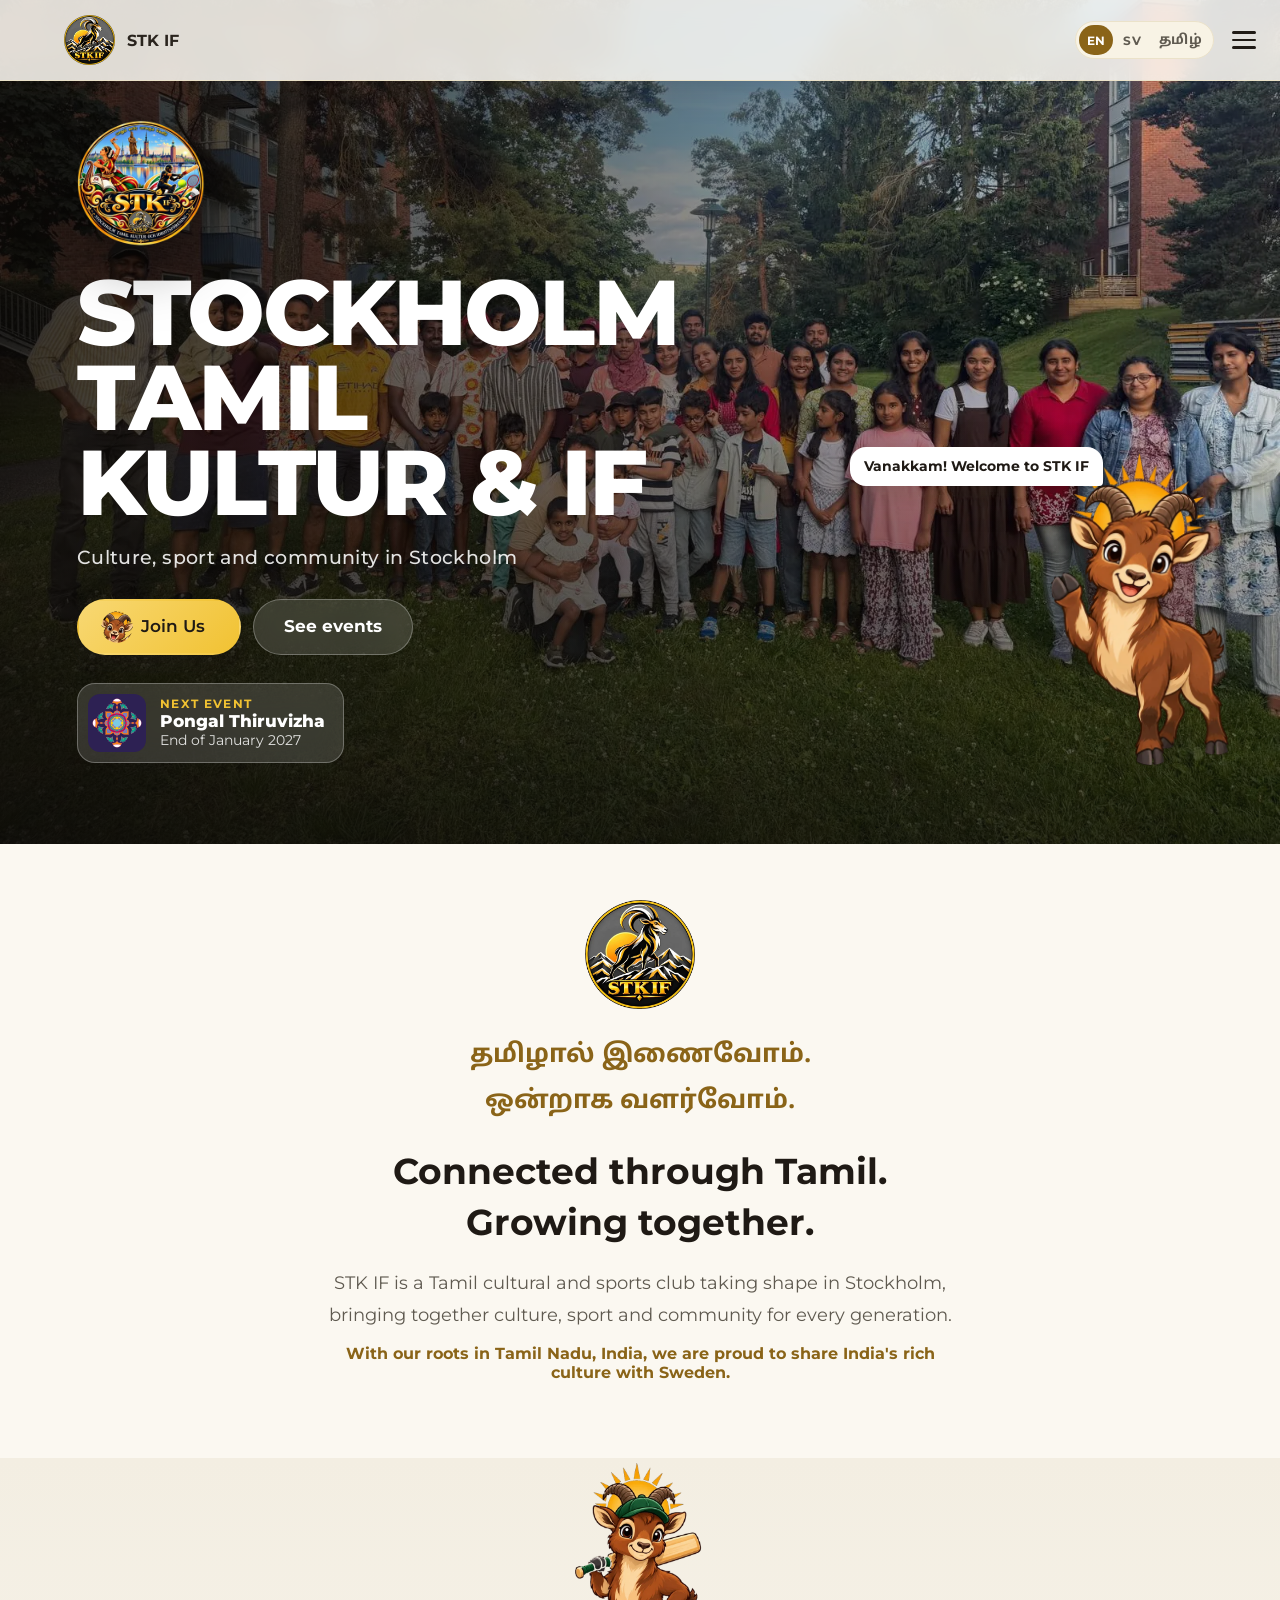
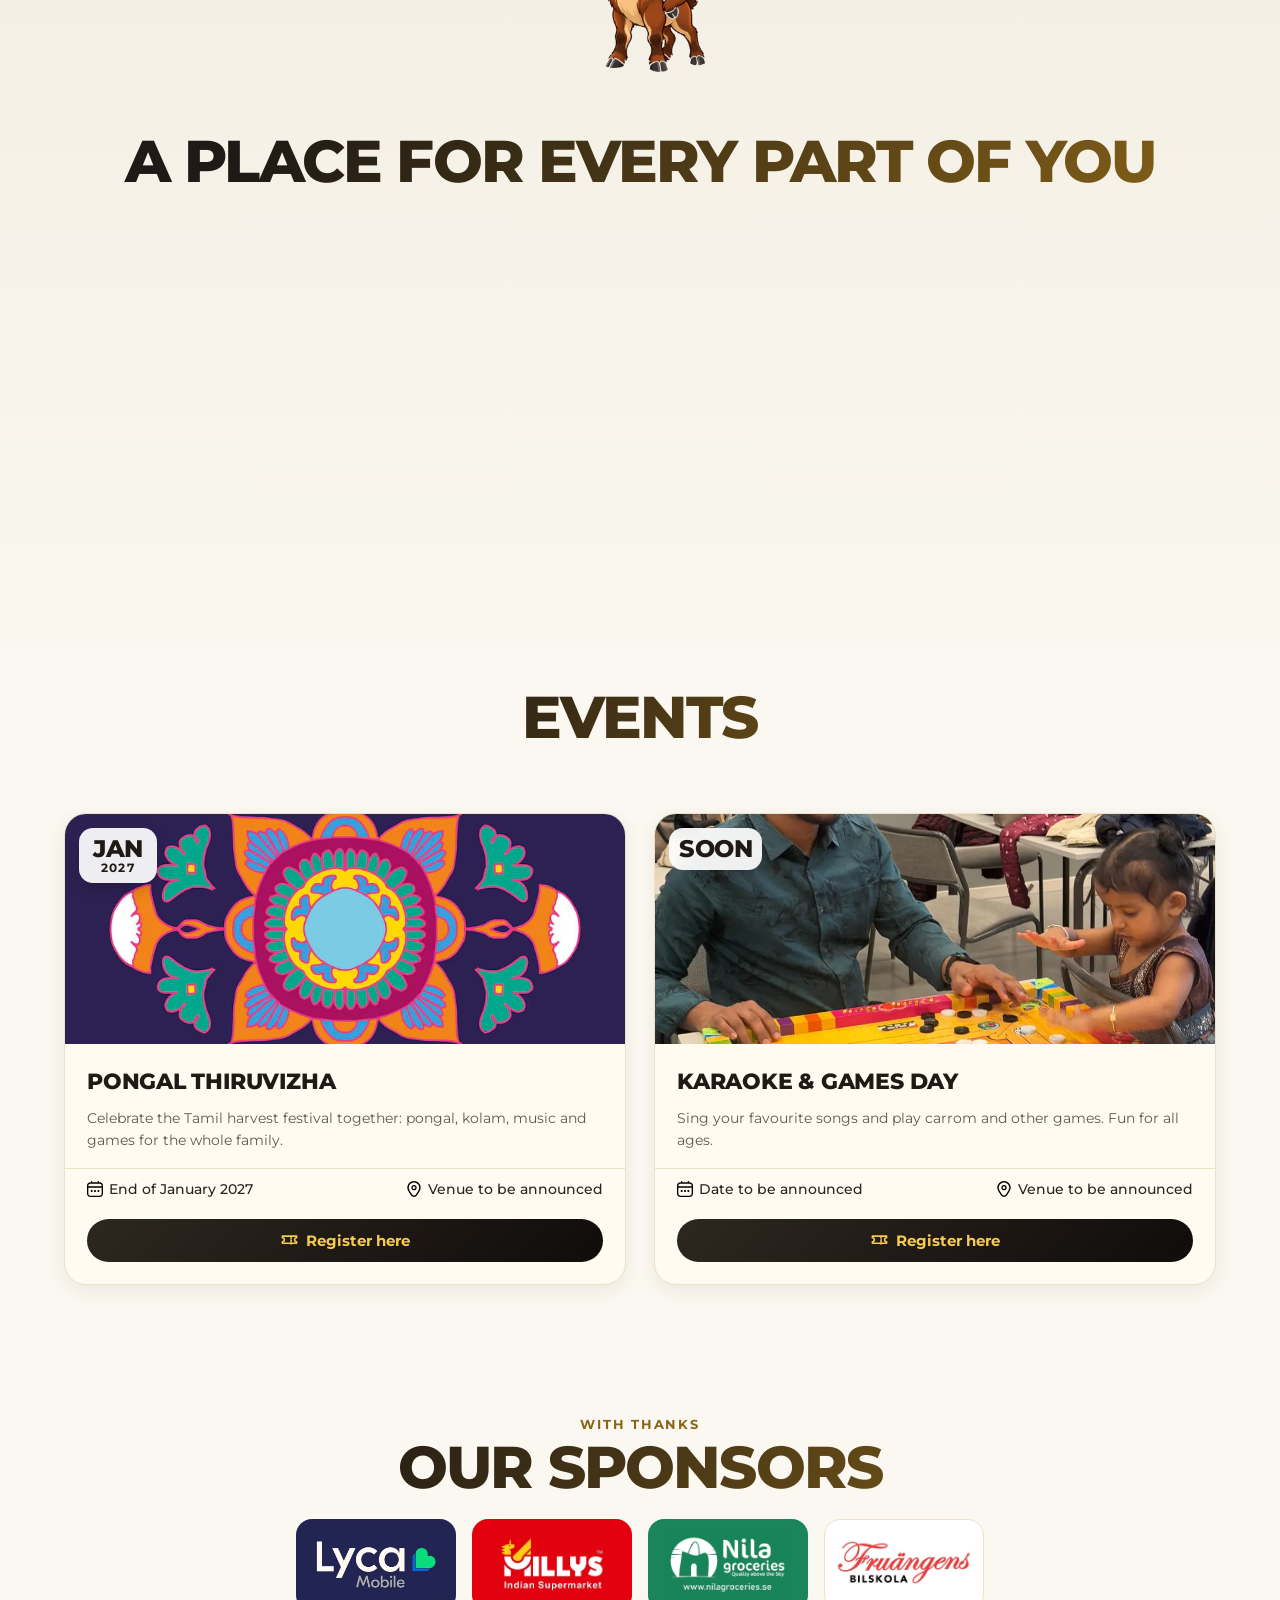
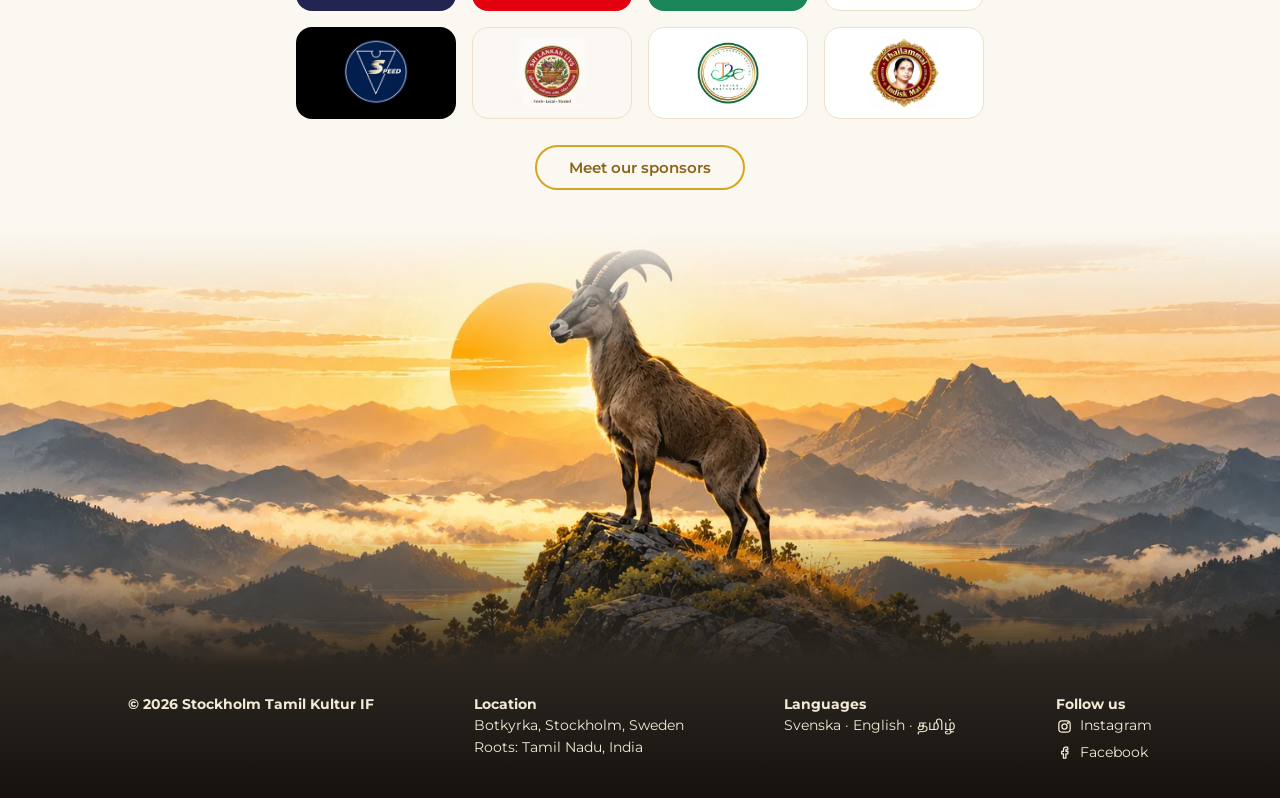
<file: index.html>
<!DOCTYPE html>
<html lang="en">
<head>
    <meta charset="UTF-8">
    <meta name="viewport" content="width=device-width, initial-scale=1.0">
    <title>Stockholm Tamil Kultur &amp; IF | Tamil community in Stockholm, Sweden</title>
    <meta name="description" content="Tamil cultural and sports club in Stockholm with roots in Tamil Nadu, India. Events, Tamil classes, cricket, carrom and family days for the Tamil community in Sweden. Everyone is welcome.">
    <meta property="og:type" content="website">
    <meta property="og:site_name" content="Stockholm Tamil Kultur IF">
    <meta property="og:title" content="Stockholm Tamil Kultur &amp; IF | Tamil community in Stockholm, Sweden">
    <meta property="og:description" content="Tamil cultural and sports club in Stockholm with roots in Tamil Nadu, India. Events, Tamil classes, cricket, carrom and family days for the Tamil community in Sweden. Everyone is welcome.">
    <link rel="canonical" href="https://www.stkif.se/">
    <meta property="og:url" content="https://www.stkif.se/">
    <meta property="og:image" content="https://www.stkif.se/images/og-image.jpg">
    <meta property="og:image:width" content="1200">
    <meta property="og:image:height" content="630">
    <meta name="twitter:card" content="summary_large_image">
    <script type="application/ld+json">
    {
        "@context": "https://schema.org",
        "@type": "SportsOrganization",
        "name": "Stockholm Tamil Kultur och Idrottsförening",
        "alternateName": ["Stockholm Tamil Kultur & IF", "STK IF"],
        "description": "Tamil cultural and sports club in Stockholm, Sweden, with roots in Tamil Nadu, India.",
        "url": "https://www.stkif.se/",
        "logo": "https://www.stkif.se/images/logo.webp",
        "image": "https://www.stkif.se/images/og-image.jpg",
        "address": { "@type": "PostalAddress", "addressLocality": "Botkyrka", "addressRegion": "Stockholm", "addressCountry": "SE" },
        "areaServed": ["Botkyrka", "Stockholm", "Sweden"],
        "knowsLanguage": ["ta", "sv", "en"],
        "sameAs": ["https://www.instagram.com/sskvibessweden", "https://www.facebook.com/StockholmSuperKings"]
    }
    </script>
    <link rel="stylesheet" href="css/shared-styles.css?v=20261110-4">
    <link rel="stylesheet" href="css/index-styles.css?v=20261110-4">
    <link rel="stylesheet" href="css/events-styles.css?v=20261110-4">
    <link rel="stylesheet" href="css/poster-styles.css?v=20261110-4">
    <link rel="icon" type="image/png" href="images/favicon.png">
    <link rel="stylesheet" href="css/modern.css?v=20261110-4">
    <link rel="stylesheet" href="css/theme.css?v=20261110-4" id="theme-css">
    <link rel="stylesheet" href="css/mascots.css?v=20261110-4">
    <link rel="stylesheet" href="css/refresh.css?v=20261110-4">
</head>
<body>

<!-- Event poster popup -->
<div id="poster-overlay"></div>

<!-- Header-->

    <header>
        <div id="logo">
            <a class="logo-link" href="index.html" aria-label="STK IF home page">
                <img src="images/logo.webp" alt="Stockholm Tamil Kultur IF Logo">
                <span class="site-name">STK IF</span>
            </a>
            <img id="hamburguer-buttom"src="images/hamburg.button.svg" alt="Hamburger menu button">

        </div>
        <ul>
            <li><a href="index.html">Home</a></li>
            <li>|</li>
            <li><a href="events.html">Events</a></li>
            <li>|</li>
            <li><a href="about.html">About</a></li>
            <li>|</li>
            <li><a href="gallery.html">Gallery</a></li>
            <li>|</li>
            <li><a href="learn-tamil.html">Learn Tamil</a></li>
            <li>|</li>
            <li><a href="members.html">Members</a></li>
            <li>|</li>
            <li><a href="sponsors.html">Sponsors</a></li>
            <li>|</li>
            <li><a href="joinus.html">Join Us</a></li>
        </ul>

    </header>

<!-- Hero Image-->
    <section id="hero">
        <div class="hero-slideshow" aria-hidden="true"></div>
        <div class="hero-container">
            <span class="hero-crest-wrap"><img class="hero-crest" src="images/hero-logo.webp" alt="Stockholm Tamil Kultur och Idrottsförening crest"></span>
            <h1 class="hero-title" data-no-translate>Stockholm Tamil Kultur &amp; IF</h1>
            <p class="hero-subtitle">Culture, sport and community in Stockholm</p>

            <div class="hero-buttons">
                <a class="button button-register" href="joinus.html">Join Us</a>
                <a class="button button-ghost" href="events.html">See events</a>
            </div>

            <a class="hero-next-event" href="events.html">
                <img src="images/culture.avif" alt="">
                <div class="hero-next-text">
                    <div class="hero-next-label">Next event</div>
                    <div class="hero-next-title">Pongal Thiruvizha</div>
                    <div class="hero-next-date">End of January 2027</div>
                </div>
            </a>
        </div>

        <!-- Mascot: the Nilgiri tahr says hello (pictures in the "mascots" folder) -->
        <div class="hero-mascot" data-mascot="home-hero">
            <span class="mascot-bubble">Vanakkam! Welcome to STK IF</span>
        </div>
    </section>
<!-- Main Content -->

  <main id="index">

    <!-- About -->

    <section id="about">

        <div class="about-introduction">
            <img id="logo-main-aboutsection" src="images/logo.webp" alt="Stockholm Tamil Kultur IF Logo">
            <h2 class="tamil-heading" lang="ta"> தமிழால் இணைவோம்.<br>ஒன்றாக வளர்வோம்.</h2>

            <h2 class="introduction-heading">Connected through Tamil.<br>Growing together.</h2>

            <p class="about-description">STK IF is a Tamil cultural and sports club taking shape in Stockholm, bringing together culture, sport and community for every generation.</p>
            <p class="about-roots">With our roots in Tamil Nadu, India, we are proud to share India's rich culture with Sweden.</p>
        </div>
    </section>

    <!-- Activities -->

    <section id="activities">

        <span class="activities-mascot" data-mascot="home-activities"></span>
        <h2 class="section-title">A place for every part of you</h2>

        <div class="activity-card-container">
            <div class="activity-card">
            <img src="images/culture.avif" alt="Culture" class="activity-card-image">
            <h2>Culture</h2>
            <p>Music, dance and Tamil language — for children, youth and adults.</p>
        </div>

        <div class="activity-card">
            <img src="images/sports.jpg" alt="Sports" class="activity-card-image">
            <h2>Sports</h2>
            <p>Cricket, badminton, basketball, and more — for children, youth and adults.</p>
        </div>

        <div class="activity-card">
            <img src="images/youth.avif" alt="Youth" class="activity-card-image">
            <h2>Youth</h2>
            <p>Learn, Create, and Share — for children, youth and adults.</p>
        </div>

        <div class="activity-card">
            <img src="images/family.avif" alt="Family" class="activity-card-image">
            <h2>Family</h2>
            <p>Outdoor days and celebrations across generations.</p>
        </div>

        <div class="activity-card">
            <img src="images/community.webp" alt="Community" class="activity-card-image">
            <h2>Community</h2>
            <p>Swedish–Tamil exchange for newcomers, volunteers and everyone.</p>
        </div>

    </section>

    <!-- Events -->

    <section id="events-header">
        <h2 id="events-h2" class="section-title">Events</h2>
    </section>

        <!-- Events Cards Grid -->
        <section id="events">
            <div class="div-all-event-cards">

                <!-- Card 1 -->
                <div class="event-card-container">
                    <span class="card-date" data-no-translate><b>JAN</b>2027</span>
                    <img class="event-card-image" src="images/culture.avif" alt="Pongal Thiruvizha">
                    <div class="card-txt-container">
                        <h2 class="card-title">PONGAL THIRUVIZHA</h2>
                        <p class="card-txt">Celebrate the Tamil harvest festival together: pongal, kolam, music and games for the whole family.</p>
                    </div>
                    <div class="card-time-hour-container">
                        <div class="card-svg-container">
                            <img class="card-calendar-svg" src="images/fi-rr-calendar.svg" alt="Calendar icon">
                            <p class="card-hour">End of January 2027</p>
                        </div>
                        <div class="card-svg-container">
                            <img class="card-place-svg" src="images/fi-rr-marker.svg" alt="Location icon">
                            <p class="card-place">Venue to be announced</p>
                        </div>
                    </div>
                    <a class="card-button" href="joinus.html">Register here</a>
                </div>

                <!-- Card 2 -->
                <div class="event-card-container">
                    <span class="card-date"><b>Soon</b></span>
                    <img class="event-card-image" src="images/carrom-3.webp" alt="Karaoke and Games Day">
                    <div class="card-txt-container">
                        <h2 class="card-title">KARAOKE &amp; GAMES DAY</h2>
                        <p class="card-txt">Sing your favourite songs and play carrom and other games. Fun for all ages.</p>
                    </div>
                    <div class="card-time-hour-container">
                        <div class="card-svg-container">
                            <img class="card-calendar-svg" src="images/fi-rr-calendar.svg" alt="Calendar icon">
                            <p class="card-hour">Date to be announced</p>
                        </div>
                        <div class="card-svg-container">
                            <img class="card-place-svg" src="images/fi-rr-marker.svg" alt="Location icon">
                            <p class="card-place">Venue to be announced</p>
                        </div>
                    </div>
                    <a class="card-button" href="joinus.html">Register here</a>
                </div>

            </div>
        </section>

    <!-- Sponsors: logos come from sponsors/sponsors-list.js (see sponsors/README.md) -->
    <section id="home-sponsors" aria-labelledby="home-sponsors-title">
        <p class="sponsor-kicker">With thanks</p>
        <h2 id="home-sponsors-title" class="section-title">Our sponsors</h2>
        <div class="sponsor-grid" id="home-sponsor-grid"></div>
        <a class="button button-secondary" href="sponsors.html">Meet our sponsors</a>
    </section>
</main>

    <footer id="footer-eventpage">
        <div id="footer-container">
            <ul id="footer-copyright">
                <li class="footer-heading">© 2026 Stockholm Tamil Kultur IF</li>
            </ul>

            <ul id="footer-info">
                <li class="footer-heading">Location</li>
                <li>Botkyrka, Stockholm, Sweden</li>
                <li>Roots: Tamil Nadu, India</li>
            </ul>


            <ul>
                <li class="footer-heading">Languages</li>
                <li><span lang="sv"></span>Svenska · English · <span lang="ta">தமிழ்</span></li>
            </ul>
            <ul id="footer-social">
                <li class="footer-heading">Follow us</li>
                <li><a href="https://www.instagram.com/sskvibessweden" target="_blank" rel="noopener" data-icon="instagram">Instagram</a></li>
                <li><a href="https://www.facebook.com/StockholmSuperKings" target="_blank" rel="noopener" data-icon="facebook">Facebook</a></li>
            </ul>
        </div>

    </footer>

    <script src="js/slideshow.js?v=20261110-4"></script>
    <script src="js/hero-intro.js?v=20261110-4"></script>
    <script src="js/poster.js?v=20261110-4"></script>
    <script src="lang/languages.js?v=20261110-4"></script>
    <script src="js/i18n.js?v=20261110-4"></script>
    <script src="js/analytics.js?v=20261110-4"></script>
    <script src="mascots/mascot-list.js?v=20261110-4"></script>
    <script src="sponsors/sponsors-list.js?v=20261110-4"></script>
    <script src="js/sponsors.js?v=20261110-4"></script>
    <script src="js/site.js?v=20261110-4"></script>
</body>
</html>
</file>
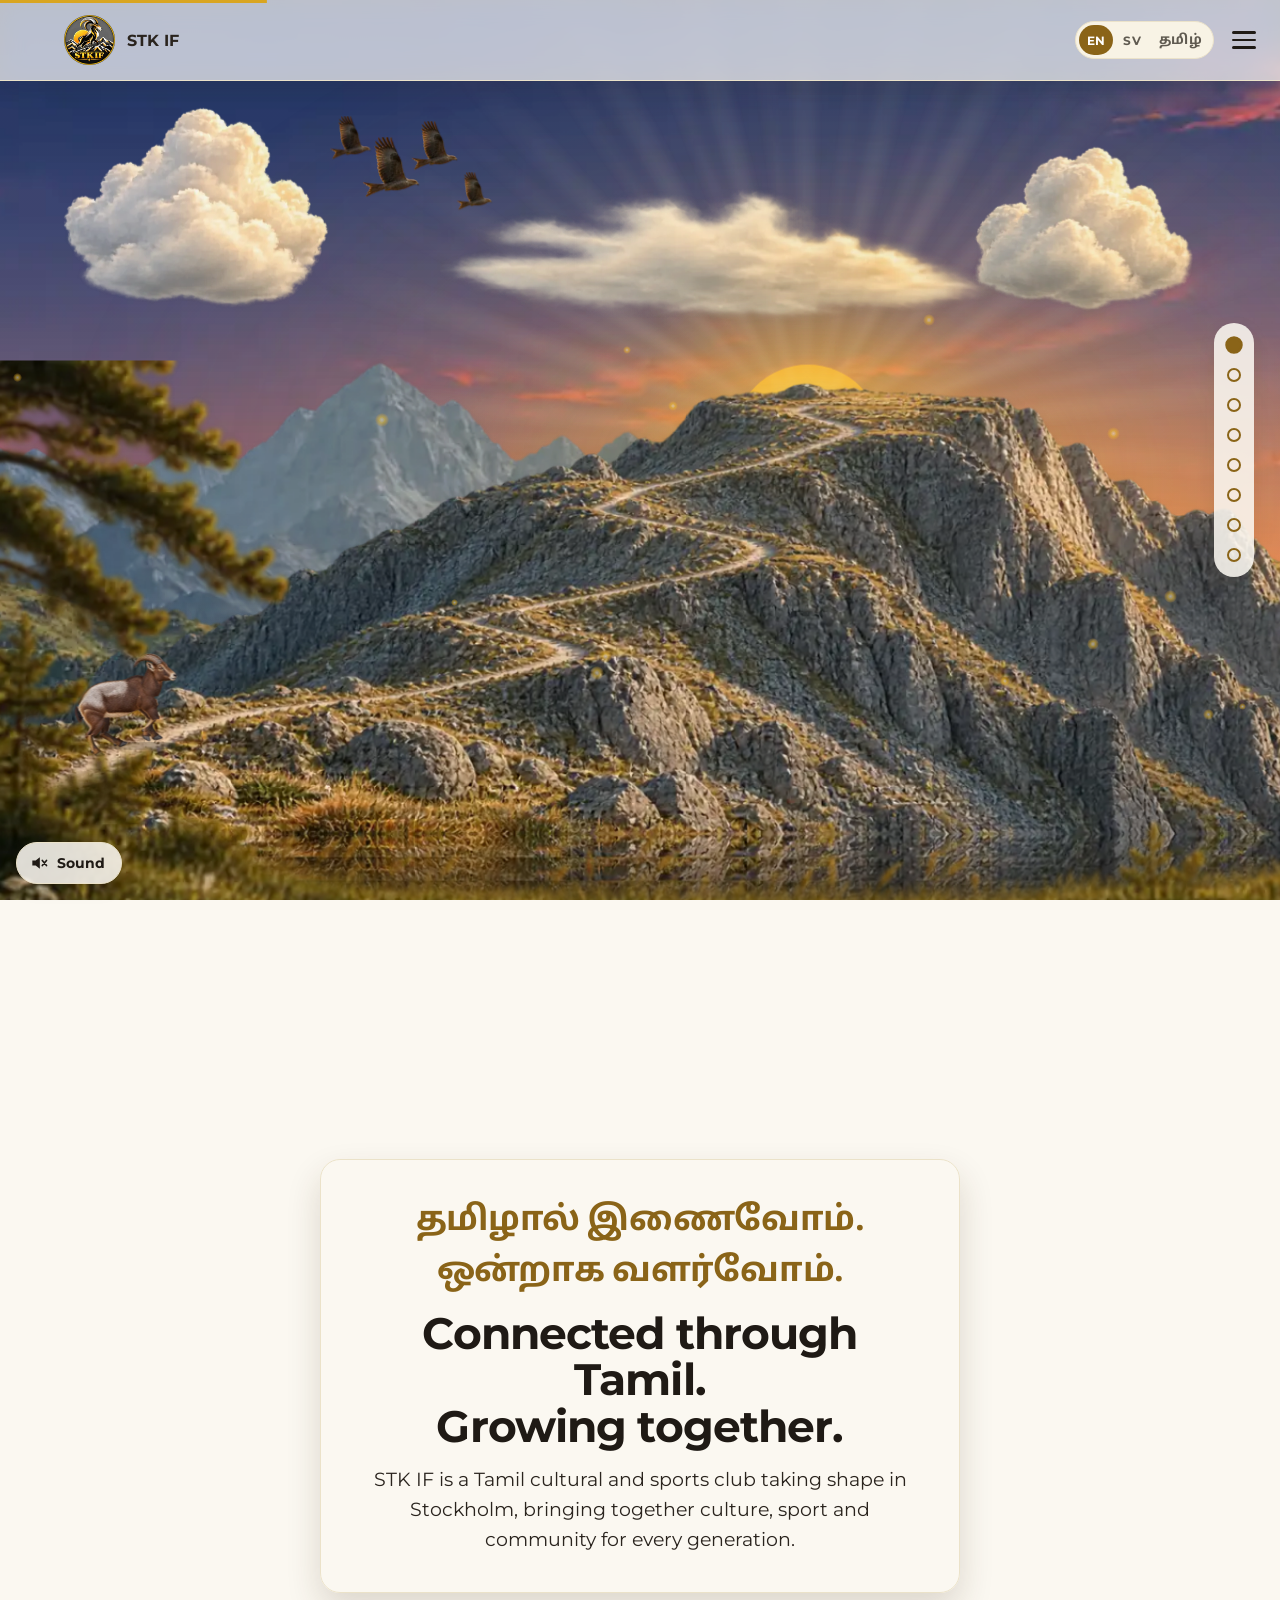
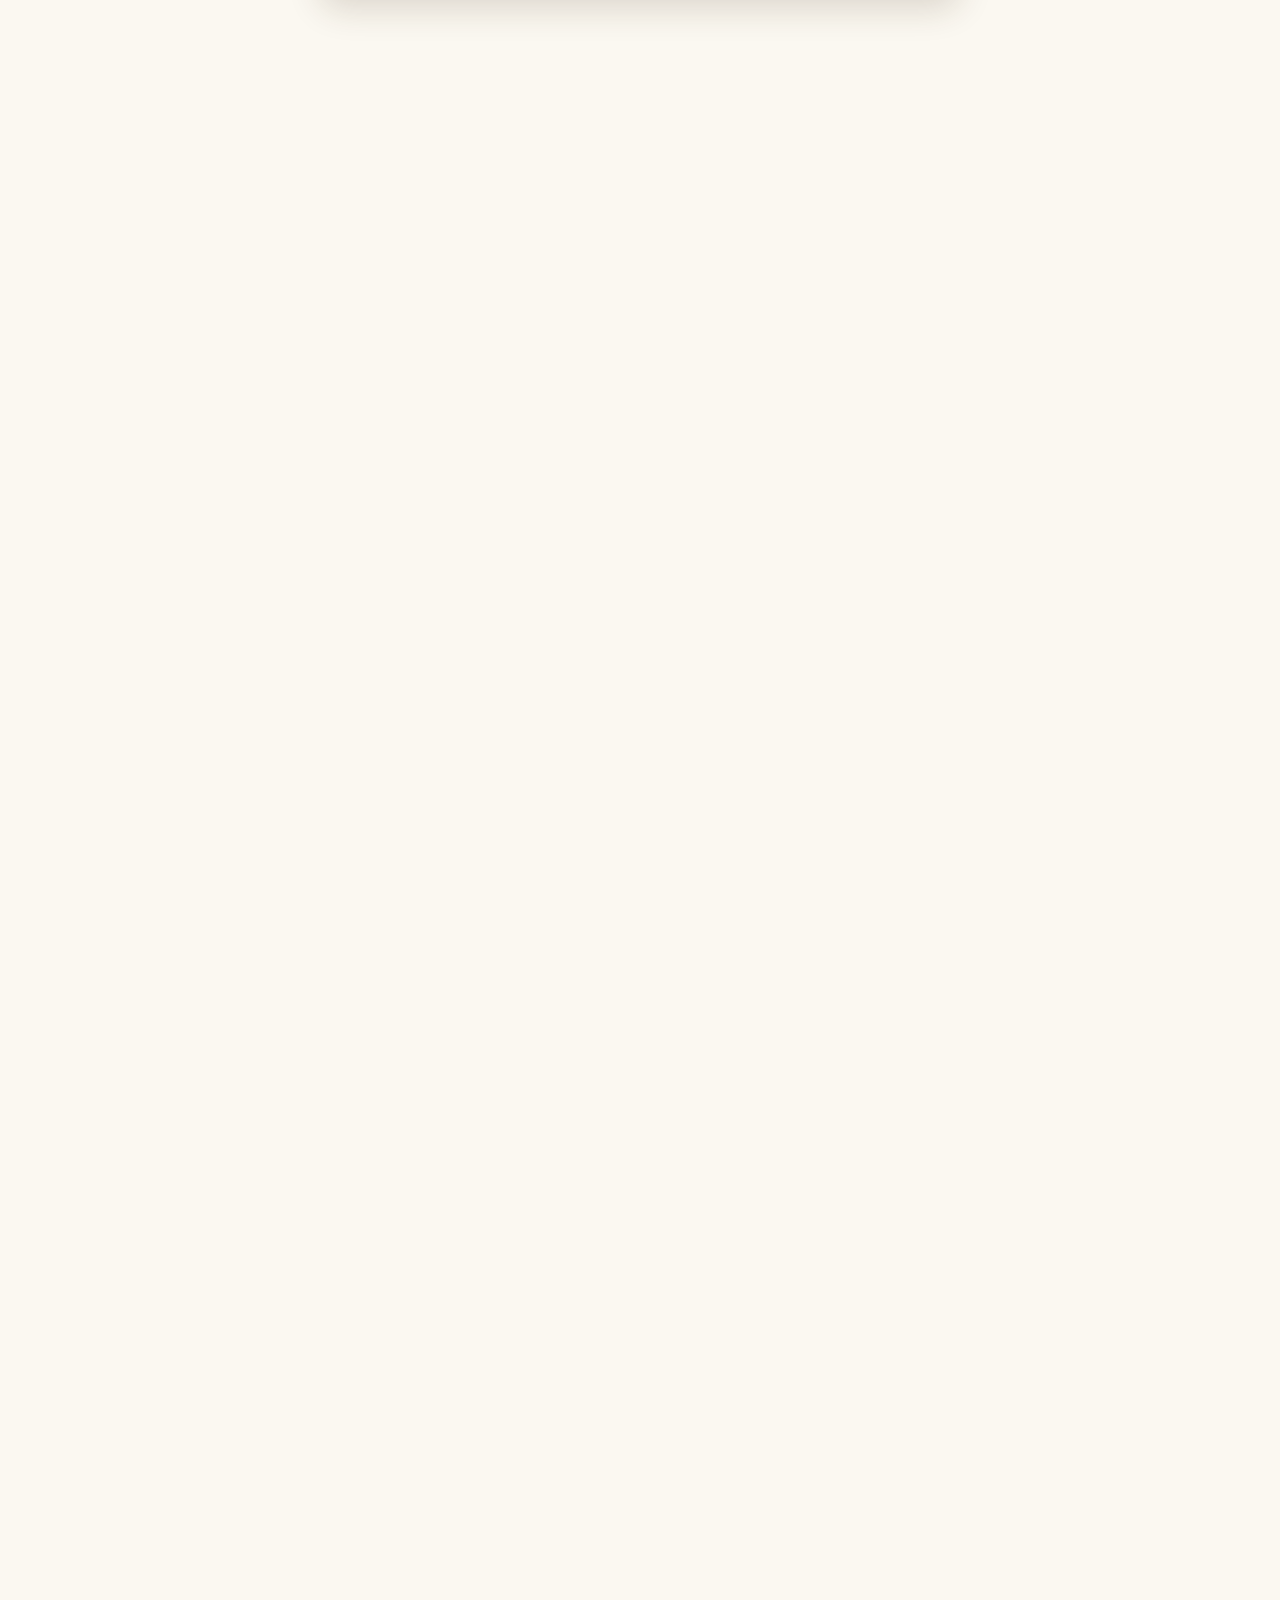
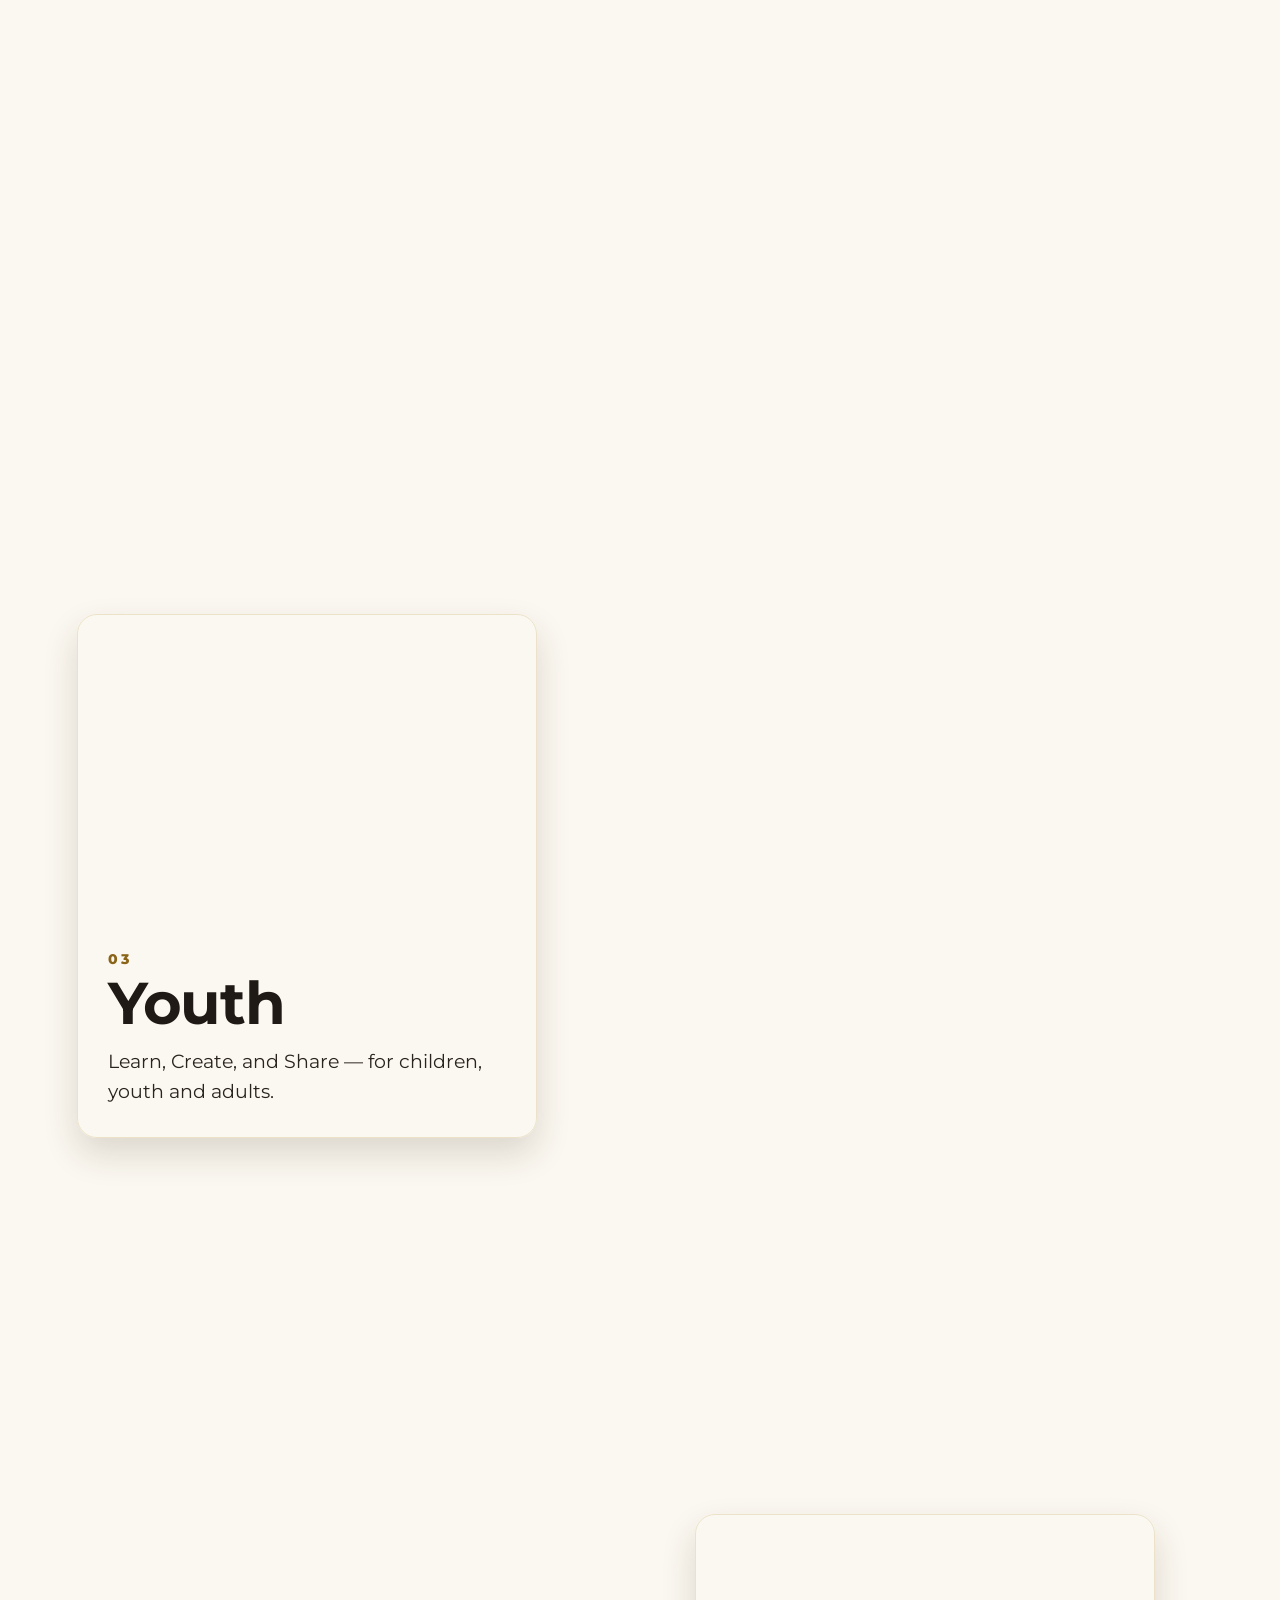
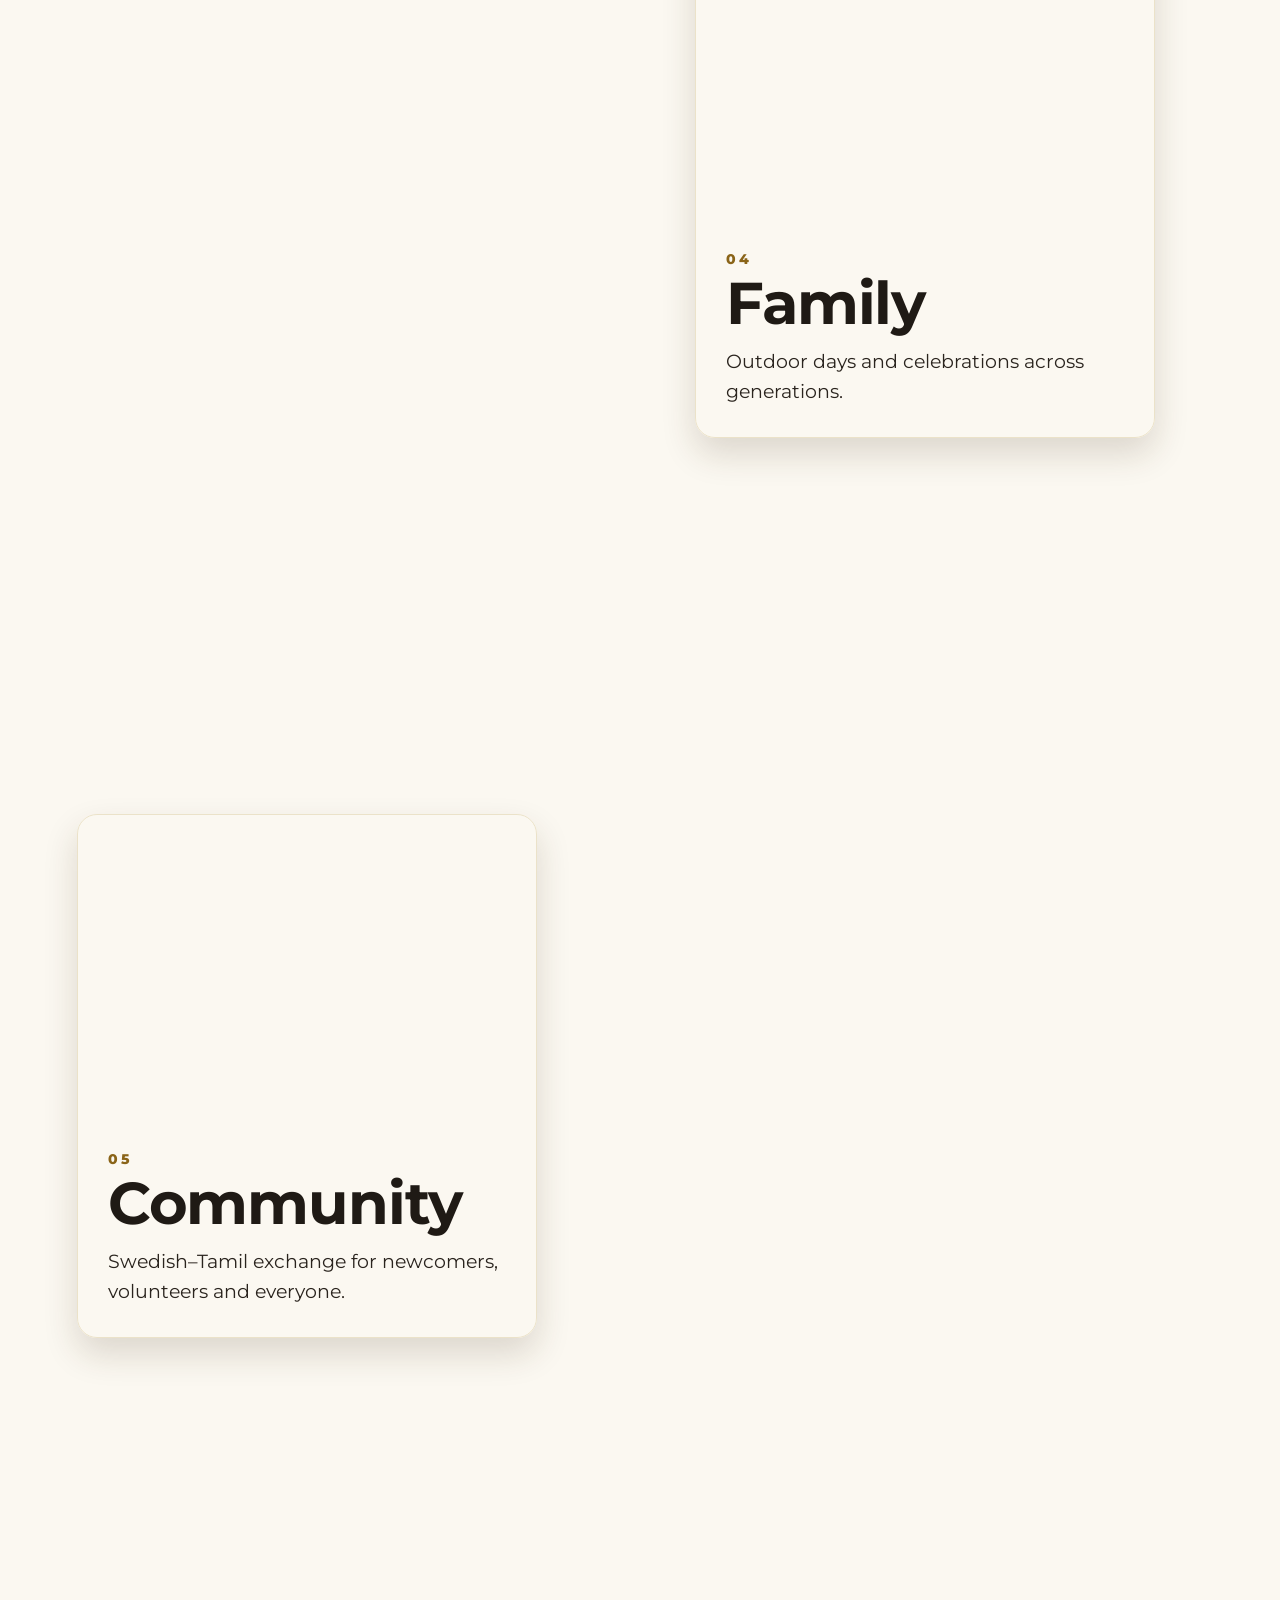
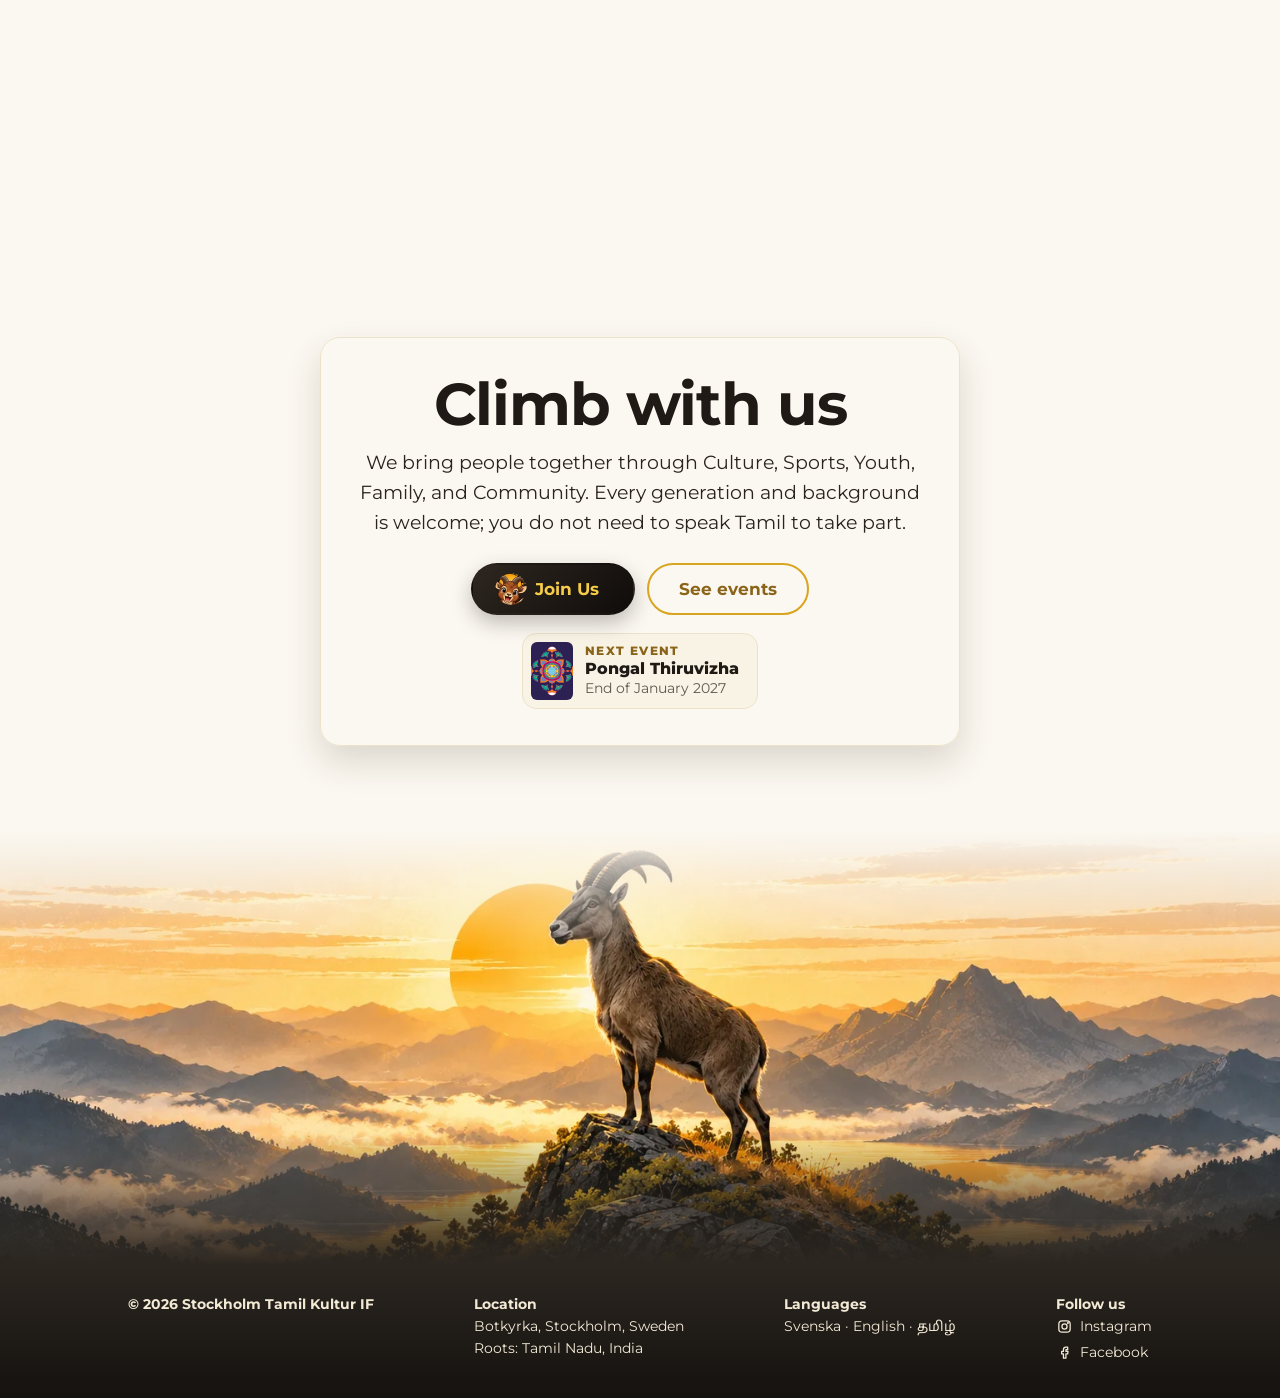
<file: climb/index.html>
<!DOCTYPE html>
<html lang="en">
<head>
    <meta charset="UTF-8">
    <meta name="viewport" content="width=device-width, initial-scale=1.0">
    <title>The Climb | Stockholm Tamil Kultur &amp; IF</title>
    <meta name="robots" content="noindex">
    <!-- Short address for The Climb: /climb/ forwards to experience.html -->
    <link rel="canonical" href="../experience.html">
    <meta http-equiv="refresh" content="0; url=../experience.html">
    <script>location.replace("../experience.html" + location.search + location.hash);</script>
</head>
<body>
    <p><a href="../experience.html">Go to The Climb</a></p>
</body>
</html>
</file>
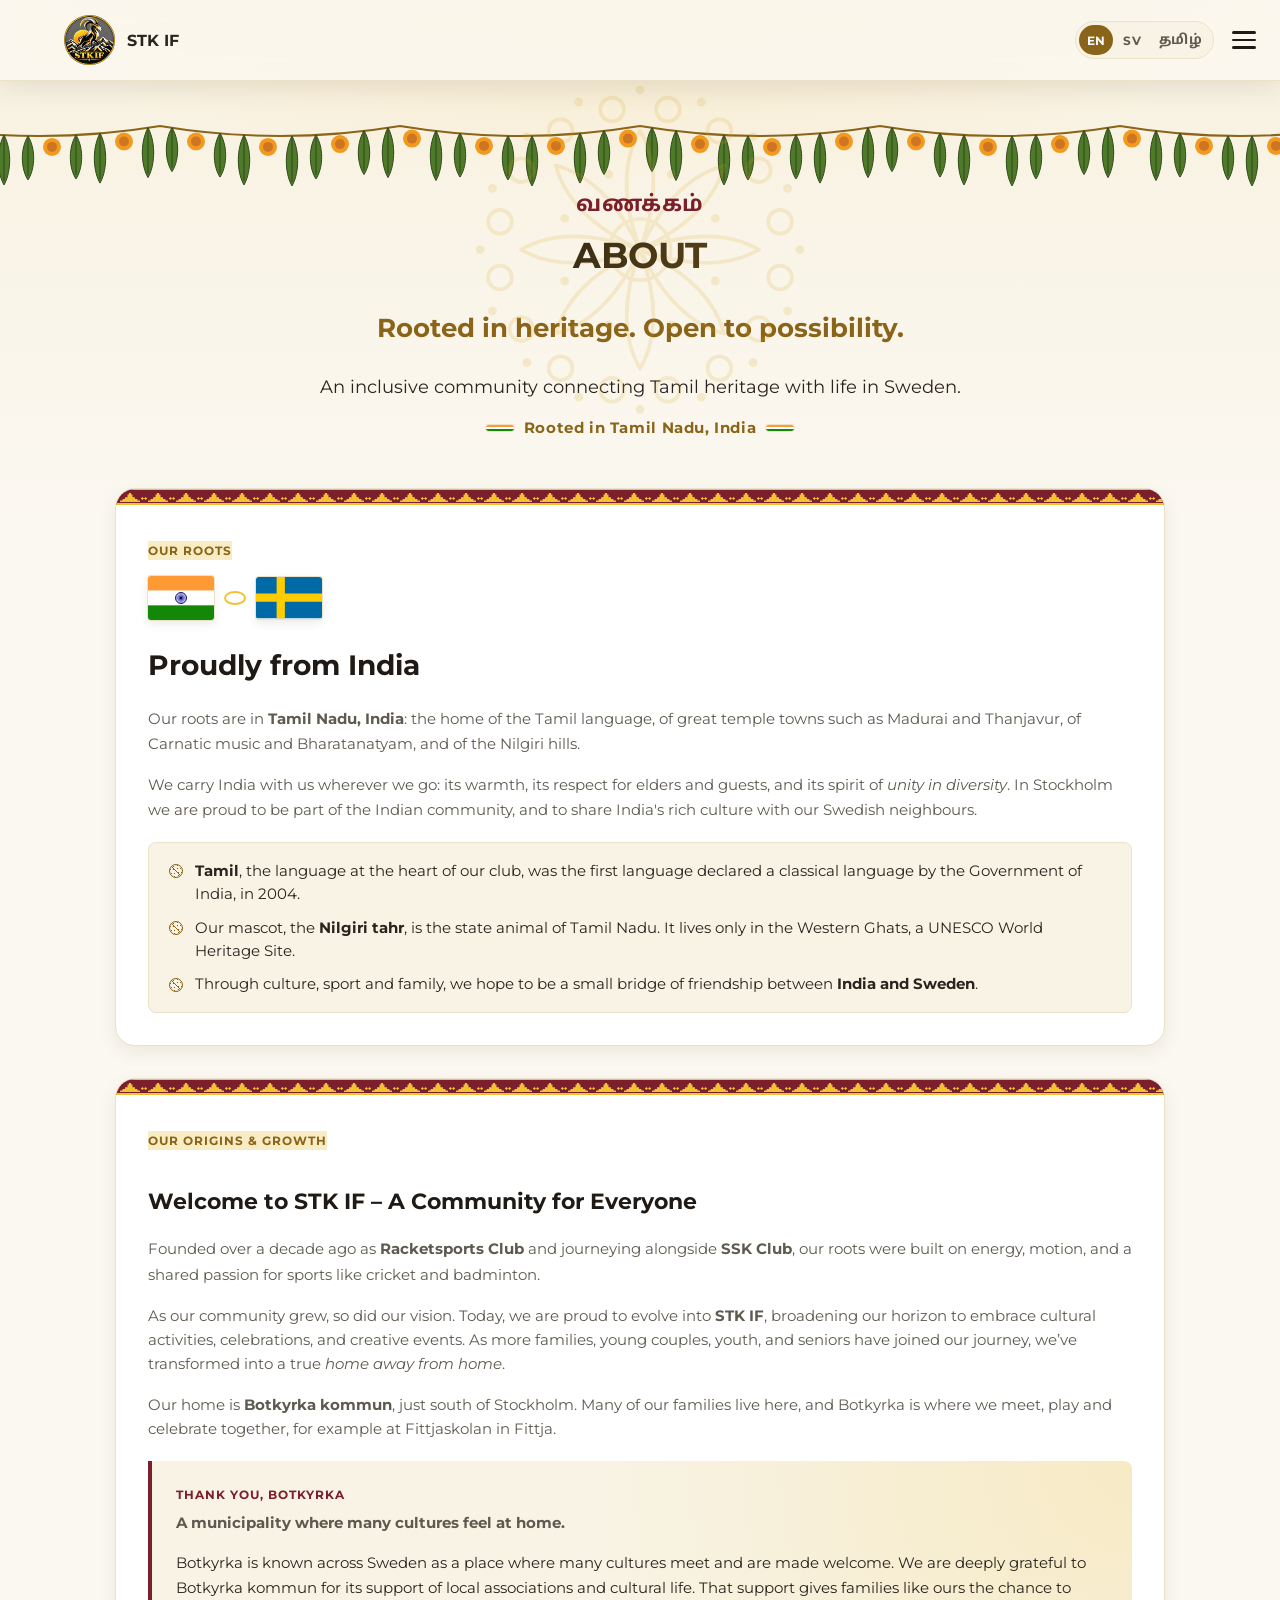
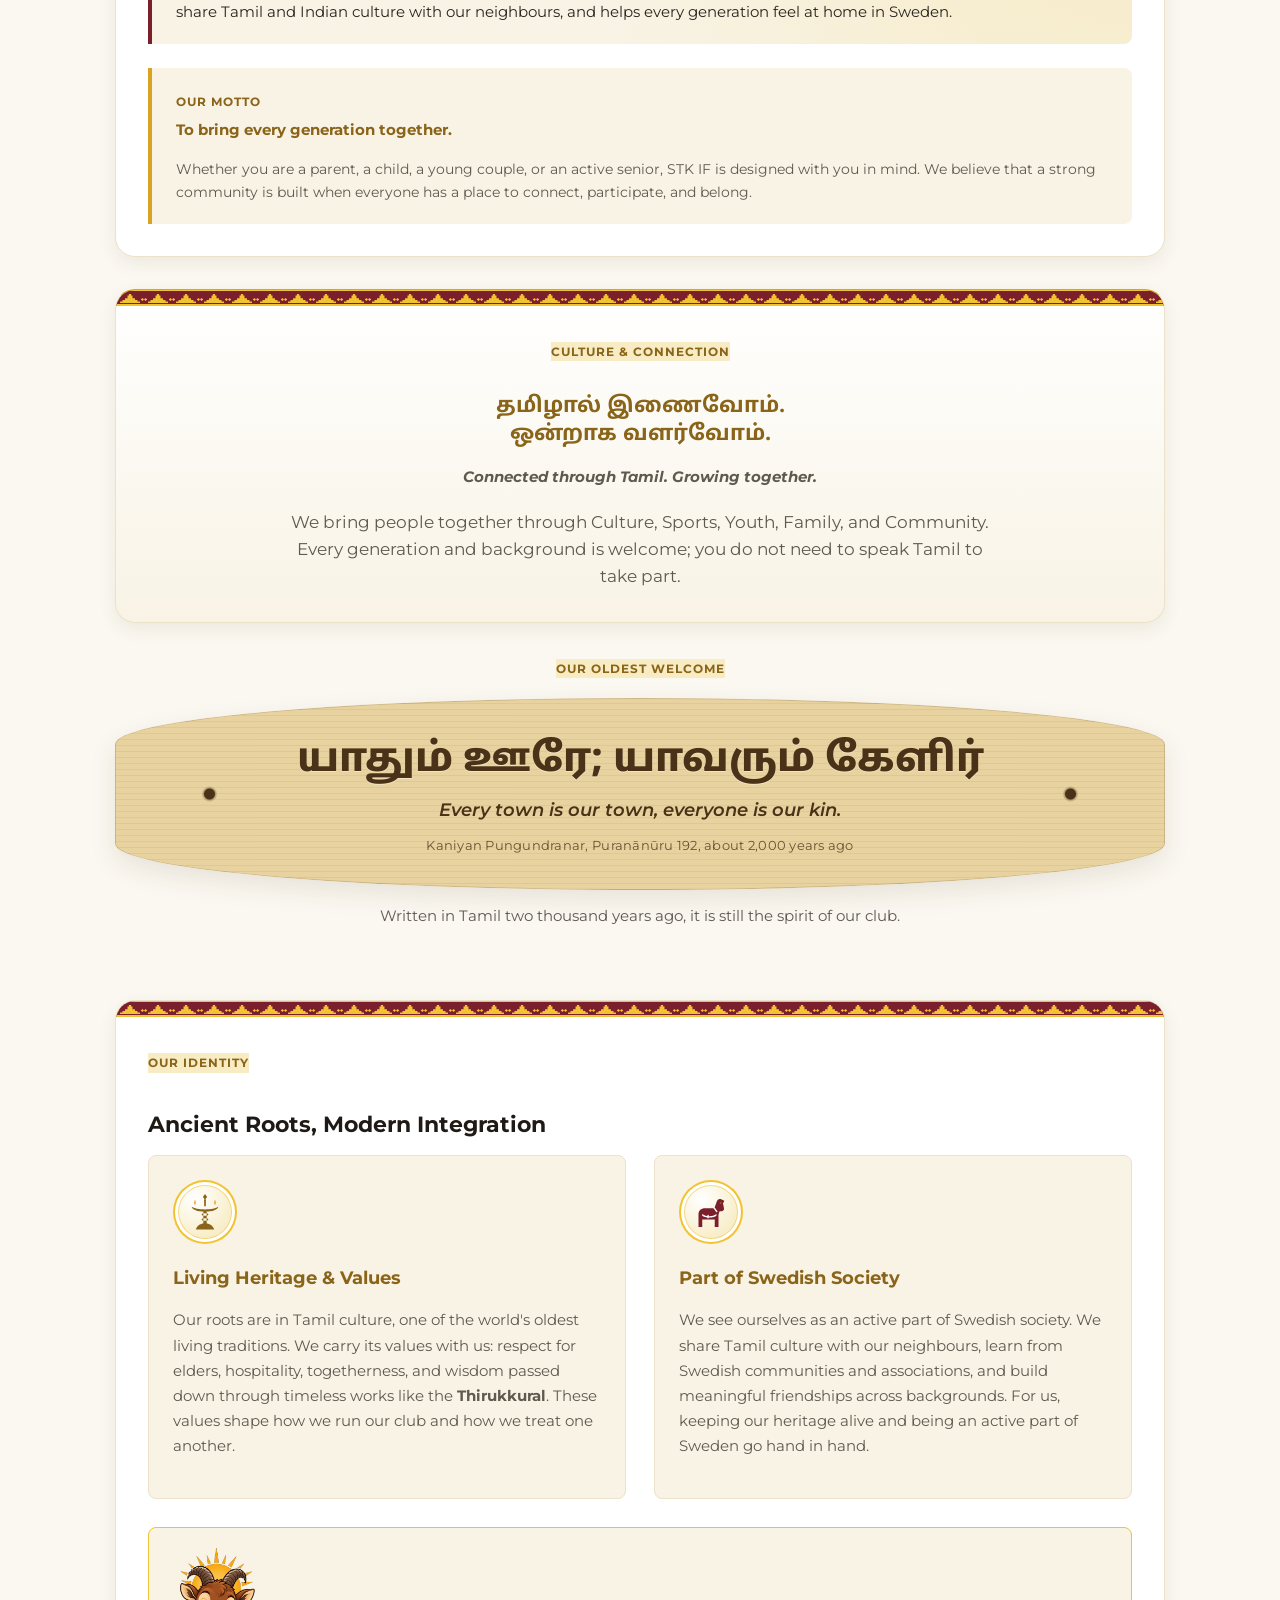
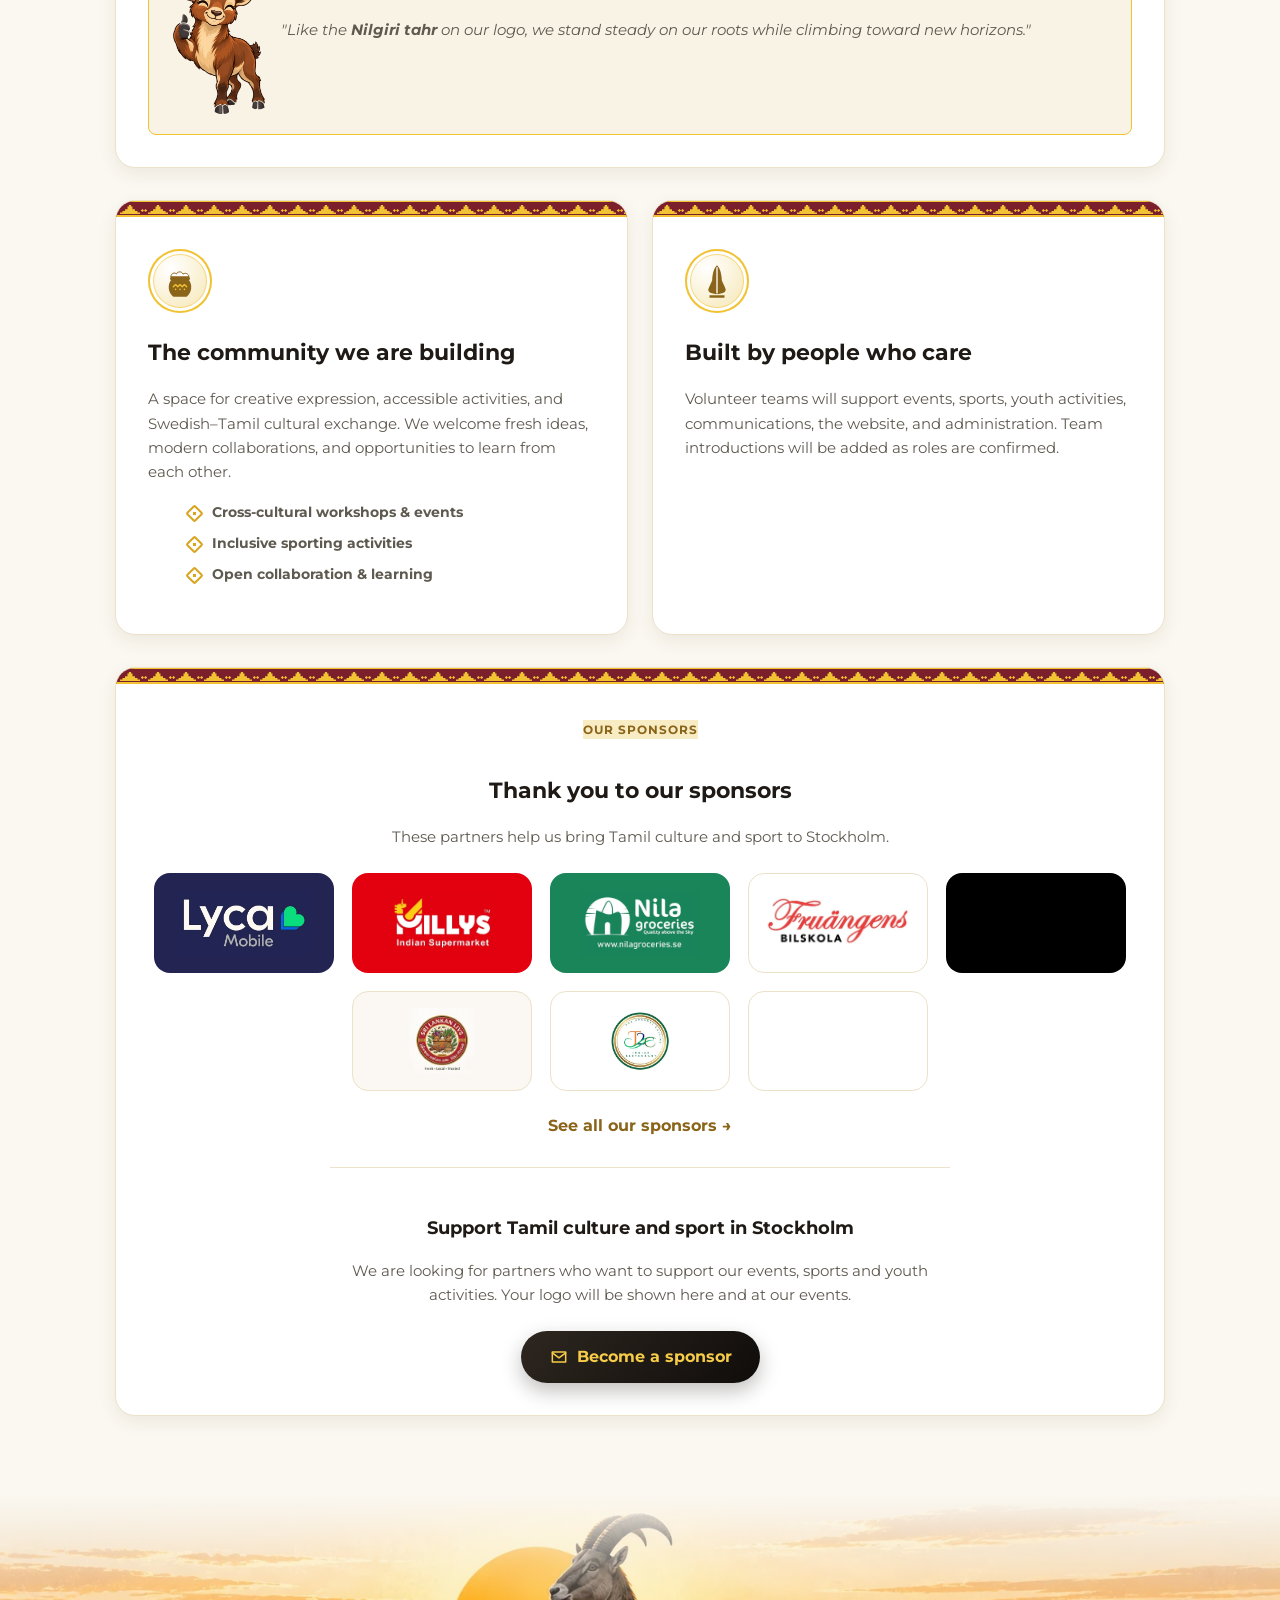
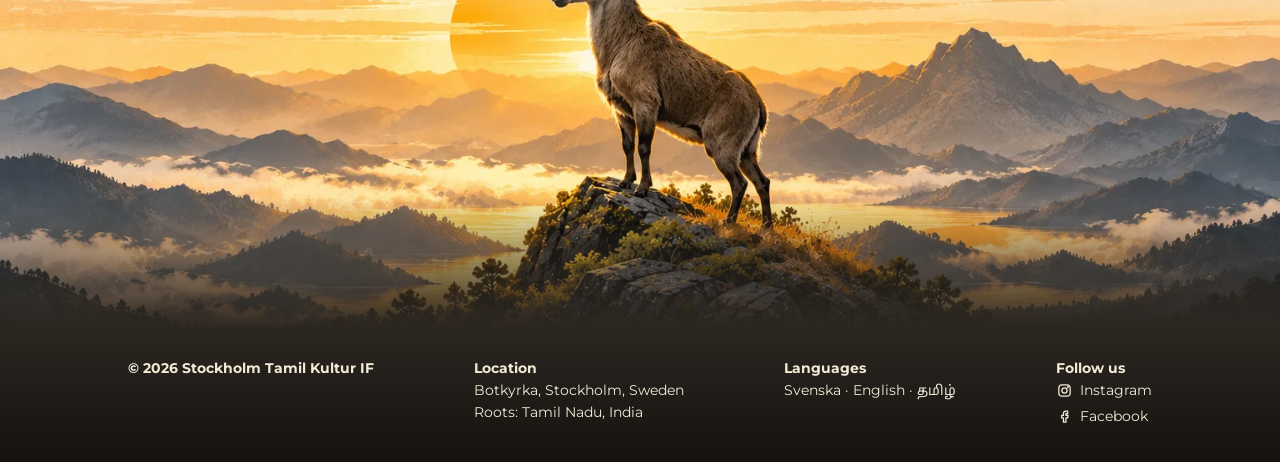
<file: about.html>
<!DOCTYPE html>
<html lang="en">
<head>
    <meta charset="UTF-8">
    <meta name="viewport" content="width=device-width, initial-scale=1.0">
    <title>About us | Stockholm Tamil Kultur &amp; IF</title>
    <meta name="description" content="Stockholm Tamil Kultur &amp; IF is a Tamil cultural and sports club in Botkyrka, Stockholm, with roots in Tamil Nadu, India, bringing the Tamil community together.">
    <meta property="og:type" content="website">
    <meta property="og:site_name" content="Stockholm Tamil Kultur IF">
    <meta property="og:title" content="About us | Stockholm Tamil Kultur &amp; IF">
    <meta property="og:description" content="Stockholm Tamil Kultur &amp; IF is a Tamil cultural and sports club in Botkyrka, Stockholm, with roots in Tamil Nadu, India, bringing the Tamil community together.">
    <link rel="canonical" href="https://www.stkif.se/about.html">
    <meta property="og:url" content="https://www.stkif.se/about.html">
    <meta property="og:image" content="https://www.stkif.se/images/og-image.jpg">
    <meta property="og:image:width" content="1200">
    <meta property="og:image:height" content="630">
    <meta name="twitter:card" content="summary_large_image">
    <link rel="stylesheet" href="css/shared-styles.css?v=20261110-4">
    <link rel="stylesheet" href="css/about-styles.css?v=20261110-4">
    <link rel="icon" type="image/png" href="images/favicon.png">
    <link rel="stylesheet" href="css/modern.css?v=20261110-4">
    <link rel="stylesheet" href="css/theme.css?v=20261110-4" id="theme-css">
    <link rel="stylesheet" href="css/mascots.css?v=20261110-4">
    <link rel="stylesheet" href="css/refresh.css?v=20261110-4">
</head>
<body>

<!-- Header-->

    <header>
        <div id="logo">
            <a class="logo-link" href="index.html" aria-label="STK IF home page">
                <img src="images/logo.webp" alt="Stockholm Tamil Kultur IF Logo">
                <span class="site-name">STK IF</span>
            </a>
        </div>
        <ul>
            <li><a href="index.html">Home</a></li>
            <li>|</li>
            <li><a href="events.html">Events</a></li>
            <li>|</li>
            <li><a href="about.html">About</a></li>
            <li>|</li>
            <li><a href="gallery.html">Gallery</a></li>
            <li>|</li>
            <li><a href="learn-tamil.html">Learn Tamil</a></li>
            <li>|</li>
            <li><a href="members.html">Members</a></li>
            <li>|</li>
            <li><a href="sponsors.html">Sponsors</a></li>
            <li>|</li>
            <li><a href="joinus.html">Join Us</a></li>
        </ul>
        <img id="hamburguer-buttom" src="images/hamburg.button.svg" alt="Hamburger menu button">

    </header>


    <main id="about-page">
    <section class="about-section">
        <!-- Thoranam: a garland of mango leaves and marigolds, hung over Tamil doorways to welcome guests -->
        <svg class="thoranam" viewBox="0 0 1440 70" preserveAspectRatio="xMidYMin slice" aria-hidden="true" focusable="false"><path class="thoranam-cord" d="M0 14 Q120 34 240 14 Q360 34 480 14 Q600 34 720 14 Q840 34 960 14 Q1080 34 1200 14 Q1320 34 1440 14"/><path class="leaf" d="M12 15.6 C3 31 6 50.8 12 59.6 C18 50.8 21 31 12 15.6 Z M12 17.6 V55.6"/><path class="leaf" d="M36 18.5 C27 36 30 58.5 36 68.5 C42 58.5 45 36 36 18.5 Z M36 20.5 V64.5"/><path class="leaf" d="M84 22.9 C75 40.4 78 62.9 84 72.9 C90 62.9 93 40.4 84 22.9 Z M84 24.9 V68.9"/><path class="leaf" d="M108 23.9 C99 39.3 102 59.1 108 67.9 C114 59.1 117 39.3 108 23.9 Z M108 25.9 V63.9"/><path class="leaf" d="M156 22.9 C147 38.3 150 58.1 156 66.9 C162 58.1 165 38.3 156 22.9 Z M156 24.9 V62.9"/><path class="leaf" d="M180 21.1 C171 38.6 174 61.1 180 71.1 C186 61.1 189 38.6 180 21.1 Z M180 23.1 V67.1"/><path class="leaf" d="M228 15.6 C219 33.1 222 55.6 228 65.6 C234 55.6 237 33.1 228 15.6 Z M228 17.6 V61.6"/><path class="leaf" d="M252 15.6 C243 31 246 50.8 252 59.6 C258 50.8 261 31 252 15.6 Z M252 17.6 V55.6"/><path class="leaf" d="M300 21.1 C291 36.5 294 56.3 300 65.1 C306 56.3 309 36.5 300 21.1 Z M300 23.1 V61.1"/><path class="leaf" d="M324 22.9 C315 40.4 318 62.9 324 72.9 C330 62.9 333 40.4 324 22.9 Z M324 24.9 V68.9"/><path class="leaf" d="M372 23.9 C363 41.4 366 63.9 372 73.9 C378 63.9 381 41.4 372 23.9 Z M372 25.9 V69.9"/><path class="leaf" d="M396 22.9 C387 38.3 390 58.1 396 66.9 C402 58.1 405 38.3 396 22.9 Z M396 24.9 V62.9"/><path class="leaf" d="M444 18.5 C435 33.9 438 53.7 444 62.5 C450 53.7 453 33.9 444 18.5 Z M444 20.5 V58.5"/><path class="leaf" d="M468 15.6 C459 33.1 462 55.6 468 65.6 C474 55.6 477 33.1 468 15.6 Z M468 17.6 V61.6"/><path class="leaf" d="M516 18.5 C507 36 510 58.5 516 68.5 C522 58.5 525 36 516 18.5 Z M516 20.5 V64.5"/><path class="leaf" d="M540 21.1 C531 36.5 534 56.3 540 65.1 C546 56.3 549 36.5 540 21.1 Z M540 23.1 V61.1"/><path class="leaf" d="M588 23.9 C579 39.3 582 59.1 588 67.9 C594 59.1 597 39.3 588 23.9 Z M588 25.9 V63.9"/><path class="leaf" d="M612 23.9 C603 41.4 606 63.9 612 73.9 C618 63.9 621 41.4 612 23.9 Z M612 25.9 V69.9"/><path class="leaf" d="M660 21.1 C651 38.6 654 61.1 660 71.1 C666 61.1 669 38.6 660 21.1 Z M660 23.1 V67.1"/><path class="leaf" d="M684 18.5 C675 33.9 678 53.7 684 62.5 C690 53.7 693 33.9 684 18.5 Z M684 20.5 V58.5"/><path class="leaf" d="M732 15.6 C723 31 726 50.8 732 59.6 C738 50.8 741 31 732 15.6 Z M732 17.6 V55.6"/><path class="leaf" d="M756 18.5 C747 36 750 58.5 756 68.5 C762 58.5 765 36 756 18.5 Z M756 20.5 V64.5"/><path class="leaf" d="M804 22.9 C795 40.4 798 62.9 804 72.9 C810 62.9 813 40.4 804 22.9 Z M804 24.9 V68.9"/><path class="leaf" d="M828 23.9 C819 39.3 822 59.1 828 67.9 C834 59.1 837 39.3 828 23.9 Z M828 25.9 V63.9"/><path class="leaf" d="M876 22.9 C867 38.3 870 58.1 876 66.9 C882 58.1 885 38.3 876 22.9 Z M876 24.9 V62.9"/><path class="leaf" d="M900 21.1 C891 38.6 894 61.1 900 71.1 C906 61.1 909 38.6 900 21.1 Z M900 23.1 V67.1"/><path class="leaf" d="M948 15.6 C939 33.1 942 55.6 948 65.6 C954 55.6 957 33.1 948 15.6 Z M948 17.6 V61.6"/><path class="leaf" d="M972 15.6 C963 31 966 50.8 972 59.6 C978 50.8 981 31 972 15.6 Z M972 17.6 V55.6"/><path class="leaf" d="M1020 21.1 C1011 36.5 1014 56.3 1020 65.1 C1026 56.3 1029 36.5 1020 21.1 Z M1020 23.1 V61.1"/><path class="leaf" d="M1044 22.9 C1035 40.4 1038 62.9 1044 72.9 C1050 62.9 1053 40.4 1044 22.9 Z M1044 24.9 V68.9"/><path class="leaf" d="M1092 23.9 C1083 41.4 1086 63.9 1092 73.9 C1098 63.9 1101 41.4 1092 23.9 Z M1092 25.9 V69.9"/><path class="leaf" d="M1116 22.9 C1107 38.3 1110 58.1 1116 66.9 C1122 58.1 1125 38.3 1116 22.9 Z M1116 24.9 V62.9"/><path class="leaf" d="M1164 18.5 C1155 33.9 1158 53.7 1164 62.5 C1170 53.7 1173 33.9 1164 18.5 Z M1164 20.5 V58.5"/><path class="leaf" d="M1188 15.6 C1179 33.1 1182 55.6 1188 65.6 C1194 55.6 1197 33.1 1188 15.6 Z M1188 17.6 V61.6"/><path class="leaf" d="M1236 18.5 C1227 36 1230 58.5 1236 68.5 C1242 58.5 1245 36 1236 18.5 Z M1236 20.5 V64.5"/><path class="leaf" d="M1260 21.1 C1251 36.5 1254 56.3 1260 65.1 C1266 56.3 1269 36.5 1260 21.1 Z M1260 23.1 V61.1"/><path class="leaf" d="M1308 23.9 C1299 39.3 1302 59.1 1308 67.9 C1314 59.1 1317 39.3 1308 23.9 Z M1308 25.9 V63.9"/><path class="leaf" d="M1332 23.9 C1323 41.4 1326 63.9 1332 73.9 C1338 63.9 1341 41.4 1332 23.9 Z M1332 25.9 V69.9"/><path class="leaf" d="M1380 21.1 C1371 38.6 1374 61.1 1380 71.1 C1386 61.1 1389 38.6 1380 21.1 Z M1380 23.1 V67.1"/><path class="leaf" d="M1404 18.5 C1395 33.9 1398 53.7 1404 62.5 C1410 53.7 1413 33.9 1404 18.5 Z M1404 20.5 V58.5"/><g class="marigold" transform="translate(60 32.1)"><circle r="9"/><circle class="marigold-in" r="5"/></g><g class="marigold" transform="translate(132 34.9)"><circle r="9"/><circle class="marigold-in" r="5"/></g><g class="marigold" transform="translate(204 29.5)"><circle r="9"/><circle class="marigold-in" r="5"/></g><g class="marigold" transform="translate(276 29.5)"><circle r="9"/><circle class="marigold-in" r="5"/></g><g class="marigold" transform="translate(348 34.9)"><circle r="9"/><circle class="marigold-in" r="5"/></g><g class="marigold" transform="translate(420 32.1)"><circle r="9"/><circle class="marigold-in" r="5"/></g><g class="marigold" transform="translate(492 26.6)"><circle r="9"/><circle class="marigold-in" r="5"/></g><g class="marigold" transform="translate(564 33.9)"><circle r="9"/><circle class="marigold-in" r="5"/></g><g class="marigold" transform="translate(636 33.9)"><circle r="9"/><circle class="marigold-in" r="5"/></g><g class="marigold" transform="translate(708 26.6)"><circle r="9"/><circle class="marigold-in" r="5"/></g><g class="marigold" transform="translate(780 32.1)"><circle r="9"/><circle class="marigold-in" r="5"/></g><g class="marigold" transform="translate(852 34.9)"><circle r="9"/><circle class="marigold-in" r="5"/></g><g class="marigold" transform="translate(924 29.5)"><circle r="9"/><circle class="marigold-in" r="5"/></g><g class="marigold" transform="translate(996 29.5)"><circle r="9"/><circle class="marigold-in" r="5"/></g><g class="marigold" transform="translate(1068 34.9)"><circle r="9"/><circle class="marigold-in" r="5"/></g><g class="marigold" transform="translate(1140 32.1)"><circle r="9"/><circle class="marigold-in" r="5"/></g><g class="marigold" transform="translate(1212 26.6)"><circle r="9"/><circle class="marigold-in" r="5"/></g><g class="marigold" transform="translate(1284 33.9)"><circle r="9"/><circle class="marigold-in" r="5"/></g><g class="marigold" transform="translate(1356 33.9)"><circle r="9"/><circle class="marigold-in" r="5"/></g><g class="marigold" transform="translate(1428 26.6)"><circle r="9"/><circle class="marigold-in" r="5"/></g></svg>
        <div class="about-content">
           <section class="about-header">
            <!-- Kolam: the rice-flour pattern drawn at Tamil doorsteps each morning -->
            <svg class="kolam kolam--hero" viewBox="0 0 200 200" aria-hidden="true" focusable="false"><path class="kolam-line" d="M100 100 Q143.1 84.3 170 100 Q143.1 115.7 100 100 M100 100 Q141.5 119.4 149.5 149.5 Q119.4 141.5 100 100 M100 100 Q115.7 143.1 100 170 Q84.3 143.1 100 100 M100 100 Q80.6 141.5 50.5 149.5 Q58.5 119.4 100 100 M100 100 Q56.9 115.7 30 100 Q56.9 84.3 100 100 M100 100 Q58.5 80.6 50.5 50.5 Q80.6 58.5 100 100 M100 100 Q84.3 56.9 100 30 Q115.7 56.9 100 100 M100 100 Q119.4 58.5 149.5 50.5 Q141.5 80.6 100 100 M189.4 116.4 a7 7 0 1 0 -14 0 a7 7 0 1 0 14 0 M176.8 146.7 a7 7 0 1 0 -14 0 a7 7 0 1 0 14 0 M153.7 169.8 a7 7 0 1 0 -14 0 a7 7 0 1 0 14 0 M123.4 182.4 a7 7 0 1 0 -14 0 a7 7 0 1 0 14 0 M90.6 182.4 a7 7 0 1 0 -14 0 a7 7 0 1 0 14 0 M60.3 169.8 a7 7 0 1 0 -14 0 a7 7 0 1 0 14 0 M37.2 146.7 a7 7 0 1 0 -14 0 a7 7 0 1 0 14 0 M24.6 116.4 a7 7 0 1 0 -14 0 a7 7 0 1 0 14 0 M24.6 83.6 a7 7 0 1 0 -14 0 a7 7 0 1 0 14 0 M37.2 53.3 a7 7 0 1 0 -14 0 a7 7 0 1 0 14 0 M60.3 30.2 a7 7 0 1 0 -14 0 a7 7 0 1 0 14 0 M90.6 17.6 a7 7 0 1 0 -14 0 a7 7 0 1 0 14 0 M123.4 17.6 a7 7 0 1 0 -14 0 a7 7 0 1 0 14 0 M153.7 30.2 a7 7 0 1 0 -14 0 a7 7 0 1 0 14 0 M176.8 53.3 a7 7 0 1 0 -14 0 a7 7 0 1 0 14 0 M189.4 83.6 a7 7 0 1 0 -14 0 a7 7 0 1 0 14 0"/><circle class="kolam-ring" cx="100" cy="100" r="18"/><circle class="kolam-dot" cx="144.3" cy="118.4" r="2.6"/><circle class="kolam-dot" cx="118.4" cy="144.3" r="2.6"/><circle class="kolam-dot" cx="81.6" cy="144.3" r="2.6"/><circle class="kolam-dot" cx="55.7" cy="118.4" r="2.6"/><circle class="kolam-dot" cx="55.7" cy="81.6" r="2.6"/><circle class="kolam-dot" cx="81.6" cy="55.7" r="2.6"/><circle class="kolam-dot" cx="118.4" cy="55.7" r="2.6"/><circle class="kolam-dot" cx="144.3" cy="81.6" r="2.6"/><circle class="kolam-dot" cx="194" cy="100" r="2.6"/><circle class="kolam-dot" cx="186.8" cy="136" r="2.6"/><circle class="kolam-dot" cx="166.5" cy="166.5" r="2.6"/><circle class="kolam-dot" cx="136" cy="186.8" r="2.6"/><circle class="kolam-dot" cx="100" cy="194" r="2.6"/><circle class="kolam-dot" cx="64" cy="186.8" r="2.6"/><circle class="kolam-dot" cx="33.5" cy="166.5" r="2.6"/><circle class="kolam-dot" cx="13.2" cy="136" r="2.6"/><circle class="kolam-dot" cx="6" cy="100" r="2.6"/><circle class="kolam-dot" cx="13.2" cy="64" r="2.6"/><circle class="kolam-dot" cx="33.5" cy="33.5" r="2.6"/><circle class="kolam-dot" cx="64" cy="13.2" r="2.6"/><circle class="kolam-dot" cx="100" cy="6" r="2.6"/><circle class="kolam-dot" cx="136" cy="13.2" r="2.6"/><circle class="kolam-dot" cx="166.5" cy="33.5" r="2.6"/><circle class="kolam-dot" cx="186.8" cy="64" r="2.6"/><circle class="kolam-dot" cx="100" cy="100" r="2.6"/></svg>
            <p class="about-vanakkam" lang="ta" data-no-translate>வணக்கம்</p>
            <h1 id="about-h1">ABOUT</h1>
            </section>
            <h2>Rooted in heritage. Open to possibility.</h2>
            <p class="about-lead">An inclusive community connecting Tamil heritage with life in Sweden.</p>
            <p class="about-roots">Rooted in Tamil Nadu, India</p>
        </div>
    </section>

    <section id="main-container">

        <!-- Our roots in India -->
        <section id="india" class="card india-card">
            <div class="card-badge">Our roots</div>
            <div class="india-flags" aria-hidden="false">
                <svg class="flag" viewBox="0 0 36 24" role="img" aria-label="Flag of India"><rect width="36" height="8" fill="#FF9933"/><rect y="8" width="36" height="8" fill="#FFFFFF"/><rect y="16" width="36" height="8" fill="#138808"/><circle cx="18" cy="12" r="3" fill="none" stroke="#000080" stroke-width="0.5"/><path d="M18 12 L20.90 12.00 M18 12 L20.80 12.75 M18 12 L20.51 13.45 M18 12 L20.05 14.05 M18 12 L19.45 14.51 M18 12 L18.75 14.80 M18 12 L18.00 14.90 M18 12 L17.25 14.80 M18 12 L16.55 14.51 M18 12 L15.95 14.05 M18 12 L15.49 13.45 M18 12 L15.20 12.75 M18 12 L15.10 12.00 M18 12 L15.20 11.25 M18 12 L15.49 10.55 M18 12 L15.95 9.95 M18 12 L16.55 9.49 M18 12 L17.25 9.20 M18 12 L18.00 9.10 M18 12 L18.75 9.20 M18 12 L19.45 9.49 M18 12 L20.05 9.95 M18 12 L20.51 10.55 M18 12 L20.80 11.25" stroke="#000080" stroke-width="0.25"/><circle cx="18" cy="12" r="0.6" fill="#000080"/></svg>
                <span class="india-knot" aria-hidden="true"></span>
                <svg class="flag" viewBox="0 0 32 20" role="img" aria-label="Flag of Sweden"><rect width="32" height="20" fill="#006AA7"/><rect x="10" width="4" height="20" fill="#FECC00"/><rect y="8" width="32" height="4" fill="#FECC00"/></svg>
            </div>
            <h2>Proudly from India</h2>
            <p class="lead-text">Our roots are in <strong>Tamil Nadu, India</strong>: the home of the Tamil language, of great temple towns such as Madurai and Thanjavur, of Carnatic music and Bharatanatyam, and of the Nilgiri hills.</p>
            <p>We carry India with us wherever we go: its warmth, its respect for elders and guests, and its spirit of <em>unity in diversity</em>. In Stockholm we are proud to be part of the Indian community, and to share India's rich culture with our Swedish neighbours.</p>
            <ul class="india-facts">
                <li><strong>Tamil</strong>, the language at the heart of our club, was the first language declared a classical language by the Government of India, in 2004.</li>
                <li>Our mascot, the <strong>Nilgiri tahr</strong>, is the state animal of Tamil Nadu. It lives only in the Western Ghats, a UNESCO World Heritage Site.</li>
                <li>Through culture, sport and family, we hope to be a small bridge of friendship between <strong>India and Sweden</strong>.</li>
            </ul>
        </section>

        <section id="history" class="card history-card">
            <div class="card-badge">Our Origins & Growth</div>
            <h2>Welcome to STK IF – A Community for Everyone</h2>
            
            <p class="lead-text">
                Founded over a decade ago as <strong>Racketsports Club</strong> and journeying alongside <strong>SSK Club</strong>, our roots were built on energy, motion, and a shared passion for sports like cricket and badminton.
            </p>
            
            <p>
                As our community grew, so did our vision. Today, we are proud to evolve into <strong>STK IF</strong>, broadening our horizon to embrace cultural activities, celebrations, and creative events. As more families, young couples, youth, and seniors have joined our journey, we’ve transformed into a true <em>home away from home</em>.
            </p>

            <p>
                Our home is <strong>Botkyrka kommun</strong>, just south of Stockholm. Many of our families live here, and Botkyrka is where we meet, play and celebrate together, for example at Fittjaskolan in Fittja.
            </p>

            <!-- Thanks to our home municipality -->
            <div class="botkyrka-banner">
                <span class="motto-label">Thank you, Botkyrka</span>
                <p class="botkyrka-quote">A municipality where many cultures feel at home.</p>
                <p class="botkyrka-sub">Botkyrka is known across Sweden as a place where many cultures meet and are made welcome. We are deeply grateful to Botkyrka kommun for its support of local associations and cultural life. That support gives families like ours the chance to share Tamil and Indian culture with our neighbours, and helps every generation feel at home in Sweden.</p>
            </div>

            <div class="motto-banner">
                <span class="motto-label">Our Motto</span>
                <p class="motto-quote">To bring every generation together.</p>
                <p class="motto-sub">Whether you are a parent, a child, a young couple, or an active senior, STK IF is designed with you in mind. We believe that a strong community is built when everyone has a place to connect, participate, and belong.</p>
            </div>
        </section>

        <section id="motto" class="card motto-card">
            <div class="motto-badge">Culture & Connection</div>
            <h2 class="tamil-text" lang="ta">தமிழால் இணைவோம்.<br>ஒன்றாக வளர்வோம்.</h2>
            <p class="translation">Connected through Tamil. Growing together.</p>
            <p class="description">
                We bring people together through Culture, Sports, Youth, Family, and Community. Every generation and background is welcome; you do not need to speak Tamil to take part.
            </p>
        </section>

        <!-- Olai chuvadi: a palm-leaf manuscript, the way Tamil poems were written down for centuries -->
        <section id="kin" class="olai-section" aria-labelledby="olai-title">
            <div class="card-badge" id="olai-title">Our oldest welcome</div>
            <figure class="olai">
                <blockquote>
                    <p class="olai-tamil" lang="ta" data-no-translate>யாதும் ஊரே; யாவரும் கேளிர்</p>
                    <p class="olai-english">Every town is our town, everyone is our kin.</p>
                </blockquote>
                <figcaption>Kaniyan Pungundranar, Puranānūru 192, about 2,000 years ago</figcaption>
            </figure>
            <p class="olai-note">Written in Tamil two thousand years ago, it is still the spirit of our club.</p>
        </section>

        <section id="heritage" class="card heritage-card">
            <div class="card-badge">Our Identity</div>
            <h2>Ancient Roots, Modern Integration</h2>
            
            <div class="heritage-grid">
                <div class="heritage-item">
                    <div class="heritage-icon"><svg class="about-icon" viewBox="0 0 48 48" aria-hidden="true" focusable="false"><path class="icon-flame" d="M12 15.5c-2-2.6-.3-5 0-6.6.4 1.6 2 4 0 6.6zM24 13c-2-2.6-.3-5 0-6.6.4 1.6 2 4 0 6.6zM36 15.5c-2-2.6-.3-5 0-6.6.4 1.6 2 4 0 6.6z"/><path class="icon-brass" d="M24 2.5l2.6 3.4L24 9l-2.6-3.1zM23 9h2v8h-2zM8 17.5c5 4.6 27 4.6 32 0-.6 4-6.6 6.2-16 6.2s-15.4-2.2-16-6.2zM22 23.5h4v14h-4zM20 27a4 1.6 0 1 0 8 0 4 1.6 0 1 0-8 0zM20 33a4 1.6 0 1 0 8 0 4 1.6 0 1 0-8 0zM13 45c1.5-5 6-7.6 11-7.6s9.5 2.6 11 7.6z"/></svg></div>
                    <h3>Living Heritage & Values</h3>
                    <p>
                        Our roots are in Tamil culture, one of the world's oldest living traditions. We carry its values with us: respect for elders, hospitality, togetherness, and wisdom passed down through timeless works like the <strong>Thirukkural</strong>. These values shape how we run our club and how we treat one another.
                    </p>
                </div>

                <div class="heritage-item">
                    <div class="heritage-icon"><svg class="about-icon" viewBox="0 0 48 48" aria-hidden="true" focusable="false"><path class="icon-silk" d="M9 42V27c0-5 3-7.5 8-7.5h11l3.2-8.6c.8-2.2 3-3.2 5-2.2l3.8 1.8-1.6 3.4 1.2 5.6c.4 2-1 3.5-3 3.5h-2.3L33 27v15h-4.5v-9h-15v9z"/><path class="icon-brass-line" d="M14 27.5c3 3 13 3 16 0M28 19.5l3 4M20.5 31v-3"/><circle class="icon-brass" cx="35.6" cy="13.2" r="1.2"/></svg></div>
                    <h3>Part of Swedish Society</h3>
                    <p>
                        We see ourselves as an active part of Swedish society. We share Tamil culture with our neighbours, learn from Swedish communities and associations, and build meaningful friendships across backgrounds. For us, keeping our heritage alive and being an active part of Sweden go hand in hand.
                    </p>
                </div>
            </div>

            <div class="emblem-box">
                <span class="emblem-mascot" data-mascot="about-emblem"></span>
                <p class="emblem-quote">
                    "Like the <strong>Nilgiri tahr</strong> on our logo, we stand steady on our roots while climbing toward new horizons."
                </p>
            </div>
        </section>

        <div class="grid-two-col">

            <section class="card">
                <div class="card-icon"><svg class="about-icon" viewBox="0 0 48 48" aria-hidden="true" focusable="false"><path class="icon-foam" d="M13 19c.3-4.6 4.8-5.6 6.6-3.4 1.4-3.2 6.6-3.6 8 .2 2.4-2.2 6.8-.6 7.2 3.2z"/><path class="icon-brass" d="M14 19h20a2 2 0 0 1 0 4H14a2 2 0 0 1 0-4zM13 23h22c4 6 3.4 14.6-3 20H16c-6.4-5.4-7-14-3-20z"/><path class="icon-kolam-line" d="M16 31l2.7-2.7 2.7 2.7 2.6-2.7 2.7 2.7 2.6-2.7 2.7 2.7"/><circle class="icon-kolam-dot" cx="18.7" cy="34" r="1"/><circle class="icon-kolam-dot" cx="24" cy="34" r="1"/><circle class="icon-kolam-dot" cx="29.3" cy="34" r="1"/></svg></div>
                <h2>The community we are building</h2>
                <p>
                    A space for creative expression, accessible activities, and Swedish–Tamil cultural exchange. We welcome fresh ideas, modern collaborations, and opportunities to learn from each other.
                </p>
                <ul class="feature-list">
                    <li>Cross-cultural workshops & events</li>
                    <li>Inclusive sporting activities</li>
                    <li>Open collaboration & learning</li>
                </ul>
            </section>

            <section class="card">
                <div class="card-icon"><svg class="about-icon" viewBox="0 0 48 48" aria-hidden="true" focusable="false"><path class="icon-brass" d="M24 5c-3.6 3.2-5.6 10.2-5.8 18.4L14 32.6c-1.2 2.6.2 5 2.8 5.8L23 40l1-1.4 1 1.4 6.2-1.6c2.6-.8 4-3.2 2.8-5.8l-4.2-9.2C29.6 15.2 27.6 8.2 24 5z"/><path class="icon-brass-line" d="M24 8v30"/><path class="icon-brass" d="M15 41h18v3H15z"/></svg></div>
                <h2>Built by people who care</h2>
                <p>
                    Volunteer teams will support events, sports, youth activities, communications, the website, and administration. Team introductions will be added as roles are confirmed.
                </p>
            </section>

        </div>

        <!-- Sponsors: the logos come from the "sponsors" folder. See sponsors/README.md to add one. -->
        <section id="sponsors" class="card sponsors-card">
            <div class="card-badge">Our Sponsors</div>
            <div class="sponsors-thanks">
                <h2>Thank you to our sponsors</h2>
                <p>These partners help us bring Tamil culture and sport to Stockholm.</p>
                <div class="sponsor-grid" id="sponsor-grid"></div>
                <a class="sponsors-all-link" href="sponsors.html">See all our sponsors →</a>
            </div>
            <div class="sponsor-cta">
                <h2 class="sponsor-cta-title">Support Tamil culture and sport in Stockholm</h2>
                <p>We are looking for partners who want to support our events, sports and youth activities. Your logo will be shown here and at our events.</p>
                <a class="button button-primary" data-icon="email" href="mailto:stockholmtamilkultur@gmail.com?subject=Sponsoring%20STK%20IF">Become a sponsor</a>
            </div>
        </section>

    </main>

    <footer id="footer-aboutpage">
        <div id="footer-container">
            <ul id="footer-copyright">
                <li class="footer-heading">© 2026 Stockholm Tamil Kultur IF</li>
            </ul>

            <ul id="footer-info">
                <li class="footer-heading">Location</li>
                <li>Botkyrka, Stockholm, Sweden</li>
                <li>Roots: Tamil Nadu, India</li>
            </ul>


            <ul>
                <li class="footer-heading">Languages</li>
                <li><span lang="sv"></span>Svenska · English · <span lang="ta">தமிழ்</span></li>
            </ul>
            <ul id="footer-social">
                <li class="footer-heading">Follow us</li>
                <li><a href="https://www.instagram.com/sskvibessweden" target="_blank" rel="noopener" data-icon="instagram">Instagram</a></li>
                <li><a href="https://www.facebook.com/StockholmSuperKings" target="_blank" rel="noopener" data-icon="facebook">Facebook</a></li>
            </ul>
        </div>

    </footer>
    <script src="sponsors/sponsors-list.js?v=20261110-4"></script>
    <script src="js/sponsors.js?v=20261110-4"></script>
    <script src="lang/languages.js?v=20261110-4"></script>
    <script src="js/i18n.js?v=20261110-4"></script>
    <script src="js/analytics.js?v=20261110-4"></script>
    <script src="mascots/mascot-list.js?v=20261110-4"></script>
    <script src="js/site.js?v=20261110-4"></script>
</body>
</html>
</file>
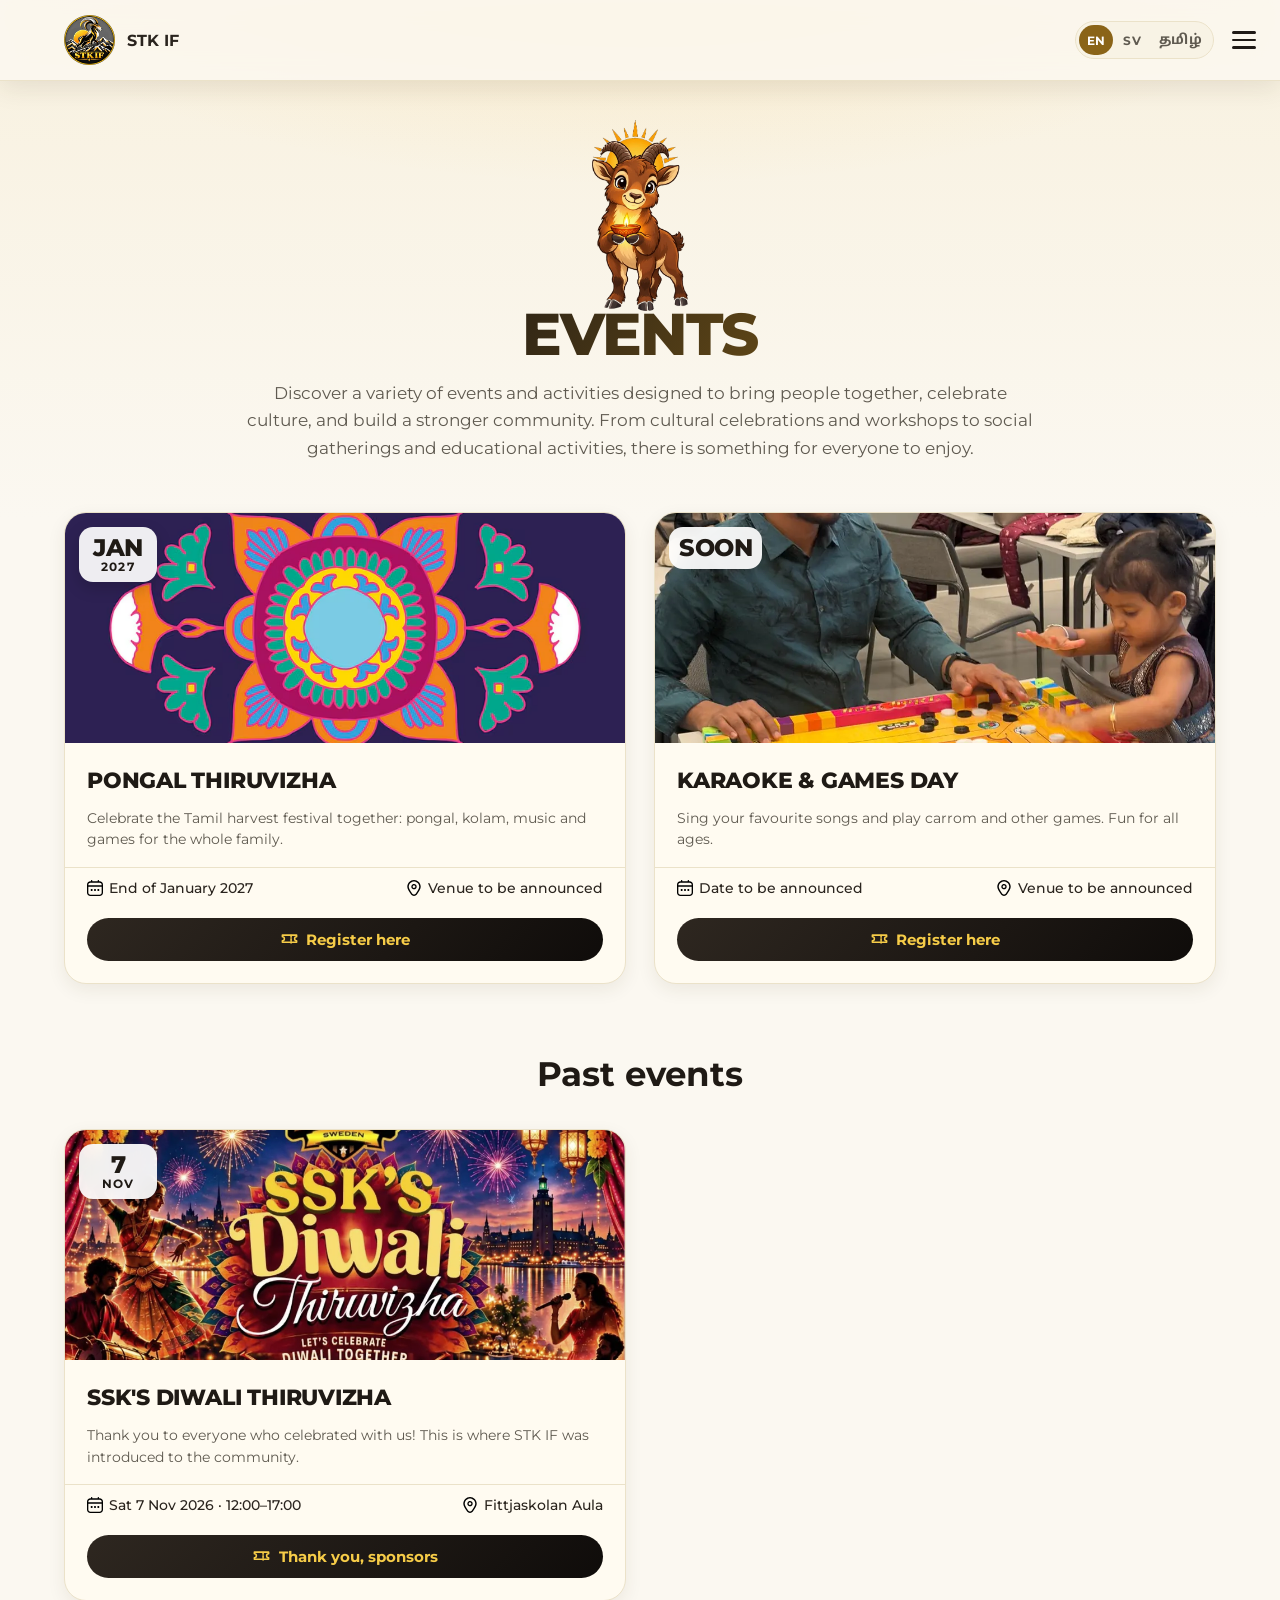
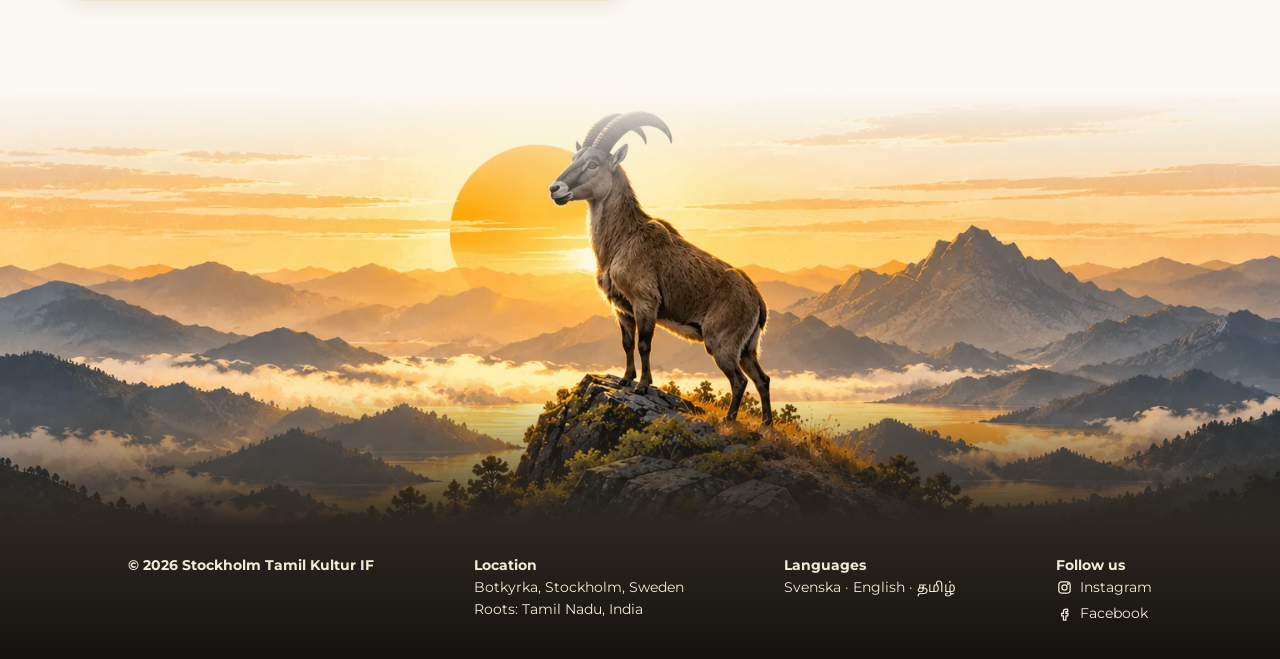
<file: events.html>
<!DOCTYPE html>
<html lang="en">
<head>
    <meta charset="UTF-8">
    <meta name="viewport" content="width=device-width, initial-scale=1.0">
    <title>Tamil events in Stockholm | Stockholm Tamil Kultur &amp; IF</title>
    <meta name="description" content="Upcoming Tamil events in Stockholm: Pongal Thiruvizha, karaoke and games days for Tamils in Sweden and friends.">
    <meta property="og:type" content="website">
    <meta property="og:site_name" content="Stockholm Tamil Kultur IF">
    <meta property="og:title" content="Tamil events in Stockholm | Stockholm Tamil Kultur &amp; IF">
    <meta property="og:description" content="Upcoming Tamil events in Stockholm: Pongal Thiruvizha, karaoke and games days for Tamils in Sweden and friends.">
    <link rel="canonical" href="https://www.stkif.se/events.html">
    <meta property="og:url" content="https://www.stkif.se/events.html">
    <meta property="og:image" content="https://www.stkif.se/images/og-image.jpg">
    <meta property="og:image:width" content="1200">
    <meta property="og:image:height" content="630">
    <meta name="twitter:card" content="summary_large_image">
    <link rel="stylesheet" href="css/shared-styles.css?v=20261110-4">
    <link rel="stylesheet" href="css/events-styles.css?v=20261110-4">
    <link rel="icon" type="image/png" href="images/favicon.png">
    <link rel="stylesheet" href="css/modern.css?v=20261110-4">
    <link rel="stylesheet" href="css/theme.css?v=20261110-4" id="theme-css">
    <link rel="stylesheet" href="css/mascots.css?v=20261110-4">
    <link rel="stylesheet" href="css/refresh.css?v=20261110-4">
</head>
<body>

    <!-- Header Navigation -->
    <header>
        <div id="logo">
            <a class="logo-link" href="index.html" aria-label="STK IF home page">
                <img src="images/logo.webp" alt="Stockholm Tamil Kultur IF Logo">
                <span class="site-name">STK IF</span>
            </a>
        </div>
        <nav>
            <ul class="nav-links">
                <li><a href="index.html">Home</a></li>
                <li class="divider">|</li>
                <li><a href="events.html" class="active">Events</a></li>
                <li class="divider">|</li>
                <li><a href="about.html">About</a></li>
                <li class="divider">|</li>
                <li><a href="gallery.html">Gallery</a></li>
                <li class="divider">|</li>
                <li><a href="learn-tamil.html">Learn Tamil</a></li>
                <li class="divider">|</li>
                <li><a href="members.html">Members</a></li>
                <li class="divider">|</li>
                <li><a href="sponsors.html">Sponsors</a></li>
                <li class="divider">|</li>
                <li><a href="joinus.html">Join Us</a></li>
            </ul>
            <img id="hamburguer-buttom" src="images/hamburg.button.svg" alt="Hamburger menu button">

        </nav>
    </header>

    <main id="events-page">

        <!-- Hero / Section Header -->
        <section id="events-header">
            <span class="heading-mascot" data-mascot="events-heading"></span>
            <h1 id="events-h1">EVENTS</h1>
            <p>
                Discover a variety of events and activities designed to bring people together, celebrate culture, and build a stronger community. From cultural celebrations and workshops to social gatherings and educational activities, there is something for everyone to enjoy.
            </p>
        </section>

        <!-- Events Cards Grid -->
        <section id="events">
            <div class="div-all-event-cards">

                <!-- Card 1 -->
                <div class="event-card-container">
                    <span class="card-date" data-no-translate><b>JAN</b>2027</span>
                    <img class="event-card-image" src="images/culture.avif" alt="Pongal Thiruvizha">
                    <div class="card-txt-container">
                        <h2 class="card-title">PONGAL THIRUVIZHA</h2>
                        <p class="card-txt">Celebrate the Tamil harvest festival together: pongal, kolam, music and games for the whole family.</p>
                    </div>
                    <div class="card-time-hour-container">
                        <div class="card-svg-container">
                            <img class="card-calendar-svg" src="images/fi-rr-calendar.svg" alt="Calendar icon">
                            <p class="card-hour">End of January 2027</p>
                        </div>
                        <div class="card-svg-container">
                            <img class="card-place-svg" src="images/fi-rr-marker.svg" alt="Location icon">
                            <p class="card-place">Venue to be announced</p>
                        </div>
                    </div>
                    <a class="card-button" href="joinus.html">Register here</a>
                </div>

                <!-- Card 2 -->
                <div class="event-card-container">
                    <span class="card-date"><b>Soon</b></span>
                    <img class="event-card-image" src="images/carrom-3.webp" alt="Karaoke and Games Day">
                    <div class="card-txt-container">
                        <h2 class="card-title">KARAOKE &amp; GAMES DAY</h2>
                        <p class="card-txt">Sing your favourite songs and play carrom and other games. Fun for all ages.</p>
                    </div>
                    <div class="card-time-hour-container">
                        <div class="card-svg-container">
                            <img class="card-calendar-svg" src="images/fi-rr-calendar.svg" alt="Calendar icon">
                            <p class="card-hour">Date to be announced</p>
                        </div>
                        <div class="card-svg-container">
                            <img class="card-place-svg" src="images/fi-rr-marker.svg" alt="Location icon">
                            <p class="card-place">Venue to be announced</p>
                        </div>
                    </div>
                    <a class="card-button" href="joinus.html">Register here</a>
                </div>

            </div>
        </section>

        <!-- Past events: move a card here once the day has passed -->
        <section id="past-events" aria-labelledby="past-events-title">
            <h2 id="past-events-title" class="past-events-title">Past events</h2>
            <div class="div-all-event-cards">

                <div class="event-card-container is-past">
                    <span class="card-date" data-no-translate><b>7</b>NOV</span>
                    <img class="event-card-image event-card-poster" src="posters/poster-1.webp" alt="SSK's Diwali Thiruvizha poster" loading="lazy">
                    <div class="card-txt-container">
                        <h2 class="card-title">SSK'S DIWALI THIRUVIZHA</h2>
                        <p class="card-txt">Thank you to everyone who celebrated with us! This is where STK IF was introduced to the community.</p>
                    </div>
                    <div class="card-time-hour-container">
                        <div class="card-svg-container">
                            <img class="card-calendar-svg" src="images/fi-rr-calendar.svg" alt="Calendar icon">
                            <p class="card-hour">Sat 7 Nov 2026 · 12:00–17:00</p>
                        </div>
                        <div class="card-svg-container">
                            <img class="card-place-svg" src="images/fi-rr-marker.svg" alt="Location icon">
                            <p class="card-place">Fittjaskolan Aula</p>
                        </div>
                    </div>
                    <a class="card-button" href="sponsors.html">Thank you, sponsors</a>
                </div>

            </div>
        </section>

    </main>

    <!-- Footer -->
    <footer id="footer-eventpage">
        <div id="footer-container">
            <ul id="footer-copyright">
                <li class="footer-heading">© 2026 Stockholm Tamil Kultur IF</li>
            </ul>

            <ul id="footer-info">
                <li class="footer-heading">Location</li>
                <li>Botkyrka, Stockholm, Sweden</li>
                <li>Roots: Tamil Nadu, India</li>
            </ul>


            <ul>
                <li class="footer-heading">Languages</li>
                <li>Svenska · English · <span lang="ta">தமிழ்</span></li>
            </ul>
            <ul id="footer-social">
                <li class="footer-heading">Follow us</li>
                <li><a href="https://www.instagram.com/sskvibessweden" target="_blank" rel="noopener" data-icon="instagram">Instagram</a></li>
                <li><a href="https://www.facebook.com/StockholmSuperKings" target="_blank" rel="noopener" data-icon="facebook">Facebook</a></li>
            </ul>
        </div>
    </footer>

    <script src="lang/languages.js?v=20261110-4"></script>
    <script src="js/i18n.js?v=20261110-4"></script>
    <script src="js/analytics.js?v=20261110-4"></script>
    <script src="mascots/mascot-list.js?v=20261110-4"></script>
    <script src="js/site.js?v=20261110-4"></script>
</body>
</html>
</file>
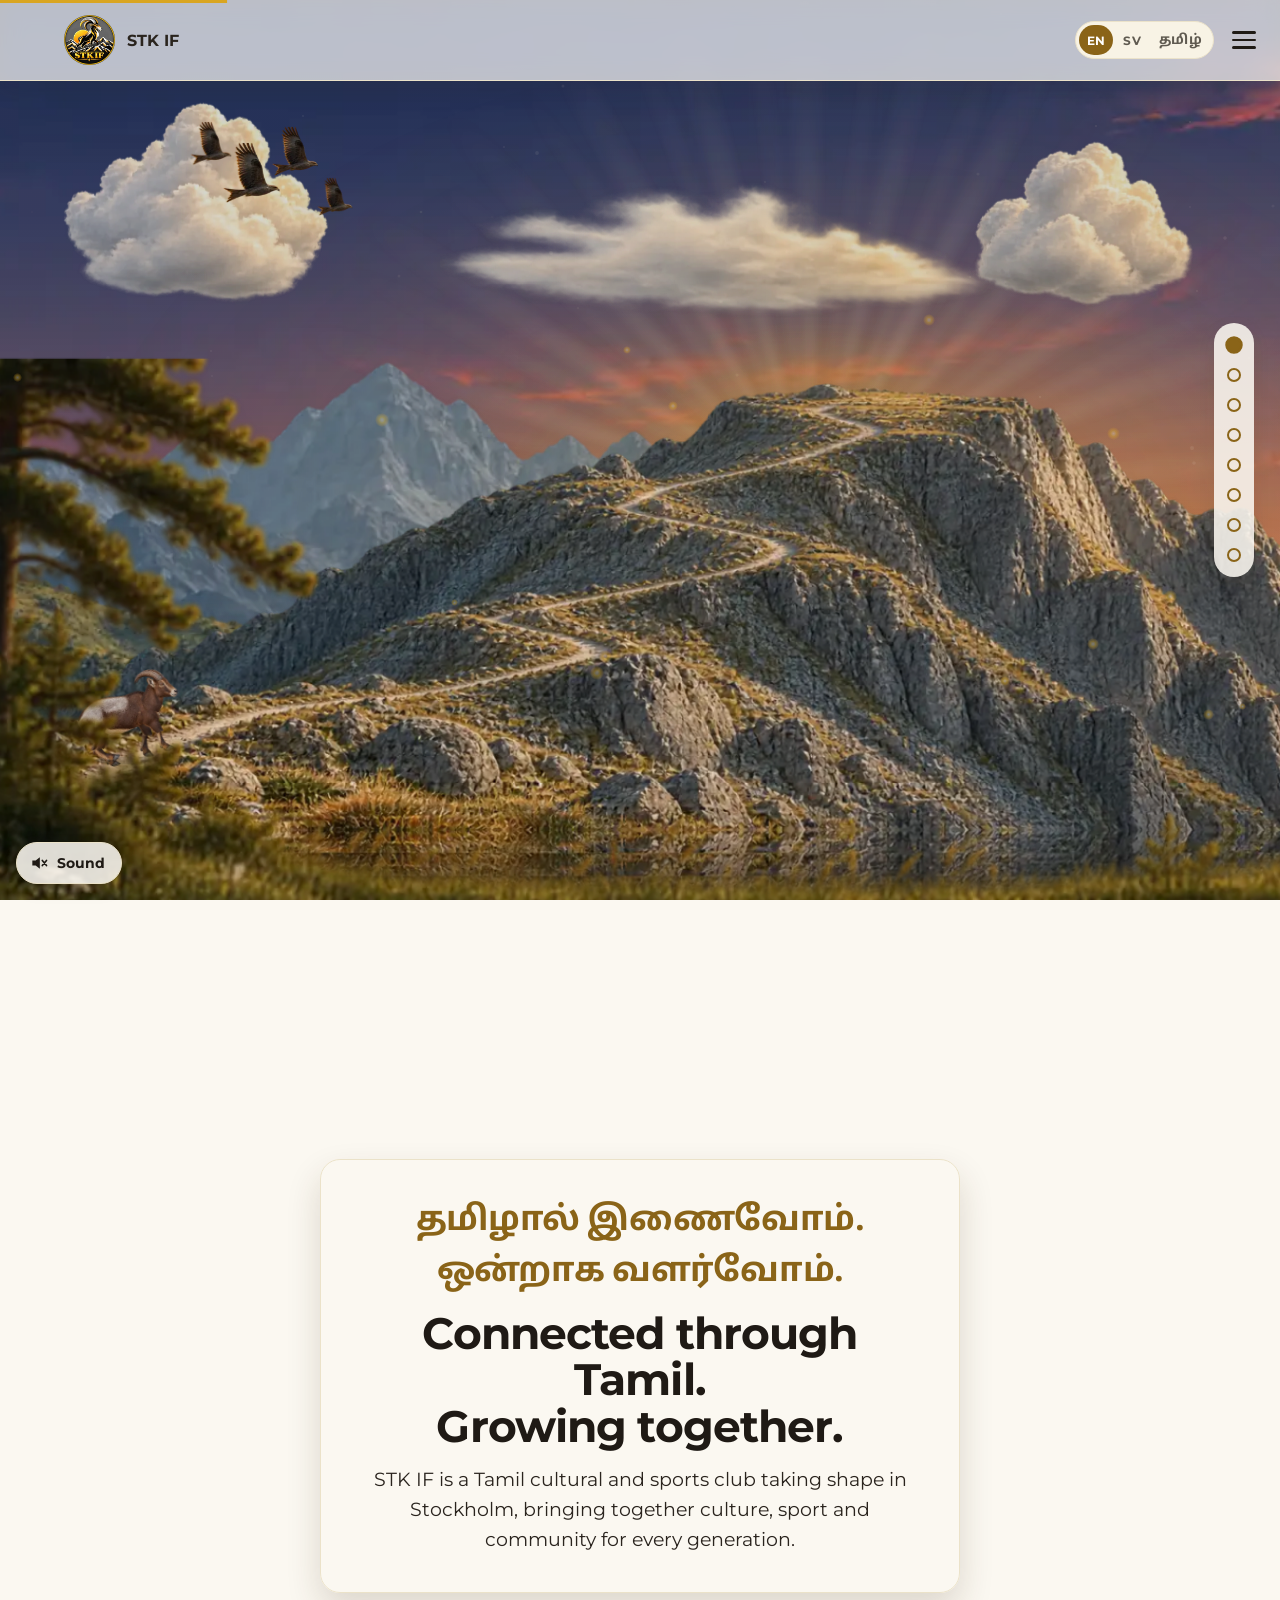
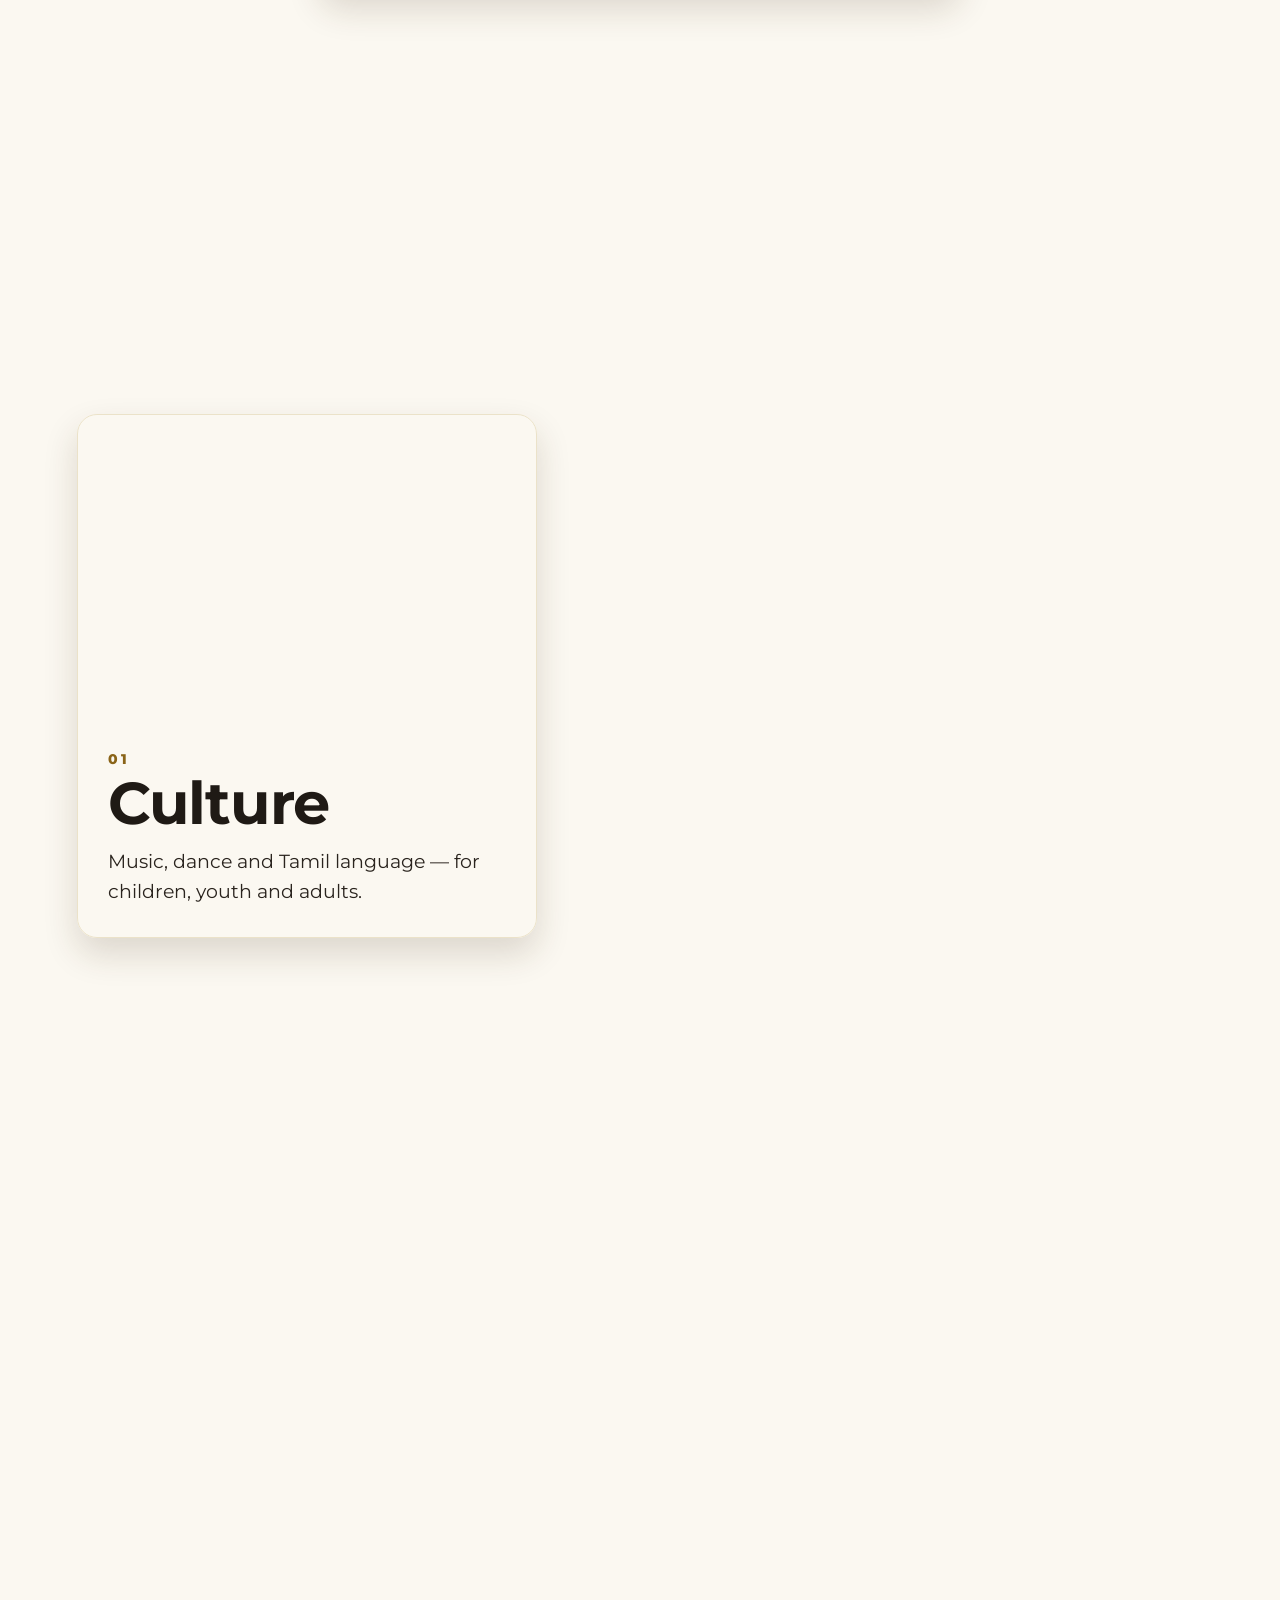
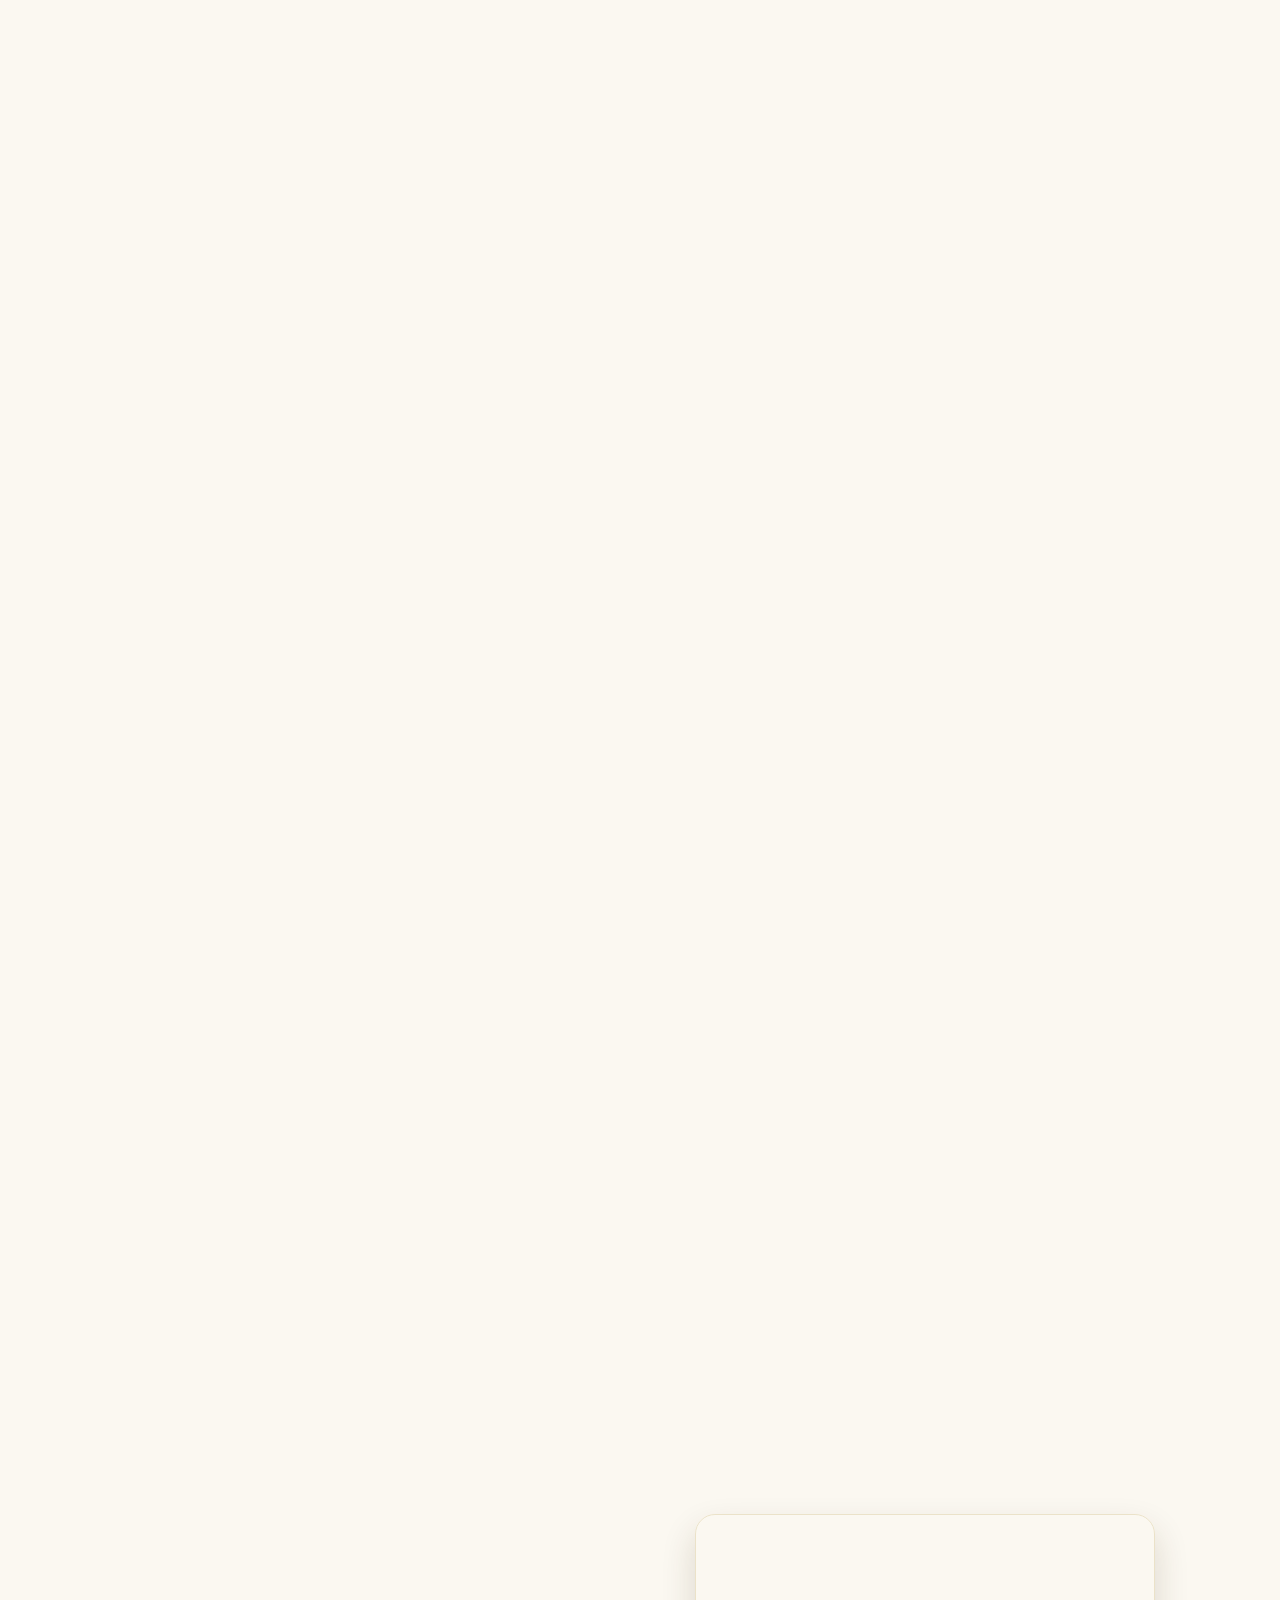
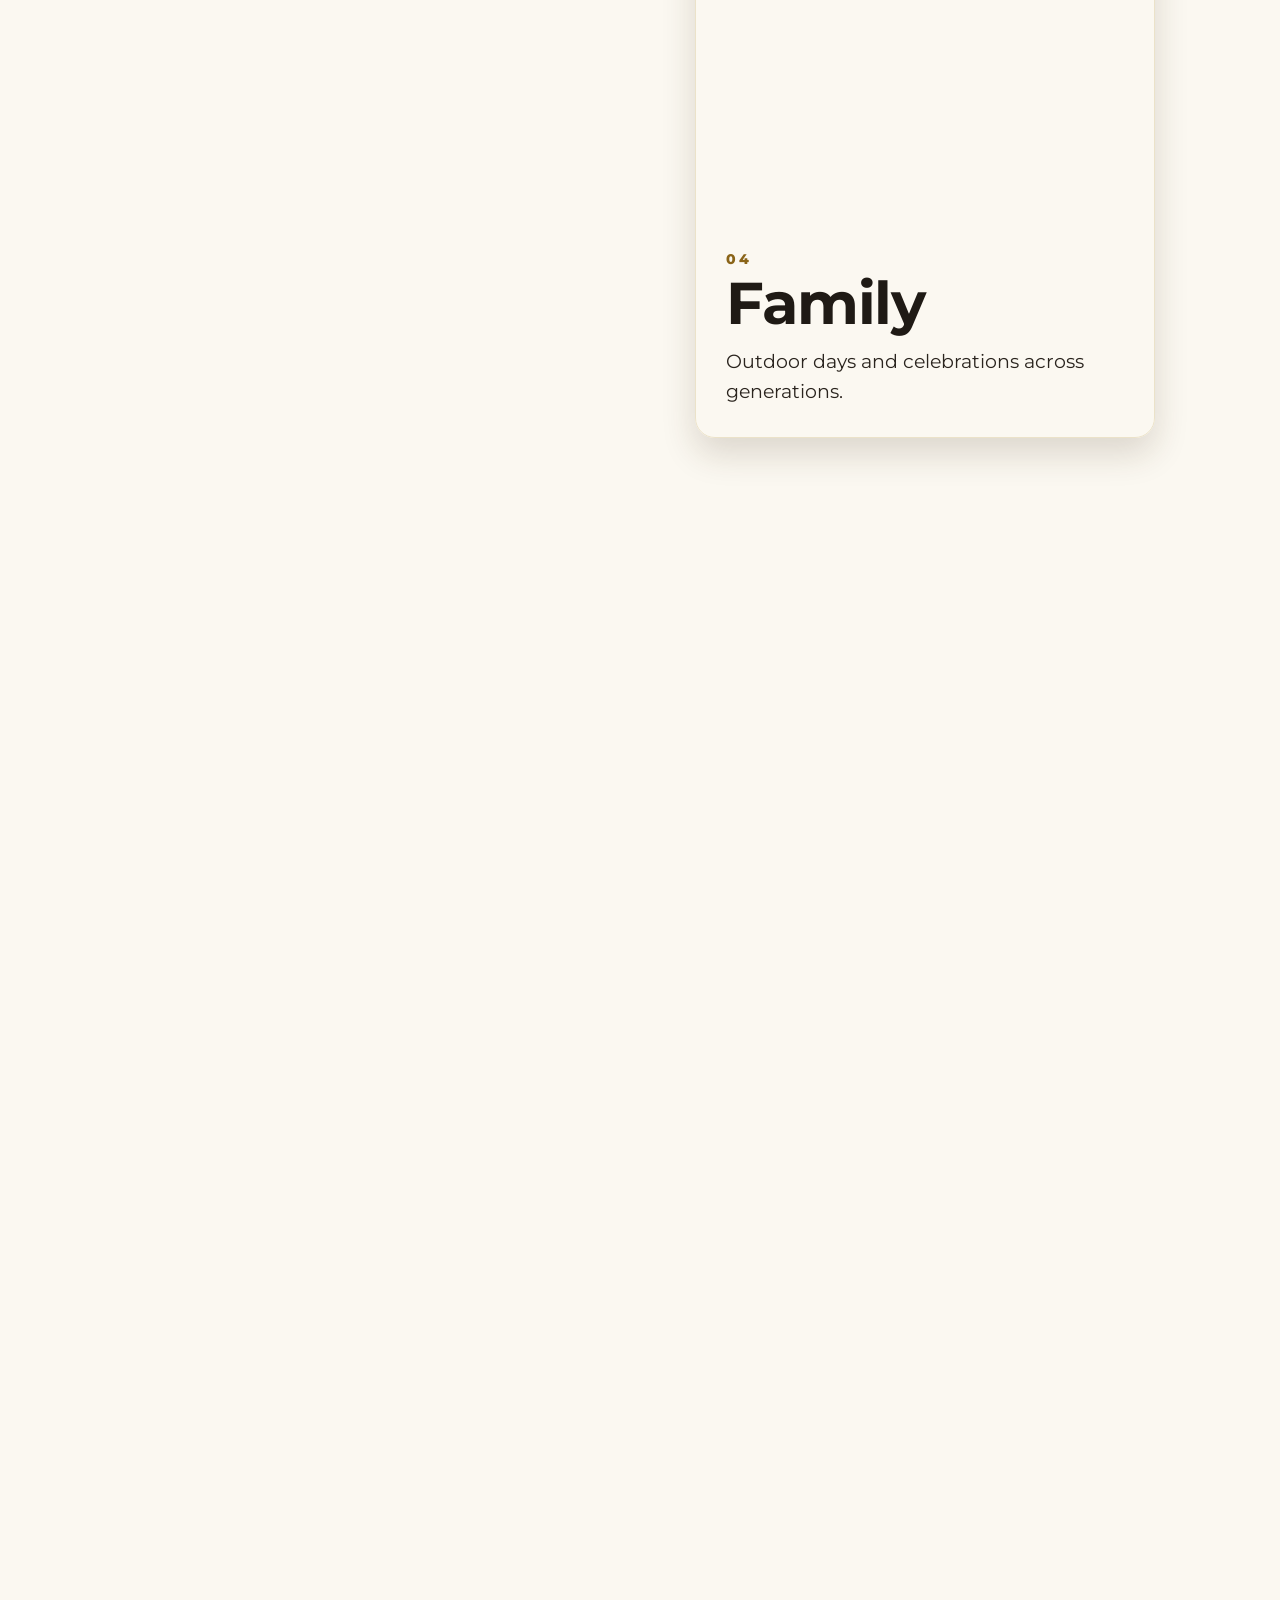
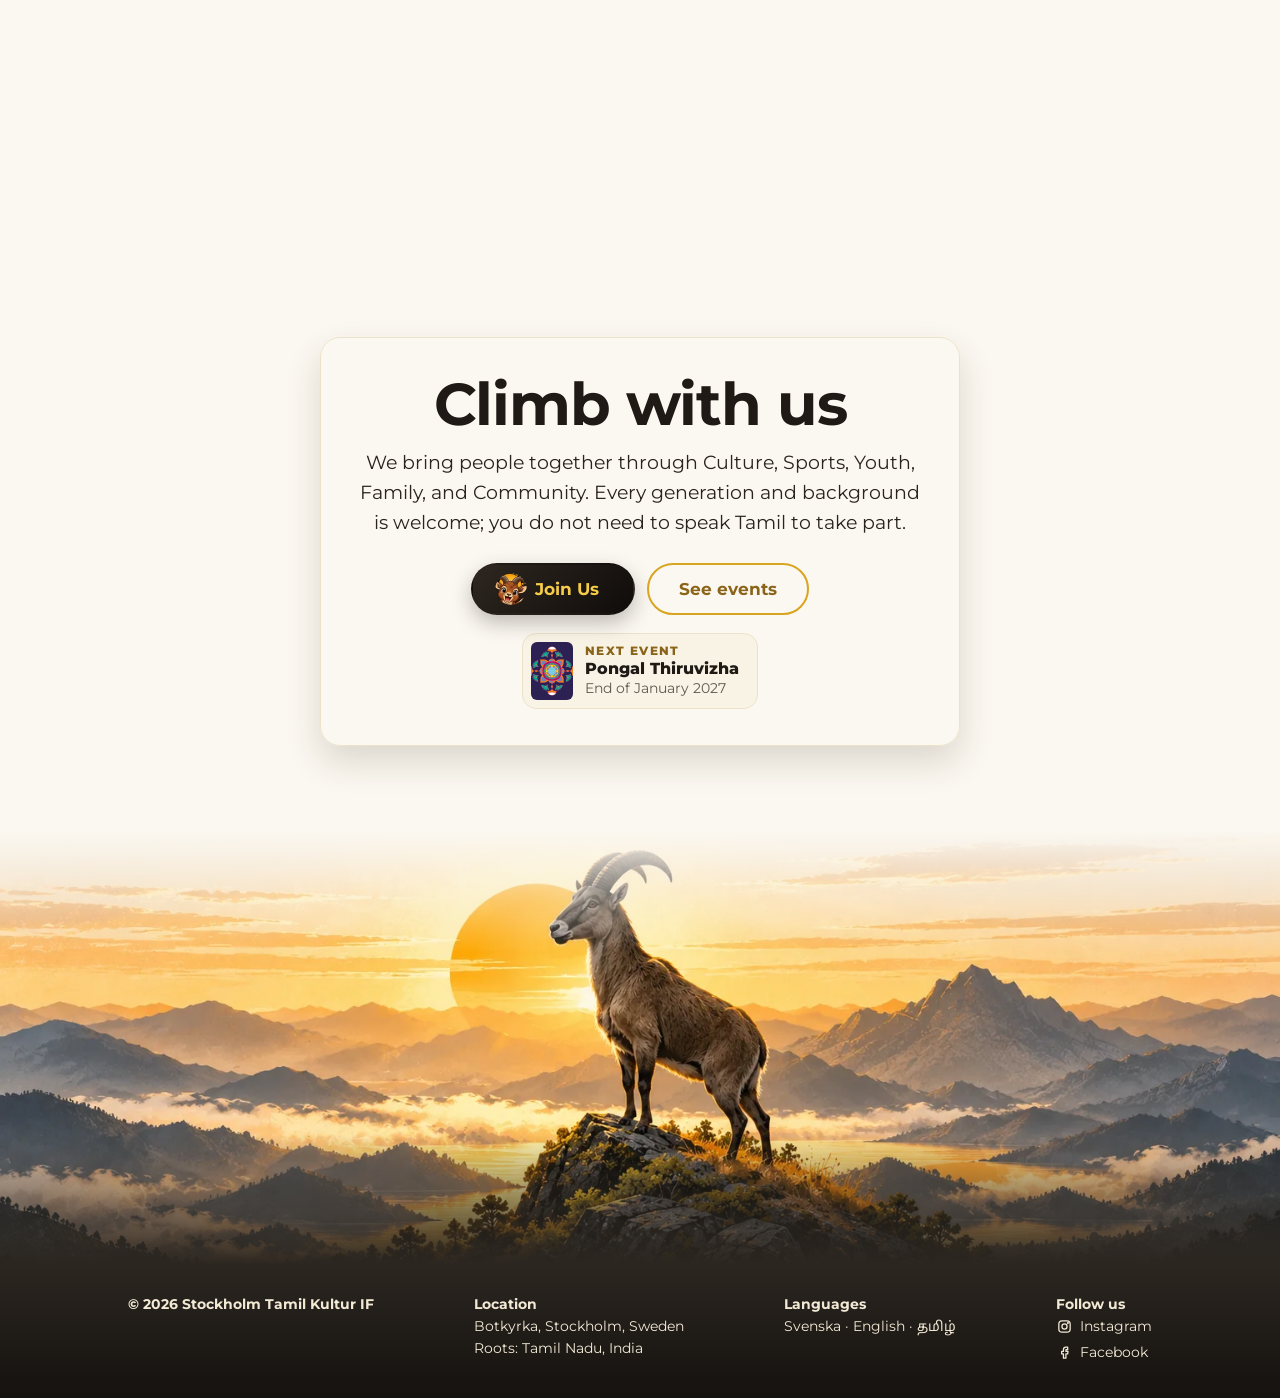
<file: experience.html>
<!DOCTYPE html>
<html lang="en">
<head>
    <meta charset="UTF-8">
    <meta name="viewport" content="width=device-width, initial-scale=1.0">
    <title>The Climb | Stockholm Tamil Kultur &amp; IF</title>
    <meta name="description" content="Climb the mountain with the Nilgiri tahr and discover STK IF: culture, sport and community for every generation of the Tamil community in Stockholm.">
    <!-- Preview page: kept out of search results until it replaces the home page -->
    <meta name="robots" content="noindex">
    <meta property="og:type" content="website">
    <meta property="og:site_name" content="Stockholm Tamil Kultur IF">
    <meta property="og:title" content="The Climb | Stockholm Tamil Kultur &amp; IF">
    <meta property="og:description" content="Climb the mountain with the Nilgiri tahr and discover STK IF: culture, sport and community for every generation of the Tamil community in Stockholm.">
    <meta property="og:image" content="https://www.stkif.se/images/og-image.jpg">
    <link rel="stylesheet" href="css/shared-styles.css?v=20261110-4">
    <link rel="icon" type="image/png" href="images/favicon.png">
    <link rel="stylesheet" href="css/modern.css?v=20261110-4">
    <link rel="stylesheet" href="css/theme.css?v=20261110-4" id="theme-css">
    <link rel="stylesheet" href="css/mascots.css?v=20261110-4">
    <link rel="stylesheet" href="css/refresh.css?v=20261110-4">
    <link rel="stylesheet" href="css/experience.css?v=20261110-4">
    <link rel="preload" as="image" href="images/hero-logo.webp">
    <link rel="preload" as="font" type="font/woff2" href="fonts/Montserrat-Variable-latin.woff2" crossorigin>
    <script>
        // Show the loading screen only for the moving version (js/experience.js removes it)
        if (!(window.matchMedia && matchMedia("(prefers-reduced-motion: reduce)").matches)) document.documentElement.classList.add("story-loading");
    </script>
</head>
<body class="experience-page">

<!-- Loading screen while the mountain paintings arrive (decorative; the page text is already there) -->
<div class="story-loader" aria-hidden="true">
    <img class="story-loader-crest" src="images/hero-logo.webp" width="600" height="600" alt="">
    <span class="story-loader-bar"><span></span></span>
</div>

<!-- Header-->

    <header>
        <div id="logo">
            <a class="logo-link" href="index.html" aria-label="STK IF home page">
                <img src="images/logo.webp" alt="Stockholm Tamil Kultur IF Logo">
                <span class="site-name">STK IF</span>
            </a>
            <img id="hamburguer-buttom"src="images/hamburg.button.svg" alt="Hamburger menu button">

        </div>
        <ul>
            <li><a href="index.html">Home</a></li>
            <li>|</li>
            <li><a href="events.html">Events</a></li>
            <li>|</li>
            <li><a href="about.html">About</a></li>
            <li>|</li>
            <li><a href="gallery.html">Gallery</a></li>
            <li>|</li>
            <li><a href="learn-tamil.html">Learn Tamil</a></li>
            <li>|</li>
            <li><a href="members.html">Members</a></li>
            <li>|</li>
            <li><a href="sponsors.html">Sponsors</a></li>
            <li>|</li>
            <li><a href="joinus.html">Join Us</a></li>
        </ul>

    </header>

<!-- Main Content -->

<main id="experience">

    <!-- The Climb: a mountain scene that moves as you scroll (js/experience.js).
         The scene is decoration only; all the text is in the chapters below it. -->
    <section class="story" id="story">

        <div class="story-stage" aria-hidden="true">
            <div class="story-sky"></div>
            <div class="story-sky story-sky--dawn"></div>
            <div class="story-sky story-sky--paint"></div>
            <div class="story-sky story-sky--paint story-sky--paint-dawn"></div>
            <div class="story-glow"></div>
            <div class="story-night"></div>
            <svg class="story-layer story-stars" viewBox="0 0 1440 900" preserveAspectRatio="xMidYMax slice"></svg>

            <svg class="story-layer story-sun" viewBox="0 0 1440 900" preserveAspectRatio="xMidYMax slice">
                <defs>
                    <radialGradient id="sun-core">
                        <stop offset="0" style="stop-color: var(--t-footer-text)"/>
                        <stop offset="0.55" style="stop-color: var(--t-gold)"/>
                        <stop offset="1" style="stop-color: var(--t-sun)"/>
                    </radialGradient>
                    <radialGradient id="sun-halo">
                        <stop offset="0" style="stop-color: var(--t-sun); stop-opacity: 0.55"/>
                        <stop offset="1" style="stop-color: var(--t-sun); stop-opacity: 0"/>
                    </radialGradient>
                </defs>
                <circle cx="870" cy="285" r="190" fill="url(#sun-halo)"/>
                <circle cx="870" cy="285" r="74" fill="url(#sun-core)"/>
            </svg>

            <!-- Clouds and kites are page elements, not drawings, so the graphics card moves them
                 without redrawing the sky. .story-art matches the 1440 x 900 scene on any screen. -->
            <!-- Rays of the rising sun (strongest at sunrise) -->
            <div class="story-layer story-sun story-rays"><div class="story-art">
                <div class="sun-rays"></div>
            </div></div>

            <div class="story-layer story-clouds"><div class="story-art">
                <img class="cloud" data-src="images/story/cloud-puff-1.webp" alt="" decoding="async" style="left:9.722%;top:7.778%;width:18.889%;height:23.000%">
                <img class="cloud cloud--slow" data-src="images/story/cloud-bank-1.webp" alt="" decoding="async" style="left:36.111%;top:16.667%;width:38.889%;height:15.778%">
                <img class="cloud cloud--slower" data-src="images/story/cloud-puff-2.webp" alt="" decoding="async" style="left:72.917%;top:12.222%;width:15.694%;height:19.000%">
            </div></div>

            <div class="story-layer story-birds"><div class="story-art">
                <div class="bird" style="left:46.389%;top:18.178%;width:4.444%;height:10.311%"><div class="bird-fly"><div class="kite"></div></div></div>
                <div class="bird" style="left:49.861%;top:16.478%;width:3.611%;height:8.378%"><div class="bird-fly"><div class="kite"></div></div></div>
                <div class="bird" style="left:44.236%;top:15.850%;width:3.194%;height:7.411%"><div class="bird-fly"><div class="kite"></div></div></div>
                <div class="bird" style="left:53.056%;top:22.111%;width:2.778%;height:6.444%"><div class="bird-fly"><div class="kite"></div></div></div>
            </div></div>

            <!-- Far range: the painted mountains with the summit -->
            <svg class="story-layer story-far" viewBox="0 0 1440 900" preserveAspectRatio="xMidYMax slice">
                <!-- Painted far range; its main peak sits off to the left, the goal on the horizon -->
                <rect x="-1050" y="700" width="2960" height="700" fill="#44596f"/>
                <image href="images/story/mountains-far.webp" x="-1030" y="-217" width="2824" height="941"/>
            </svg>

            <!-- Warm sunlight spilling over the far range from the sun's side -->
            <svg class="story-layer story-sunlight" viewBox="0 0 1440 900" preserveAspectRatio="xMidYMax slice">
                <defs>
                    <radialGradient id="sunlight">
                        <stop offset="0" style="stop-color: var(--t-sun); stop-opacity: 0.55"/>
                        <stop offset="0.45" style="stop-color: var(--t-sun); stop-opacity: 0.18"/>
                        <stop offset="1" style="stop-color: var(--t-sun); stop-opacity: 0"/>
                    </radialGradient>
                </defs>
                <ellipse cx="870" cy="330" rx="760" ry="520" fill="url(#sunlight)"/>
            </svg>


            <div class="story-layer story-clouds-low"><div class="story-art">
                <img class="cloud cloud--slow" data-src="images/story/cloud-bank-2.webp" alt="" decoding="async" style="left:56.944%;top:62.222%;width:52.778%;height:22.889%">
            </div></div>

            <div class="story-mist"></div>

            <svg class="story-layer story-mid" viewBox="0 0 1440 900" preserveAspectRatio="xMidYMax slice">
                <!-- Painted Nilgiri hills with shola forest; low in the middle so the far range shows -->
                <image href="images/story/hills-mid.webp" x="-130" y="343" width="1700" height="708"/>
            </svg>

            <div class="story-mist story-mist--low"></div>

            <svg class="story-layer story-near" viewBox="0 0 1440 900" preserveAspectRatio="xMidYMax slice">
                <!-- The near rocky ridge with the goat path the tahr climbs; its crest is the summit -->
                <image href="images/story/ridge-near.webp" x="-108" y="279" width="1584" height="659"/>
            </svg>

            <!-- The flag and tahr on their own layer, moving exactly with the near ridge.
                 Kept apart so the walking legs never force the big painting to be redrawn. -->
            <svg class="story-layer story-near story-climb" viewBox="0 0 1440 900" preserveAspectRatio="xMidYMax slice">
                <defs>
                    <radialGradient id="summit-mist">
                        <stop offset="0" style="stop-color: var(--t-footer-text); stop-opacity: 0.85"/>
                        <stop offset="1" style="stop-color: var(--t-footer-text); stop-opacity: 0"/>
                    </radialGradient>
                </defs>
                <!-- The route of the goat path painted on the near ridge (invisible; the tahr follows it) -->
                <path class="trail" id="story-trail" d="M88.9 760.3 L154.5 716.6 L234.8 696.1 L344.2 681.6 L446.3 665.5 L541.1 637.8 L475.4 615.9 L424.4 607.2 L475.4 598.4 L592.1 570.7 L723.4 540.1 L665.0 519.7 L570.2 501.4 L628.6 486.8 L730.7 465.0 L810.9 428.5 L780.0 405.0"/>
                <!-- The club flag on the summit: a swallowtail pennant carrying the STK IF crest -->
                <g class="summit-flag">
                    <path class="flag-pole" stroke-width="2.6" stroke-linecap="round" d="M826 401 V326"/>
                    <circle class="flag-finial" cx="826" cy="325" r="2.4"/>
                    <g class="flag-cloth">
                        <path class="flag-cloth-bg" d="M827.5 328 H874 L866 345 L874 362 H827.5 Z"/>
                        <path class="flag-cloth-edge" d="M827.5 328 H874 L866 345 L874 362 H827.5 Z"/>
                        <image href="images/logo.webp" x="833" y="333" width="25" height="25"/>
                    </g>
                </g>
                <!-- The Nilgiri tahr. js/experience.js walks it up the trail: it turns at each bend,
                     leans into the slope and moves its legs in a real four-beat walk. -->
                <g class="climber" transform="translate(767.1 403.0)">
                    <g class="tahr-turn">
                        <ellipse class="tahr-shadow" cx="0" cy="0" rx="38" ry="3.4"/>
                        <g class="tahr-lean">
                            <!-- Painted cut-out parts; js/experience.js swings the legs in a four-beat walk -->
                            <g class="tahr-rig" transform="scale(0.0872) translate(-512 -688)">
                                <g transform="translate(42 150)"><g class="tahr-tail"><image href="images/story/tahr-tail.webp" x="-60" y="-25" width="85" height="201"/></g></g>
                                <g class="leg leg-fh" transform="translate(178 262)"><g class="seg-top"><g class="seg-low" transform="translate(-19 197)"><image href="images/story/tahr-hind-low-b.webp" x="-50" y="-18" width="214" height="235"/></g><image href="images/story/tahr-hind-up-b.webp" x="-115" y="-45" width="240" height="292"/></g></g>
                                <g class="leg leg-ff" transform="translate(662 258)"><g class="seg-top"><g class="seg-low" transform="translate(10 197)"><image href="images/story/tahr-fore-low-b.webp" x="-48" y="-18" width="130" height="239"/></g><image href="images/story/tahr-fore-up-b.webp" x="-100" y="-45" width="215" height="281"/></g></g>
                                <g class="tahr-body">
                                    <image href="images/story/tahr-body.webp" x="0" y="0" width="835" height="379"/>
                                    <g transform="translate(725 250)"><g class="tahr-head"><image href="images/story/tahr-head.webp" x="-95" y="-400" width="409" height="455"/></g></g>
                                </g>
                                <g class="leg leg-nh" transform="translate(150 265)"><g class="seg-top"><g class="seg-low" transform="translate(-28 191)"><image href="images/story/tahr-hind-low-a.webp" x="-50" y="-18" width="182" height="245"/></g><image href="images/story/tahr-hind-up-a.webp" x="-120" y="-45" width="268" height="284"/></g></g>
                                <g class="leg leg-nf" transform="translate(690 262)"><g class="seg-top"><g class="seg-low" transform="translate(10 201)"><image href="images/story/tahr-fore-low-a.webp" x="-52" y="-18" width="119" height="242"/></g><image href="images/story/tahr-fore-up-a.webp" x="-100" y="-45" width="212" height="294"/></g></g>
                            </g>
                        </g>
                        <!-- Turning round at a bend: three-quarter, facing you, three-quarter the other way.
                             js/experience.js blends through them, tied to the scroll. Hooves sit on y = 0. -->
                        <g class="tahr-turning" transform="scale(1 1)">
                            <image class="turn-pose" data-pose="right" href="images/story/tahr-turn-right.webp" x="-25" y="-73" width="57.8" height="73" opacity="0"/>
                            <image class="turn-pose" data-pose="front" href="images/story/tahr-turn-front.webp" x="-14.1" y="-73" width="28.5" height="73" opacity="0"/>
                            <image class="turn-pose" data-pose="left" href="images/story/tahr-turn-left.webp" x="-34.5" y="-73" width="57.9" height="73" opacity="0"/>
                        </g>
                        <!-- On the summit it stands proudly on a rock (css/experience.css fades it in) -->
                        <image class="tahr-summit-pose" href="images/story/tahr-summit.webp" x="-55.2" y="-86" width="101.4" height="99.6"/>
                        <!-- a wisp of mist where the rock meets the peak -->
                        <ellipse class="summit-mist" cx="0" cy="8" rx="64" ry="13" fill="url(#summit-mist)"/>
                    </g>
                </g>
            </svg>

            <!-- Mist that rolls in low over the ridge in the Family chapter -->
            <div class="story-fog"></div>

            <div class="story-layer story-front"><div class="story-art">
                <!-- Pines and tall grass right in front of the camera; they sweep away as you climb -->
                <img data-src="images/story/pines-front.webp" alt="" decoding="async" style="left:-7.5%;top:38.667%;width:115%;height:61.333%">
            </div></div>

            <!-- Dust and pollen drifting in the sunlight, close to the camera (filled in by js/experience.js) -->
            <div class="story-motes"></div>

            <!-- A kite swoops past close to the camera in the Youth chapter -->
            <div class="kite-swoop"><div class="kite"></div></div>

            <!-- Warm golden-hour light for the last stretch to the summit -->
            <div class="story-golden"></div>

            <div class="story-night-tint"></div>
            <p class="summit-bubble">Vanakkam! Welcome to STK IF</p>
        </div>

        <button class="sound-toggle" type="button" aria-pressed="false" hidden>
            <svg class="sound-icon" viewBox="0 0 24 24" aria-hidden="true"><path d="M4 9v6h4l5 4V5L8 9H4z"/><path class="sound-waves" d="M16 8.5a5 5 0 0 1 0 7M18.5 6a8.5 8.5 0 0 1 0 12"/><path class="sound-off" d="M16 9l5 6M21 9l-5 6"/></svg>
            <span>Sound</span>
        </button>

        <nav class="story-nav" aria-label="Story chapters">
            <ol>
                <li><a href="#dawn"><span>Dawn</span></a></li>
                <li><a href="#sunrise"><span>Sunrise</span></a></li>
                <li><a href="#culture"><span>Culture</span></a></li>
                <li><a href="#sport"><span>Sports</span></a></li>
                <li><a href="#youth"><span>Youth</span></a></li>
                <li><a href="#family"><span>Family</span></a></li>
                <li><a href="#community"><span>Community</span></a></li>
                <li><a href="#summit"><span>Summit</span></a></li>
            </ol>
        </nav>

        <div class="story-chapters">

            <!-- 1. Dawn -->
            <div class="chapter chapter-dawn" id="dawn">
                <div class="dawn-content">
                    <img class="dawn-crest" src="images/hero-logo.webp" width="600" height="600" fetchpriority="high" alt="Stockholm Tamil Kultur och Idrottsförening crest">
                    <h1 class="dawn-title" data-no-translate>Stockholm Tamil Kultur &amp; IF</h1>
                    <p class="dawn-subtitle">Culture, sport and community in Stockholm</p>
                    <p class="dawn-roots">From the Nilgiri hills of India to Stockholm</p>
                    <p class="dawn-cue">Scroll to climb</p>
                    <a class="dawn-skip" href="#summit">Skip to the summit</a>
                </div>
            </div>

            <!-- 2. Sunrise -->
            <div class="chapter chapter-sunrise" id="sunrise">
                <div class="chapter-card chapter-card--center">
                    <h2 class="sunrise-tamil" lang="ta">தமிழால் இணைவோம்.<br>ஒன்றாக வளர்வோம்.</h2>
                    <h2 class="sunrise-heading">Connected through Tamil.<br>Growing together.</h2>
                    <p>STK IF is a Tamil cultural and sports club taking shape in Stockholm, bringing together culture, sport and community for every generation.</p>
                </div>
            </div>

            <!-- 3. Culture -->
            <div class="chapter chapter--left" id="culture">
                <div class="chapter-card chapter-card--photo">
                    <img src="images/story/culture.webp" width="960" height="640" loading="lazy" decoding="async" alt="Dancers and members of the club on stage at a celebration">
                    <div class="chapter-text">
                        <span class="chapter-num" aria-hidden="true">01</span>
                        <h2>Culture</h2>
                        <p>Music, dance and Tamil language — for children, youth and adults.</p>
                    </div>
                </div>
            </div>

            <!-- 4. Sport -->
            <div class="chapter chapter--right" id="sport">
                <div class="chapter-card chapter-card--photo">
                    <img src="images/story/sport.webp" width="720" height="960" loading="lazy" decoding="async" alt="A young runner getting ready for a race">
                    <div class="chapter-text">
                        <span class="chapter-num" aria-hidden="true">02</span>
                        <h2>Sports</h2>
                        <p>Cricket, badminton, basketball, and more — for children, youth and adults.</p>
                    </div>
                </div>
            </div>

            <!-- 5. Youth -->
            <div class="chapter chapter--left" id="youth">
                <div class="chapter-card chapter-card--photo">
                    <img src="images/story/youth.webp" width="720" height="960" loading="lazy" decoding="async" alt="A child and an adult playing carrom together">
                    <div class="chapter-text">
                        <span class="chapter-num" aria-hidden="true">03</span>
                        <h2>Youth</h2>
                        <p>Learn, Create, and Share — for children, youth and adults.</p>
                    </div>
                </div>
            </div>

            <!-- 6. Family -->
            <div class="chapter chapter--right" id="family">
                <div class="chapter-card chapter-card--photo">
                    <img src="images/story/family.webp" width="720" height="960" loading="lazy" decoding="async" alt="A family on a forest walk at a club outing">
                    <div class="chapter-text">
                        <span class="chapter-num" aria-hidden="true">04</span>
                        <h2>Family</h2>
                        <p>Outdoor days and celebrations across generations.</p>
                    </div>
                </div>
            </div>

            <!-- 7. Community -->
            <div class="chapter chapter--left" id="community">
                <div class="chapter-card chapter-card--photo">
                    <img src="images/story/community.webp" width="720" height="960" loading="lazy" decoding="async" alt="Club families together on the lawn at a summer get-together">
                    <div class="chapter-text">
                        <span class="chapter-num" aria-hidden="true">05</span>
                        <h2>Community</h2>
                        <p>Swedish–Tamil exchange for newcomers, volunteers and everyone.</p>
                    </div>
                </div>
            </div>

            <!-- 8. Summit -->
            <div class="chapter chapter-summit" id="summit">
                <div class="chapter-card chapter-card--center">
                    <h2 class="summit-heading">Climb with us</h2>
                    <p>We bring people together through Culture, Sports, Youth, Family, and Community. Every generation and background is welcome; you do not need to speak Tamil to take part.</p>
                    <div class="summit-buttons">
                        <a class="button button-register" href="joinus.html">Join Us</a>
                        <a class="button button-secondary" href="events.html">See events</a>
                    </div>
                    <a class="summit-event" href="events.html">
                        <img src="images/culture.avif" width="56" height="78" loading="lazy" alt="">
                        <div class="summit-event-text">
                            <div class="summit-event-label">Next event</div>
                            <div class="summit-event-title">Pongal Thiruvizha</div>
                            <div class="summit-event-date">End of January 2027</div>
                        </div>
                    </a>
                </div>
            </div>

        </div>
    </section>
</main>

    <footer id="footer-eventpage">
        <div id="footer-container">
            <ul id="footer-copyright">
                <li class="footer-heading">© 2026 Stockholm Tamil Kultur IF</li>
            </ul>

            <ul id="footer-info">
                <li class="footer-heading">Location</li>
                <li>Botkyrka, Stockholm, Sweden</li>
                <li>Roots: Tamil Nadu, India</li>
            </ul>


            <ul>
                <li class="footer-heading">Languages</li>
                <li><span lang="sv"></span>Svenska · English · <span lang="ta">தமிழ்</span></li>
            </ul>
            <ul id="footer-social">
                <li class="footer-heading">Follow us</li>
                <li><a href="https://www.instagram.com/sskvibessweden" target="_blank" rel="noopener" data-icon="instagram">Instagram</a></li>
                <li><a href="https://www.facebook.com/StockholmSuperKings" target="_blank" rel="noopener" data-icon="facebook">Facebook</a></li>
            </ul>
        </div>

    </footer>

    <script src="lang/languages.js?v=20261110-4"></script>
    <script src="js/i18n.js?v=20261110-4"></script>
    <script src="js/analytics.js?v=20261110-4"></script>
    <script src="mascots/mascot-list.js?v=20261110-4"></script>
    <script src="js/site.js?v=20261110-4"></script>
    <script src="js/experience.js?v=20261110-4"></script>
</body>
</html>
</file>
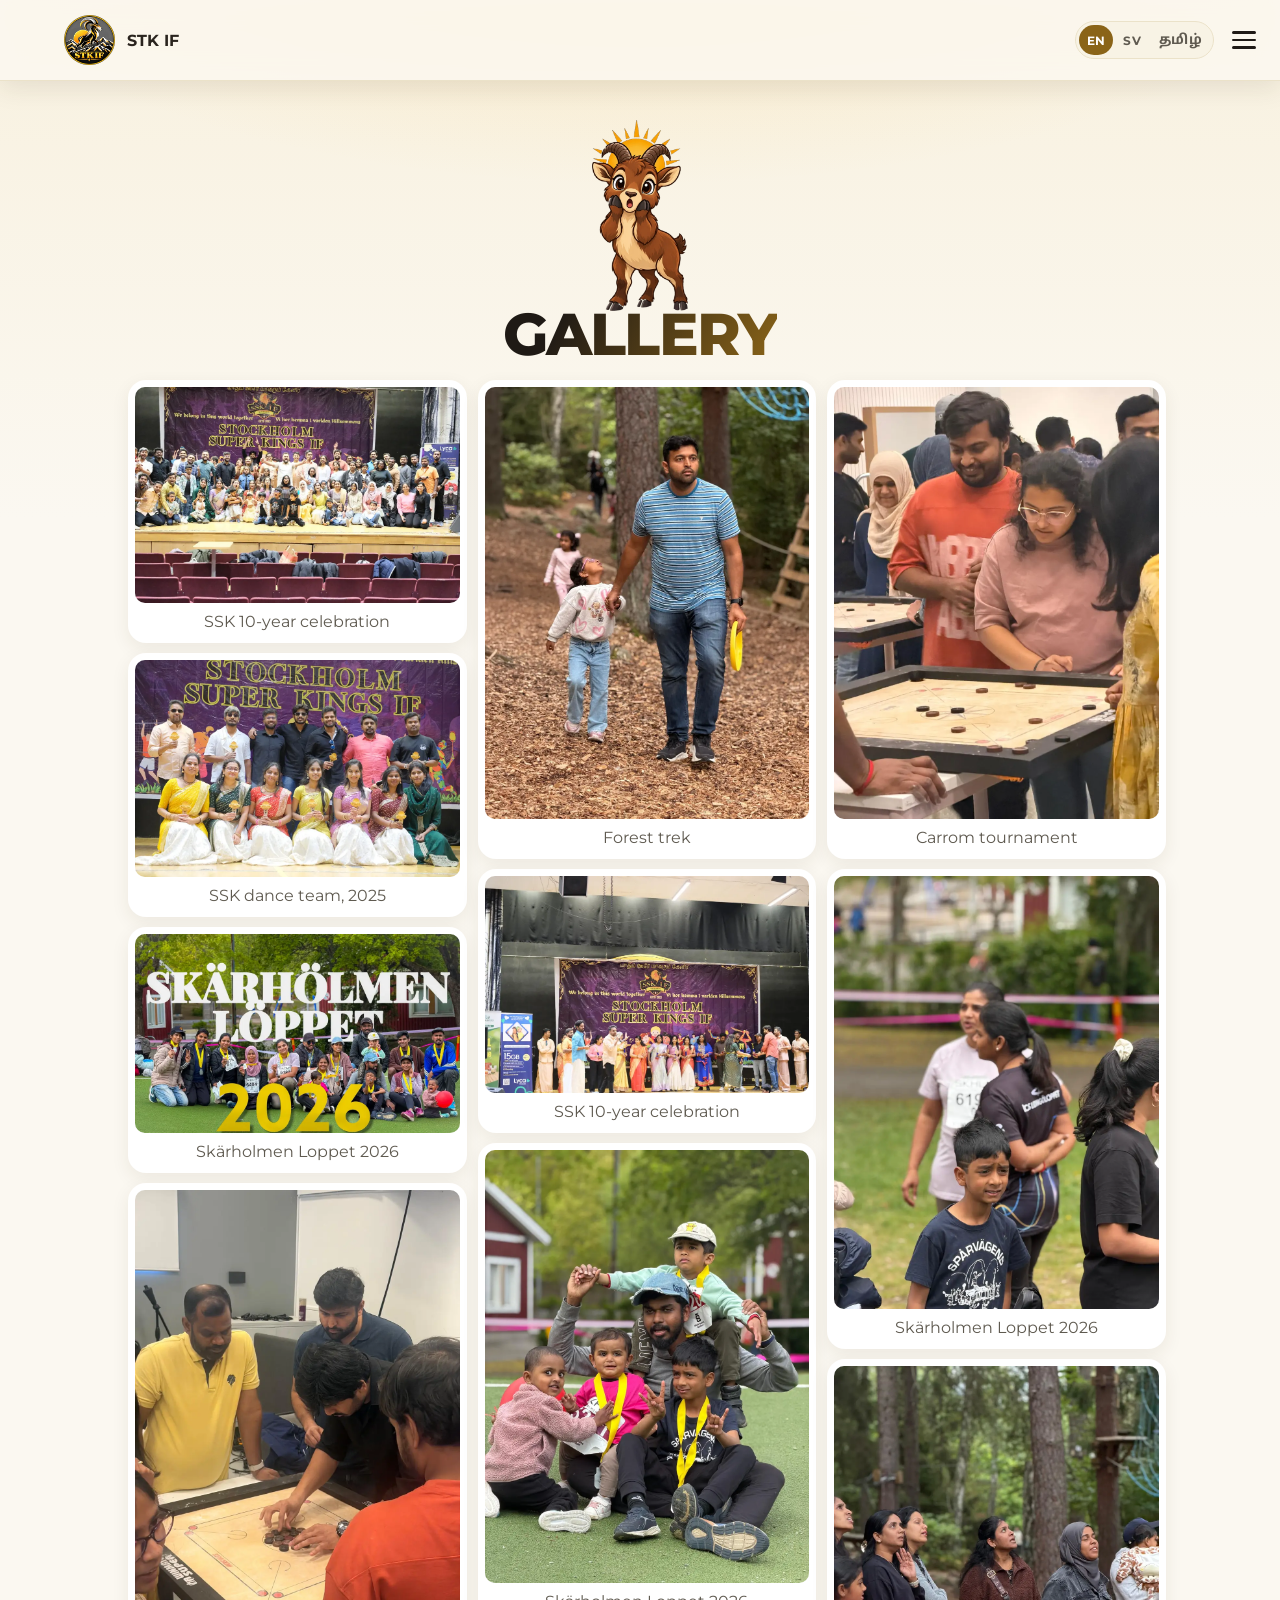
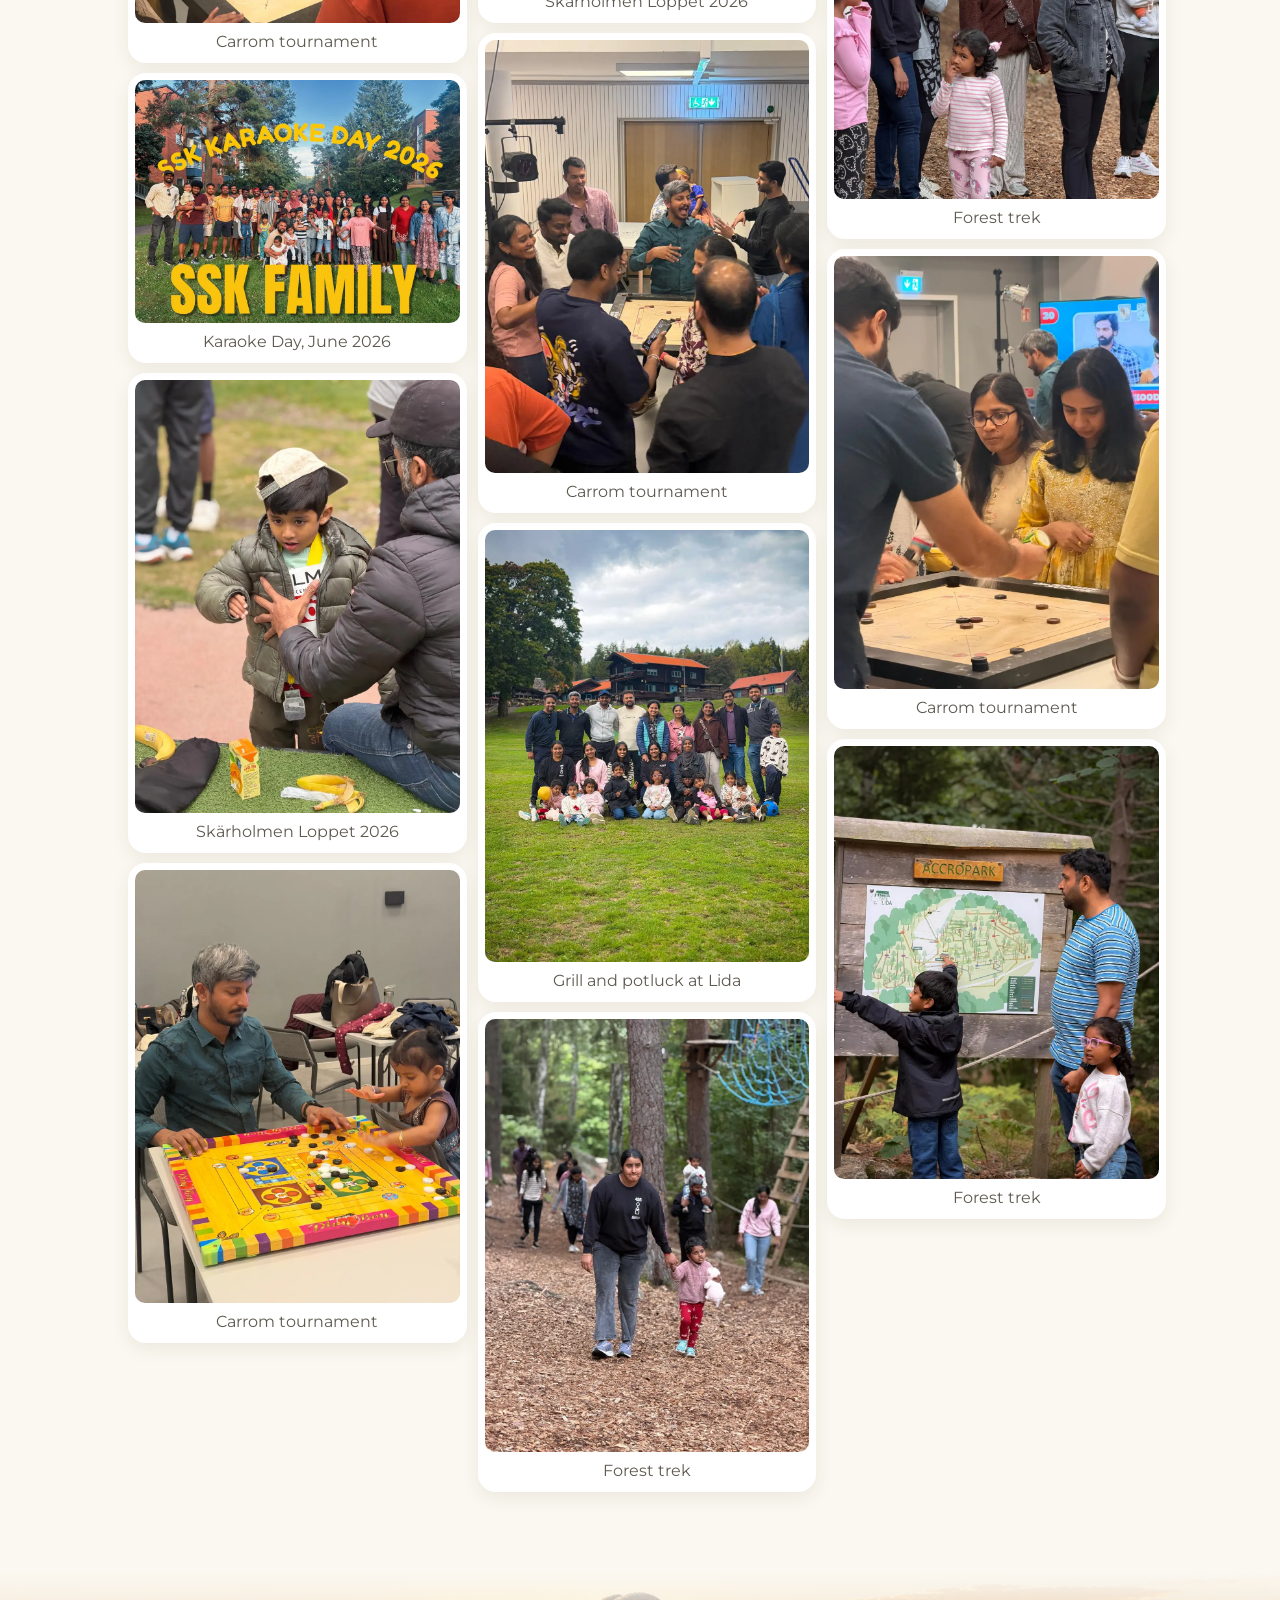
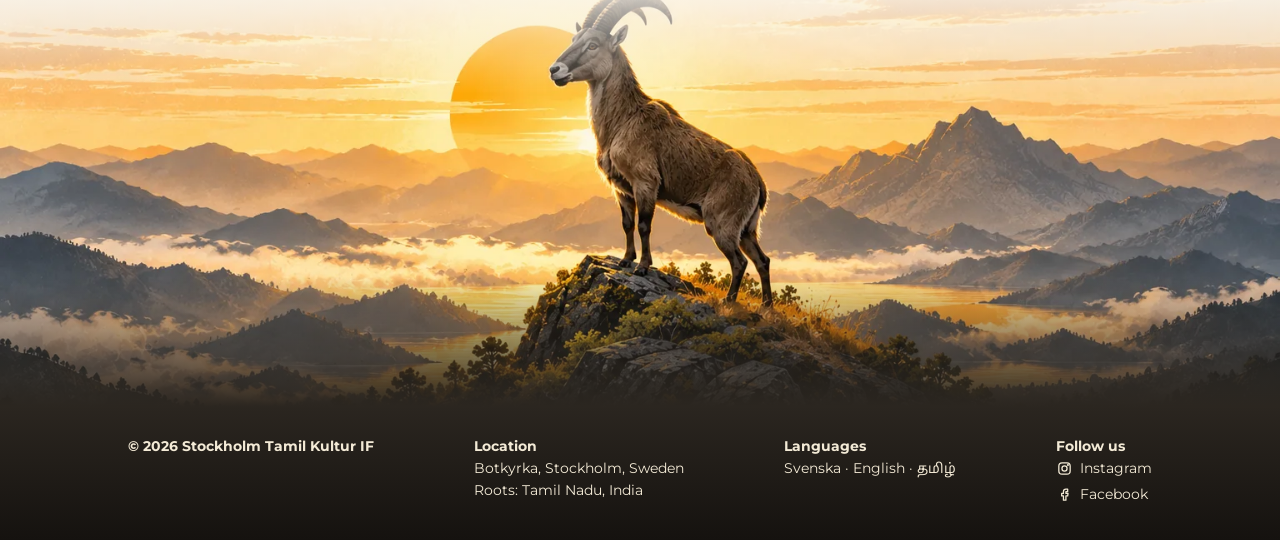
<file: gallery.html>
<!DOCTYPE html>
<html lang="en">
<head>
    <meta charset="UTF-8">
    <meta name="viewport" content="width=device-width, initial-scale=1.0">
    <title>Photos | Stockholm Tamil Kultur &amp; IF</title>
    <meta name="description" content="Photos from Tamil community events in Stockholm: celebrations, runs, carrom tournaments and family days.">
    <meta property="og:type" content="website">
    <meta property="og:site_name" content="Stockholm Tamil Kultur IF">
    <meta property="og:title" content="Photos | Stockholm Tamil Kultur &amp; IF">
    <meta property="og:description" content="Photos from Tamil community events in Stockholm: celebrations, runs, carrom tournaments and family days.">
    <link rel="canonical" href="https://www.stkif.se/gallery.html">
    <meta property="og:url" content="https://www.stkif.se/gallery.html">
    <meta property="og:image" content="https://www.stkif.se/images/og-image.jpg">
    <meta property="og:image:width" content="1200">
    <meta property="og:image:height" content="630">
    <meta name="twitter:card" content="summary_large_image">
    <link rel="stylesheet" href="css/shared-styles.css?v=20261110-4">
    <link rel="stylesheet" href="css/gallery-styles.css?v=20261110-4">
    <link rel="icon" type="image/png" href="images/favicon.png">
    <link rel="stylesheet" href="css/modern.css?v=20261110-4">
    <link rel="stylesheet" href="css/theme.css?v=20261110-4" id="theme-css">
    <link rel="stylesheet" href="css/mascots.css?v=20261110-4">
    <link rel="stylesheet" href="css/refresh.css?v=20261110-4">
</head>

<body>

<!-- Header-->

    <header>
        <div id="logo">
            <a class="logo-link" href="index.html" aria-label="STK IF home page">
                <img src="images/logo.webp" alt="Stockholm Tamil Kultur IF Logo">
                <span class="site-name">STK IF</span>
            </a>
        </div>
        <ul>
            <li><a href="index.html">Home</a></li>
            <li>|</li>
            <li><a href="events.html">Events</a></li>
            <li>|</li>
            <li><a href="about.html">About</a></li>
            <li>|</li>
            <li><a href="gallery.html">Gallery</a></li>
            <li>|</li>
            <li><a href="learn-tamil.html">Learn Tamil</a></li>
            <li>|</li>
            <li><a href="members.html">Members</a></li>
            <li>|</li>
            <li><a href="sponsors.html">Sponsors</a></li>
            <li>|</li>
            <li><a href="joinus.html">Join Us</a></li>
        </ul>
        <img id="hamburguer-buttom" src="images/hamburg.button.svg" alt="Hamburger menu button">

    </header>

<!-- Main Content -->

  <main id="gallery-page">

<!-- Gallery -->

<section id="gallery">

<span class="heading-mascot" data-mascot="gallery-heading"></span>
<h1>Gallery</h1>

<div class="gallery-grid-container">

    <div class="gallery-image-container">
    <img class="gallery-image" src="images/SSK-10years-group-pic.webp" alt="Large group photo on stage under the Stockholm Super Kings IF banner" loading="lazy">
    <p>SSK 10-year celebration</p>
    </div>

    <div class="gallery-image-container">
    <img class="gallery-image" src="images/ssk-team-dance-pic-2025.webp" alt="Dancers in traditional dress with the SSK team on stage" loading="lazy">
    <p>SSK dance team, 2025</p>
    </div>

    <div class="gallery-image-container">
    <img class="gallery-image" src="images/Skarholmen-loppet-2026.webp" alt="Runners with medals sitting together on the grass" loading="lazy">
    <p>Skärholmen Loppet 2026</p>
    </div>

    <div class="gallery-image-container">
    <img class="gallery-image" src="images/carrom-1.webp" alt="Players leaning over a carrom board" loading="lazy">
    <p>Carrom tournament</p>
    </div>

    <div class="gallery-image-container">
    <img class="gallery-image" src="images/karaoke-day.webp" alt="Big group of families standing on a lawn" loading="lazy">
    <p>Karaoke Day, June 2026</p>
    </div>

    <div class="gallery-image-container">
    <img class="gallery-image" src="images/loppet-1.webp" alt="A child getting ready for the run" loading="lazy">
    <p>Skärholmen Loppet 2026</p>
    </div>

    <div class="gallery-image-container">
    <img class="gallery-image" src="images/carrom-3.webp" alt="A father and daughter playing on a colourful carrom board" loading="lazy">
    <p>Carrom tournament</p>
    </div>

    <div class="gallery-image-container">
    <img class="gallery-image" src="images/trk-1.webp" alt="A father and daughter walking on a forest trail" loading="lazy">
    <p>Forest trek</p>
    </div>

    <div class="gallery-image-container">
    <img class="gallery-image" src="images/SSK-10years-group-pic-1.webp" alt="Members in traditional dress on stage" loading="lazy">
    <p>SSK 10-year celebration</p>
    </div>

    <div class="gallery-image-container">
    <img class="gallery-image" src="images/loppet-4.webp" alt="A runner with two children wearing medals" loading="lazy">
    <p>Skärholmen Loppet 2026</p>
    </div>

    <div class="gallery-image-container">
    <img class="gallery-image" src="images/carrom-2.webp" alt="A crowd gathered around carrom boards" loading="lazy">
    <p>Carrom tournament</p>
    </div>

    <div class="gallery-image-container">
    <img class="gallery-image" src="images/Lida-grill-potluck.webp" alt="Families gathered on a lawn at Lida" loading="lazy">
    <p>Grill and potluck at Lida</p>
    </div>

    <div class="gallery-image-container">
    <img class="gallery-image" src="images/trek-2.webp" alt="Families walking through the forest" loading="lazy">
    <p>Forest trek</p>
    </div>

    <div class="gallery-image-container">
    <img class="gallery-image" src="images/carrom-4.webp" alt="Two players concentrating on a carrom shot" loading="lazy">
    <p>Carrom tournament</p>
    </div>

    <div class="gallery-image-container">
    <img class="gallery-image" src="images/loppet-2.webp" alt="Young runners on the sports field" loading="lazy">
    <p>Skärholmen Loppet 2026</p>
    </div>

    <div class="gallery-image-container">
    <img class="gallery-image" src="images/trek-3.webp" alt="Families looking up at the climbing park" loading="lazy">
    <p>Forest trek</p>
    </div>

    <div class="gallery-image-container">
    <img class="gallery-image" src="images/carrom-5.webp" alt="Players around a carrom board" loading="lazy">
    <p>Carrom tournament</p>
    </div>

    <div class="gallery-image-container">
    <img class="gallery-image" src="images/trek-4.webp" alt="A child pointing at the park map" loading="lazy">
    <p>Forest trek</p>
    </div>

</div>

</section>

</main>

<!-- Footer -->

    <footer id="footer-eventpage">
        <div id="footer-container">
            <ul id="footer-copyright">
                <li class="footer-heading">© 2026 Stockholm Tamil Kultur IF</li>
            </ul>

            <ul id="footer-info">
                <li class="footer-heading">Location</li>
                <li>Botkyrka, Stockholm, Sweden</li>
                <li>Roots: Tamil Nadu, India</li>
            </ul>


            <ul>
                <li class="footer-heading">Languages</li>
                <li><span lang="sv"></span>Svenska · English · <span lang="ta">தமிழ்</span></li>
            </ul>
            <ul id="footer-social">
                <li class="footer-heading">Follow us</li>
                <li><a href="https://www.instagram.com/sskvibessweden" target="_blank" rel="noopener" data-icon="instagram">Instagram</a></li>
                <li><a href="https://www.facebook.com/StockholmSuperKings" target="_blank" rel="noopener" data-icon="facebook">Facebook</a></li>
            </ul>
        </div>

    </footer>

    <script src="lang/languages.js?v=20261110-4"></script>
    <script src="js/i18n.js?v=20261110-4"></script>
    <script src="js/analytics.js?v=20261110-4"></script>
    <script src="mascots/mascot-list.js?v=20261110-4"></script>
    <script src="js/site.js?v=20261110-4"></script>
</body>
</html>
</file>
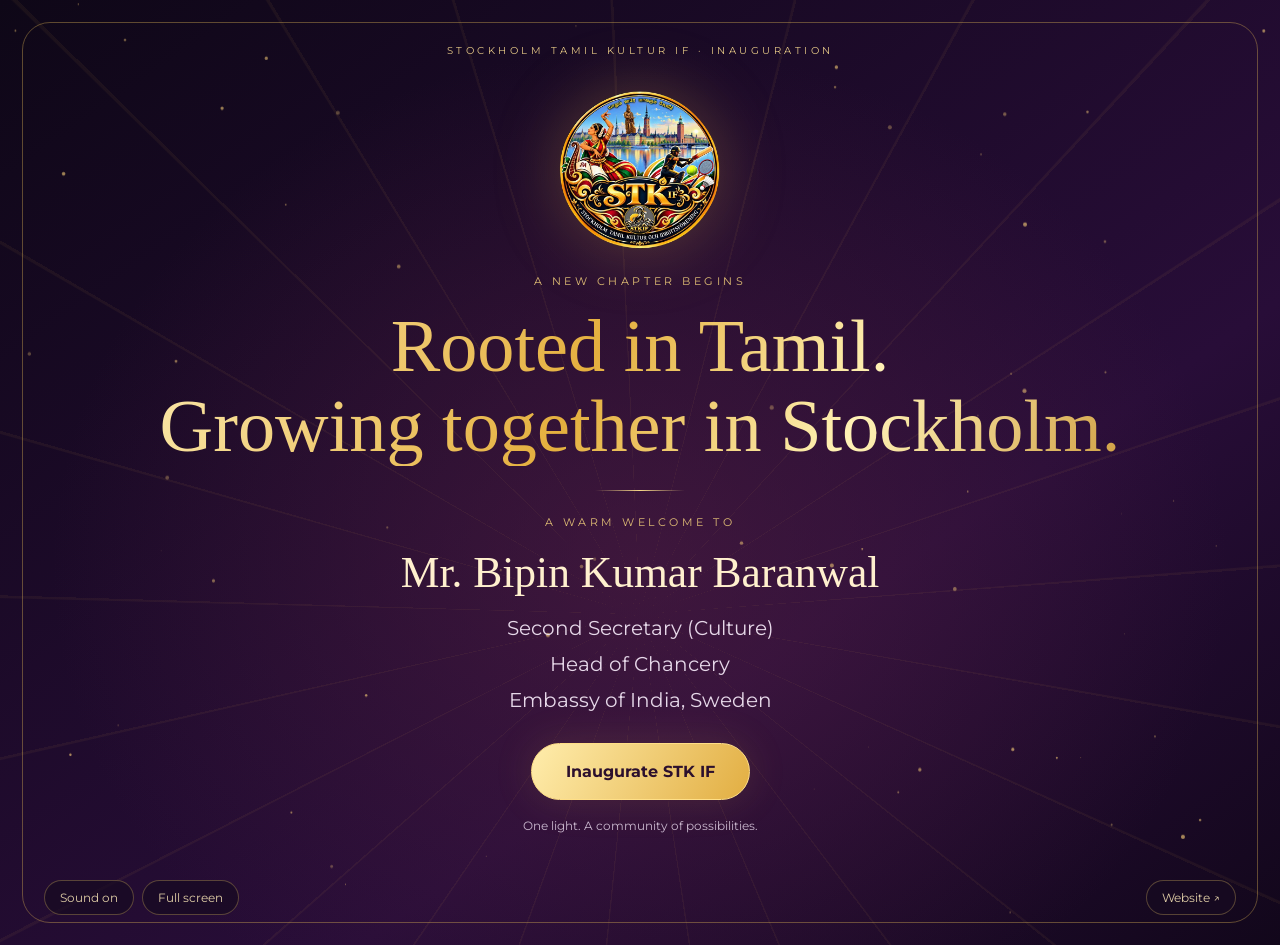
<file: inauguration.html>
<!doctype html>
<html lang="en">
<head>
<meta charset="utf-8"><meta name="viewport" content="width=device-width,initial-scale=1">
<title>STK IF · Inauguration Ceremony</title>
<meta name="description" content="The inauguration of Stockholm Tamil Kultur IF, 7 November 2026.">
<meta name="robots" content="noindex"><link rel="icon" href="images/favicon.png">
<style>
@font-face{font-family:Montserrat;src:url('fonts/Montserrat-Variable-latin.woff2')}*{box-sizing:border-box}html,body{margin:0;min-height:100%;background:#100718;color:#fff0ce}body{font-family:Montserrat,Arial,sans-serif}button,a{touch-action:manipulation}button{font:inherit;cursor:pointer}button:focus-visible,a:focus-visible{outline:3px solid white;outline-offset:5px}[hidden]{display:none!important}#stage{position:relative;min-height:100svh;overflow:hidden;isolation:isolate;background:radial-gradient(ellipse at 50% 60%,#55204488,transparent 65%),linear-gradient(145deg,#0e0717,#280d38 65%,#12071b)}#stage:before{content:'';position:absolute;inset:22px;border:1px solid #d7ae5366;border-radius:28px;pointer-events:none;z-index:4}#stage:after{content:'';position:absolute;inset:0;background:repeating-conic-gradient(from 0deg at 50% 65%,transparent 0deg 14deg,#dba54610 14.1deg 14.3deg);z-index:-1}#particles{position:absolute;inset:0;width:100%;height:100%;pointer-events:none;z-index:0}.topline{position:absolute;top:44px;left:50%;transform:translateX(-50%);font-size:10px;letter-spacing:.35em;text-transform:uppercase;white-space:nowrap;color:#e4c786}.screen{position:relative;z-index:1;min-height:100svh;padding:90px 42px 100px;display:flex;align-items:center;justify-content:center;text-align:center}.content{width:min(1100px,100%)}.eyebrow{font-size:11px;letter-spacing:.32em;text-transform:uppercase;color:#dfbd75;margin:18px 0}.crest{width:clamp(110px,18vh,210px);height:auto;filter:drop-shadow(0 0 32px #edb95044)}h1,h2{font-family:Georgia,'Times New Roman',serif;font-weight:400;line-height:1.08;margin:18px 0}h1{font-size:clamp(34px,5.8vw,78px)}h2{font-size:clamp(32px,5vw,68px)}.gold{background:linear-gradient(115deg,#fff2be,#e4af3e 45%,#fff2b6 70%,#c58c28);color:#f8d67a;background-clip:text;-webkit-background-clip:text;-webkit-text-fill-color:transparent}.guest{font-size:clamp(22px,3.4vw,46px);font-family:Georgia,serif;margin:14px 0}.designation{font-size:clamp(14px,1.55vw,21px);line-height:1.8;color:#e6d8e9;margin:12px 0 24px}.primary{border:1px solid #ffdf87;border-radius:50px;padding:18px 34px;background:linear-gradient(120deg,#ffedac,#e2ae42);color:#2c102d;font-weight:700;box-shadow:0 0 42px #e6b34a22;text-decoration:none;display:inline-block}.primary:hover{filter:brightness(1.1)}.hint{font-size:12px;color:#c9b7cd;margin-top:18px}.controls{position:absolute;bottom:30px;left:44px;right:44px;display:flex;justify-content:space-between;gap:16px;z-index:5}.controlgroup{display:flex;gap:8px;flex-wrap:wrap}.quiet{background:#170b22b3;color:#dfcda6;border:1px solid #d9b76255;border-radius:30px;padding:9px 15px;font-size:12px;text-decoration:none}.quiet:hover{background:#49234d}.date{color:#ddbd78;font-size:13px;letter-spacing:.15em;margin:26px 0}.divider{width:90px;height:1px;background:linear-gradient(90deg,transparent,#f6d888,transparent);margin:24px auto}.lamp{width:clamp(155px,24vh,250px);overflow:visible;filter:drop-shadow(0 0 20px #dda03d22)}.flame{opacity:0;transform-origin:150px 62px}.lit .flame{opacity:1;animation:flicker 1.5s ease-in-out infinite alternate}.halo{opacity:0;transition:opacity 2s}.lit .halo{opacity:1}.kolam{position:absolute;width:min(85vw,760px);height:min(85vw,760px);top:50%;left:50%;transform:translate(-50%,-50%);opacity:0;pointer-events:none;color:#e8ba58;z-index:-1;transition:opacity 2s}.lit .kolam{opacity:.35}.kolam path{fill:none;stroke:currentColor;stroke-width:1;stroke-dasharray:1600;stroke-dashoffset:1600}.lit .kolam path{animation:trace 6s ease forwards}.ceremonytitle{font-size:clamp(32px,5vw,66px);margin-top:30px}.scenein{animation:enter 1.4s ease both}.mascot{position:absolute;width:clamp(110px,17vw,230px);right:7%;bottom:110px;filter:drop-shadow(0 12px 24px #0005);animation:bow 2s ease both}.phototext{color:#cbb4d0;font-size:12px}.dedication .crest{width:clamp(105px,18vh,185px)}.dedication .guest{font-size:clamp(28px,4.2vw,58px)}.dedication h2{font-size:clamp(30px,4.5vw,62px)}.dedication .content{padding:0 9%}.joinrow{display:flex;justify-content:center;align-items:center;gap:40px;flex-wrap:wrap;margin:25px 0}.qrbox{background:#fff;padding:16px;border-radius:16px;color:#21102b}.qrbox svg{display:block;width:200px;height:200px}.qrbox p{font-size:12px;margin:10px 0 0;font-weight:700}.joincopy{text-align:left;max-width:360px;line-height:1.8}.joincopy .primary{margin-top:14px}#notice{position:absolute;bottom:75px;width:100%;text-align:center;font-size:12px;color:#f6d888;z-index:6}.bridge{letter-spacing:.14em;font-size:13px;color:#efd9a6}.bridge span{display:inline-block;width:80px;height:1px;background:#ebc567;vertical-align:middle;margin:0 20px}@keyframes enter{from{opacity:0;transform:translateY(20px);filter:blur(6px)}to{opacity:1;transform:none;filter:none}}@keyframes trace{to{stroke-dashoffset:0}}@keyframes flicker{from{transform:scale(.95,1)}to{transform:scale(1.04,1.09)}}@keyframes bow{0%{opacity:0;transform:translateY(30px)}45%{opacity:1;transform:rotate(-9deg) translateY(8px)}100%{opacity:1;transform:none}}@media(max-width:650px){.screen{padding:85px 27px 135px}.controls{left:28px;right:28px;bottom:28px;flex-wrap:wrap}.topline{font-size:8px;letter-spacing:.18em}.mascot{position:static;width:90px;margin-top:6px}.dedication .content{padding:0}.designation{line-height:1.6}.joincopy{text-align:center}.qrbox svg{width:160px;height:160px}.joinrow{gap:16px}.bridge span{width:25px;margin:0 10px}}@media(prefers-reduced-motion:reduce){*,*:before,*:after{animation:none!important;transition:none!important}.lit .kolam path{stroke-dashoffset:0}}
</style></head>
<body><main id="stage">
<canvas id="particles" aria-hidden="true"></canvas><div class="topline">Stockholm Tamil Kultur IF · Inauguration</div>
<section id="welcome" class="screen"><div class="content scenein"><img class="crest" src="images/hero-logo.webp" alt="STK IF crest"><p class="eyebrow">A new chapter begins</p><h1 class="gold">Rooted in Tamil.<br>Growing together in Stockholm.</h1><div class="divider"></div><p class="eyebrow">A warm welcome to</p><p class="guest">Mr. Bipin Kumar Baranwal</p><p class="designation">Second Secretary (Culture)<br>Head of Chancery<br>Embassy of India, Sweden</p><button class="primary" id="start">Inaugurate STK IF</button><p class="hint">One light. A community of possibilities.</p></div></section>
<section id="ceremony" class="screen" hidden><svg class="kolam" viewBox="0 0 600 600" aria-hidden="true"><g transform="translate(300 300)"><path d="M0-260C160-260 260-160 260 0S160 260 0 260-260 160-260 0-160-260 0-260Z M0-220 220 0 0 220-220 0Z M0-180C220-180 180 220 0 180S-180-220 0-180Z M-180 0C-180-220 220-180 180 0S-220 180-180 0Z M0-120 120 0 0 120-120 0Z"/><g id="petals"></g></g></svg><div class="content"><svg class="lamp" viewBox="0 0 300 340" aria-hidden="true"><defs><linearGradient id="brass"><stop stop-color="#91601c"/><stop offset=".45" stop-color="#ffe4a2"/><stop offset="1" stop-color="#a56820"/></linearGradient><radialGradient id="glow"><stop stop-color="#ffcf55" stop-opacity=".65"/><stop offset="1" stop-color="#ffb629" stop-opacity="0"/></radialGradient></defs><circle class="halo" cx="150" cy="72" r="130" fill="url(#glow)"/><g fill="url(#brass)" stroke="#e7bc64" stroke-width="1"><path d="M137 138h26l-5 119 31 32h-78l31-32Z"/><path d="M62 117Q150 185 238 117L220 153Q150 193 80 153Z"/><ellipse cx="150" cy="117" rx="90" ry="15"/><path d="M111 289h78l32 22H79Z"/><ellipse cx="150" cy="314" rx="76" ry="10"/><path d="M146 90h8v35h-8Z"/></g><g class="flame"><path d="M150 28C122 62 127 93 150 98 173 92 179 69 150 28Z" fill="#ffd56b"/><path d="M150 54C137 75 138 93 150 97 161 90 162 77 150 54Z" fill="#fff4c3"/></g></svg><p class="eyebrow" id="chapter">The light of a new beginning</p><h2 class="gold ceremonytitle" id="ceremonytext" aria-live="polite">Let our journey begin.</h2><p class="bridge">Tamil roots <span></span> Swedish horizons</p></div></section>
<section id="dedication" class="screen dedication" hidden><div class="content scenein"><img class="crest" src="images/hero-logo.webp" alt="STK IF crest"><p class="eyebrow">Culture · Sport · Community</p><h2 class="gold">Stockholm Tamil Kultur IF</h2><div class="divider"></div><p class="eyebrow">Officially inaugurated by</p><p class="guest gold">Mr. Bipin Kumar Baranwal</p><p class="designation">Second Secretary (Culture)<br>Head of Chancery<br>Embassy of India, Sweden</p><p class="date">7 NOVEMBER 2026 · STOCKHOLM</p><p lang="ta">தமிழால் இணைவோம். ஒன்றாக வளர்வோம்.</p><p class="phototext">Connected through Tamil. Growing together.</p><button class="primary" id="community">Begin our first chapter</button></div><img class="mascot" src="mascots/my-goats/tahr-hello.webp" alt="Our Nilgiri tahr mascot welcomes you"></section>
<section id="join" class="screen" hidden><div class="content scenein"><p class="eyebrow">The first chapter begins with all of us</p><h2 class="gold">வணக்கம் Stockholm!</h2><p class="guest">You belong in this story.</p><div class="joinrow"><div class="qrbox"><div id="qr"></div><p>stkif.se/joinus.html</p></div><div class="joincopy"><p>Scan to join our community.<br>Culture, sport, youth and family.<br>A place to connect. A place to grow.</p><a class="primary" href="joinus.html">Join STK IF</a><p><a href="index.html" style="color:#f5d98e">Explore our website →</a></p></div></div><p class="date">Together, our next chapter starts here.</p></div></section>
<div id="notice" role="status"></div><nav class="controls" aria-label="Ceremony controls"><div class="controlgroup"><button class="quiet" id="sound" aria-pressed="true">Sound on</button><button class="quiet" id="fullscreen">Full screen</button></div><div class="controlgroup"><button class="quiet" id="skip" hidden>Skip to dedication</button><button class="quiet" id="replay" hidden>Replay ceremony</button><a class="quiet" href="index.html">Website ↗</a></div></nav>
</main>
<script>
(()=>{'use strict';
const $=id=>document.getElementById(id), reduced=matchMedia('(prefers-reduced-motion: reduce)').matches;
let timers=[], audio=null, sound=true, state='welcome', frame=0;
function show(id){state=id;['welcome','ceremony','dedication','join'].forEach(x=>$(x).hidden=x!==id);$('skip').hidden=id!=='ceremony';$('replay').hidden=id==='welcome';if(id==='dedication')$('community').focus({preventScroll:true});if(id==='join')document.querySelector('#join a').focus({preventScroll:true});}
function clear(){timers.forEach(clearTimeout);timers=[];if(audio){audio.close().catch(()=>{});audio=null;}}
function chord(){if(!sound)return;try{const AC=window.AudioContext||window.webkitAudioContext;audio=new AC();audio.resume().catch(()=>{});const now=audio.currentTime;[261.63,329.63,392,523.25,659.25,783.99].forEach((f,i)=>{const o=audio.createOscillator(),g=audio.createGain();o.type='sine';o.frequency.value=f;g.gain.setValueAtTime(0,now);g.gain.linearRampToValueAtTime(.035,now+i*.45+.1);g.gain.exponentialRampToValueAtTime(.0001,now+7+i*.3);o.connect(g).connect(audio.destination);o.start(now+i*.45);o.stop(now+10);});}catch(e){$('notice').textContent='The ceremony will continue without sound.';}}
function launch(){clear();$('notice').textContent='';$('ceremony').classList.remove('lit');show('ceremony');chord();requestAnimationFrame(()=>$('ceremony').classList.add('lit'));timers.push(setTimeout(()=>{$('chapter').textContent='One community. A shared future.';$('ceremonytext').textContent='Culture. Community. Together.';},reduced?300:4200));timers.push(setTimeout(()=>{show('dedication');},reduced?1000:10500));}
$('start').onclick=launch;$('skip').onclick=()=>{clear();show('dedication');};$('community').onclick=()=>{clear();show('join');};$('replay').onclick=()=>{clear();$('chapter').textContent='The light of a new beginning';$('ceremonytext').textContent='Let our journey begin.';show('welcome');$('start').focus();};
$('sound').onclick=()=>{sound=!sound;$('sound').textContent=sound?'Sound on':'Sound off';$('sound').setAttribute('aria-pressed',String(sound));if(!sound&&audio){audio.close().catch(()=>{});audio=null;}};
$('fullscreen').onclick=async()=>{try{if(document.fullscreenElement)await document.exitFullscreen();else await document.documentElement.requestFullscreen();}catch(e){$('notice').textContent='Use your browser full-screen control (F11 on Windows).';}};
document.addEventListener('fullscreenchange',()=>{$('fullscreen').textContent=document.fullscreenElement?'Exit full screen':'Full screen';});
// Escape advances safely to the dedication. Nothing proceeds past the photo moment automatically.
document.addEventListener('keydown',e=>{if(e.key==='Escape'&&state==='ceremony'){clear();show('dedication');}});
const petals=$('petals');for(let i=0;i<8;i++){let p=document.createElementNS('http://www.w3.org/2000/svg','path');p.setAttribute('d','M0 0C-100-130-70-240 0-240 70-240 100-130 0 0Z');p.setAttribute('transform','rotate('+i*45+')');petals.appendChild(p);}
const canvas=$('particles'),ctx=canvas.getContext('2d');let points=[];function size(){canvas.width=innerWidth;canvas.height=innerHeight;points=Array.from({length:65},()=>({x:Math.random()*canvas.width,y:Math.random()*canvas.height,r:Math.random()*1.8+.3,v:Math.random()*.25+.1}));}function paint(){ctx.clearRect(0,0,canvas.width,canvas.height);points.forEach(p=>{if(!reduced){p.y-=p.v;if(p.y<0)p.y=canvas.height;}ctx.beginPath();ctx.fillStyle='#f9cf78';ctx.globalAlpha=.3+(Math.sin(p.x+frame*.015)+1)*.17;ctx.arc(p.x,p.y,p.r,0,Math.PI*2);ctx.fill();});frame++;if(!reduced)requestAnimationFrame(paint);}size();paint();addEventListener('resize',()=>{size();if(reduced)paint();});
$('qr').innerHTML="<svg xmlns=\"http://www.w3.org/2000/svg\" viewBox=\"0 0 37 37\" role=\"img\" aria-label=\"Scan to join STK IF\" shape-rendering=\"crispEdges\"><path fill=\"white\" d=\"M0 0h37v37H0z\"/><path fill=\"#18091f\" d=\"M4 4h1v1h-1z M5 4h1v1h-1z M6 4h1v1h-1z M7 4h1v1h-1z M8 4h1v1h-1z M9 4h1v1h-1z M10 4h1v1h-1z M12 4h1v1h-1z M13 4h1v1h-1z M16 4h1v1h-1z M17 4h1v1h-1z M18 4h1v1h-1z M19 4h1v1h-1z M21 4h1v1h-1z M22 4h1v1h-1z M23 4h1v1h-1z M24 4h1v1h-1z M26 4h1v1h-1z M27 4h1v1h-1z M28 4h1v1h-1z M29 4h1v1h-1z M30 4h1v1h-1z M31 4h1v1h-1z M32 4h1v1h-1z M4 5h1v1h-1z M10 5h1v1h-1z M12 5h1v1h-1z M14 5h1v1h-1z M16 5h1v1h-1z M17 5h1v1h-1z M20 5h1v1h-1z M22 5h1v1h-1z M24 5h1v1h-1z M26 5h1v1h-1z M32 5h1v1h-1z M4 6h1v1h-1z M6 6h1v1h-1z M7 6h1v1h-1z M8 6h1v1h-1z M10 6h1v1h-1z M14 6h1v1h-1z M15 6h1v1h-1z M20 6h1v1h-1z M22 6h1v1h-1z M26 6h1v1h-1z M28 6h1v1h-1z M29 6h1v1h-1z M30 6h1v1h-1z M32 6h1v1h-1z M4 7h1v1h-1z M6 7h1v1h-1z M7 7h1v1h-1z M8 7h1v1h-1z M10 7h1v1h-1z M12 7h1v1h-1z M13 7h1v1h-1z M14 7h1v1h-1z M15 7h1v1h-1z M18 7h1v1h-1z M19 7h1v1h-1z M21 7h1v1h-1z M23 7h1v1h-1z M26 7h1v1h-1z M28 7h1v1h-1z M29 7h1v1h-1z M30 7h1v1h-1z M32 7h1v1h-1z M4 8h1v1h-1z M6 8h1v1h-1z M7 8h1v1h-1z M8 8h1v1h-1z M10 8h1v1h-1z M14 8h1v1h-1z M18 8h1v1h-1z M20 8h1v1h-1z M23 8h1v1h-1z M26 8h1v1h-1z M28 8h1v1h-1z M29 8h1v1h-1z M30 8h1v1h-1z M32 8h1v1h-1z M4 9h1v1h-1z M10 9h1v1h-1z M13 9h1v1h-1z M14 9h1v1h-1z M15 9h1v1h-1z M17 9h1v1h-1z M19 9h1v1h-1z M20 9h1v1h-1z M23 9h1v1h-1z M24 9h1v1h-1z M26 9h1v1h-1z M32 9h1v1h-1z M4 10h1v1h-1z M5 10h1v1h-1z M6 10h1v1h-1z M7 10h1v1h-1z M8 10h1v1h-1z M9 10h1v1h-1z M10 10h1v1h-1z M12 10h1v1h-1z M14 10h1v1h-1z M16 10h1v1h-1z M18 10h1v1h-1z M20 10h1v1h-1z M22 10h1v1h-1z M24 10h1v1h-1z M26 10h1v1h-1z M27 10h1v1h-1z M28 10h1v1h-1z M29 10h1v1h-1z M30 10h1v1h-1z M31 10h1v1h-1z M32 10h1v1h-1z M12 11h1v1h-1z M13 11h1v1h-1z M19 11h1v1h-1z M20 11h1v1h-1z M21 11h1v1h-1z M22 11h1v1h-1z M23 11h1v1h-1z M4 12h1v1h-1z M6 12h1v1h-1z M7 12h1v1h-1z M9 12h1v1h-1z M10 12h1v1h-1z M11 12h1v1h-1z M13 12h1v1h-1z M15 12h1v1h-1z M16 12h1v1h-1z M17 12h1v1h-1z M19 12h1v1h-1z M21 12h1v1h-1z M22 12h1v1h-1z M26 12h1v1h-1z M29 12h1v1h-1z M31 12h1v1h-1z M32 12h1v1h-1z M4 13h1v1h-1z M9 13h1v1h-1z M11 13h1v1h-1z M12 13h1v1h-1z M13 13h1v1h-1z M16 13h1v1h-1z M17 13h1v1h-1z M18 13h1v1h-1z M19 13h1v1h-1z M21 13h1v1h-1z M22 13h1v1h-1z M23 13h1v1h-1z M26 13h1v1h-1z M27 13h1v1h-1z M28 13h1v1h-1z M32 13h1v1h-1z M4 14h1v1h-1z M6 14h1v1h-1z M8 14h1v1h-1z M9 14h1v1h-1z M10 14h1v1h-1z M11 14h1v1h-1z M16 14h1v1h-1z M17 14h1v1h-1z M20 14h1v1h-1z M22 14h1v1h-1z M27 14h1v1h-1z M28 14h1v1h-1z M30 14h1v1h-1z M31 14h1v1h-1z M6 15h1v1h-1z M8 15h1v1h-1z M11 15h1v1h-1z M13 15h1v1h-1z M14 15h1v1h-1z M15 15h1v1h-1z M20 15h1v1h-1z M23 15h1v1h-1z M24 15h1v1h-1z M25 15h1v1h-1z M27 15h1v1h-1z M28 15h1v1h-1z M32 15h1v1h-1z M4 16h1v1h-1z M8 16h1v1h-1z M10 16h1v1h-1z M12 16h1v1h-1z M14 16h1v1h-1z M16 16h1v1h-1z M18 16h1v1h-1z M19 16h1v1h-1z M21 16h1v1h-1z M29 16h1v1h-1z M30 16h1v1h-1z M4 17h1v1h-1z M6 17h1v1h-1z M7 17h1v1h-1z M9 17h1v1h-1z M11 17h1v1h-1z M12 17h1v1h-1z M18 17h1v1h-1z M20 17h1v1h-1z M21 17h1v1h-1z M22 17h1v1h-1z M23 17h1v1h-1z M25 17h1v1h-1z M26 17h1v1h-1z M27 17h1v1h-1z M30 17h1v1h-1z M31 17h1v1h-1z M32 17h1v1h-1z M10 18h1v1h-1z M12 18h1v1h-1z M14 18h1v1h-1z M15 18h1v1h-1z M17 18h1v1h-1z M19 18h1v1h-1z M20 18h1v1h-1z M22 18h1v1h-1z M23 18h1v1h-1z M24 18h1v1h-1z M25 18h1v1h-1z M26 18h1v1h-1z M27 18h1v1h-1z M28 18h1v1h-1z M30 18h1v1h-1z M31 18h1v1h-1z M32 18h1v1h-1z M4 19h1v1h-1z M6 19h1v1h-1z M7 19h1v1h-1z M9 19h1v1h-1z M11 19h1v1h-1z M13 19h1v1h-1z M18 19h1v1h-1z M20 19h1v1h-1z M23 19h1v1h-1z M25 19h1v1h-1z M27 19h1v1h-1z M28 19h1v1h-1z M31 19h1v1h-1z M4 20h1v1h-1z M5 20h1v1h-1z M7 20h1v1h-1z M10 20h1v1h-1z M12 20h1v1h-1z M15 20h1v1h-1z M18 20h1v1h-1z M19 20h1v1h-1z M22 20h1v1h-1z M25 20h1v1h-1z M28 20h1v1h-1z M29 20h1v1h-1z M31 20h1v1h-1z M5 21h1v1h-1z M6 21h1v1h-1z M7 21h1v1h-1z M8 21h1v1h-1z M9 21h1v1h-1z M13 21h1v1h-1z M18 21h1v1h-1z M20 21h1v1h-1z M22 21h1v1h-1z M24 21h1v1h-1z M27 21h1v1h-1z M29 21h1v1h-1z M30 21h1v1h-1z M31 21h1v1h-1z M4 22h1v1h-1z M7 22h1v1h-1z M10 22h1v1h-1z M12 22h1v1h-1z M13 22h1v1h-1z M15 22h1v1h-1z M17 22h1v1h-1z M18 22h1v1h-1z M19 22h1v1h-1z M21 22h1v1h-1z M22 22h1v1h-1z M25 22h1v1h-1z M26 22h1v1h-1z M27 22h1v1h-1z M30 22h1v1h-1z M9 23h1v1h-1z M11 23h1v1h-1z M12 23h1v1h-1z M13 23h1v1h-1z M14 23h1v1h-1z M17 23h1v1h-1z M18 23h1v1h-1z M20 23h1v1h-1z M21 23h1v1h-1z M22 23h1v1h-1z M23 23h1v1h-1z M25 23h1v1h-1z M26 23h1v1h-1z M30 23h1v1h-1z M5 24h1v1h-1z M6 24h1v1h-1z M10 24h1v1h-1z M12 24h1v1h-1z M13 24h1v1h-1z M15 24h1v1h-1z M16 24h1v1h-1z M17 24h1v1h-1z M18 24h1v1h-1z M19 24h1v1h-1z M20 24h1v1h-1z M21 24h1v1h-1z M24 24h1v1h-1z M25 24h1v1h-1z M26 24h1v1h-1z M27 24h1v1h-1z M28 24h1v1h-1z M29 24h1v1h-1z M30 24h1v1h-1z M12 25h1v1h-1z M13 25h1v1h-1z M15 25h1v1h-1z M16 25h1v1h-1z M20 25h1v1h-1z M21 25h1v1h-1z M22 25h1v1h-1z M24 25h1v1h-1z M28 25h1v1h-1z M29 25h1v1h-1z M30 25h1v1h-1z M31 25h1v1h-1z M32 25h1v1h-1z M4 26h1v1h-1z M5 26h1v1h-1z M6 26h1v1h-1z M7 26h1v1h-1z M8 26h1v1h-1z M9 26h1v1h-1z M10 26h1v1h-1z M12 26h1v1h-1z M15 26h1v1h-1z M18 26h1v1h-1z M20 26h1v1h-1z M22 26h1v1h-1z M23 26h1v1h-1z M24 26h1v1h-1z M26 26h1v1h-1z M28 26h1v1h-1z M29 26h1v1h-1z M31 26h1v1h-1z M4 27h1v1h-1z M10 27h1v1h-1z M12 27h1v1h-1z M13 27h1v1h-1z M14 27h1v1h-1z M17 27h1v1h-1z M18 27h1v1h-1z M23 27h1v1h-1z M24 27h1v1h-1z M28 27h1v1h-1z M29 27h1v1h-1z M32 27h1v1h-1z M4 28h1v1h-1z M6 28h1v1h-1z M7 28h1v1h-1z M8 28h1v1h-1z M10 28h1v1h-1z M13 28h1v1h-1z M14 28h1v1h-1z M21 28h1v1h-1z M24 28h1v1h-1z M25 28h1v1h-1z M26 28h1v1h-1z M27 28h1v1h-1z M28 28h1v1h-1z M30 28h1v1h-1z M31 28h1v1h-1z M4 29h1v1h-1z M6 29h1v1h-1z M7 29h1v1h-1z M8 29h1v1h-1z M10 29h1v1h-1z M12 29h1v1h-1z M14 29h1v1h-1z M19 29h1v1h-1z M20 29h1v1h-1z M25 29h1v1h-1z M28 29h1v1h-1z M29 29h1v1h-1z M32 29h1v1h-1z M4 30h1v1h-1z M6 30h1v1h-1z M7 30h1v1h-1z M8 30h1v1h-1z M10 30h1v1h-1z M12 30h1v1h-1z M13 30h1v1h-1z M14 30h1v1h-1z M18 30h1v1h-1z M20 30h1v1h-1z M27 30h1v1h-1z M30 30h1v1h-1z M32 30h1v1h-1z M4 31h1v1h-1z M10 31h1v1h-1z M14 31h1v1h-1z M15 31h1v1h-1z M16 31h1v1h-1z M17 31h1v1h-1z M19 31h1v1h-1z M20 31h1v1h-1z M22 31h1v1h-1z M24 31h1v1h-1z M25 31h1v1h-1z M26 31h1v1h-1z M27 31h1v1h-1z M29 31h1v1h-1z M31 31h1v1h-1z M4 32h1v1h-1z M5 32h1v1h-1z M6 32h1v1h-1z M7 32h1v1h-1z M8 32h1v1h-1z M9 32h1v1h-1z M10 32h1v1h-1z M12 32h1v1h-1z M13 32h1v1h-1z M14 32h1v1h-1z M15 32h1v1h-1z M18 32h1v1h-1z M20 32h1v1h-1z M22 32h1v1h-1z M23 32h1v1h-1z M24 32h1v1h-1z M25 32h1v1h-1z M29 32h1v1h-1z M31 32h1v1h-1z\"/></svg>";
})();
</script></body></html>
</file>
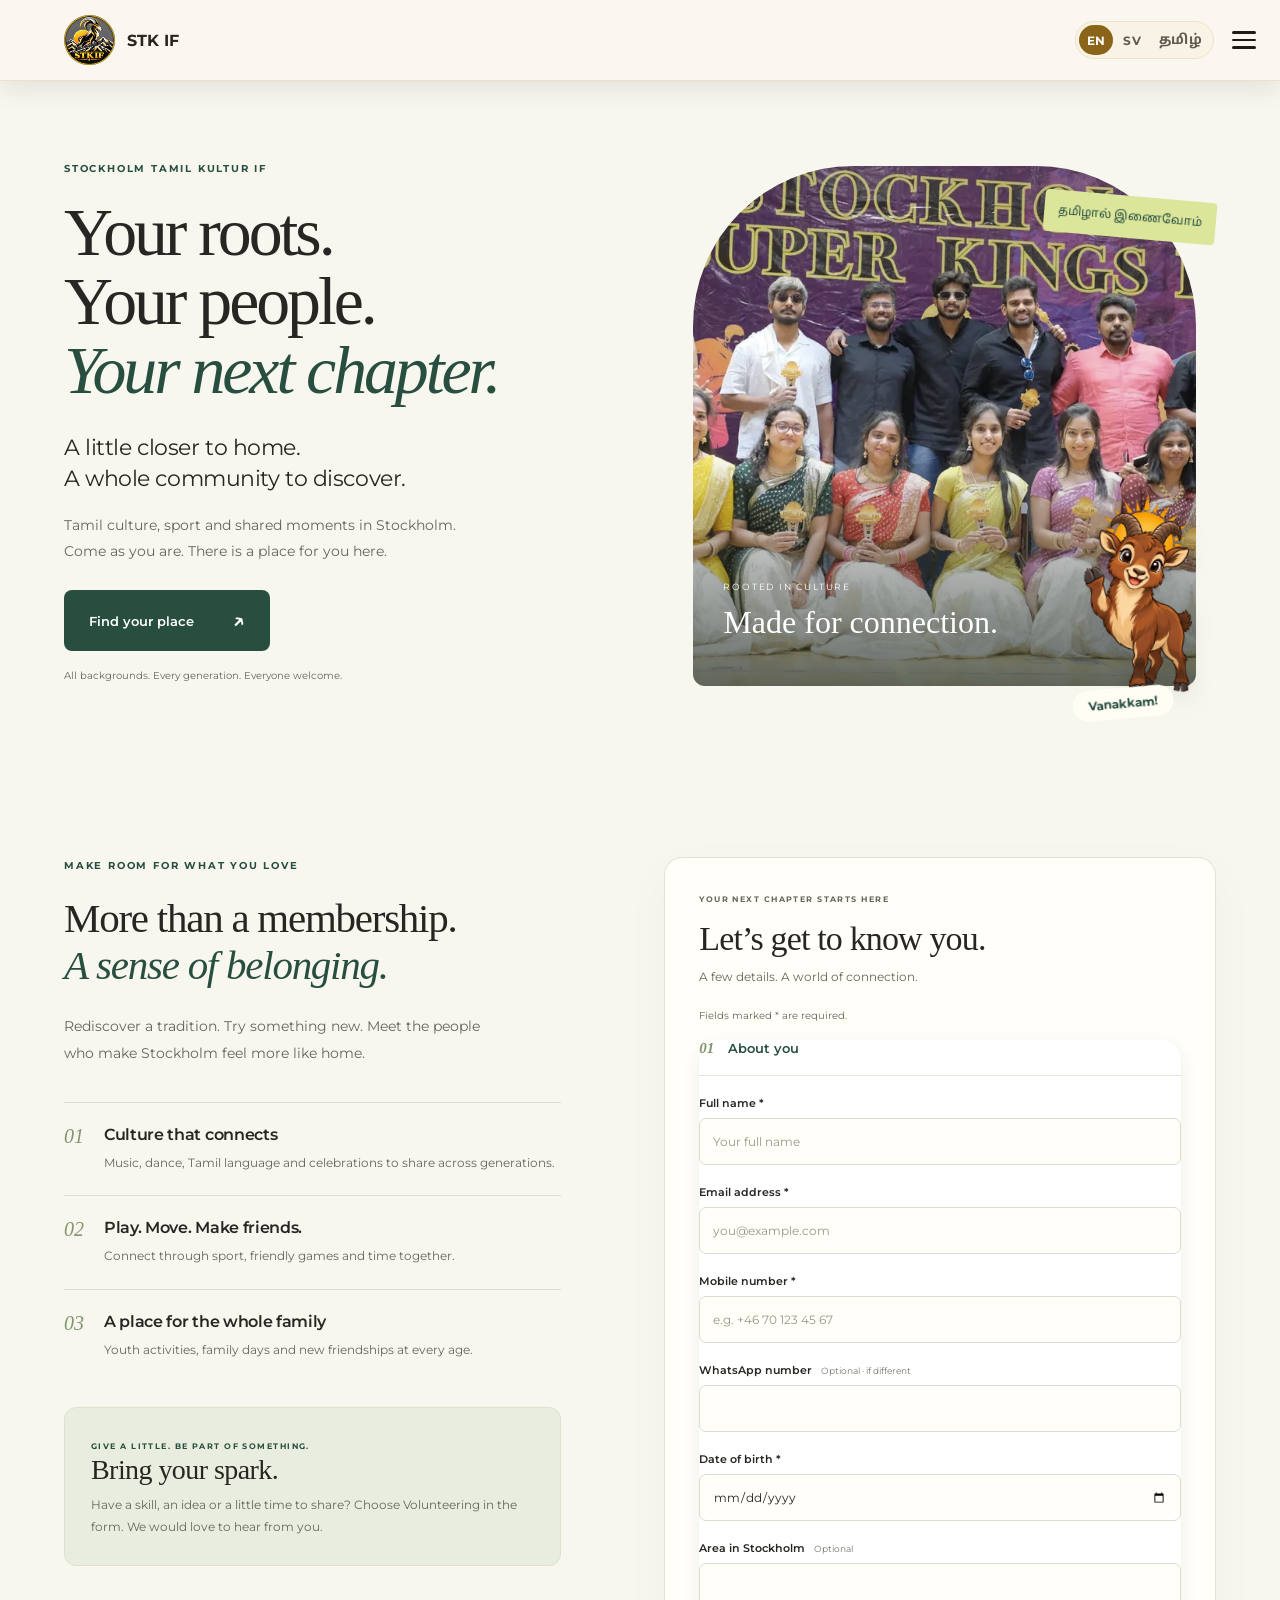
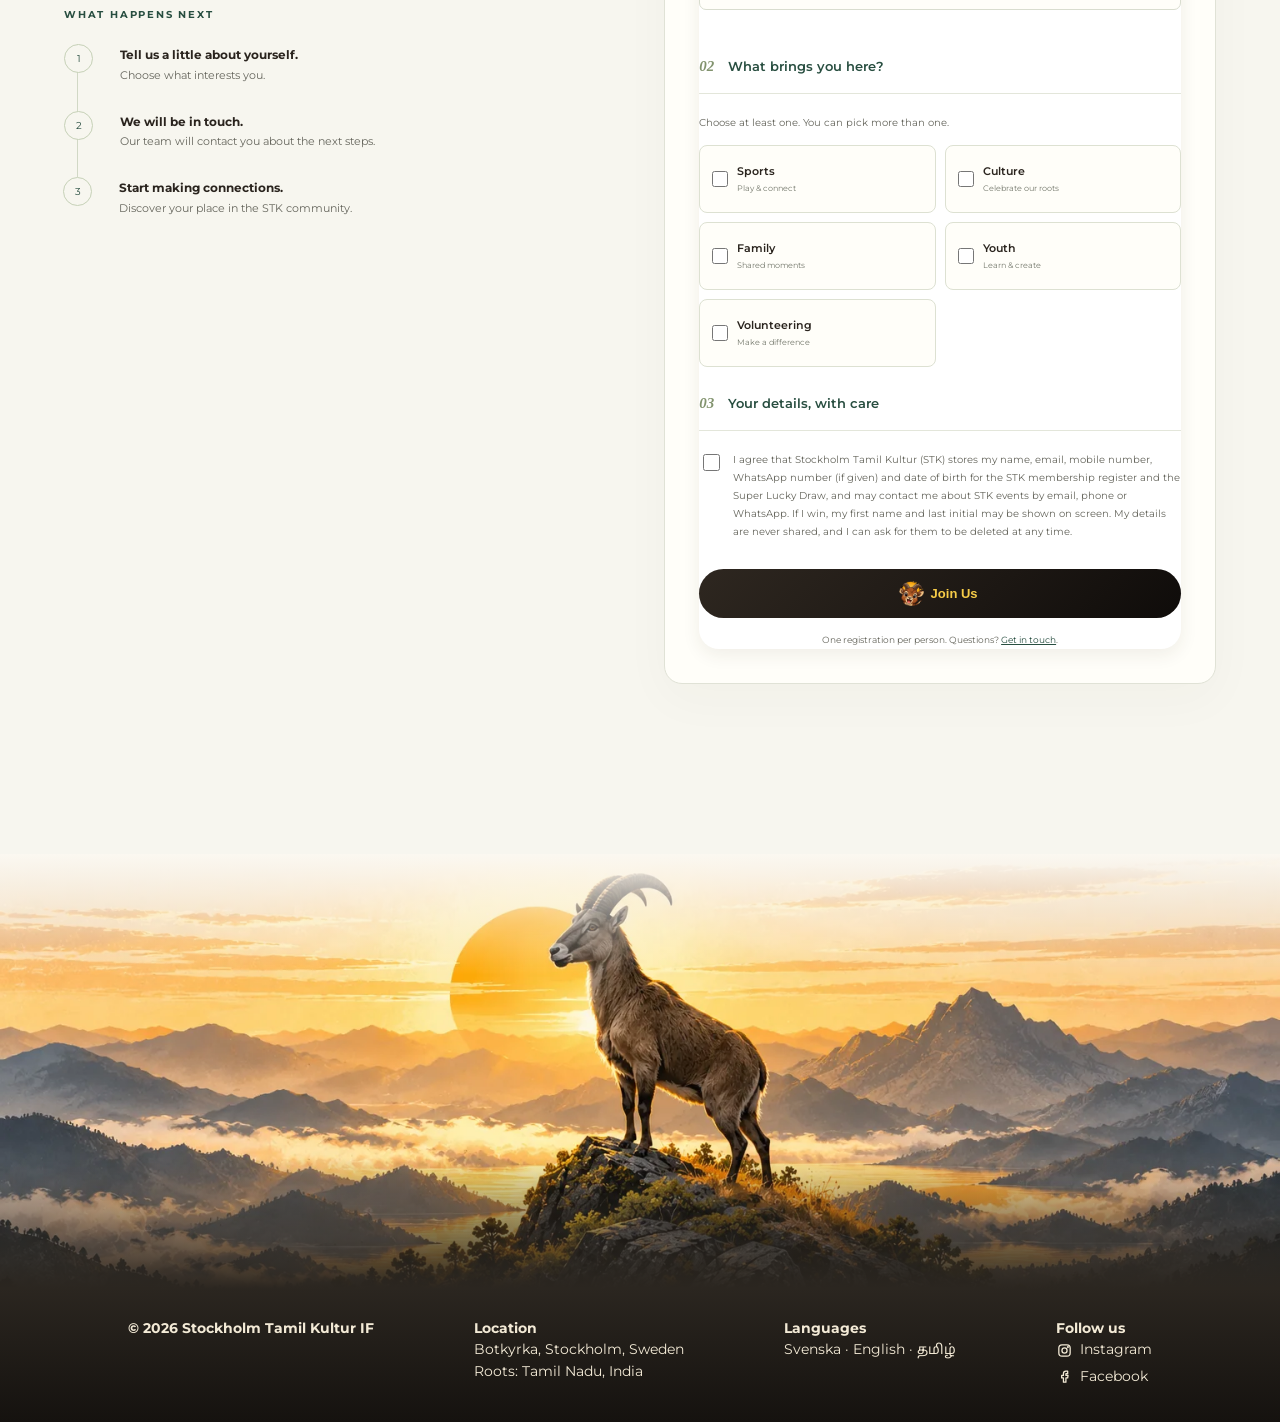
<file: joinus-alternate.html>
<!DOCTYPE html>
<html lang="en">
<head>
    <meta charset="UTF-8">
    <meta name="viewport" content="width=device-width, initial-scale=1.0">
    <title>Join the Tamil community in Stockholm | Stockholm Tamil Kultur &amp; IF</title>
    <meta name="description" content="Become a member or volunteer with Stockholm Tamil Kultur &amp; IF, the Tamil club in Stockholm, Sweden.">
    <meta property="og:type" content="website">
    <meta property="og:site_name" content="Stockholm Tamil Kultur IF">
    <meta property="og:title" content="Join the Tamil community in Stockholm | Stockholm Tamil Kultur &amp; IF">
    <meta property="og:description" content="Become a member or volunteer with Stockholm Tamil Kultur &amp; IF, the Tamil club in Stockholm, Sweden.">
    <link rel="canonical" href="https://www.stkif.se/joinus.html">
    <meta property="og:url" content="https://www.stkif.se/joinus.html">
    <meta property="og:image" content="https://www.stkif.se/images/og-image.jpg">
    <meta property="og:image:width" content="1200">
    <meta property="og:image:height" content="630">
    <meta name="twitter:card" content="summary_large_image">
    <link rel="stylesheet" href="css/shared-styles.css?v=20261110-4">
    <link rel="stylesheet" href="css/joinus-styles.css?v=20261110-4">
    <link rel="icon" type="image/png" href="images/favicon.png">
    <link rel="stylesheet" href="css/modern.css?v=20261110-4">
    <link rel="stylesheet" href="css/theme.css?v=20261110-4" id="theme-css">
    <link rel="stylesheet" href="css/mascots.css?v=20261110-4">
    <link rel="stylesheet" href="css/refresh.css?v=20261110-4">
<style>
.join-editorial .join-hero h1{text-transform:none!important}.join-editorial .hero-community-image{object-position:center}
/* Join Us editorial design. Scoped to this page; backend IDs and field names preserved. */
body.join-editorial{--ink:#272622;--muted:#66665d;--paper:#f7f6ef;--green:#284e40;--lime:#dbe69b;background:var(--paper);color:var(--ink)}.join-editorial *{box-sizing:border-box}.join-editorial [hidden]{display:none!important}.join-editorial a:focus-visible,.join-editorial button:focus-visible,.join-editorial input:focus-visible{outline:3px solid #597a37;outline-offset:4px}.join-editorial .overline{font-size:10px;font-weight:700;letter-spacing:.18em;line-height:1.8;color:var(--green);margin:0 0 20px}.join-editorial .join-hero{padding:160px 5vw 70px;max-width:1440px;margin:auto}.join-editorial .join-hero-inner{display:grid;grid-template-columns:1.05fr 1fr;gap:7%;align-items:center}.join-editorial .join-hero h1{font-family:Georgia,serif;color:var(--ink);font-size:clamp(45px,5.3vw,79px);font-weight:400;line-height:1.02;letter-spacing:-.045em;margin:20px 0 26px;text-align:left}.join-editorial em{font-family:Georgia,serif;font-weight:400;color:var(--green)}.join-editorial .hero-intro{font-size:22px;line-height:1.45;letter-spacing:-.02em;margin:0 0 18px;color:var(--ink)}.join-editorial .hero-detail{font-size:14px;line-height:1.85;max-width:410px;color:var(--muted);margin-bottom:25px}.join-editorial .editorial-cta{display:inline-flex;gap:38px;align-items:center;background:var(--green);color:#fff;padding:17px 25px;border-radius:8px;text-decoration:none;font-size:13px;font-weight:600}.join-editorial .editorial-cta:hover{background:#17382d}.join-editorial .editorial-cta span{font-size:22px}.join-editorial .hero-welcome{font-size:10px;color:var(--muted);margin-top:18px}.join-editorial .hero-editorial-art{position:relative;min-height:520px;margin-right:20px}.join-editorial .hero-community-image{width:100%;height:520px;object-fit:cover;object-position:center;border-radius:160px 160px 12px 12px;display:block;filter:saturate(.8)}.join-editorial .hero-editorial-art:after{content:'';position:absolute;inset:55% 0 0;background:linear-gradient(transparent,#101a13a8);border-radius:0 0 12px 12px;pointer-events:none}.join-editorial .photo-caption{position:absolute;bottom:35px;left:30px;z-index:1;color:white}.join-editorial .photo-caption span{font-size:9px;letter-spacing:.2em}.join-editorial .photo-caption p{font-family:Georgia,serif;color:white;font-size:32px;margin:10px 0}.join-editorial .art-tag{position:absolute;top:30px;right:-20px;z-index:2;background:var(--lime);color:var(--green);border-radius:4px;padding:14px;font-size:12px;transform:rotate(5deg)}.join-editorial .mascot-sticker{position:absolute;bottom:-35px;right:-30px;width:145px;z-index:3;transform:rotate(5deg)}.join-editorial .mascot-sticker img{width:115px;filter:drop-shadow(0 6px 12px #0002)}.join-editorial .mascot-sticker span{display:block;background:#fffdf4;padding:8px 16px;border-radius:20px;color:var(--green);font-size:12px;font-weight:700;transform:rotate(-10deg);width:max-content;margin-top:-10px}.join-editorial #draw-banner{width:calc(100% - 10vw);max-width:1296px;margin:20px auto 0;padding:22px 28px;background:#e9e3f0;border:1px solid #dcd0e5;border-radius:12px;box-shadow:none;grid-template-columns:auto 1fr auto;gap:22px;text-align:left}.join-editorial .draw-medal{font-size:36px;color:#75518a}.join-editorial #draw-banner .draw-kicker{font-size:9px;letter-spacing:.12em;color:#745681;margin:0 0 5px;text-transform:uppercase}.join-editorial #draw-banner h2{font-family:Georgia,serif;font-size:26px;color:#37283f;font-weight:400;margin:0 0 4px}.join-editorial #draw-banner .draw-text>p:not(.draw-kicker){font-size:12px;color:#66536f;line-height:1.6;margin:0}.join-editorial #draw-banner .draw-cta{background:transparent;color:#513461;border:1px solid #9a80aa;border-radius:7px;padding:13px 18px;font-size:11px;white-space:nowrap}.join-editorial .join-page,.join-editorial #draw-banner:not([hidden])+.join-page{max-width:1296px;width:90%;margin:95px auto 100px;padding:0;display:grid;grid-template-columns:.9fr 1fr;gap:9%;align-items:start}.join-editorial .join-info{width:auto;max-width:none;text-align:left}.join-editorial .join-info h2{font-family:Georgia,serif;font-size:clamp(32px,3.2vw,47px);line-height:1.15;letter-spacing:-.03em;font-weight:400;color:var(--ink);margin:0 0 24px}.join-editorial .section-intro{font-size:14px;line-height:1.9;color:var(--muted);max-width:440px}.join-editorial .belong-list{margin-top:35px}.join-editorial .belong-list>div{display:flex;gap:20px;padding:22px 0;border-top:1px solid #dcded2}.join-editorial .pillar-mark{font-family:Georgia,serif;font-style:italic;color:#84956c;font-size:20px}.join-editorial .belong-list section{padding:0}.join-editorial .join-info h3{font-size:16px;letter-spacing:-.02em;font-weight:600;margin:0 0 8px;color:var(--ink)}.join-editorial .belong-list p{font-size:12px;line-height:1.8;color:var(--muted);margin:0}.join-editorial .volunteer-note{background:#e9eddf;border:1px solid #dce2ce;border-radius:12px;padding:26px;margin:25px 0 40px}.join-editorial .volunteer-note .overline{font-size:8px;margin-bottom:12px}.join-editorial .volunteer-note h3{font-family:Georgia,serif;font-weight:400;font-size:28px}.join-editorial .volunteer-note p{font-size:12px;line-height:1.9;color:var(--muted);margin:0}.join-editorial .next-steps ol{padding:0;list-style:none;counter-reset:step}.join-editorial .next-steps li{position:relative;counter-increment:step;padding:0 0 25px 42px;border-left:1px solid #d1d8c5;margin-left:13px}.join-editorial .next-steps li:last-child{border:0}.join-editorial .next-steps li:before{content:counter(step);position:absolute;left:-14px;top:0;border-radius:50%;width:27px;height:27px;display:grid;place-items:center;background:var(--paper);border:1px solid #c6d1b7;font-size:10px;color:var(--green)}.join-editorial .next-steps strong,.join-editorial .next-steps span{display:block;font-size:12px;line-height:1.8}.join-editorial .next-steps span{font-size:11px;color:var(--muted)}.join-editorial #join-form{min-width:0;scroll-margin-top:110px;width:100%}.join-editorial .join-form-side{width:100%;max-width:none;background:#fffef9;border:1px solid #e0e2d6;border-radius:18px;padding:34px;box-shadow:0 15px 50px #36482c08;text-align:left}.join-editorial .form-heading .overline{font-size:8px;margin:0 0 12px}.join-editorial .form-heading h2{font-family:Georgia,serif;font-size:34px;line-height:1.2;letter-spacing:-.025em;font-weight:400;margin:0 0 10px;color:var(--ink)}.join-editorial .form-heading p{font-size:12px;color:var(--muted);margin:0}.join-editorial .required-note{font-size:10px;color:var(--muted);margin:25px 0 18px}.join-editorial #joinForm{width:100%;max-width:none;background:none;box-shadow:none;padding:0;margin:0;border:0}.join-editorial .form-group{border:0;padding:0;margin:0 0 28px;min-width:0}.join-editorial .form-group legend{font-size:13px;font-weight:600;color:var(--green);padding:0 0 18px;width:100%;border-bottom:1px solid #e3e6da;margin:0 0 20px}.join-editorial .form-group legend>span{font-family:Georgia,serif;font-style:italic;font-size:15px;color:#82936e;margin-right:10px}.join-editorial #joinForm label[for]{font-size:11px;font-weight:600;display:block;text-align:left;margin:0 0 8px;color:var(--ink)}.join-editorial #joinForm label small{font-size:9px;font-weight:400;color:#75796d;margin-left:6px}.join-editorial #joinForm input:not([type=checkbox]){display:block;width:100%;min-width:0;min-height:47px;border:1px solid #d9ddcf;border-radius:7px;background:#fffef9;color:var(--ink);font:inherit;font-size:12px;padding:13px;margin:0 0 20px;box-shadow:none}.join-editorial #joinForm input::placeholder{color:#96998e}.join-editorial #joinForm input:not([type=checkbox]):focus{border-color:#5c7848;background:white;box-shadow:0 0 0 3px #6c8f4520;outline:none}.join-editorial .field-hint{font-size:10px;color:var(--muted);line-height:1.7;margin:0 0 14px}.join-editorial .interest-grid{display:grid;grid-template-columns:1fr 1fr;gap:9px}.join-editorial #joinForm .interest-grid label{position:relative;display:flex;align-items:center;gap:9px;border:1px solid #dde1d2;border-radius:8px;padding:12px;margin:0;text-align:left;cursor:pointer;background:#fffef9;min-height:68px}.join-editorial #joinForm .interest-grid label:has(input:checked){border-color:#547345;background:#edf2e4;box-shadow:inset 0 0 0 1px #547345}.join-editorial .interest-grid input{width:16px;height:16px;accent-color:var(--green);margin:0;flex-shrink:0}.join-editorial .interest-grid strong{display:block;font-size:11px;font-weight:600}.join-editorial #joinForm .interest-grid small{display:block;font-size:8px;margin:5px 0 0;line-height:1.4}.join-editorial .choice-check{display:none}.join-editorial #joinForm label.consent{display:flex;align-items:flex-start;font-size:10px;line-height:1.8;font-weight:400;gap:10px;margin:0;color:var(--muted);text-align:left}.join-editorial #consent{flex-shrink:0;width:17px;height:17px;accent-color:var(--green);margin-top:4px}.join-editorial #joinForm .join-submit{margin:0;width:100%;padding:17px;background:var(--green);color:white;border:0;border-radius:8px;font-size:13px;font-weight:600}.join-editorial #joinForm .join-submit:hover{background:#173a2d}.join-editorial .form-reassurance{font-size:9px;line-height:1.8;text-align:center;color:var(--muted);margin:14px 0 0}.join-editorial .form-reassurance a{color:var(--green);text-decoration:underline}.join-editorial #form-status:empty{display:none}.join-editorial #join-success{background:#fffef9;border:1px solid #d9dfcc;border-radius:18px}.join-editorial #join-success-close{background:var(--green)}.join-editorial #duplicate-msg{font-size:11px}.join-editorial #form-status{font-size:12px}.join-editorial footer{margin-top:0}html{scroll-behavior:smooth}@media(min-width:1600px){.join-editorial .join-page{max-width:1200px}.join-editorial .join-hero{max-width:1340px}}@media(max-width:950px){.join-editorial .join-hero{padding-top:130px}.join-editorial .join-hero-inner{gap:5%}.join-editorial .hero-editorial-art,.join-editorial .hero-community-image{min-height:440px;height:440px}.join-editorial .join-page,.join-editorial #draw-banner:not([hidden])+.join-page{grid-template-columns:.8fr 1fr;gap:5%;padding:0;margin-top:65px}.join-editorial .join-form-side{padding:25px}.join-editorial .form-heading h2{font-size:29px}.join-editorial .interest-grid{grid-template-columns:1fr}.join-editorial #draw-banner{grid-template-columns:auto 1fr;justify-items:start}.join-editorial #draw-banner .draw-cta{grid-column:2}.join-editorial .hero-intro{font-size:18px}}@media(max-width:700px){.join-editorial .join-hero{padding:120px 24px 35px}.join-editorial .join-hero-inner{grid-template-columns:1fr;gap:34px}.join-editorial .join-hero h1{font-size:54px}.join-editorial .hero-editorial-art{margin:0 12px 20px 0;min-height:340px}.join-editorial .hero-community-image{height:340px;min-height:340px;border-radius:100px 100px 10px 10px;object-position:center 35%}.join-editorial .mascot-sticker{width:110px;right:-20px}.join-editorial .mascot-sticker img{width:95px}.join-editorial #draw-banner{width:calc(100% - 48px);padding:18px;gap:12px;margin-top:15px}.join-editorial #draw-banner h2{font-size:24px}.join-editorial #draw-banner .draw-cta{padding:11px;font-size:10px}.join-editorial .join-page,.join-editorial #draw-banner:not([hidden])+.join-page{display:flex;flex-direction:column;width:calc(100% - 48px);gap:50px;margin:55px auto;padding:0}.join-editorial .join-info{width:100%;padding:0;margin:0}.join-editorial .join-info h2{font-size:38px}.join-editorial .next-steps{display:none}.join-editorial .join-form-side{padding:24px 19px}.join-editorial .interest-grid{grid-template-columns:1fr 1fr}.join-editorial .belong-list>div{padding:17px 0}.join-editorial .volunteer-note{margin-bottom:0}}@media(max-width:370px){.join-editorial .join-hero h1{font-size:45px}.join-editorial .interest-grid{grid-template-columns:1fr}}@media(prefers-reduced-motion:reduce){html{scroll-behavior:auto}}

</style>
</head>

<body class="join-editorial">

<!-- Header-->

    <header>
        <div id="logo">
            <a class="logo-link" href="index.html" aria-label="STK IF home page">
                <img src="images/logo.webp" alt="Stockholm Tamil Kultur IF Logo">
                <span class="site-name">STK IF</span>
            </a>
        </div>
        <ul>
            <li><a href="index.html">Home</a></li>
            <li>|</li>
            <li><a href="events.html">Events</a></li>
            <li>|</li>
            <li><a href="about.html">About</a></li>
            <li>|</li>
            <li><a href="gallery.html">Gallery</a></li>
            <li>|</li>
            <li><a href="learn-tamil.html">Learn Tamil</a></li>
            <li>|</li>
            <li><a href="members.html">Members</a></li>
            <li>|</li>
            <li><a href="sponsors.html">Sponsors</a></li>
            <li>|</li>
            <li><a href="joinus.html">Join Us</a></li>
        </ul>
        <img id="hamburguer-buttom" src="images/hamburg.button.svg" alt="Hamburger menu button">

    </header>


<section class="join-hero" aria-labelledby="join-title">
  <div class="join-hero-inner"><div class="hero-editorial-copy"><p class="overline">STOCKHOLM TAMIL KULTUR IF</p><h1 id="join-title">Your roots.<br>Your people.<br><em>Your next chapter.</em></h1><p class="hero-intro">A little closer to home.<br>A whole community to discover.</p><p class="hero-detail">Tamil culture, sport and shared moments in Stockholm. Come as you are. There is a place for you here.</p><a class="editorial-cta" href="#join-form">Find your place <span aria-hidden="true">↗</span></a><p class="hero-welcome">All backgrounds. Every generation. Everyone welcome.</p></div>
  <div class="hero-editorial-art"><img class="hero-community-image" src="images/ssk-team-dance-pic-2025.webp" alt="A community cultural dance performance"><div class="photo-caption"><span>ROOTED IN CULTURE</span><p>Made for connection.</p></div><div class="art-tag" lang="ta">தமிழால் இணைவோம்</div><div class="mascot-sticker"><img src="mascots/my-goats/tahr-hello.webp" alt="STK's Nilgiri tahr mascot welcomes you"><span>Vanakkam!</span></div></div></div>
</section>
<section id="draw-banner" class="draw-only" hidden aria-label="Super Lucky Draw"><div class="draw-medal" aria-hidden="true">✦</div><div class="draw-text"><p class="draw-kicker">A little extra reason to join</p><h2>Join STK. You could win.</h2><p>Register for the Super Lucky Draw at SSK Diwali Thiruvizha · 7 November 2026.</p></div><a class="draw-cta" href="#join-form">Register for the draw <span aria-hidden="true">↗</span></a></section>
<main class="join-page">
<div class="join-info"><p class="overline">MAKE ROOM FOR WHAT YOU LOVE</p><h2>More than a membership.<br><em>A sense of belonging.</em></h2><p class="section-intro">Rediscover a tradition. Try something new. Meet the people who make Stockholm feel more like home.</p>
<div class="belong-list"><div><span class="pillar-mark" aria-hidden="true">01</span><section><h3>Culture that connects</h3><p>Music, dance, Tamil language and celebrations to share across generations.</p></section></div><div><span class="pillar-mark" aria-hidden="true">02</span><section><h3>Play. Move. Make friends.</h3><p>Connect through sport, friendly games and time together.</p></section></div><div><span class="pillar-mark" aria-hidden="true">03</span><section><h3>A place for the whole family</h3><p>Youth activities, family days and new friendships at every age.</p></section></div></div>
<div class="volunteer-note" id="volunteer-info"><span class="overline">GIVE A LITTLE. BE PART OF SOMETHING.</span><h3>Bring your spark.</h3><p>Have a skill, an idea or a little time to share? Choose Volunteering in the form. We would love to hear from you.</p></div>
<div class="next-steps"><p class="overline">WHAT HAPPENS NEXT</p><ol><li><strong>Tell us a little about yourself.</strong><span>Choose what interests you.</span></li><li><strong>We will be in touch.</strong><span>Our team will contact you about the next steps.</span></li><li><strong>Start making connections.</strong><span>Discover your place in the STK community.</span></li></ol></div>
</div>
<section id="join-form">
<div class="join-form-side">

<div class="form-heading"><p class="overline">YOUR NEXT CHAPTER STARTS HERE</p><h2>Let’s get to know you.</h2><p>A few details. A world of connection.</p></div><p class="required-note">Fields marked <span aria-hidden="true">*</span> are required.</p>

    <form id="joinForm"><fieldset class="form-group"><legend><span>01</span> About you</legend>

    <label for="fullname">Full name <span aria-hidden="true">*</span></label>
    <input type="text" id="fullname" name="fullname" autocomplete="name" placeholder="Your full name" required>

    <label for="email">Email address <span aria-hidden="true">*</span></label>
    <input type="email" id="email" name="email" autocomplete="email" placeholder="you@example.com" required>

    <label for="phone">Mobile number <span aria-hidden="true">*</span></label>
    <input type="tel" id="phone" name="phone" placeholder="e.g. +46 70 123 45 67" autocomplete="tel" required pattern="[+0-9 ()\-]{6,20}">

    <label for="whatsapp">WhatsApp number <small>Optional · if different</small></label>
    <input type="tel" id="whatsapp" name="whatsapp" pattern="[+0-9 ()\-]{6,20}">

    <label for="dob">Date of birth <span aria-hidden="true">*</span></label>
    <input type="date" id="dob" name="dob" required>
    <p id="duplicate-msg" role="alert" hidden></p>

    <label for="area">Area in Stockholm <small>Optional</small></label>
    <input type="text" id="area" name="area" autocomplete="address-level2">

</fieldset><fieldset class="form-group interests"><legend><span>02</span> What brings you here?</legend><p class="field-hint" id="activity-hint">Choose at least one. You can pick more than one.</p><div class="interest-grid" aria-describedby="activity-hint">

    <label>
        <input type="checkbox" name="activities" value="Sports">
        <span><strong>Sports</strong><small>Play & connect</small></span><span class="choice-check" aria-hidden="true">✓</span>
    </label>

    <label>
        <input type="checkbox" name="activities" value="Culture">
        <span><strong>Culture</strong><small>Celebrate our roots</small></span><span class="choice-check" aria-hidden="true">✓</span>
    </label>

    <label>
        <input type="checkbox" name="activities" value="Family">
        <span><strong>Family</strong><small>Shared moments</small></span><span class="choice-check" aria-hidden="true">✓</span>
    </label>

    <label>
        <input type="checkbox" name="activities" value="Youth">
        <span><strong>Youth</strong><small>Learn & create</small></span><span class="choice-check" aria-hidden="true">✓</span>
    </label>

    <label>
        <input type="checkbox" name="activities" value="Volunteering">
        <span><strong>Volunteering</strong><small>Make a difference</small></span><span class="choice-check" aria-hidden="true">✓</span>
    </label>

</div></fieldset><fieldset class="form-group privacy"><legend><span>03</span> Your details, with care</legend><label class="consent">
        <input type="checkbox" id="consent" name="consent" required>
        <span>I agree that Stockholm Tamil Kultur (STK) stores my name, email, mobile number, WhatsApp number (if given) and date of birth for the STK membership register and the Super Lucky Draw, and may contact me about STK events by email, phone or WhatsApp. If I win, my first name and last initial may be shown on screen. My details are never shared, and I can ask for them to be deleted at any time.</span>
    </label>

</fieldset><button type="submit" class="join-submit">Join Us</button><p class="form-reassurance">One registration per person. Questions? <a href="mailto:stockholmtamilkultur@gmail.com">Get in touch</a>.</p>

    <p id="form-status" role="status" aria-live="polite"></p>

    </form>


    </div>
    </section>

</main>   

    <!-- Shown when the form has been sent -->
    <dialog id="join-success" aria-labelledby="join-success-title">
        <div class="join-tick" aria-hidden="true">&#10003;</div>
        <h2 id="join-success-title">You are registered!</h2>
        <p>We have received your details, so there is no need to fill in the form again.</p>
        <div class="draw-only join-success-draw" hidden>
            <img src="mascots/my-goats/tahr-celebrate.webp" alt="">
            <h3>You are in the Super Lucky Draw!</h3>
            <p>You might be one of the lucky winners. Stay tuned until the draw on Saturday 7 November at SSK Diwali Thiruvizha.</p>
        </div>
        <button type="button" id="join-success-close">Close</button>
    </dialog>

    <script src="js/joinus.js?v=20261110-4"></script>



    <footer id="footer-joinuspage">
        <div id="footer-container">
            <ul id="footer-copyright">
                <li class="footer-heading">© 2026 Stockholm Tamil Kultur IF</li>
            </ul>

            <ul id="footer-info">
                <li class="footer-heading">Location</li>
                <li>Botkyrka, Stockholm, Sweden</li>
                <li>Roots: Tamil Nadu, India</li>
            </ul>


            <ul>
                <li class="footer-heading">Languages</li>
                <li><span lang="sv"></span>Svenska · English · <span lang="ta">தமிழ்</span></li>
            </ul>
            <ul id="footer-social">
                <li class="footer-heading">Follow us</li>
                <li><a href="https://www.instagram.com/sskvibessweden" target="_blank" rel="noopener" data-icon="instagram">Instagram</a></li>
                <li><a href="https://www.facebook.com/StockholmSuperKings" target="_blank" rel="noopener" data-icon="facebook">Facebook</a></li>
            </ul>
        </div>

    </footer>
    <script src="lang/languages.js?v=20261110-4"></script>
    <script src="js/i18n.js?v=20261110-4"></script>
    <script src="js/analytics.js?v=20261110-4"></script>
    <script src="mascots/mascot-list.js?v=20261110-4"></script>
    <script src="js/site.js?v=20261110-4"></script>
</body>

</html>
</file>
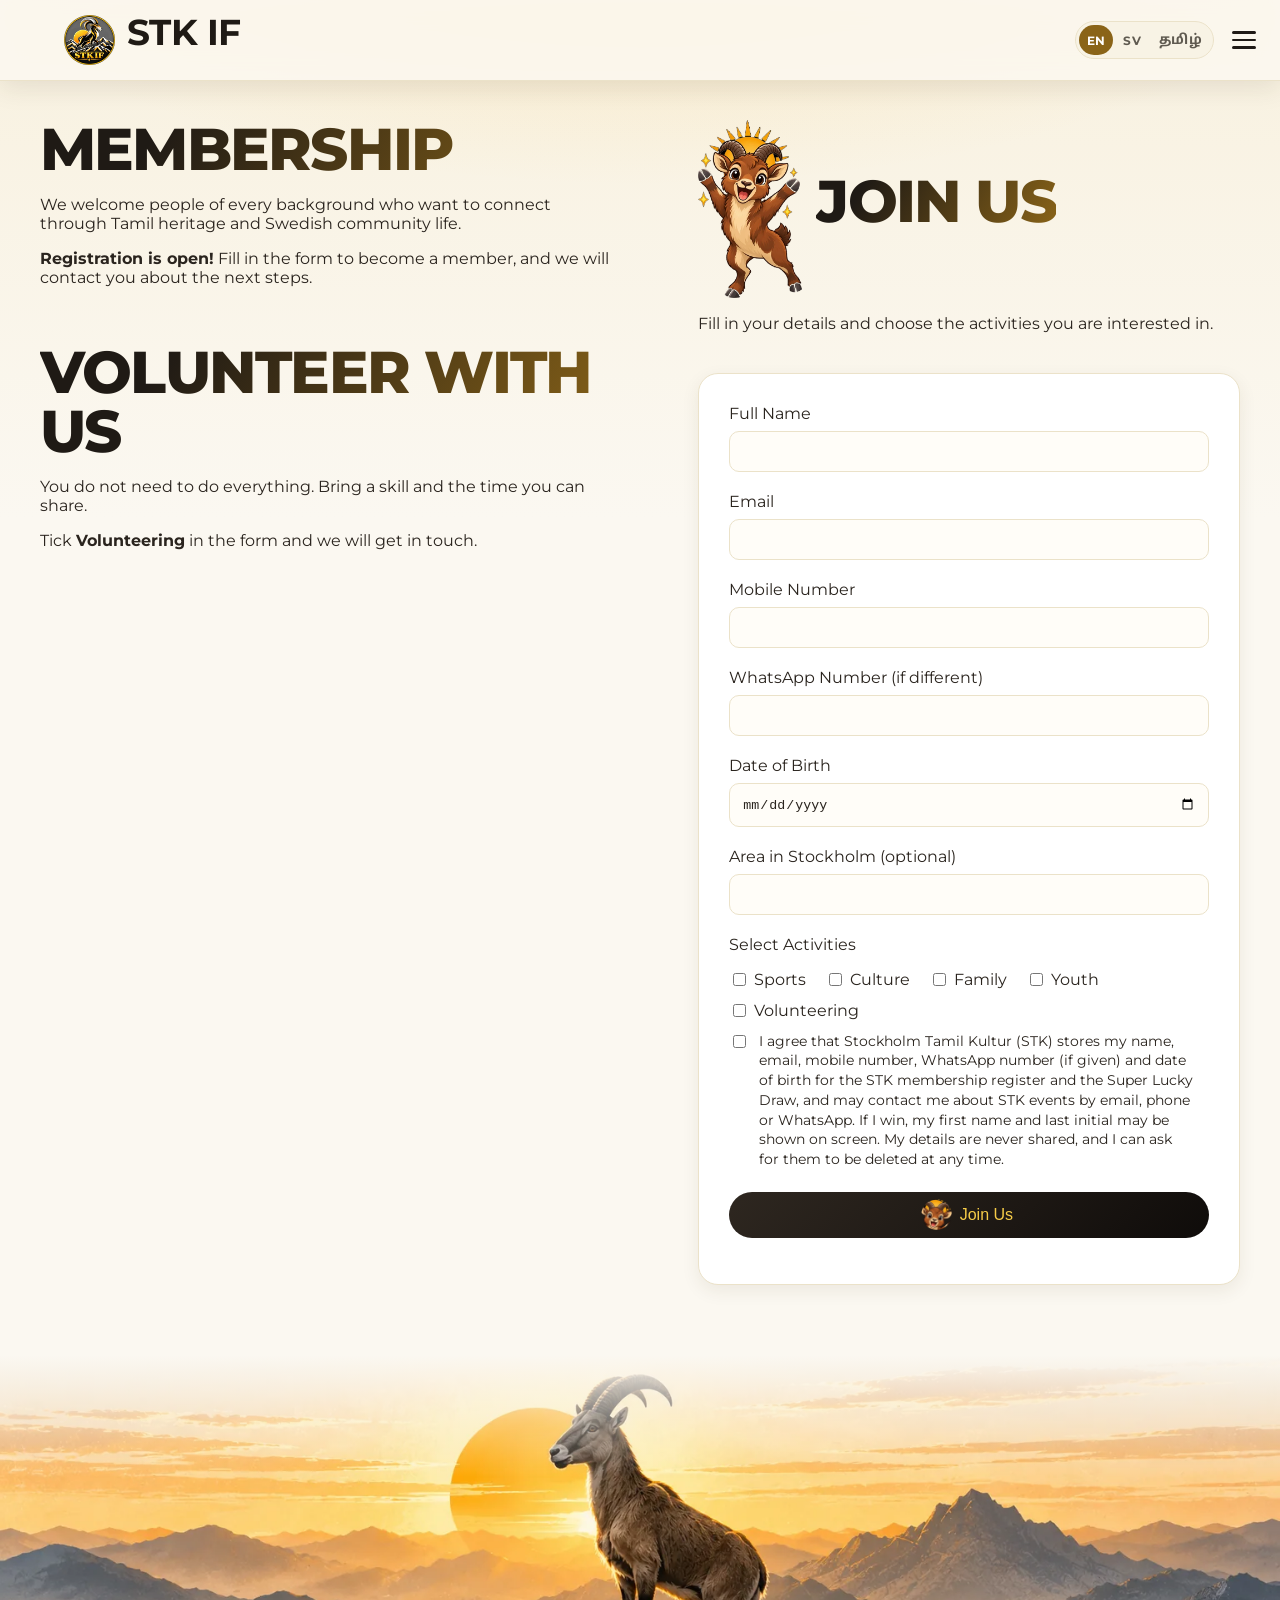
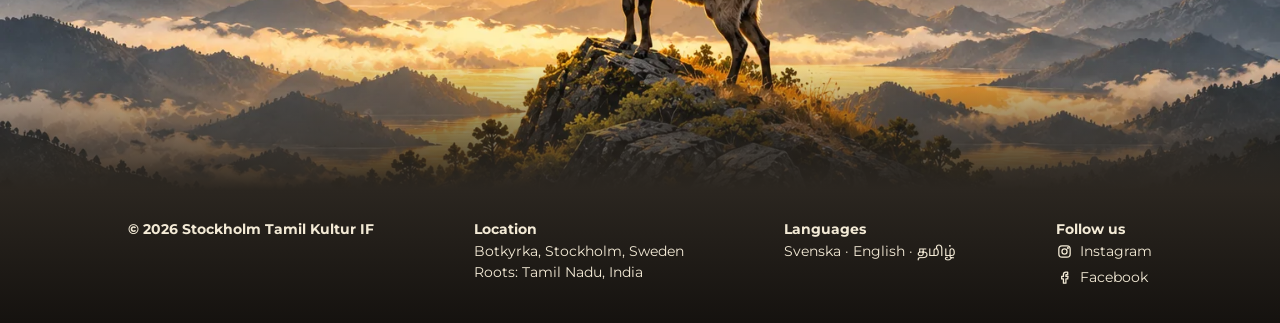
<file: joinus-old.html>
<!DOCTYPE html>
<html lang="en">
<head>
    <meta charset="UTF-8">
    <meta name="viewport" content="width=device-width, initial-scale=1.0">
    <title>Join the Tamil community in Stockholm | Stockholm Tamil Kultur &amp; IF</title>
    <meta name="description" content="Become a member or volunteer with Stockholm Tamil Kultur &amp; IF, the Tamil club in Stockholm, Sweden.">
    <meta property="og:type" content="website">
    <meta property="og:site_name" content="Stockholm Tamil Kultur IF">
    <meta property="og:title" content="Join the Tamil community in Stockholm | Stockholm Tamil Kultur &amp; IF">
    <meta property="og:description" content="Become a member or volunteer with Stockholm Tamil Kultur &amp; IF, the Tamil club in Stockholm, Sweden.">
    <link rel="canonical" href="https://teamraat.github.io/STK-IF/joinus.html">
    <meta property="og:url" content="https://teamraat.github.io/STK-IF/joinus.html">
    <meta property="og:image" content="https://teamraat.github.io/STK-IF/images/og-image.jpg">
    <meta property="og:image:width" content="1200">
    <meta property="og:image:height" content="630">
    <meta name="twitter:card" content="summary_large_image">
    <link rel="stylesheet" href="css/shared-styles.css?v=20261105-2">
    <link rel="stylesheet" href="css/joinus-styles.css?v=20261105-2">
    <link rel="icon" type="image/png" href="images/favicon.png">
    <link rel="stylesheet" href="css/modern.css?v=20261105-2">
    <link rel="stylesheet" href="css/theme.css?v=20261105-2" id="theme-css">
    <link rel="stylesheet" href="css/mascots.css?v=20261105-2">
    <link rel="stylesheet" href="css/refresh.css?v=20261105-2">
</head>

<body>

<!-- Header-->

    <header>
        <div id="logo">
            <a class="logo-link" href="index.html" aria-label="STK IF home page">
                <img src="images/logo.webp" alt="Stockholm Tamil Kultur IF Logo">
                <h1>STK IF</h1>
            </a>
        </div>
        <ul>
            <li><a href="index.html">Home</a></li>
            <li>|</li>
            <li><a href="events.html">Events</a></li>
            <li>|</li>
            <li><a href="about.html">About</a></li>
            <li>|</li>
            <li><a href="gallery.html">Gallery</a></li>
            <li>|</li>
            <li><a href="learn-tamil.html">Learn Tamil</a></li>
            <li>|</li>
            <li><a href="members.html">Members</a></li>
            <li>|</li>
            <li><a href="joinus.html">Join Us</a></li>
        </ul>
        <img id="hamburguer-buttom" src="images/hamburg.button.svg" alt="Hamburger menu button">

    </header>


    <!-- Lucky draw banner: shown by js/joinus.js only until the draw is over (see DRAW_ENDS there) -->
    <section id="draw-banner" class="draw-only" hidden>
        <div class="draw-wheel" aria-hidden="true"><span></span></div>
        <div class="draw-text">
            <p class="draw-kicker">STK Super Lucky Draw · Saturday 7 November</p>
            <h2>Join STK and you could win!</h2>
            <p>Register as an STK member today and you are in the Super Lucky Draw at SSK Diwali Thiruvizha. Amazing prizes are waiting for the lucky winners!</p>
            <ol class="draw-steps">
                <li>Fill in the form</li>
                <li>You are in the draw</li>
                <li>Stay tuned for 7 November</li>
            </ol>
            <a class="draw-cta" href="#join-form">Register and join the draw</a>
        </div>
        <img class="draw-tahr" src="mascots/my-goats/tahr-celebrate.webp" alt="">
    </section>

    <main class="join-page">

    <div class="join-info">

    <section id="membership">
        <h1>Membership</h1>

        <p>
            We welcome people of every background who want to connect
            through Tamil heritage and Swedish community life.
        </p>

        <p>
            <strong>Registration is open!</strong> Fill in the form to become
            a member, and we will contact you about the next steps.
        </p>
    </section>

    <section id="volunteer-info">
        <h1>Volunteer with us</h1>

        <p>
            You do not need to do everything. Bring a skill and the time you
            can share.
        </p>

        <p>
            Tick <strong>Volunteering</strong> in the form and we will get in touch.
        </p>
    </section>

</div>

<section id="join-form">
<div class="join-form-side">

    <div class="mascot-beside">
        <span data-mascot="joinus-heading"></span>
        <h1>Join Us</h1>
    </div>
        <p>Fill in your details and choose the activities you are interested in.</p>

    <form id="joinForm">

    <label for="fullname">Full Name</label>
    <input type="text" id="fullname" name="fullname" required>

    <label for="email">Email</label>
    <input type="email" id="email" name="email" required>

    <label for="phone">Mobile Number</label>
    <input type="tel" id="phone" name="phone" autocomplete="tel" required pattern="[+0-9 ()\-]{6,20}">

    <label for="whatsapp">WhatsApp Number (if different)</label>
    <input type="tel" id="whatsapp" name="whatsapp" pattern="[+0-9 ()\-]{6,20}">

    <label for="dob">Date of Birth</label>
    <input type="date" id="dob" name="dob" required>
    <p id="duplicate-msg" role="alert" hidden></p>

    <label for="area">Area in Stockholm (optional)</label>
    <input type="text" id="area" name="area" autocomplete="address-level2">

    <p>Select Activities</p>

    <label>
        <input type="checkbox" name="activities" value="Sports">
        Sports
    </label>

    <label>
        <input type="checkbox" name="activities" value="Culture">
        Culture
    </label>

    <label>
        <input type="checkbox" name="activities" value="Family">
        Family
    </label>

    <label>
        <input type="checkbox" name="activities" value="Youth">
        Youth
    </label>

    <label>
        <input type="checkbox" name="activities" value="Volunteering">
        Volunteering
    </label>

    <label class="consent">
        <input type="checkbox" id="consent" name="consent" required>
        I agree that Stockholm Tamil Kultur (STK) stores my name, email, mobile number, WhatsApp number (if given) and date of birth for the STK membership register and the Super Lucky Draw, and may contact me about STK events by email, phone or WhatsApp. If I win, my first name and last initial may be shown on screen. My details are never shared, and I can ask for them to be deleted at any time.
    </label>

    <button type="submit">Join Us</button>

    <p id="form-status" role="status" aria-live="polite"></p>

    </form>


    </div>
    </section>

</main>   

    <!-- Shown when the form has been sent -->
    <dialog id="join-success" aria-labelledby="join-success-title">
        <div class="join-tick" aria-hidden="true">&#10003;</div>
        <h2 id="join-success-title">You are registered!</h2>
        <p>We have received your details, so there is no need to fill in the form again.</p>
        <div class="draw-only join-success-draw" hidden>
            <img src="mascots/my-goats/tahr-celebrate.webp" alt="">
            <h3>You are in the Super Lucky Draw!</h3>
            <p>You might be one of the lucky winners. Stay tuned until the draw on Saturday 7 November at SSK Diwali Thiruvizha.</p>
        </div>
        <button type="button" id="join-success-close">Close</button>
    </dialog>

    <script src="js/joinus.js?v=20261105-2"></script>



    <footer id="footer-joinuspage">
        <div id="footer-container">
            <ul id="footer-copyright">
                <li class="footer-heading">© 2026 Stockholm Tamil Kultur IF</li>
            </ul>

            <ul id="footer-info">
                <li class="footer-heading">Location</li>
                <li>Botkyrka, Stockholm, Sweden</li>
                <li>Roots: Tamil Nadu, India</li>
            </ul>


            <ul>
                <li class="footer-heading">Languages</li>
                <li><span lang="sv"></span>Svenska · English · <span lang="ta">தமிழ்</span></li>
            </ul>
            <ul id="footer-social">
                <li class="footer-heading">Follow us</li>
                <li><a href="https://www.instagram.com/sskvibessweden" target="_blank" rel="noopener" data-icon="instagram">Instagram</a></li>
                <li><a href="https://www.facebook.com/StockholmSuperKings" target="_blank" rel="noopener" data-icon="facebook">Facebook</a></li>
            </ul>
        </div>

    </footer>
    <script src="lang/languages.js?v=20261105-2"></script>
    <script src="js/i18n.js?v=20261105-2"></script>
    <script src="mascots/mascot-list.js?v=20261105-2"></script>
    <script src="js/site.js?v=20261105-2"></script>
</body>

</html>
</file>
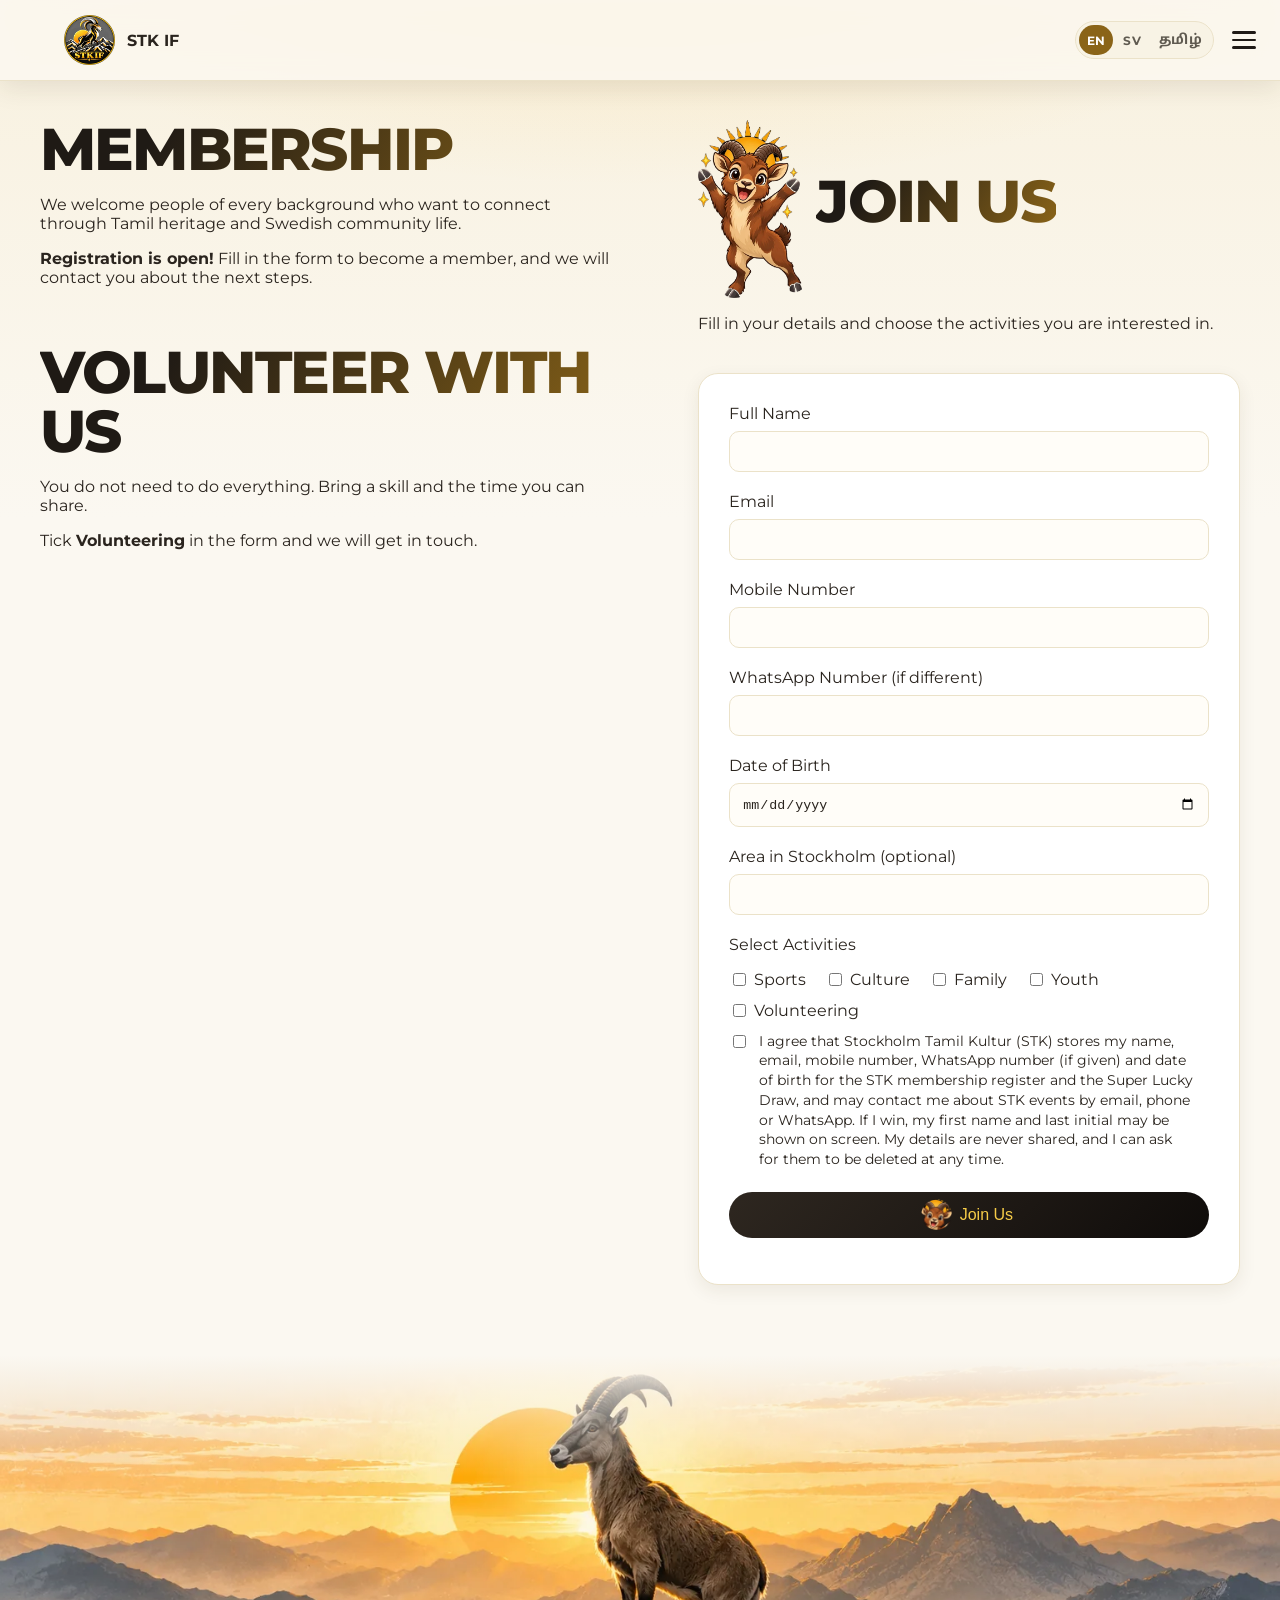
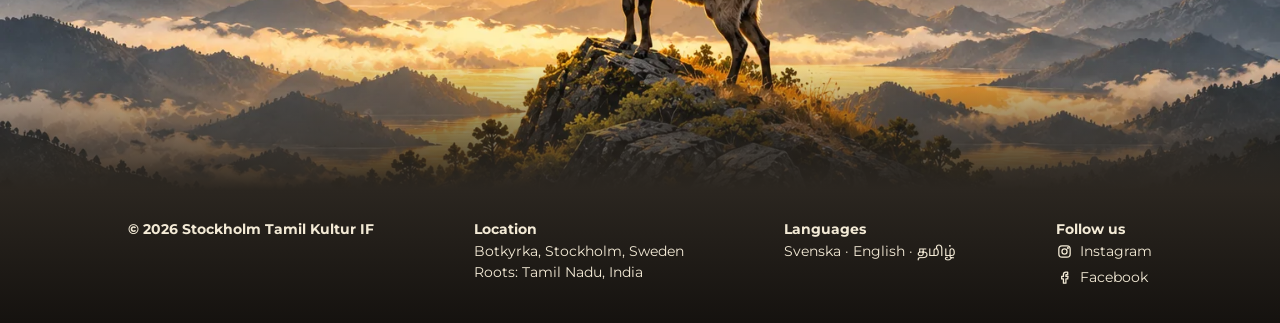
<file: joinus.html>
<!DOCTYPE html>
<html lang="en">
<head>
    <meta charset="UTF-8">
    <meta name="viewport" content="width=device-width, initial-scale=1.0">
    <title>Join the Tamil community in Stockholm | Stockholm Tamil Kultur &amp; IF</title>
    <meta name="description" content="Become a member or volunteer with Stockholm Tamil Kultur &amp; IF, the Tamil club in Stockholm, Sweden.">
    <meta property="og:type" content="website">
    <meta property="og:site_name" content="Stockholm Tamil Kultur IF">
    <meta property="og:title" content="Join the Tamil community in Stockholm | Stockholm Tamil Kultur &amp; IF">
    <meta property="og:description" content="Become a member or volunteer with Stockholm Tamil Kultur &amp; IF, the Tamil club in Stockholm, Sweden.">
    <link rel="canonical" href="https://www.stkif.se/joinus.html">
    <meta property="og:url" content="https://www.stkif.se/joinus.html">
    <meta property="og:image" content="https://www.stkif.se/images/og-image.jpg">
    <meta property="og:image:width" content="1200">
    <meta property="og:image:height" content="630">
    <meta name="twitter:card" content="summary_large_image">
    <link rel="stylesheet" href="css/shared-styles.css?v=20261110-4">
    <link rel="stylesheet" href="css/joinus-styles.css?v=20261110-4">
    <link rel="icon" type="image/png" href="images/favicon.png">
    <link rel="stylesheet" href="css/modern.css?v=20261110-4">
    <link rel="stylesheet" href="css/theme.css?v=20261110-4" id="theme-css">
    <link rel="stylesheet" href="css/mascots.css?v=20261110-4">
    <link rel="stylesheet" href="css/refresh.css?v=20261110-4">
</head>

<body>

<!-- Header-->

    <header>
        <div id="logo">
            <a class="logo-link" href="index.html" aria-label="STK IF home page">
                <img src="images/logo.webp" alt="Stockholm Tamil Kultur IF Logo">
                <span class="site-name">STK IF</span>
            </a>
        </div>
        <ul>
            <li><a href="index.html">Home</a></li>
            <li>|</li>
            <li><a href="events.html">Events</a></li>
            <li>|</li>
            <li><a href="about.html">About</a></li>
            <li>|</li>
            <li><a href="gallery.html">Gallery</a></li>
            <li>|</li>
            <li><a href="learn-tamil.html">Learn Tamil</a></li>
            <li>|</li>
            <li><a href="members.html">Members</a></li>
            <li>|</li>
            <li><a href="sponsors.html">Sponsors</a></li>
            <li>|</li>
            <li><a href="joinus.html">Join Us</a></li>
        </ul>
        <img id="hamburguer-buttom" src="images/hamburg.button.svg" alt="Hamburger menu button">

    </header>


    <!-- Lucky draw banner: shown by js/joinus.js only until the draw is over (see DRAW_ENDS there) -->
    <section id="draw-banner" class="draw-only" hidden>
        <div class="draw-wheel" aria-hidden="true"><span></span></div>
        <div class="draw-text">
            <p class="draw-kicker">STK Super Lucky Draw · Saturday 7 November</p>
            <h2>Join STK and you could win!</h2>
            <p>Register as an STK member today and you are in the Super Lucky Draw at SSK Diwali Thiruvizha. Amazing prizes are waiting for the lucky winners!</p>
            <ol class="draw-steps">
                <li>Fill in the form</li>
                <li>You are in the draw</li>
                <li>Stay tuned for 7 November</li>
            </ol>
            <a class="draw-cta" href="#join-form">Register and join the draw</a>
        </div>
        <img class="draw-tahr" src="mascots/my-goats/tahr-celebrate.webp" alt="">
    </section>

    <main class="join-page">

    <div class="join-info">

    <section id="membership">
        <h2 class="join-heading">Membership</h2>

        <p>
            We welcome people of every background who want to connect
            through Tamil heritage and Swedish community life.
        </p>

        <p>
            <strong>Registration is open!</strong> Fill in the form to become
            a member, and we will contact you about the next steps.
        </p>
    </section>

    <section id="volunteer-info">
        <h2 class="join-heading">Volunteer with us</h2>

        <p>
            You do not need to do everything. Bring a skill and the time you
            can share.
        </p>

        <p>
            Tick <strong>Volunteering</strong> in the form and we will get in touch.
        </p>
    </section>

</div>

<section id="join-form">
<div class="join-form-side">

    <div class="mascot-beside">
        <span data-mascot="joinus-heading"></span>
        <h1>Join Us</h1>
    </div>
        <p>Fill in your details and choose the activities you are interested in.</p>

    <form id="joinForm">

    <label for="fullname">Full Name</label>
    <input type="text" id="fullname" name="fullname" required>

    <label for="email">Email</label>
    <input type="email" id="email" name="email" required>

    <label for="phone">Mobile Number</label>
    <input type="tel" id="phone" name="phone" autocomplete="tel" required pattern="[+0-9 ()\-]{6,20}">

    <label for="whatsapp">WhatsApp Number (if different)</label>
    <input type="tel" id="whatsapp" name="whatsapp" pattern="[+0-9 ()\-]{6,20}">

    <label for="dob">Date of Birth</label>
    <input type="date" id="dob" name="dob" required>
    <p id="duplicate-msg" role="alert" hidden></p>

    <label for="area">Area in Stockholm (optional)</label>
    <input type="text" id="area" name="area" autocomplete="address-level2">

    <p>Select Activities</p>

    <label>
        <input type="checkbox" name="activities" value="Sports">
        Sports
    </label>

    <label>
        <input type="checkbox" name="activities" value="Culture">
        Culture
    </label>

    <label>
        <input type="checkbox" name="activities" value="Family">
        Family
    </label>

    <label>
        <input type="checkbox" name="activities" value="Youth">
        Youth
    </label>

    <label>
        <input type="checkbox" name="activities" value="Volunteering">
        Volunteering
    </label>

    <label class="consent">
        <input type="checkbox" id="consent" name="consent" required>
        I agree that Stockholm Tamil Kultur (STK) stores my name, email, mobile number, WhatsApp number (if given) and date of birth for the STK membership register and the Super Lucky Draw, and may contact me about STK events by email, phone or WhatsApp. If I win, my first name and last initial may be shown on screen. My details are never shared, and I can ask for them to be deleted at any time.
    </label>

    <button type="submit">Join Us</button>

    <p id="form-status" role="status" aria-live="polite"></p>

    </form>


    </div>
    </section>

</main>   

    <!-- Shown when the form has been sent -->
    <dialog id="join-success" aria-labelledby="join-success-title">
        <div class="join-tick" aria-hidden="true">&#10003;</div>
        <h2 id="join-success-title">You are registered!</h2>
        <p>We have received your details, so there is no need to fill in the form again.</p>
        <div class="draw-only join-success-draw" hidden>
            <img src="mascots/my-goats/tahr-celebrate.webp" alt="">
            <h3>You are in the Super Lucky Draw!</h3>
            <p>You might be one of the lucky winners. Stay tuned until the draw on Saturday 7 November at SSK Diwali Thiruvizha.</p>
        </div>
        <button type="button" id="join-success-close">Close</button>
    </dialog>

    <script src="js/joinus.js?v=20261110-4"></script>



    <footer id="footer-joinuspage">
        <div id="footer-container">
            <ul id="footer-copyright">
                <li class="footer-heading">© 2026 Stockholm Tamil Kultur IF</li>
            </ul>

            <ul id="footer-info">
                <li class="footer-heading">Location</li>
                <li>Botkyrka, Stockholm, Sweden</li>
                <li>Roots: Tamil Nadu, India</li>
            </ul>


            <ul>
                <li class="footer-heading">Languages</li>
                <li><span lang="sv"></span>Svenska · English · <span lang="ta">தமிழ்</span></li>
            </ul>
            <ul id="footer-social">
                <li class="footer-heading">Follow us</li>
                <li><a href="https://www.instagram.com/sskvibessweden" target="_blank" rel="noopener" data-icon="instagram">Instagram</a></li>
                <li><a href="https://www.facebook.com/StockholmSuperKings" target="_blank" rel="noopener" data-icon="facebook">Facebook</a></li>
            </ul>
        </div>

    </footer>
    <script src="lang/languages.js?v=20261110-4"></script>
    <script src="js/i18n.js?v=20261110-4"></script>
    <script src="js/analytics.js?v=20261110-4"></script>
    <script src="mascots/mascot-list.js?v=20261110-4"></script>
    <script src="js/site.js?v=20261110-4"></script>
</body>

</html>
</file>
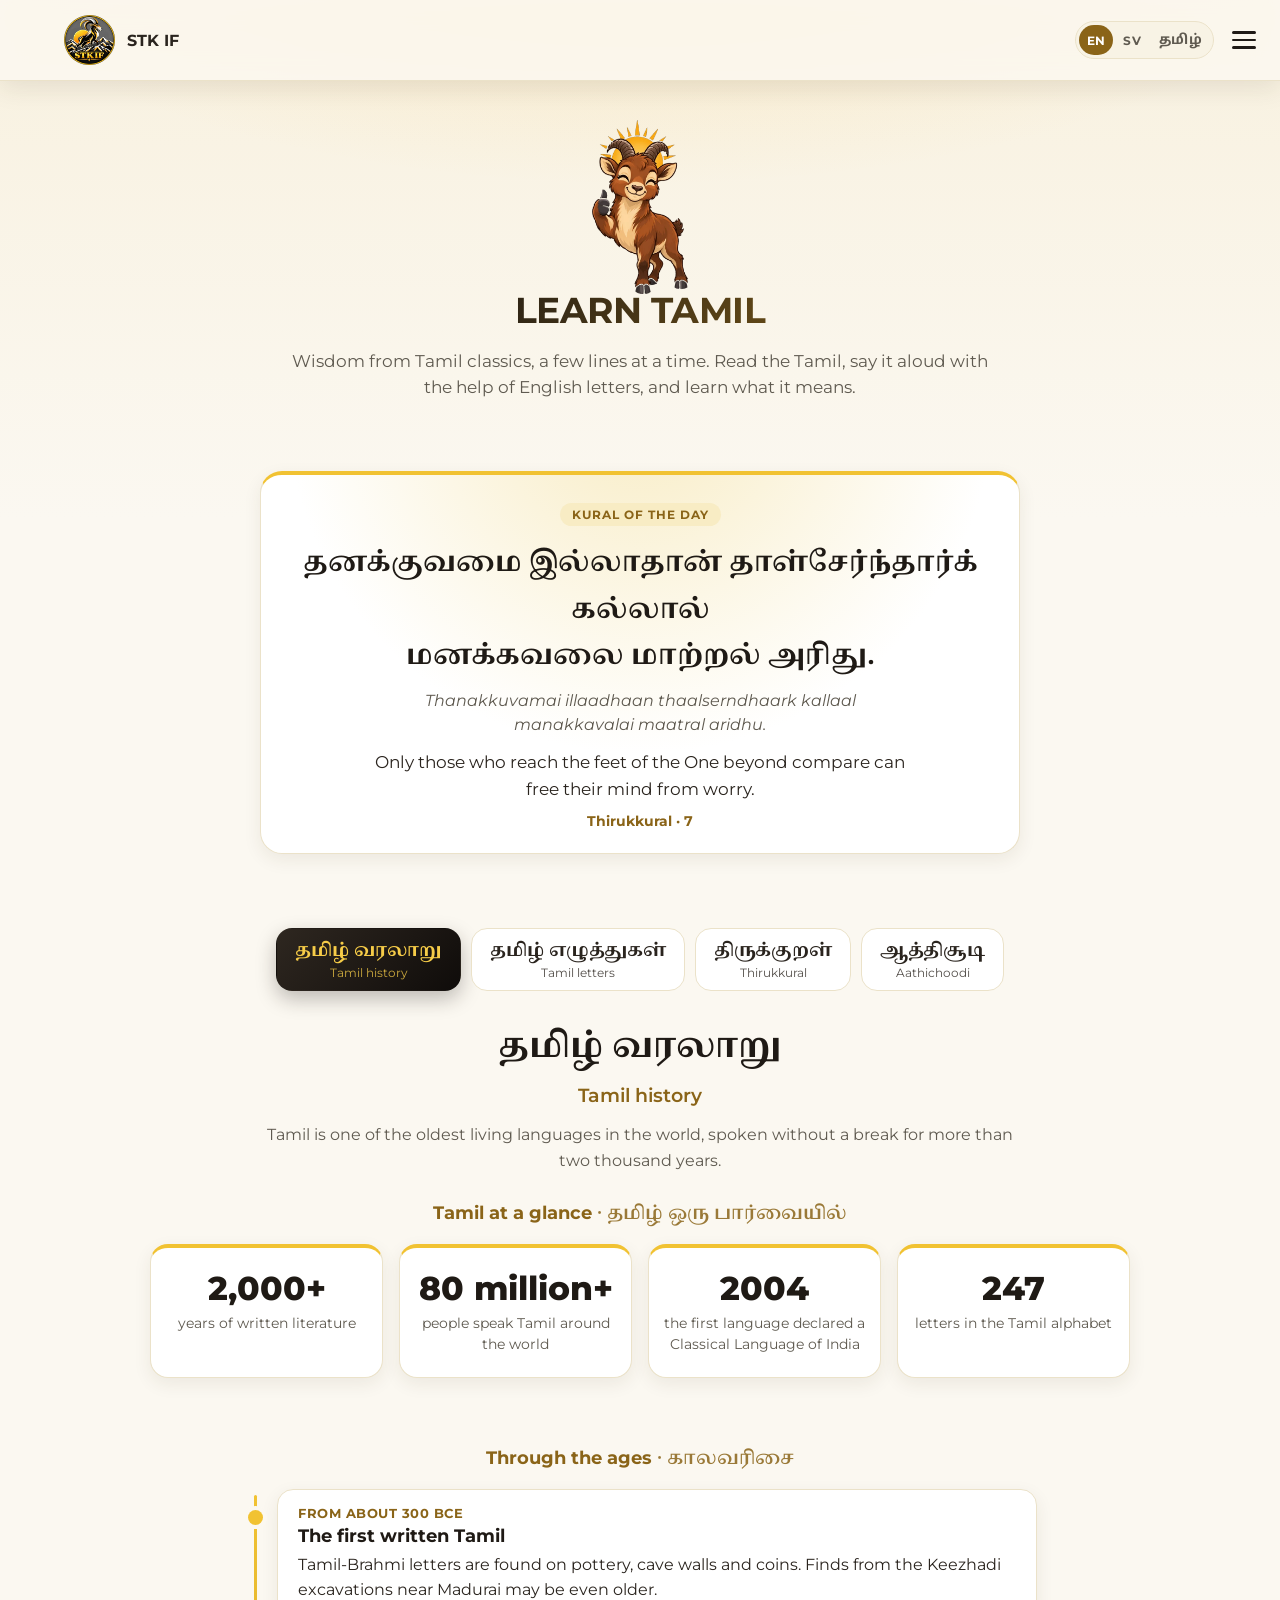
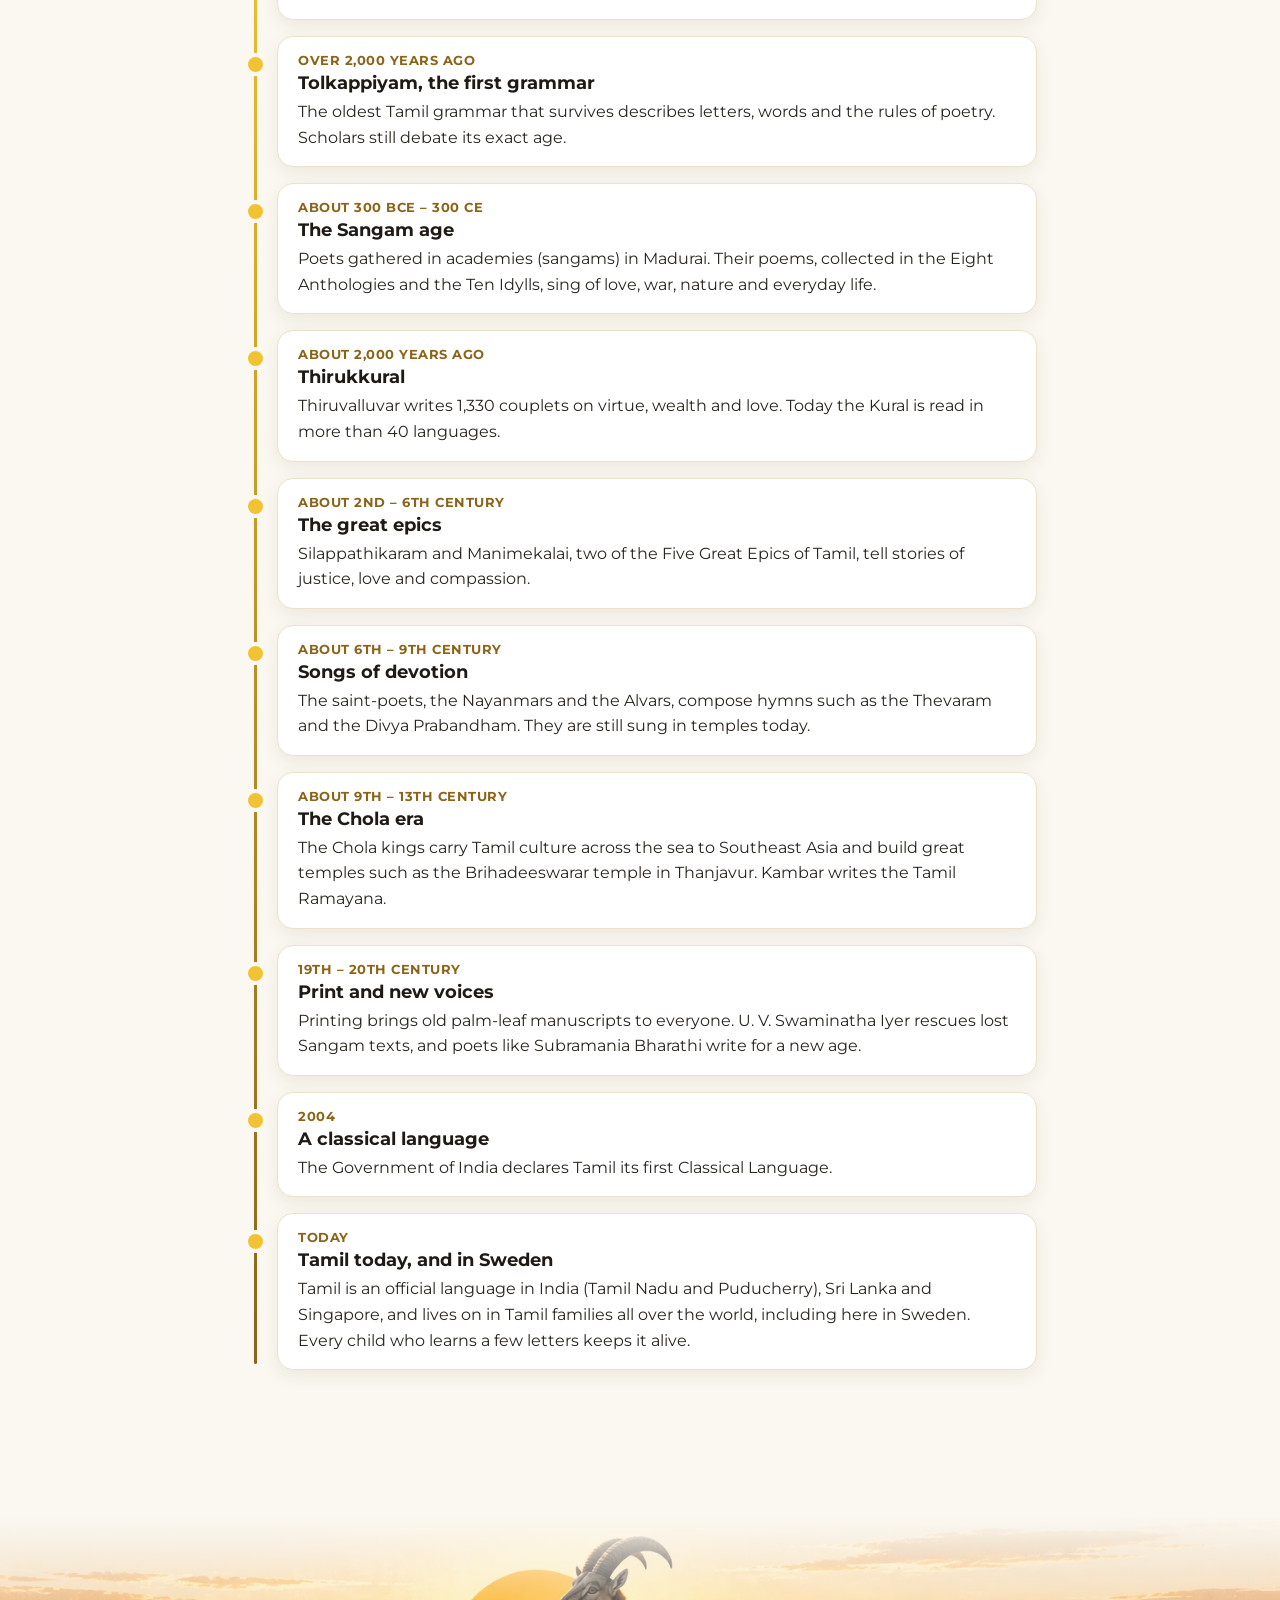
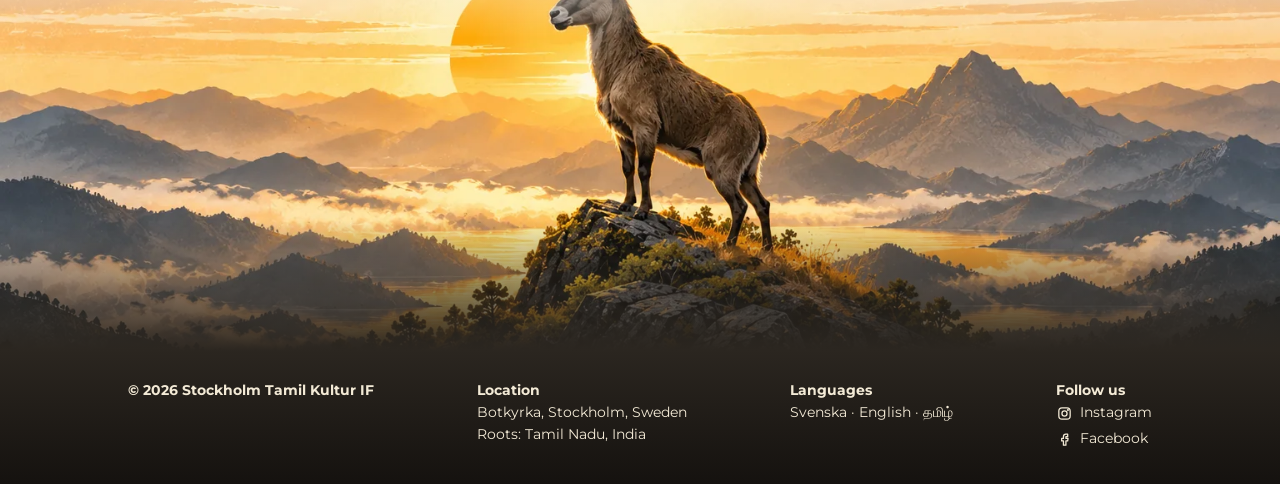
<file: learn-tamil.html>
<!DOCTYPE html>
<html lang="en">
<head>
    <meta charset="UTF-8">
    <meta name="viewport" content="width=device-width, initial-scale=1.0">
    <title>Learn Tamil in Stockholm | Stockholm Tamil Kultur &amp; IF</title>
    <meta name="description" content="Learn Tamil letters, Tamil history, Thirukkural and Aathichoodi. For Tamil children and adults in Sweden.">
    <meta property="og:type" content="website">
    <meta property="og:site_name" content="Stockholm Tamil Kultur IF">
    <meta property="og:title" content="Learn Tamil in Stockholm | Stockholm Tamil Kultur &amp; IF">
    <meta property="og:description" content="Learn Tamil letters, Tamil history, Thirukkural and Aathichoodi. For Tamil children and adults in Sweden.">
    <link rel="canonical" href="https://www.stkif.se/learn-tamil.html">
    <meta property="og:url" content="https://www.stkif.se/learn-tamil.html">
    <meta property="og:image" content="https://www.stkif.se/images/og-image.jpg">
    <meta property="og:image:width" content="1200">
    <meta property="og:image:height" content="630">
    <meta name="twitter:card" content="summary_large_image">
    <link rel="stylesheet" href="css/shared-styles.css?v=20261110-4">
    <link rel="preconnect" href="https://fonts.googleapis.com">
    <link rel="preconnect" href="https://fonts.gstatic.com" crossorigin>
    <link rel="stylesheet" href="https://fonts.googleapis.com/css2?family=Noto+Serif+Tamil:wght@500;700&display=swap">
    <link rel="stylesheet" href="css/learn-styles.css?v=20261110-4">
    <link rel="icon" type="image/png" href="images/favicon.png">
    <link rel="stylesheet" href="css/modern.css?v=20261110-4">
    <link rel="stylesheet" href="css/theme.css?v=20261110-4" id="theme-css">
    <link rel="stylesheet" href="css/mascots.css?v=20261110-4">
    <link rel="stylesheet" href="css/refresh.css?v=20261110-4">
</head>

<body>

<!-- Header-->

    <header>
        <div id="logo">
            <a class="logo-link" href="index.html" aria-label="STK IF home page">
                <img src="images/logo.webp" alt="Stockholm Tamil Kultur IF Logo">
                <span class="site-name">STK IF</span>
            </a>
        </div>
        <ul>
            <li><a href="index.html">Home</a></li>
            <li>|</li>
            <li><a href="events.html">Events</a></li>
            <li>|</li>
            <li><a href="about.html">About</a></li>
            <li>|</li>
            <li><a href="gallery.html">Gallery</a></li>
            <li>|</li>
            <li><a href="learn-tamil.html" aria-current="page">Learn Tamil</a></li>
            <li>|</li>
            <li><a href="members.html">Members</a></li>
            <li>|</li>
            <li><a href="sponsors.html">Sponsors</a></li>
            <li>|</li>
            <li><a href="joinus.html">Join Us</a></li>
        </ul>
        <img id="hamburguer-buttom" src="images/hamburg.button.svg" alt="Hamburger menu button">

    </header>

<!-- Main Content -->

<main id="learn-page">

<!-- Learn Tamil intro -->

    <section id="learn-intro">
        <span class="heading-mascot" data-mascot="learn-heading"></span>
        <h1>Learn Tamil</h1>
        <p class="learn-lead">Wisdom from Tamil classics, a few lines at a time. Read the Tamil, say it aloud with the help of English letters, and learn what it means.</p>
    </section>

<!-- Kural of the day (changes every day) -->

    <section id="learn-today" aria-live="polite" hidden></section>

<!-- Tabs: one per collection. They are built from the "learn" folder. See learn/README.md to add or remove one. -->

    <section id="learn">
        <p class="learn-loading">Loading lessons…</p>
    </section>

</main>

<!-- Footer -->

    <footer id="footer-eventpage">
        <div id="footer-container">
            <ul id="footer-copyright">
                <li class="footer-heading">© 2026 Stockholm Tamil Kultur IF</li>
            </ul>

            <ul id="footer-info">
                <li class="footer-heading">Location</li>
                <li>Botkyrka, Stockholm, Sweden</li>
                <li>Roots: Tamil Nadu, India</li>
            </ul>


            <ul>
                <li class="footer-heading">Languages</li>
                <li><span lang="sv"></span>Svenska · English · <span lang="ta">தமிழ்</span></li>
            </ul>
            <ul id="footer-social">
                <li class="footer-heading">Follow us</li>
                <li><a href="https://www.instagram.com/sskvibessweden" target="_blank" rel="noopener" data-icon="instagram">Instagram</a></li>
                <li><a href="https://www.facebook.com/StockholmSuperKings" target="_blank" rel="noopener" data-icon="facebook">Facebook</a></li>
            </ul>
        </div>

    </footer>

<!-- Lessons: the list of files first, then the script that loads them -->
    <script src="learn/learn-list.js?v=20261110-4"></script>
    <script src="js/learn.js?v=20261110-4"></script>

    <script src="lang/languages.js?v=20261110-4"></script>
    <script src="js/i18n.js?v=20261110-4"></script>
    <script src="js/analytics.js?v=20261110-4"></script>
    <script src="mascots/mascot-list.js?v=20261110-4"></script>
    <script src="js/site.js?v=20261110-4"></script>
</body>
</html>
</file>
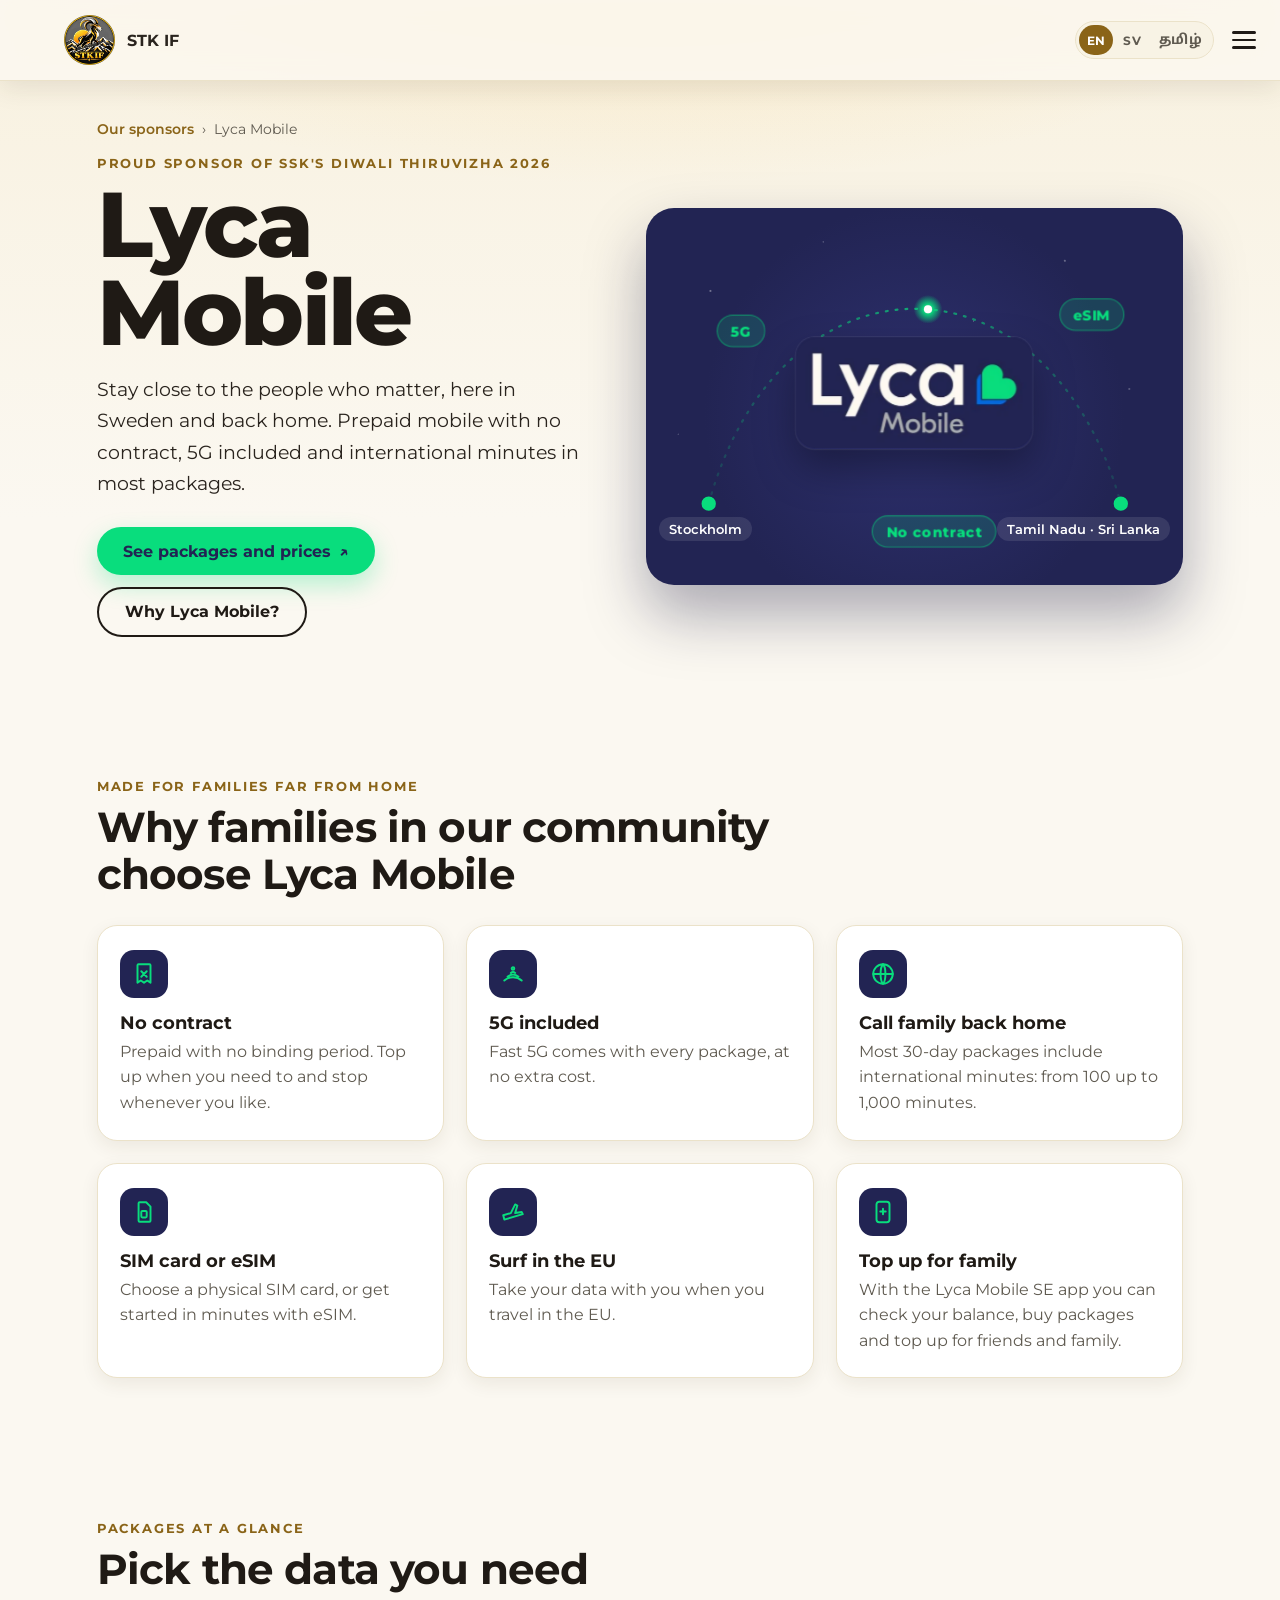
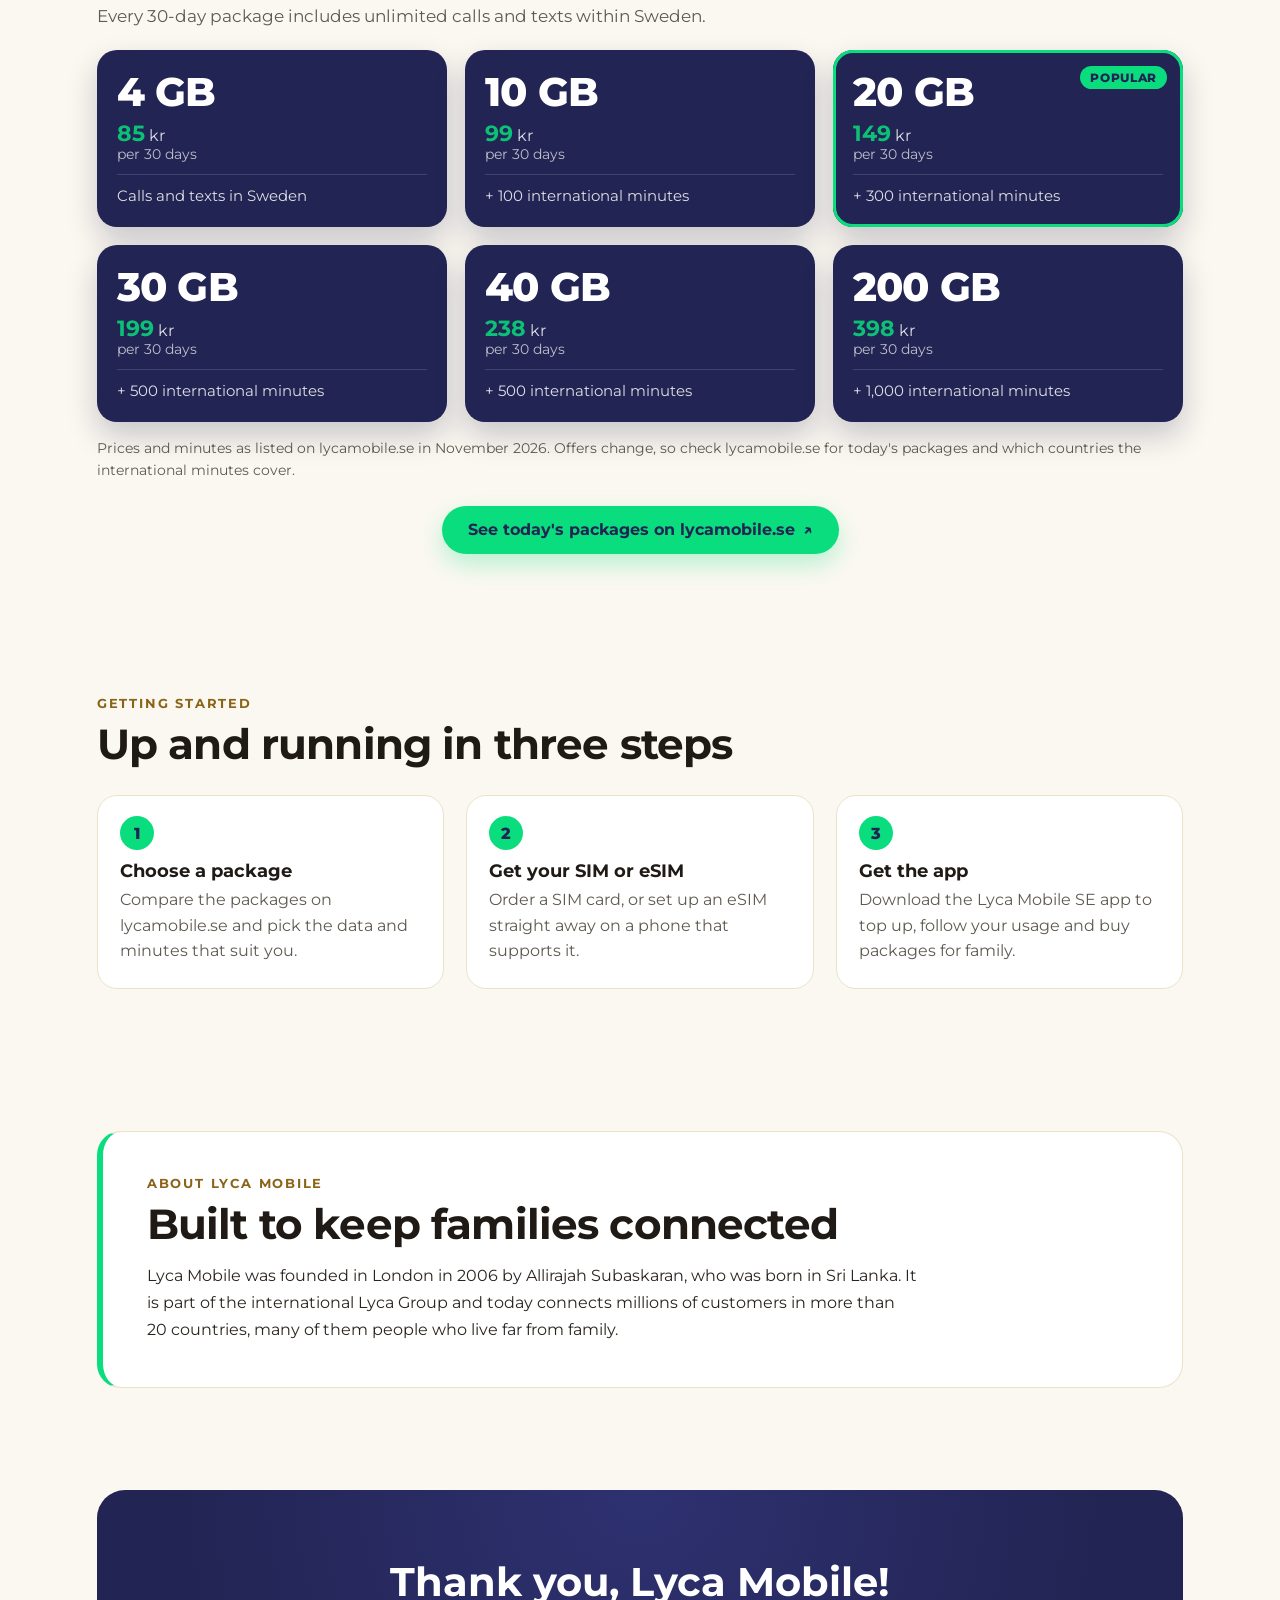
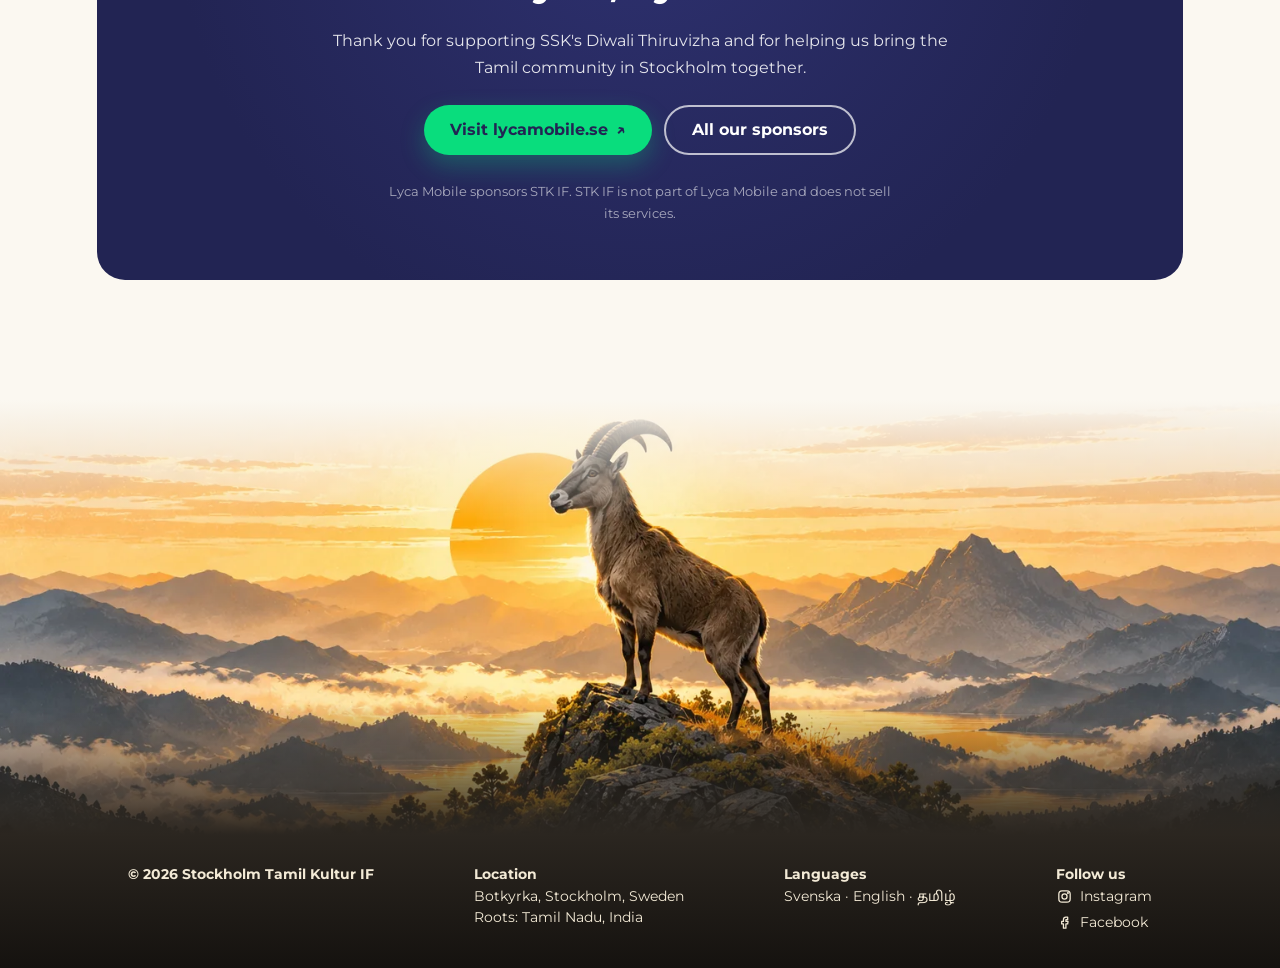
<file: lyca-mobile.html>
<!DOCTYPE html>
<html lang="en">
<head>
    <meta charset="UTF-8">
    <meta name="viewport" content="width=device-width, initial-scale=1.0">
    <title>Lyca Mobile, our sponsor | Stockholm Tamil Kultur &amp; IF</title>
    <meta name="description" content="Lyca Mobile sponsors Stockholm Tamil Kultur &amp; IF. Prepaid mobile in Sweden with no contract, 5G included and international minutes to call family back home.">
    <meta property="og:type" content="website">
    <meta property="og:site_name" content="Stockholm Tamil Kultur IF">
    <meta property="og:title" content="Lyca Mobile, our sponsor | Stockholm Tamil Kultur &amp; IF">
    <meta property="og:description" content="Lyca Mobile sponsors Stockholm Tamil Kultur &amp; IF. Prepaid mobile in Sweden with no contract, 5G included and international minutes to call family back home.">
    <link rel="canonical" href="https://www.stkif.se/lyca-mobile.html">
    <meta property="og:url" content="https://www.stkif.se/lyca-mobile.html">
    <meta property="og:image" content="https://www.stkif.se/images/og-image.jpg">
    <meta property="og:image:width" content="1200">
    <meta property="og:image:height" content="630">
    <meta name="twitter:card" content="summary_large_image">
    <link rel="stylesheet" href="css/shared-styles.css?v=20261110-4">
    <link rel="stylesheet" href="css/lyca-mobile.css?v=20261110-4">
    <link rel="icon" type="image/png" href="images/favicon.png">
    <link rel="stylesheet" href="css/modern.css?v=20261110-4">
    <link rel="stylesheet" href="css/theme.css?v=20261110-4" id="theme-css">
    <link rel="stylesheet" href="css/mascots.css?v=20261110-4">
    <link rel="stylesheet" href="css/refresh.css?v=20261110-4">
</head>

<body>

<!-- Header-->

    <header>
        <div id="logo">
            <a class="logo-link" href="index.html" aria-label="STK IF home page">
                <img src="images/logo.webp" alt="Stockholm Tamil Kultur IF Logo">
                <span class="site-name">STK IF</span>
            </a>
        </div>
        <ul>
            <li><a href="index.html">Home</a></li>
            <li>|</li>
            <li><a href="events.html">Events</a></li>
            <li>|</li>
            <li><a href="about.html">About</a></li>
            <li>|</li>
            <li><a href="gallery.html">Gallery</a></li>
            <li>|</li>
            <li><a href="learn-tamil.html">Learn Tamil</a></li>
            <li>|</li>
            <li><a href="members.html">Members</a></li>
            <li>|</li>
            <li><a href="sponsors.html" aria-current="page">Sponsors</a></li>
            <li>|</li>
            <li><a href="joinus.html">Join Us</a></li>
        </ul>
        <img id="hamburguer-buttom" src="images/hamburg.button.svg" alt="Hamburger menu button">

    </header>

<!-- Main Content -->

<main id="lyca-page">

<!-- Lyca Mobile: sponsor page. Package details come from lycamobile.se (November 2026): update them here when Lyca changes its offers. -->

    <nav aria-label="Breadcrumb">
        <ol class="lyca-crumbs">
            <li><a href="sponsors.html">Our sponsors</a></li>
            <li aria-current="page" data-no-translate>Lyca Mobile</li>
        </ol>
    </nav>

<!-- Hero: the animated logo -->

    <section class="lyca-hero">
        <div class="lyca-hero-text">
            <p class="lyca-kicker">Proud sponsor of SSK's Diwali Thiruvizha 2026</p>
            <h1 data-no-translate>Lyca Mobile</h1>
            <p class="lyca-lead">Stay close to the people who matter, here in Sweden and back home. Prepaid mobile with no contract, 5G included and international minutes in most packages.</p>
            <div class="lyca-buttons">
                <a class="lyca-btn lyca-btn-main" href="https://www.lycamobile.se/sv/" target="_blank" rel="noopener sponsored" data-sponsor="lyca-mobile">See packages and prices</a>
                <a class="lyca-btn lyca-btn-ghost" href="#lyca-why">Why Lyca Mobile?</a>
            </div>
        </div>

        <!-- The animation: a call travels from Stockholm to family back home, around the Lyca logo -->
        <div class="lyca-stage" aria-hidden="true">
            <div class="lyca-tilt">
                <svg class="lyca-route" viewBox="0 0 600 420" focusable="false">
                    <defs>
                        <linearGradient id="lyca-arc" x1="0" x2="1">
                            <stop offset="0" stop-color="currentColor" stop-opacity=".15"/>
                            <stop offset=".5" stop-color="currentColor" stop-opacity=".7"/>
                            <stop offset="1" stop-color="currentColor" stop-opacity=".15"/>
                        </linearGradient>
                        <radialGradient id="lyca-glow">
                            <stop offset="0" stop-color="#fff" stop-opacity="1"/>
                            <stop offset=".35" stop-color="currentColor" stop-opacity=".9"/>
                            <stop offset="1" stop-color="currentColor" stop-opacity="0"/>
                        </radialGradient>
                    </defs>
                    <path id="lyca-path" class="lyca-arc" d="M70 330 C 150 40, 450 40, 530 330" fill="none" stroke="url(#lyca-arc)" stroke-width="2.5" stroke-dasharray="2 9" stroke-linecap="round"/>
                    <g class="lyca-pin lyca-pin-a"><circle cx="70" cy="330" r="7"/><circle class="lyca-pin-ring" cx="70" cy="330" r="7"/></g>
                    <g class="lyca-pin lyca-pin-b"><circle cx="530" cy="330" r="7"/><circle class="lyca-pin-ring" cx="530" cy="330" r="7"/></g>
                    <g class="lyca-call">
                        <circle r="16" fill="url(#lyca-glow)"/>
                        <circle r="4.5" fill="#fff"/>
                        <animateMotion dur="4s" repeatCount="indefinite" keyPoints="0;1;1" keyTimes="0;0.7;1" calcMode="spline" keySplines=".45 0 .55 1;0 0 1 1"><mpath href="#lyca-path"/></animateMotion>
                    </g>
                </svg>
                <span class="lyca-place lyca-place-a" data-no-translate>Stockholm</span>
                <span class="lyca-place lyca-place-b">Tamil Nadu · Sri Lanka</span>
                <span class="lyca-bubble" lang="ta" data-no-translate>வணக்கம் அம்மா!</span>

                <div class="lyca-logo-wrap" data-sponsor-view data-sponsor="lyca-mobile">
                    <span class="lyca-ring"></span><span class="lyca-ring"></span><span class="lyca-ring"></span>
                    <img class="lyca-logo" src="sponsors/lyca-mobile.webp" width="536" height="253" alt="">
                    <span class="lyca-shine"></span>
                </div>

                <span class="lyca-chip lyca-chip-1" data-no-translate>5G</span>
                <span class="lyca-chip lyca-chip-2" data-no-translate>eSIM</span>
                <span class="lyca-chip lyca-chip-3">No contract</span>
            </div>
        </div>
    </section>

<!-- Why Lyca -->

    <section id="lyca-why" class="lyca-section" aria-labelledby="lyca-why-title">
        <p class="lyca-section-kicker">Made for families far from home</p>
        <h2 id="lyca-why-title">Why families in our community choose Lyca Mobile</h2>
        <div class="lyca-features">
            <article class="lyca-feature">
                <span class="lyca-feature-icon" aria-hidden="true"><svg viewBox="0 0 24 24"><path d="M7 3h10a1 1 0 0 1 1 1v16l-3-2-3 2-3-2-3 2V4a1 1 0 0 1 1-1z"/><path d="M9.5 9.5l5 5M14.5 9.5l-5 5"/></svg></span>
                <h3>No contract</h3>
                <p>Prepaid with no binding period. Top up when you need to and stop whenever you like.</p>
            </article>
            <article class="lyca-feature">
                <span class="lyca-feature-icon" aria-hidden="true"><svg viewBox="0 0 24 24"><path d="M4 18a12 12 0 0 1 16 0M7 14.5a7.5 7.5 0 0 1 10 0M10 11a3 3 0 0 1 4 0"/><circle cx="12" cy="7" r="1.2"/></svg></span>
                <h3>5G included</h3>
                <p>Fast 5G comes with every package, at no extra cost.</p>
            </article>
            <article class="lyca-feature">
                <span class="lyca-feature-icon" aria-hidden="true"><svg viewBox="0 0 24 24"><circle cx="12" cy="12" r="9"/><path d="M3 12h18M12 3c3 3.2 3 14.8 0 18M12 3c-3 3.2-3 14.8 0 18"/></svg></span>
                <h3>Call family back home</h3>
                <p>Most 30-day packages include international minutes: from 100 up to 1,000 minutes.</p>
            </article>
            <article class="lyca-feature">
                <span class="lyca-feature-icon" aria-hidden="true"><svg viewBox="0 0 24 24"><path d="M8 3h6l4 4v13a1 1 0 0 1-1 1H8a1 1 0 0 1-1-1V4a1 1 0 0 1 1-1z"/><rect x="9.5" y="11" width="5" height="6" rx="1"/></svg></span>
                <h3>SIM card or eSIM</h3>
                <p>Choose a physical SIM card, or get started in minutes with eSIM.</p>
            </article>
            <article class="lyca-feature">
                <span class="lyca-feature-icon" aria-hidden="true"><svg viewBox="0 0 24 24"><path d="M3 15l7-2 4-8 2 1-2 7 6-1 1 2-17 5z"/></svg></span>
                <h3>Surf in the EU</h3>
                <p>Take your data with you when you travel in the EU.</p>
            </article>
            <article class="lyca-feature">
                <span class="lyca-feature-icon" aria-hidden="true"><svg viewBox="0 0 24 24"><rect x="6" y="2.5" width="12" height="19" rx="2.5"/><path d="M12 9v5M9.5 11.5h5"/></svg></span>
                <h3>Top up for family</h3>
                <p>With the Lyca Mobile SE app you can check your balance, buy packages and top up for friends and family.</p>
            </article>
        </div>
    </section>

<!-- Packages -->

    <section class="lyca-section lyca-plans-section" aria-labelledby="lyca-plans-title">
        <p class="lyca-section-kicker">Packages at a glance</p>
        <h2 id="lyca-plans-title">Pick the data you need</h2>
        <p class="lyca-section-lead">Every 30-day package includes unlimited calls and texts within Sweden.</p>
        <div class="lyca-plans">
            <article class="lyca-plan"><p class="lyca-plan-gb" data-no-translate>4 GB</p><p class="lyca-plan-price" data-no-translate><b>85</b> kr</p><p class="lyca-plan-days">per 30 days</p><p class="lyca-plan-extra">Calls and texts in Sweden</p></article>
            <article class="lyca-plan"><p class="lyca-plan-gb" data-no-translate>10 GB</p><p class="lyca-plan-price" data-no-translate><b>99</b> kr</p><p class="lyca-plan-days">per 30 days</p><p class="lyca-plan-extra">+ 100 international minutes</p></article>
            <article class="lyca-plan lyca-plan-pick"><span class="lyca-plan-badge">Popular</span><p class="lyca-plan-gb" data-no-translate>20 GB</p><p class="lyca-plan-price" data-no-translate><b>149</b> kr</p><p class="lyca-plan-days">per 30 days</p><p class="lyca-plan-extra">+ 300 international minutes</p></article>
            <article class="lyca-plan"><p class="lyca-plan-gb" data-no-translate>30 GB</p><p class="lyca-plan-price" data-no-translate><b>199</b> kr</p><p class="lyca-plan-days">per 30 days</p><p class="lyca-plan-extra">+ 500 international minutes</p></article>
            <article class="lyca-plan"><p class="lyca-plan-gb" data-no-translate>40 GB</p><p class="lyca-plan-price" data-no-translate><b>238</b> kr</p><p class="lyca-plan-days">per 30 days</p><p class="lyca-plan-extra">+ 500 international minutes</p></article>
            <article class="lyca-plan"><p class="lyca-plan-gb" data-no-translate>200 GB</p><p class="lyca-plan-price" data-no-translate><b>398</b> kr</p><p class="lyca-plan-days">per 30 days</p><p class="lyca-plan-extra">+ 1,000 international minutes</p></article>
        </div>
        <p class="lyca-note">Prices and minutes as listed on lycamobile.se in November 2026. Offers change, so check lycamobile.se for today's packages and which countries the international minutes cover.</p>
        <div class="lyca-center"><a class="lyca-btn lyca-btn-main" href="https://www.lycamobile.se/sv/" target="_blank" rel="noopener sponsored" data-sponsor="lyca-mobile">See today's packages on lycamobile.se</a></div>
    </section>

<!-- Getting started -->

    <section class="lyca-section" aria-labelledby="lyca-steps-title">
        <p class="lyca-section-kicker">Getting started</p>
        <h2 id="lyca-steps-title">Up and running in three steps</h2>
        <ol class="lyca-steps">
            <li><h3>Choose a package</h3><p>Compare the packages on lycamobile.se and pick the data and minutes that suit you.</p></li>
            <li><h3>Get your SIM or eSIM</h3><p>Order a SIM card, or set up an eSIM straight away on a phone that supports it.</p></li>
            <li><h3>Get the app</h3><p>Download the Lyca Mobile SE app to top up, follow your usage and buy packages for family.</p></li>
        </ol>
    </section>

<!-- About Lyca -->

    <section class="lyca-section lyca-about" aria-labelledby="lyca-about-title">
        <div class="lyca-about-text">
            <p class="lyca-section-kicker">About Lyca Mobile</p>
            <h2 id="lyca-about-title">Built to keep families connected</h2>
            <p>Lyca Mobile was founded in London in 2006 by Allirajah Subaskaran, who was born in Sri Lanka. It is part of the international Lyca Group and today connects millions of customers in more than 20 countries, many of them people who live far from family.</p>
        </div>
    </section>

<!-- Thank you -->

    <section class="lyca-thanks" aria-labelledby="lyca-thanks-title">
        <h2 id="lyca-thanks-title">Thank you, Lyca Mobile!</h2>
        <p>Thank you for supporting SSK's Diwali Thiruvizha and for helping us bring the Tamil community in Stockholm together.</p>
        <div class="lyca-buttons lyca-center">
            <a class="lyca-btn lyca-btn-main" href="https://www.lycamobile.se/sv/" target="_blank" rel="noopener sponsored" data-sponsor="lyca-mobile">Visit lycamobile.se</a>
            <a class="lyca-btn lyca-btn-ghost" href="sponsors.html">All our sponsors</a>
        </div>
        <p class="lyca-disclosure">Lyca Mobile sponsors STK IF. STK IF is not part of Lyca Mobile and does not sell its services.</p>
    </section>

</main>

<!-- Footer -->

    <footer id="footer-eventpage">
        <div id="footer-container">
            <ul id="footer-copyright">
                <li class="footer-heading">© 2026 Stockholm Tamil Kultur IF</li>
            </ul>

            <ul id="footer-info">
                <li class="footer-heading">Location</li>
                <li>Botkyrka, Stockholm, Sweden</li>
                <li>Roots: Tamil Nadu, India</li>
            </ul>


            <ul>
                <li class="footer-heading">Languages</li>
                <li><span lang="sv"></span>Svenska · English · <span lang="ta">தமிழ்</span></li>
            </ul>
            <ul id="footer-social">
                <li class="footer-heading">Follow us</li>
                <li><a href="https://www.instagram.com/sskvibessweden" target="_blank" rel="noopener" data-icon="instagram">Instagram</a></li>
                <li><a href="https://www.facebook.com/StockholmSuperKings" target="_blank" rel="noopener" data-icon="facebook">Facebook</a></li>
            </ul>
        </div>

    </footer>

    <script src="lang/languages.js?v=20261110-4"></script>
    <script src="js/i18n.js?v=20261110-4"></script>
    <script src="js/analytics.js?v=20261110-4"></script>

    <script src="js/lyca-mobile.js?v=20261110-4"></script>
    <script src="mascots/mascot-list.js?v=20261110-4"></script>
    <script src="js/site.js?v=20261110-4"></script>
</body>
</html>
</file>
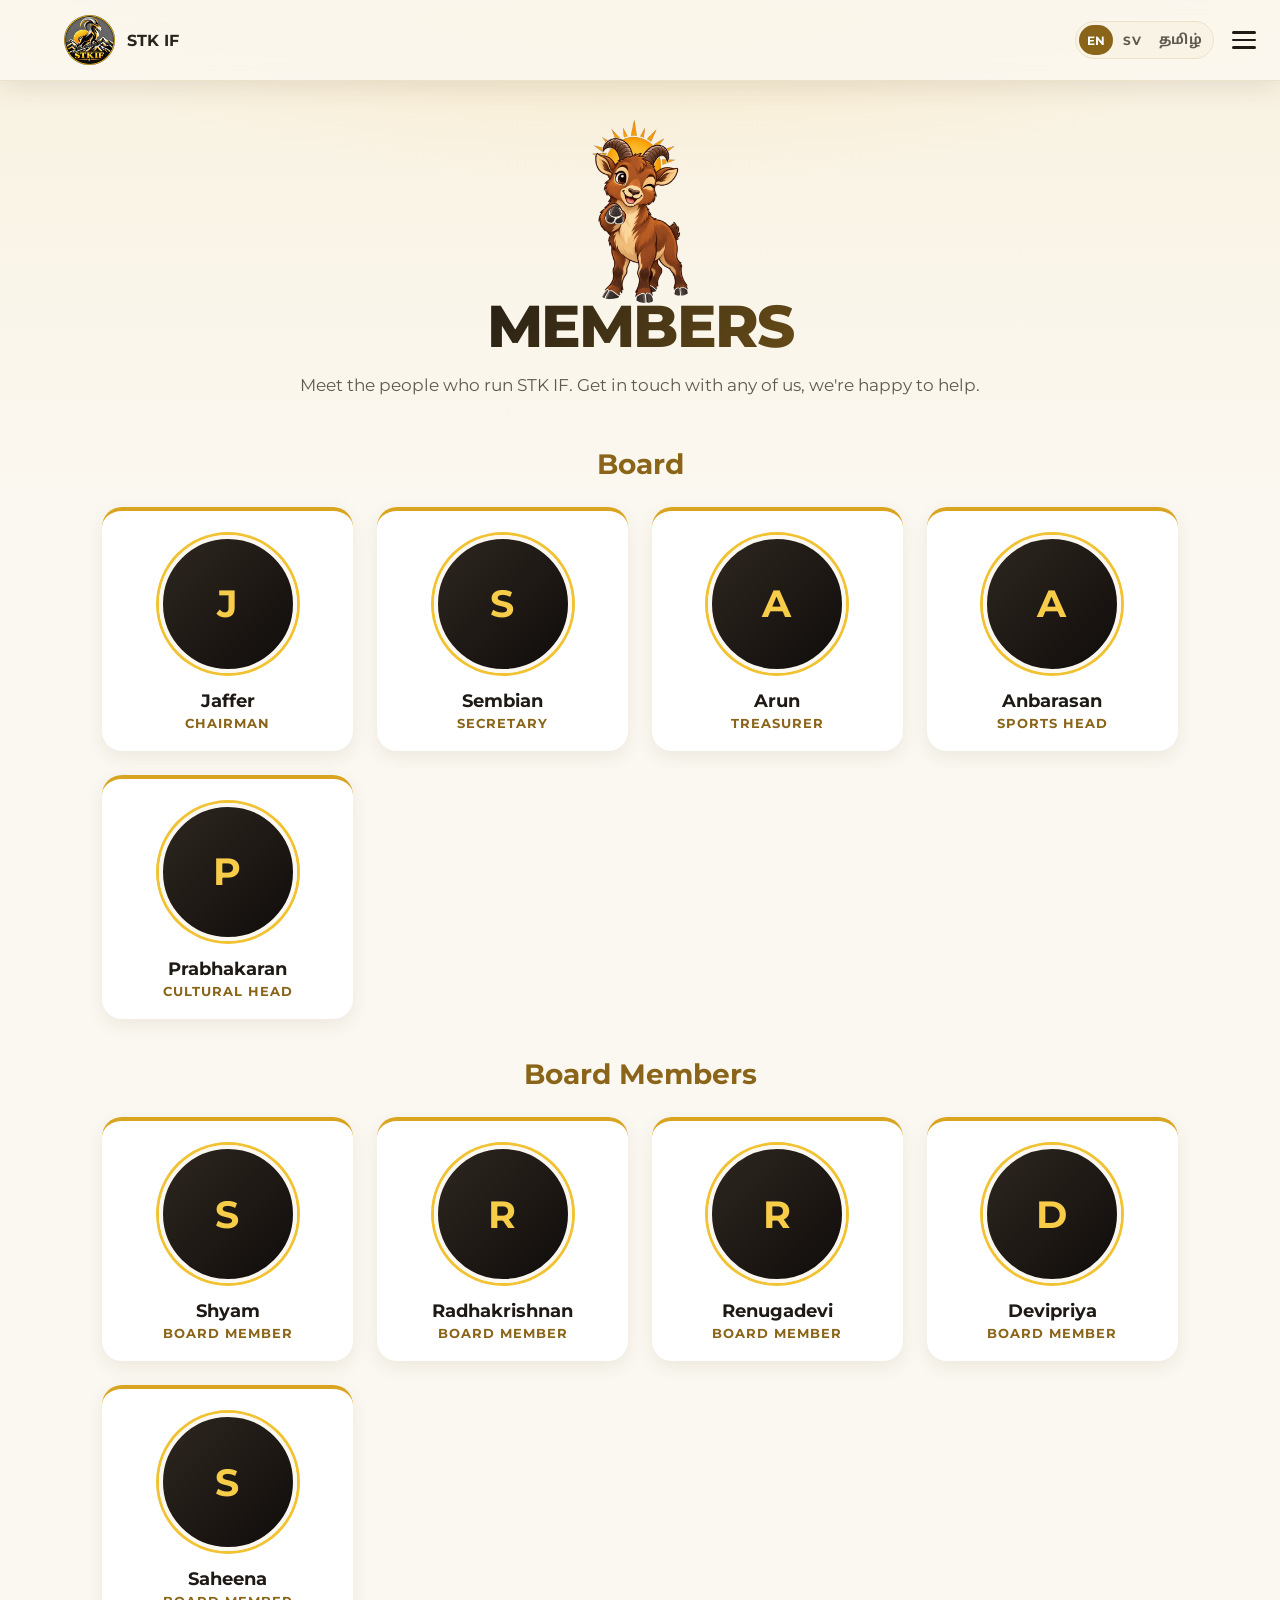
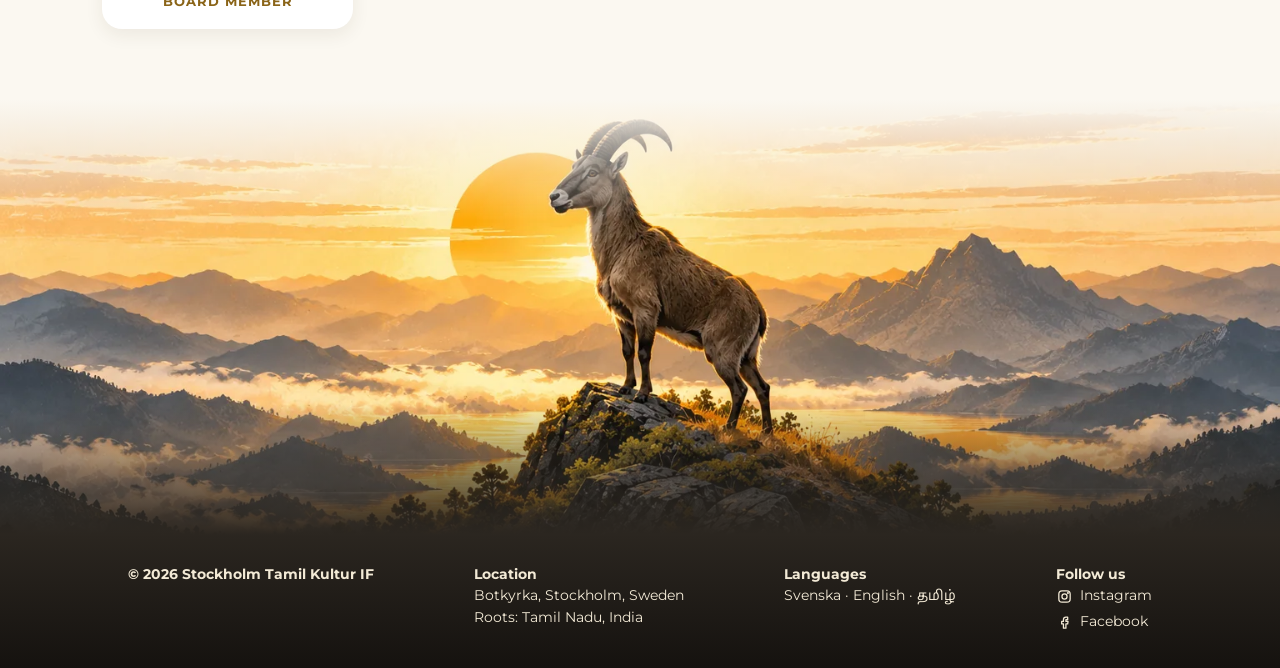
<file: members.html>
<!DOCTYPE html>
<html lang="en">
<head>
    <meta charset="UTF-8">
    <meta name="viewport" content="width=device-width, initial-scale=1.0">
    <title>Board | Stockholm Tamil Kultur &amp; IF</title>
    <meta name="description" content="Meet the board of Stockholm Tamil Kultur &amp; IF, the Tamil cultural and sports club in Stockholm.">
    <meta property="og:type" content="website">
    <meta property="og:site_name" content="Stockholm Tamil Kultur IF">
    <meta property="og:title" content="Board | Stockholm Tamil Kultur &amp; IF">
    <meta property="og:description" content="Meet the board of Stockholm Tamil Kultur &amp; IF, the Tamil cultural and sports club in Stockholm.">
    <link rel="canonical" href="https://www.stkif.se/members.html">
    <meta property="og:url" content="https://www.stkif.se/members.html">
    <meta property="og:image" content="https://www.stkif.se/images/og-image.jpg">
    <meta property="og:image:width" content="1200">
    <meta property="og:image:height" content="630">
    <meta name="twitter:card" content="summary_large_image">
    <link rel="stylesheet" href="css/shared-styles.css?v=20261110-4">
    <link rel="stylesheet" href="css/members-styles.css?v=20261110-4">
    <link rel="icon" type="image/png" href="images/favicon.png">
    <link rel="stylesheet" href="css/modern.css?v=20261110-4">
    <link rel="stylesheet" href="css/theme.css?v=20261110-4" id="theme-css">
    <link rel="stylesheet" href="css/mascots.css?v=20261110-4">
    <link rel="stylesheet" href="css/refresh.css?v=20261110-4">
</head>

<body>

<!-- Header-->

    <header>
        <div id="logo">
            <a class="logo-link" href="index.html" aria-label="STK IF home page">
                <img src="images/logo.webp" alt="Stockholm Tamil Kultur IF Logo">
                <span class="site-name">STK IF</span>
            </a>
        </div>
        <ul>
            <li><a href="index.html">Home</a></li>
            <li>|</li>
            <li><a href="events.html">Events</a></li>
            <li>|</li>
            <li><a href="about.html">About</a></li>
            <li>|</li>
            <li><a href="gallery.html">Gallery</a></li>
            <li>|</li>
            <li><a href="learn-tamil.html">Learn Tamil</a></li>
            <li>|</li>
            <li><a href="members.html" aria-current="page">Members</a></li>
            <li>|</li>
            <li><a href="sponsors.html">Sponsors</a></li>
            <li>|</li>
            <li><a href="joinus.html">Join Us</a></li>
        </ul>
        <img id="hamburguer-buttom" src="images/hamburg.button.svg" alt="Hamburger menu button">

    </header>

<!-- Main Content -->

<main id="members-page">

<!-- Members intro -->

    <section id="members-intro">
        <span class="heading-mascot" data-mascot="members-heading"></span>
        <h1>Members</h1>
        <p class="members-lead">Meet the people who run STK IF. Get in touch with any of us, we're happy to help.</p>
    </section>

<!-- Members list -->
<!-- The cards are built automatically from the "members" folder. See members/README.md to add or remove a member. -->

    <section id="members" aria-live="polite">
        <p class="members-loading">Loading members…</p>
    </section>

</main>

<!-- Footer -->

    <footer id="footer-eventpage">
        <div id="footer-container">
            <ul id="footer-copyright">
                <li class="footer-heading">© 2026 Stockholm Tamil Kultur IF</li>
            </ul>

            <ul id="footer-info">
                <li class="footer-heading">Location</li>
                <li>Botkyrka, Stockholm, Sweden</li>
                <li>Roots: Tamil Nadu, India</li>
            </ul>


            <ul>
                <li class="footer-heading">Languages</li>
                <li><span lang="sv"></span>Svenska · English · <span lang="ta">தமிழ்</span></li>
            </ul>
            <ul id="footer-social">
                <li class="footer-heading">Follow us</li>
                <li><a href="https://www.instagram.com/sskvibessweden" target="_blank" rel="noopener" data-icon="instagram">Instagram</a></li>
                <li><a href="https://www.facebook.com/StockholmSuperKings" target="_blank" rel="noopener" data-icon="facebook">Facebook</a></li>
            </ul>
        </div>

    </footer>

<!-- Member data: the list of folders first, then the script that loads each folder -->
    <script src="members/members-list.js?v=20261110-4"></script>
    <script src="js/members.js?v=20261110-4"></script>

    <script src="lang/languages.js?v=20261110-4"></script>
    <script src="js/i18n.js?v=20261110-4"></script>
    <script src="js/analytics.js?v=20261110-4"></script>
    <script src="mascots/mascot-list.js?v=20261110-4"></script>
    <script src="js/site.js?v=20261110-4"></script>
</body>
</html>
</file>
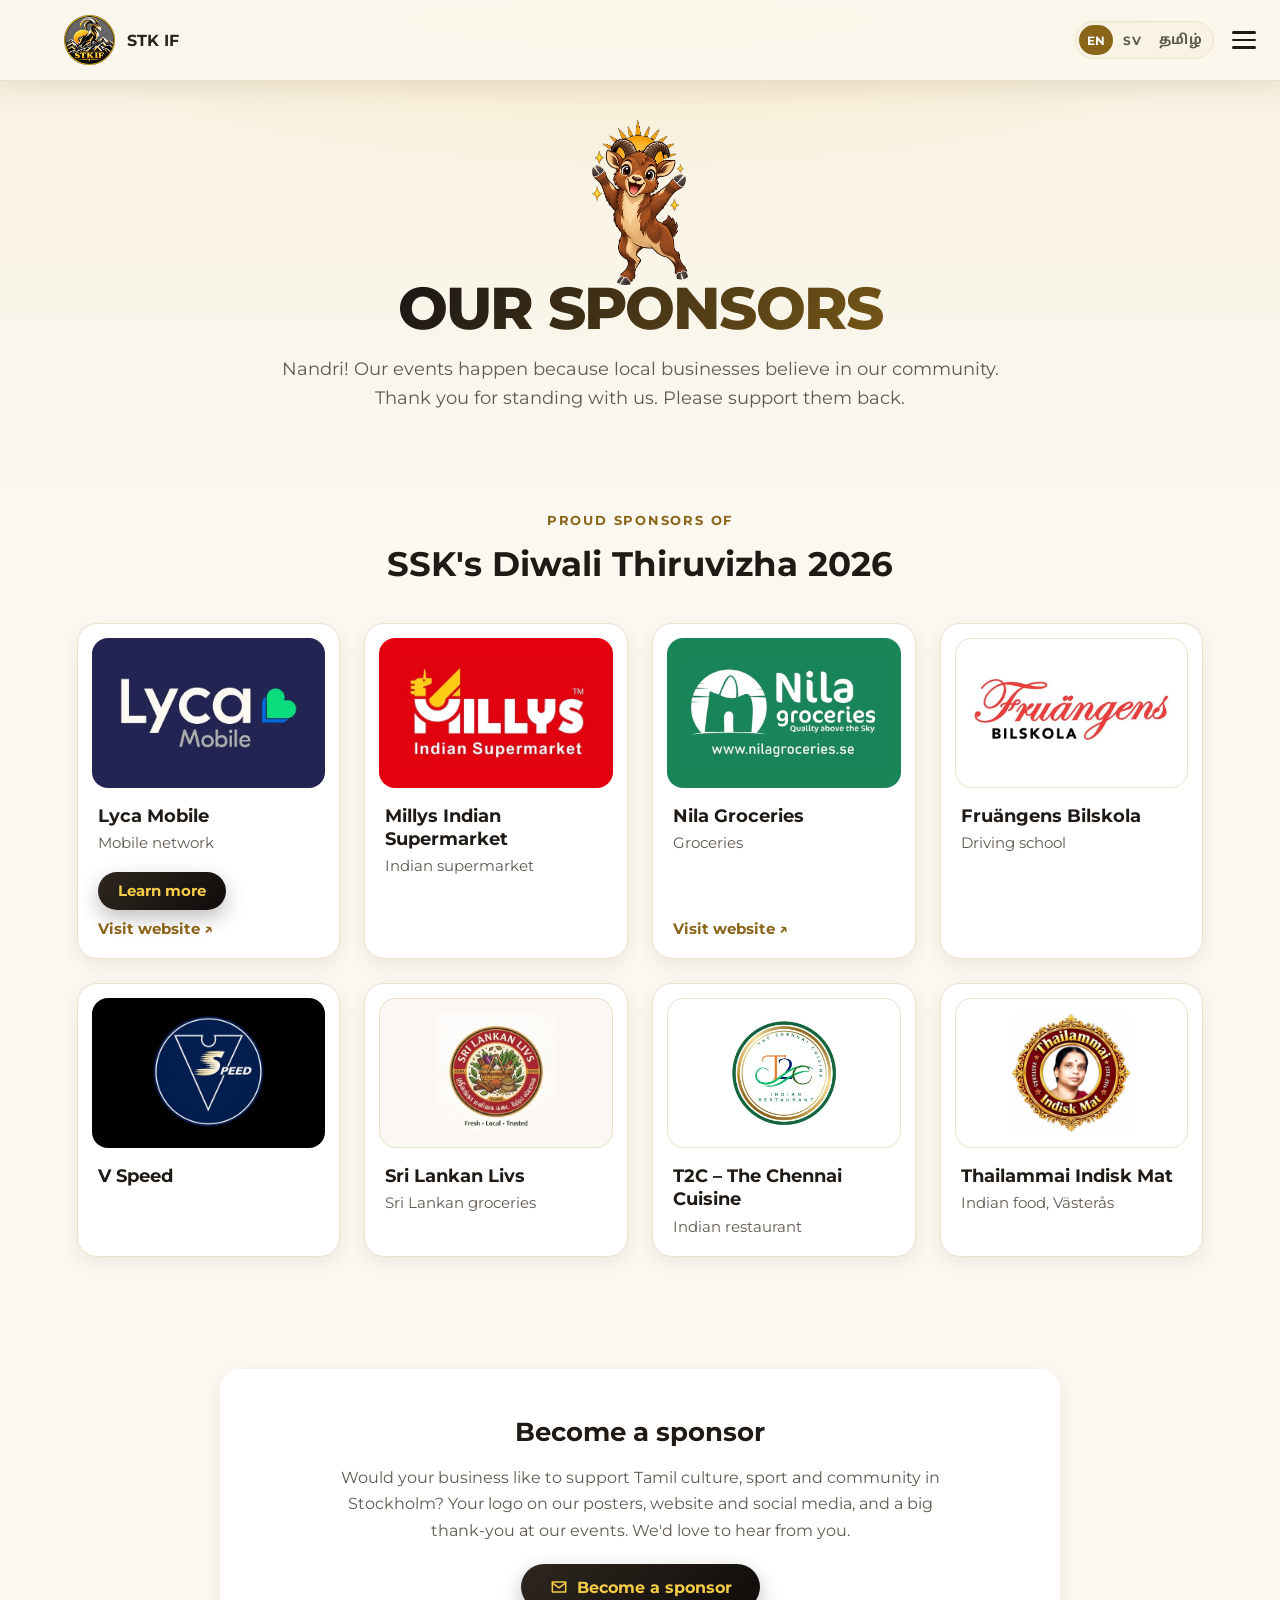
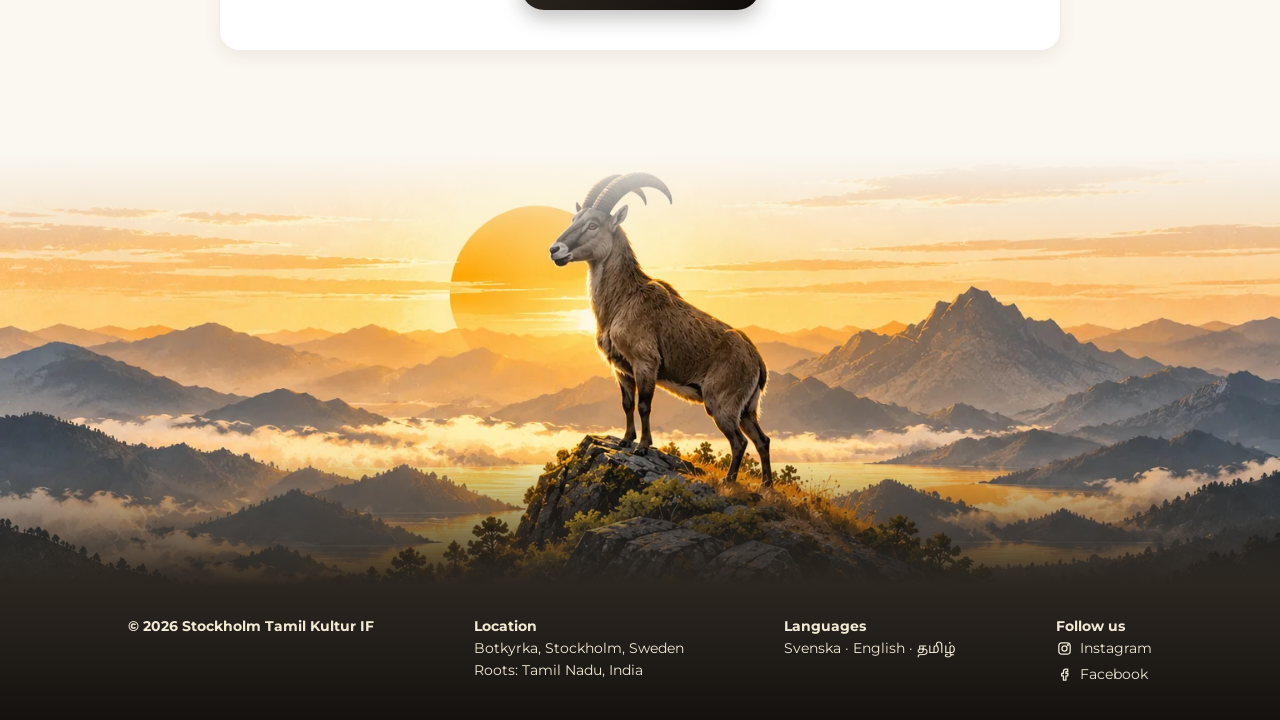
<file: sponsors.html>
<!DOCTYPE html>
<html lang="en">
<head>
    <meta charset="UTF-8">
    <meta name="viewport" content="width=device-width, initial-scale=1.0">
    <title>Our sponsors | Stockholm Tamil Kultur &amp; IF</title>
    <meta name="description" content="The local businesses that support Stockholm Tamil Kultur &amp; IF: Lyca Mobile, Millys Indian Supermarket, Nila Groceries, Fruängens Bilskola and more. Thank you for standing with our community.">
    <meta property="og:type" content="website">
    <meta property="og:site_name" content="Stockholm Tamil Kultur IF">
    <meta property="og:title" content="Our sponsors | Stockholm Tamil Kultur &amp; IF">
    <meta property="og:description" content="The local businesses that support Stockholm Tamil Kultur &amp; IF: Lyca Mobile, Millys Indian Supermarket, Nila Groceries, Fruängens Bilskola and more. Thank you for standing with our community.">
    <link rel="canonical" href="https://www.stkif.se/sponsors.html">
    <meta property="og:url" content="https://www.stkif.se/sponsors.html">
    <meta property="og:image" content="https://www.stkif.se/images/og-image.jpg">
    <meta property="og:image:width" content="1200">
    <meta property="og:image:height" content="630">
    <meta name="twitter:card" content="summary_large_image">
    <link rel="stylesheet" href="css/shared-styles.css?v=20261110-4">
    <link rel="stylesheet" href="css/sponsors-styles.css?v=20261110-4">
    <link rel="icon" type="image/png" href="images/favicon.png">
    <link rel="stylesheet" href="css/modern.css?v=20261110-4">
    <link rel="stylesheet" href="css/theme.css?v=20261110-4" id="theme-css">
    <link rel="stylesheet" href="css/mascots.css?v=20261110-4">
    <link rel="stylesheet" href="css/refresh.css?v=20261110-4">
</head>

<body>

<!-- Header-->

    <header>
        <div id="logo">
            <a class="logo-link" href="index.html" aria-label="STK IF home page">
                <img src="images/logo.webp" alt="Stockholm Tamil Kultur IF Logo">
                <span class="site-name">STK IF</span>
            </a>
        </div>
        <ul>
            <li><a href="index.html">Home</a></li>
            <li>|</li>
            <li><a href="events.html">Events</a></li>
            <li>|</li>
            <li><a href="about.html">About</a></li>
            <li>|</li>
            <li><a href="gallery.html">Gallery</a></li>
            <li>|</li>
            <li><a href="learn-tamil.html">Learn Tamil</a></li>
            <li>|</li>
            <li><a href="members.html">Members</a></li>
            <li>|</li>
            <li><a href="sponsors.html" aria-current="page">Sponsors</a></li>
            <li>|</li>
            <li><a href="joinus.html">Join Us</a></li>
        </ul>
        <img id="hamburguer-buttom" src="images/hamburg.button.svg" alt="Hamburger menu button">

    </header>

<!-- Main Content -->

<main id="sponsors-page">

<!-- Sponsors intro -->

    <section id="sponsors-intro">
        <span class="heading-mascot" data-mascot="sponsors-heading"></span>
        <h1>Our sponsors</h1>
        <p class="sponsors-lead">Nandri! Our events happen because local businesses believe in our community. Thank you for standing with us. Please support them back.</p>
    </section>

<!-- Sponsor cards: built from sponsors/sponsors-list.js. See sponsors/README.md to add or remove a sponsor. -->

    <section id="sponsor-list" aria-labelledby="sponsor-list-title">
        <p class="sponsor-list-kicker">Proud sponsors of</p>
        <h2 id="sponsor-list-title" class="sponsor-list-title">SSK's Diwali Thiruvizha 2026</h2>
        <div class="sponsor-cards" id="sponsor-cards"></div>
    </section>

<!-- Become a sponsor -->

    <section id="become-sponsor" class="card become-sponsor">
        <h2>Become a sponsor</h2>
        <p>Would your business like to support Tamil culture, sport and community in Stockholm? Your logo on our posters, website and social media, and a big thank-you at our events. We'd love to hear from you.</p>
        <a class="button button-primary" data-icon="email" href="mailto:stockholmtamilkultur@gmail.com?subject=Sponsoring%20STK%20IF">Become a sponsor</a>
    </section>

</main>

<!-- Footer -->

    <footer id="footer-eventpage">
        <div id="footer-container">
            <ul id="footer-copyright">
                <li class="footer-heading">© 2026 Stockholm Tamil Kultur IF</li>
            </ul>

            <ul id="footer-info">
                <li class="footer-heading">Location</li>
                <li>Botkyrka, Stockholm, Sweden</li>
                <li>Roots: Tamil Nadu, India</li>
            </ul>


            <ul>
                <li class="footer-heading">Languages</li>
                <li><span lang="sv"></span>Svenska · English · <span lang="ta">தமிழ்</span></li>
            </ul>
            <ul id="footer-social">
                <li class="footer-heading">Follow us</li>
                <li><a href="https://www.instagram.com/sskvibessweden" target="_blank" rel="noopener" data-icon="instagram">Instagram</a></li>
                <li><a href="https://www.facebook.com/StockholmSuperKings" target="_blank" rel="noopener" data-icon="facebook">Facebook</a></li>
            </ul>
        </div>

    </footer>

    <script src="lang/languages.js?v=20261110-4"></script>
    <script src="js/i18n.js?v=20261110-4"></script>
    <script src="js/analytics.js?v=20261110-4"></script>

<!-- Sponsor data first, then the script that builds the cards -->
    <script src="sponsors/sponsors-list.js?v=20261110-4"></script>
    <script src="js/sponsors.js?v=20261110-4"></script>
    <script src="mascots/mascot-list.js?v=20261110-4"></script>
    <script src="js/site.js?v=20261110-4"></script>
</body>
</html>
</file>
<file: css/shared-styles.css>
/* Font files
   Compressed WOFF2 copies that keep only the letters the site uses (English, Swedish
   and other Latin letters; Tamil). Made from the .ttf originals in the fonts folder.
   The weight range lets headings use the font's real bold instead of a faked one. */

@font-face {
    font-family: 'Montserrat';
    src: url("../fonts/Montserrat-Variable-latin.woff2") format("woff2");
    font-style: normal;
    font-weight: 100 900;
    font-display: swap;
}

@font-face {
    font-family: 'Montserrat';
    src: url("../fonts/Montserrat-Italic-Variable-latin.woff2") format("woff2");
    font-style: italic;
    font-weight: 100 900;
    font-display: swap;
}

@font-face {
    font-family: 'Noto Sans Tamil';
    src: url("../fonts/NotoSansTamil-Variable-tamil.woff2") format("woff2");
    font-weight: 100 900;
    font-display: swap;
}

/* Full Page Styles */

body {
    margin: 0;
    font-family: 'Montserrat', Arial, Helvetica, sans-serif;
    font-size: clamp(13px, 2vw, 16px);
    background-color: #fffcf0;
    min-height: 100vh;
    display: flex;
    flex-direction: column;
}

section {
    padding-bottom: 40px;
}


main {
    margin: 0;
    margin-top: 120px;
    flex: 1;
}

/* Text styles */

h1 {
    font-size: clamp(28px, 5vw, 36px);
    font-weight: 700;
    color: #083D16;
    margin: 0;
    margin-bottom: 16px;
    letter-spacing: -1px;
    text-transform: uppercase;
}

h2 {
    color: rgb(180, 129, 0);;
    font-size: clamp(20px, 2vw, 40px);
    line-height: 1.8;
    font-weight: 700;
    margin-top: 20px;
}

:lang(ta) {
    font-family: 'Noto Sans Tamil', sans-serif;
}

a {
    text-decoration: none;
}

main a {
    color: #141414;
}

/* Header */

header {
    position: fixed;
    top: 0;
    left: 0;
    padding: 0px 5%;
    margin: 0;
    max-height: 100px;
    min-height: 80px;
    background: #fff;
    box-shadow: 0px 4px 10px #41414140;
    display: flex;
    align-items: center;
    justify-content: space-between;
    width: 100vw;
    box-sizing: border-box;
    z-index: 2;
}

    header #logo {
        display: flex;
        align-items: center;
        gap: 12px;
        height: 100%;
    }

        header #logo img {
            height: 50px;
            width: auto;
        }

    header .site-name {
        display: block;
        margin: 0;
        font-size: 1rem;
        font-weight: 700;
        color: #141414;
    }

        header .site-name span {
        font-weight: 400;
        }

    header ul {
        list-style-type: none;
        margin: 0;
        padding: 0;
    }

    header ul li {
        float: left;
        display: block;
        color: #141414;
        font-size: 1rem;
        text-align: center;
        padding: 10px;
    }

    header ul li a {
        color: #141414;
        text-decoration: none;
    }

        header ul li a:hover {
        color: #FFBF00;
        text-decoration: none;
    }

#hamburguer-buttom{
        display: none;
        height: auto;
        cursor: pointer;

    }
    

    /* Footer */

footer {
    bottom: 0;
    padding: 30px 10%;
    margin: 0;
    margin-top: 40px;
    height: fit-content;
    background: #305739;
}

    div#footer-container {
        display: flex;
        justify-content: space-between;
        column-gap: 10px;
        box-sizing: border-box;
    }

    footer a {
        color: #FFF;
    }

    footer a:hover {
        color:#ffd453;
    }

    footer ul {
        list-style-type: none;
        margin: 0;
        padding: 0;
        text-align: left;
    }

    footer ul li {
        text-align: left;
        display: block;
        color: #FFF;
        font-size: 0.85rem;
        line-height: 1.6;
    }

        li.footer-heading {
            font-weight: 700;
        }
    

/* Media Queries */

/* Less than or equal to 800px */
@media (width <= 800px) {

body {
    font-size: clamp(5px, 5vw, 12px);
}

/* Header */

header {
    padding: 10px 20px;
    height: 70px;
    position: fixed;
    top: 0;
    left: 0;
    width: 100%;
    box-sizing: border-box;
}

header #logo {
    height: 50px;
}

header ul {
    display: none !important;
}

header .site-name {
    display: none;
}

#hamburguer-buttom {
    display: block !important;
    position: absolute;
    right: 20px;
    top: 50%;
    transform: translateY(-50%);
    width: 25px !important;
    height: auto !important;
    max-width: 25px !important;
    margin: 0 !important;
    }
}


/* Less than or equal to 600px */
@media (max-width: 600px) {

        header ul li {
        font-size: 0.6rem;
        display: none;
    }

    #hamburguer-buttom{
        display: block;
        
    }

/* Footer */
    #footer-container {
        flex-direction: column;
        align-items: center;
        text-align: center;
    }

    footer ul li {
        text-align: center;
    }

    footer ul {
        text-align: center;
    }

}
</file>
<file: css/index-styles.css>
main#index {
    margin-top: 0;
}

/* Hero Section */
#hero {
    min-height: 100vh;
    padding-top: 200px;   /* clears the fixed header (the hero is pulled up 110px below) */
    padding-bottom: 60px;
    background: url("../images/backgroundimage.webp")  bottom / cover;
    margin-top: -110px;
    background-repeat: no-repeat;
    background-position: center;
    display: flex;
    align-items: center;
    justify-content: center;
    text-align: center;
    overflow: hidden;
    position: relative;
}

/* Hero slideshow (images come from the "slideshow" folder) */
.hero-slideshow {
    position: absolute;
    inset: 0;
    z-index: 0;
}

.hero-slideshow::after {
    content: "";
    position: absolute;
    inset: 0;
    background: rgba(255, 252, 240, 0.6);
}

.hero-slide {
    position: absolute;
    inset: 0;
    background-size: cover;
    background-position: center;
    opacity: 0;
    transition: opacity 1.2s ease-in-out;
}

.hero-slide.active {
    opacity: 1;
}

/* Visitors who prefer less motion get an instant switch instead of a fade */
@media (prefers-reduced-motion: reduce) {
    .hero-slide {
        transition: none;
    }
}

.hero-container {
    position: relative;
    z-index: 1;
    display: flex;
    flex-direction: column;
    align-items: center;
    max-width: 750px;
    width: 100%;
    margin-top: -80px;
}

.hero-title {
    font-size: clamp(30px, 5.5vw, 60px);
    text-wrap: balance;
    font-weight: 700;
    color: #0B3D18;
    line-height: 1.1;
    letter-spacing: -0.5px;
    margin-bottom: -12px;
}

.hero-subtitle {
    font-size: clamp(13px, 2.5vw, 15px);
    font-weight: 600;
    color: #2f2f2f;
    text-shadow: 0 0 8px rgba(255, 252, 240, 0.9);
    margin: 0 0 36px 0;
    margin-top: 20px;
}

.hero-logo {
    width: clamp(180px, 28vw, 200px);
    height: auto;
    margin-bottom: 20px;
    margin-top: -10px;
}

.button-register {
    display: inline-block;
    background-color: #083D16;
    color: #ffffff;
    text-decoration: none;
    transition: background-color 0.2s ease, transform 0.1s ease;
}

.button-register:hover {
    background-color: #052a0e;

   
} 

/* Main Content */

/* Introduction */

section#about {
    text-align: center;
}

#logo-main-aboutsection{
    width: 110px;
}



.about-section h1 {
    color:#052a0e;
    font-size: clamp(32px, 5vw, 52px);
    font-weight: 700;
    line-height: 1.2;
}

.about-description {
    max-width: 650px;
    color: #5B665F;
    font-size: 18px;
    line-height: 1.8;
    margin: 0 auto;
}

.about-buttons {
    display: flex;
    justify-content: center;
    flex-wrap: wrap;
    gap: 14px;
    margin-top: 28px;
}

.button {
    display: inline-block;
    padding: 10px 32px;
    border: 2px solid #294F3E;
    border-radius: 8px;
    font-size: 15px;
    font-weight: 600;
    line-height: 1.4;
    text-decoration: none;
}

.button-primary {
    background-color: #294F3E;
    color: #FFFFFF;
}

.button-secondary {
    background-color: transparent;
    color: #294F3E;
}

.button-primary:hover {
    background-color: #1C392B;
    border-color: #1C392B;
}

.button-secondary:hover {
    background-color: #EDF3ED;
}

.button:focus-visible {
    outline: 3px solid #A45431;
    outline-offset: 4px;
}

.mascot-caption {
    margin: 28px 0 0;
    color: #667268;
    font-size: 14px;
    line-height: 1.8;
}

.about-introduction {
    padding-top: 56px;
    padding-bottom: 36px;

}

.introduction-heading {
    margin: 0 0 20px;
    color: #083D16;
    font-size: clamp(24px, 4vw, 36px);
    font-weight: 700;
    line-height: 1.4;
}

/* Activities */

#activities{
    background-color: #FFF2DC;
    min-height: 100px;
    margin-bottom: 40px;
    padding: 5px 20px 50px;
}


 #activities h1 {
    font-size: 30px;
    padding: 20px;
    text-align: center;
    font-weight: 700;
    color: #083D16;
    margin-bottom: 0p;
    margin-top: 40px;
}

 #activities h2 {
    font-size: 1.5rem;
}

.activity-card {
    background-color: rgb(255, 255, 255);
    border-radius: 24px;
    padding: 18px;
    width: 220px;
    max-height: 340px;
    box-shadow: 0 4px 8px rgb(207, 206, 199);
}

.activity-card-container {
    display: flex;
    gap: 12px;
    justify-content: center;
    margin-top: 20px;
}

.activity-card-image {
    width: 100%;
    height: 150px;
    object-fit: cover;
    border-radius: 16px;
    box-shadow: 0 4px 8px rgb(228, 228, 228);
}

/* Media Queries */

/* Less than or equal to 1100px */

/* Activities */

@media (max-width: 1100px) {
/* Activities */

    .activity-card-container {
        flex-wrap: wrap;
    }
}

/* Less than or equal to 800px */
@media (width <= 800px) {

/* Hero Image */

div#hero-image {
    margin-top: 70px;
}

/* Introduction */


    .about-description {
        font-size: 16px;
    }

    .about-buttons {
        flex-direction: column;
        align-items: center;
    }

    .button {
     
        max-width: 280px;
    }

    .about-introduction {
        margin-top: 40px;
        padding-top: 28px;
    }
}
    
/* Less than or equal to 600px */
@media (max-width: 600px) {

/* Activities */


    .activity-card-container {
        flex-direction: column;
        align-items: center;
    }
}
/* Our roots in India (home page intro) */
.about-roots {
    margin: 12px auto 0;
    max-width: 640px;
    font-weight: 700;
    color: var(--t-accent-dark, #8a6418);
}
</file>
<file: css/events-styles.css>
/* Main Content Wrapper */

main#events-page {
    font-size: clamp(12px, 1.5vw, 15px);
    color: #141414;
}

a {
    color: inherit;
}

/* Events Header Section */
#events-header {
    max-width: 800px;
    margin: 0 auto;
    padding: 0px 20px 20px;
    text-align: center;
    flex: 1;
}

#events-header p {
    font-size: clamp(14px, 2vw, 17px);
    line-height: 1.6;
    color: #5B665F;
    margin: 0;
}

/* Events Cards Section */
#events {
    padding: 30px 5% 60px;
    max-width: 1300px;
    margin: 0 auto;
}

#events-h2{
    font-size: 30px;
}

.div-all-event-cards {
    display: grid;
    grid-template-columns: repeat(auto-fit, minmax(280px, 1fr));
    gap: 28px;
    justify-content: center;
    align-items: stretch;
}

/* Individual Card Styling */
.event-card-container {
    background-color: #FFF2DC;
    border-radius: 16px;
    padding: 18px;
    display: flex;
    flex-direction: column;
    justify-content: space-between;
    box-shadow: 0 4px 8px rgb(207, 206, 199);
    transition: transform 0.2s ease, box-shadow 0.2s ease;
}

.event-card-container:hover {
    transform: translateY(-4px);
    box-shadow: 0 8px 20px rgb(207, 206, 199);
}

.event-card-image {
    width: 100%;
    height: 190px;
    object-fit: cover;
    border-radius: 10px;
    margin-bottom: 14px;
}

/* Event posters are portrait: show the title area */
.event-card-poster {
    object-position: center 42%;
}

.card-txt-container {
    flex-grow: 1;
}

.card-title {
    font-size: 1.1rem;
    font-weight: 700;
    color: #1C392B;
    margin: 0 0 8px 0;
    text-transform: uppercase;
}

.card-txt {
    font-size: 0.9rem;
    line-height: 1.5;
    color: #4A5568;
    margin: 0 0 16px 0;
}

/* Date and Location Metadata */
.card-time-hour-container {
    display: flex;
    flex-wrap: wrap;
    justify-content: space-between;
    gap: 8px;
    font-size: 0.85rem;
    color: #2D3748;
    margin-bottom: 16px;
    padding-top: 12px;
    border-top: 1px solid rgba(0, 0, 0, 0.08);
}

.card-svg-container {
    display: flex;
    align-items: center;
    gap: 6px;
}

.card-calendar-svg, .card-place-svg {
    width: 16px;
    height: 16px;
    flex-shrink: 0;
}

.card-hour, .card-place {
    margin: 0;
    font-weight: 500;
}

.card-button {
    display: block;
    box-sizing: border-box;
    width: 100%;
    text-align: center;
    text-decoration: none;
    padding: 12px;
    background-color: #FFBC12;
    font-family: inherit;
    color: #141414;
    border: none;
    border-radius: 8px;
    font-size: 0.95rem;
    font-weight: 700;
    cursor: pointer;
    transition: background-color 0.2s ease;
}

.card-button:hover {
    background-color: #E0A30D;
}


/* Media Queries */

/* Tablet Screens (<= 768px) */
@media (max-width: 768px) {

    .divider {
        display: none;
    }
}

/* Small Mobile Screens (<= 480px) */
@media (max-width: 480px) {
    #events-header {
        padding: 20px 16px;
    }

    #events {
        padding: 20px 16px 40px;
    }

    .div-all-event-cards {
        grid-template-columns: 1fr;
    }

    .card-time-hour-container {
        flex-direction: column;
        align-items: flex-start;
        gap: 6px;
    }
}
</file>
<file: css/poster-styles.css>
/* Event poster popup (home page) */

#poster-overlay {
    position: fixed;
    inset: 0;
    z-index: 1000;
    display: none;
    align-items: center;
    justify-content: center;
    padding: 20px;
    box-sizing: border-box;
    background-color: rgba(8, 30, 14, 0.75);
}

#poster-overlay.open {
    display: flex;
    animation: poster-fade 0.3s ease;
}

@keyframes poster-fade {
    from { opacity: 0; }
    to { opacity: 1; }
}

.poster {
    position: relative;
    max-width: 100%;
    max-height: 100%;
    animation: poster-rise 0.35s ease;
}

@keyframes poster-rise {
    from { transform: translateY(20px) scale(0.97); }
    to { transform: translateY(0) scale(1); }
}

.poster a {
    display: block;
}

.poster-image {
    display: block;
    width: auto;
    height: auto;
    max-width: min(100%, 520px);
    max-height: calc(100vh - 40px);
    border-radius: 16px;
    box-shadow: 0 12px 40px rgba(0, 0, 0, 0.45);
}

.poster-close {
    position: absolute;
    top: 10px;
    right: 10px;
    z-index: 2;
    width: 38px;
    height: 38px;
    padding: 0;
    margin: 0;
    border: none;
    border-radius: 50%;
    background-color: #fffcf0;
    color: #083D16;
    font-size: 24px;
    line-height: 1;
    cursor: pointer;
}

.poster-close:hover {
    background-color: #e9dfb8;
}
</file>
<file: css/modern.css>
/* Modern look: icons, menu, buttons and motion.
   Loaded on every page after the page's own styles. Works together with js/site.js. */

:root {
    --stk-green: #083D16;
    --stk-green-2: #305739;
    --stk-gold: #FFBF00;
    --stk-gold-soft: #FFF3CC;
    --stk-cream: #fffcf0;
    --stk-ink: #141414;
    --stk-radius: 14px;
    --stk-shadow: 0 6px 18px rgba(20, 20, 20, 0.08);
    --stk-shadow-hover: 0 14px 30px rgba(8, 61, 22, 0.16);
}

/* ---------- Icons ---------- */

.icon {
    display: inline-flex;
    width: 1.25em;
    height: 1.25em;
    flex-shrink: 0;
}

    .icon svg {
        width: 100%;
        height: 100%;
        overflow: visible;
    }

    .icon img {
        width: 100%;
        height: 100%;
    }

    /* Simple-picture fallback (only when the site is opened straight from a computer):
       make icons on dark buttons white so they stay visible */
    .menu-cta .icon img.icon-fallback,
    .button-register .icon img.icon-fallback,
    form button[type=submit] .icon img.icon-fallback {
        filter: brightness(0) invert(1);
    }

    /* Your own small picture as an icon (set in mascots/mascot-list.js): it dances too */
    .icon-picture {
        width: 1.9em;
        height: 1.9em;
        margin: -0.4em 0 -0.4em -0.25em;
    }

        .icon-picture img {
            object-fit: contain;
            transform-origin: 50% 85%;
            animation: pic-dance 1.6s ease-in-out infinite;
        }

        a:hover .icon-picture img,
        button:hover .icon-picture img,
        a:focus-visible .icon-picture img { animation: pic-dance-fast 0.5s ease-in-out infinite; }

@keyframes pic-dance { 0%, 100% { transform: rotate(0) translateY(0); } 25% { transform: rotate(-10deg) translateY(-1px); } 50% { transform: rotate(0) translateY(-3px); } 75% { transform: rotate(10deg) translateY(-1px); } }
@keyframes pic-dance-fast { 0%, 100% { transform: rotate(-12deg) translateY(0); } 50% { transform: rotate(12deg) translateY(-4px) scale(1.08); } }

    .icon-goat {
        width: 2em;
        height: 2em;
        margin: -0.45em 0 -0.45em -0.15em;
    }

.has-icon {
    display: inline-flex !important;
    align-items: center;
    justify-content: center;
    gap: 0.5em;
}

/* ---------- Header ---------- */

header {
    background: rgba(255, 255, 255, 0.86) !important;
    -webkit-backdrop-filter: saturate(160%) blur(12px);
    backdrop-filter: saturate(160%) blur(12px);
    box-shadow: 0 1px 0 rgba(8, 61, 22, 0.08), 0 8px 24px rgba(20, 20, 20, 0.06) !important;
}

    header #logo img {
        transition: transform 0.4s ease;
    }

    header #logo:hover img {
        transform: rotate(-8deg) scale(1.06);
    }

ul.site-menu {
    display: flex;
    align-items: center;
    gap: 2px;
}

    ul.site-menu li {
        float: none !important;
        padding: 0 !important;
    }

    ul.site-menu li.menu-sep {
        display: none !important;
    }

    ul.site-menu a {
        white-space: nowrap;
        padding: 9px 14px;
        border-radius: 999px;
        font-weight: 500;
        color: var(--stk-ink) !important;
        transition: background-color 0.2s ease, color 0.2s ease, transform 0.2s ease;
        min-height: 24px;
    }

    ul.site-menu a:hover {
        background: var(--stk-gold-soft);
        color: var(--stk-green) !important;
    }

    ul.site-menu a.is-current {
        background: var(--stk-gold-soft);
        color: var(--stk-green) !important;
        font-weight: 700;
    }

    ul.site-menu a:focus-visible {
        outline: 3px solid var(--stk-gold);
        outline-offset: 2px;
    }

    /* Join Us stands out as the main call to action */
    ul.site-menu a.menu-cta {
        background: var(--stk-green);
        color: #fff !important;
        font-weight: 700;
        margin-left: 8px;
        padding: 9px 18px 9px 14px;
        box-shadow: 0 4px 12px rgba(8, 61, 22, 0.25);
    }

    ul.site-menu a.menu-cta:hover,
    ul.site-menu a.menu-cta.is-current {
        background: #0c5420;
        color: #fff !important;
        transform: translateY(-1px);
    }

    ul.site-menu a.menu-cta .icon-goat {
        color: #fff;
    }

/* Mobile menu button (built by site.js from the hamburger image) */

#menu-toggle {
    display: none;
    width: 44px;
    height: 44px;
    border: 0;
    border-radius: 12px;
    background: transparent;
    cursor: pointer;
    padding: 10px;
    flex-direction: column;
    justify-content: center;
    gap: 5px;
}

    #menu-toggle span {
        display: block;
        height: 2.5px;
        width: 100%;
        background: var(--stk-ink);
        border-radius: 2px;
        transition: transform 0.25s ease, opacity 0.2s ease;
    }

    #menu-toggle:hover {
        background: var(--stk-gold-soft);
    }

    #menu-toggle:focus-visible {
        outline: 3px solid var(--stk-gold);
    }

    header.menu-open #menu-toggle span:nth-child(1) { transform: translateY(7.5px) rotate(45deg); }
    header.menu-open #menu-toggle span:nth-child(2) { opacity: 0; }
    header.menu-open #menu-toggle span:nth-child(3) { transform: translateY(-7.5px) rotate(-45deg); }

/* Compact header: used on phones, and whenever the menu does not fit on one line
   (site.js adds the "compact" class, e.g. for long Tamil words on a laptop) */
    header.compact #menu-toggle {
        display: flex;
        position: absolute;
        right: 14px;
        top: 50%;
        transform: translateY(-50%);
    }

    header.compact ul.site-menu {
        position: absolute;
        top: 100%;
        left: 12px;
        right: 12px;
        margin-top: 8px;
        flex-direction: column;
        align-items: stretch;
        gap: 4px;
        padding: 10px;
        background: #fff;
        border-radius: 18px;
        box-shadow: 0 18px 40px rgba(20, 20, 20, 0.18);
        display: none !important;
    }

    header.compact.menu-open ul.site-menu {
        display: flex !important;
        animation: menu-drop 0.22s ease-out;
    }

    header.compact ul.site-menu li {
        display: block !important;
        font-size: 1rem !important;
        text-align: left;
    }

    header.compact ul.site-menu a {
        display: flex !important;
        justify-content: flex-start;
        padding: 12px 16px;
        font-size: 1rem;
    }

    header.compact ul.site-menu a.menu-cta {
        margin: 6px 0 0;
        justify-content: center;
    }


@keyframes menu-drop {
    from { opacity: 0; transform: translateY(-8px); }
    to { opacity: 1; transform: none; }
}

/* ---------- Language switcher (built by js/i18n.js) ---------- */

.lang-switch {
    display: inline-flex;
    align-items: center;
    gap: 2px;
    padding: 3px;
    margin-left: 14px;
    border-radius: 999px;
    background: #f1efe6;
    border: 1px solid rgba(8, 61, 22, 0.08);
    flex-shrink: 0;
}

    .lang-switch button {
        border: 0;
        background: transparent;
        font: inherit;
        font-size: 0.78rem;
        font-weight: 700;
        letter-spacing: 0.3px;
        color: #4a4a4a;
        min-width: 36px;
        height: 32px;
        padding: 0 10px;
        border-radius: 999px;
        cursor: pointer;
        transition: background-color 0.2s ease, color 0.2s ease;
    }

    .lang-switch button[lang="ta"] {
        font-family: 'Noto Sans Tamil', sans-serif;
        font-size: 0.85rem;
    }

    .lang-switch button:hover {
        color: var(--stk-green);
        background: var(--stk-gold-soft);
    }

    .lang-switch button[aria-pressed="true"] {
        background: var(--stk-green);
        color: #fff;
    }

    .lang-switch button:focus-visible {
        outline: 3px solid var(--stk-gold);
        outline-offset: 1px;
    }

/* Tamil words are longer: tighten the menu so it still fits on one line */
html[data-lang="ta"] ul.site-menu a { padding: 9px 10px; font-size: 0.92rem; }
html[data-lang="ta"] ul.site-menu a.menu-cta { padding: 9px 14px 9px 10px; }

/* Compact header: used on phones, and whenever the menu does not fit on one line
   (site.js adds the "compact" class, e.g. for long Tamil words on a laptop) */
    header.compact .lang-switch {
        position: absolute;
        right: 66px;
        top: 50%;
        transform: translateY(-50%);
        margin: 0;
    }

    header.compact .lang-switch button {
        min-width: 32px;
        height: 30px;
        padding: 0 8px;
    }

    html[data-lang="ta"] header.compact ul.site-menu a { font-size: 1rem; padding: 12px 16px; }


/* ---------- Buttons ---------- */

.button,
.card-button,
form button[type=submit] {
    border-radius: 999px !important;
    transition: transform 0.2s ease, box-shadow 0.2s ease, background-color 0.2s ease !important;
}

.button:hover,
.card-button:hover,
form button[type=submit]:hover {
    transform: translateY(-2px);
    box-shadow: 0 10px 22px rgba(8, 61, 22, 0.22);
}

.button:active,
.card-button:active,
form button[type=submit]:active {
    transform: translateY(0);
}

.button-register {
    padding: 14px 34px 14px 26px !important;
    font-size: 1.05rem !important;
    box-shadow: 0 8px 20px rgba(8, 61, 22, 0.28);
}

/* ---------- Cards ---------- */

.activity-card,
.gallery-image-container,
.member-card {
    transition: transform 0.25s ease, box-shadow 0.25s ease !important;
}

.activity-card:hover,
.gallery-image-container:hover,
.member-card:hover {
    transform: translateY(-5px);
    box-shadow: var(--stk-shadow-hover) !important;
}

.event-card-container:hover {
    box-shadow: var(--stk-shadow-hover) !important;
}

.event-card-image,
.activity-card-image,
.gallery-image {
    transition: transform 0.5s ease;
}

.activity-card:hover .activity-card-image,
.gallery-image-container:hover .gallery-image {
    transform: scale(1.03);
}

/* ---------- Scroll reveal (added by site.js) ---------- */

.reveal {
    opacity: 0;
    transform: translateY(18px);
    transition: opacity 0.6s ease, transform 0.6s ease, box-shadow 0.25s ease !important;
}

.reveal.is-visible {
    opacity: 1;
    transform: none;
}

.reveal.is-visible:hover {
    transform: translateY(-5px);
    transition-delay: 0ms !important;
}

/* ---------- Icon animations ---------- */

/* The goat dances all the time, and dances harder on hover */
.icon-goat .goat-body { transform-origin: 32px 52px; animation: goat-hop 1.6s ease-in-out infinite; }
.icon-goat .goat-head { transform-origin: 40px 28px; animation: goat-nod 0.8s ease-in-out infinite; }
.icon-goat .goat-leg-front { transform-origin: 39px 39px; animation: goat-kick 0.8s ease-in-out infinite; }
.icon-goat .goat-leg-back { transform-origin: 22px 40px; animation: goat-kick 0.8s ease-in-out infinite reverse; }
.icon-goat .goat-tail { transform-origin: 17px 29px; animation: goat-wag 0.4s ease-in-out infinite alternate; }
.icon-goat .goat-notes { opacity: 0; }

a:hover .icon-goat .goat-body,
button:hover .icon-goat .goat-body,
a:focus-visible .icon-goat .goat-body { animation-duration: 0.6s; }
a:hover .icon-goat .goat-notes,
button:hover .icon-goat .goat-notes { animation: goat-notes 0.9s ease-out infinite; }

@keyframes goat-hop {
    0%, 100% { transform: translateY(0) rotate(0); }
    25% { transform: translateY(-5px) rotate(-6deg); }
    50% { transform: translateY(0) rotate(0); }
    75% { transform: translateY(-5px) rotate(6deg); }
}
@keyframes goat-nod {
    0%, 100% { transform: rotate(0); }
    50% { transform: rotate(-12deg); }
}
@keyframes goat-kick {
    0%, 100% { transform: rotate(10deg); }
    50% { transform: rotate(-12deg); }
}
@keyframes goat-wag {
    from { transform: rotate(-15deg); }
    to { transform: rotate(20deg); }
}
@keyframes goat-notes {
    0% { opacity: 0; transform: translateY(6px); }
    40% { opacity: 1; }
    100% { opacity: 0; transform: translateY(-8px); }
}

/* Other icons move when you hover the link or button */
.icon svg:not(.goat-svg) g { transform-box: fill-box; transform-origin: center; }

a:hover .i-roof { animation: i-bounce 0.6s ease; }
a:hover .i-rings { animation: i-bounce 0.5s ease 2; }
a:hover .i-dot { animation: i-pulse 0.8s ease infinite; }
a:hover .i-info { animation: i-bounce 0.6s ease; }
a:hover .i-lens { animation: i-pulse 0.7s ease; }
a:hover .i-page { animation: i-nudge 0.6s ease 2; }
a:hover .i-flash { animation: i-flash 0.6s ease infinite; }
a:hover .i-wave { animation: i-wave 0.6s ease 2; }
button:hover .i-ticket, a:hover .i-ticket { animation: i-wiggle 0.5s ease 2; }
button:hover .i-send, a:hover .i-send { animation: i-send 0.7s ease; }
button:hover .i-arrow, a:hover .i-arrow { animation: i-nudge 0.6s ease infinite; }

@keyframes i-bounce { 0%, 100% { transform: translateY(0); } 40% { transform: translateY(-3px); } }
@keyframes i-pulse { 0%, 100% { transform: scale(1); } 50% { transform: scale(1.35); } }
@keyframes i-flash { 0%, 100% { opacity: 1; } 50% { opacity: 0; } }
@keyframes i-wave { 0%, 100% { transform: rotate(0); } 30% { transform: rotate(-14deg); } 70% { transform: rotate(10deg); } }
@keyframes i-wiggle { 0%, 100% { transform: rotate(0); } 25% { transform: rotate(-10deg); } 75% { transform: rotate(10deg); } }
@keyframes i-send { 0% { transform: translate(0, 0); } 50% { transform: translate(4px, -4px); opacity: 0; } 51% { transform: translate(-4px, 4px); opacity: 0; } 100% { transform: translate(0, 0); opacity: 1; } }
@keyframes i-nudge { 0%, 100% { transform: translateX(0); } 50% { transform: translateX(3px); } }

/* Respect visitors who prefer less motion */
@media (prefers-reduced-motion: reduce) {
    .icon *, .reveal, .menu-open ul.site-menu {
        animation: none !important;
        transition: none !important;
    }
    .reveal { opacity: 1; transform: none; }
}

header #logo .site-name {
    white-space: nowrap;
}

header ul.site-menu li.menu-sep,
header.compact ul.site-menu li.menu-sep {
    display: none !important;
}

/* The Join Us page styles every <button> as a big form button; keep header buttons compact */
.lang-switch button { width: auto !important; margin: 0 !important; }
#menu-toggle { margin: 0 !important; }
</file>
<file: css/theme.css>
/* ==========================================================
   CHOOSE THE WEBSITE THEME HERE (change one line)
   Available themes in css/themes/:
     golden-peak.css   colours from the STK IF logo: gold, black, stone grey (default)
     sunrise.css       soft dawn blush, coral and gold
     nilgiri-mist.css  misty green Nilgiri hills with golden sun
     twilight.css      dark evening sky, plum and lamp-gold
   Tip: preview any theme without changing files by adding
   ?theme=sunrise (or nilgiri-mist, twilight) to the page address.
   ========================================================== */

@import url("themes/golden-peak.css?v=20261110-4");
@import url("theme-base.css?v=20261110-4");
</file>
<file: css/mascots.css>
/* ==========================================================
   Our mascot: the Nilgiri tahr (வரையாடு)
   Pictures live in the "mascots" folder; js/site.js puts them on the page.
   ========================================================== */

.mascot {
    display: inline-block;
    line-height: 0;
}

    .mascot svg,
    .mascot img {
        width: 100%;
        height: auto;
        display: block;
        overflow: visible;
    }

/* ---------- Your pictures (png, jpg, webp, gif in mascots/my-goats) ---------- */
/* A gentle sway, and a happy hop when you point at them */

.mascot-picture img {
    object-fit: contain;
    transform-origin: 50% 100%;
    animation: mascot-sway 3.6s ease-in-out infinite;
}

.mascot-picture:hover img { animation: mascot-hop 0.7s ease; }

@keyframes mascot-sway { 0%, 100% { transform: rotate(0) translateY(0); } 30% { transform: rotate(-2.5deg) translateY(-2px); } 70% { transform: rotate(2.5deg) translateY(-1px); } }
@keyframes mascot-hop { 0%, 100% { transform: translateY(0) scale(1); } 35% { transform: translateY(-12px) scale(1.04, 0.97); } 60% { transform: translateY(0) scale(1.03, 0.96); } }

/* ---------- Drawn tahr pictures (mascots/tahr): breathing, nodding, blinking, tail wag ---------- */

.mascot .tahr-head { transform-box: view-box; transform-origin: 140px 60px; animation: tahr-nod 4.5s ease-in-out infinite; }
.mascot .tahr-tail { transform-box: view-box; transform-origin: 50px 72px; animation: tahr-wag 1.6s ease-in-out infinite; }
.mascot .tahr-eye { transform-box: fill-box; transform-origin: center; animation: tahr-blink 5s infinite; }

.mascot svg .tahr-leap { transform-box: view-box; transform-origin: 100px 90px; animation: tahr-leap 2.4s ease-in-out infinite; }
.mascot svg .tahr-run { animation: tahr-gallop 0.45s ease-in-out infinite; }
.mascot svg .tahr-dust { animation: tahr-puff 0.9s ease-out infinite; }
.mascot svg .tahr-peek-body { transform-box: view-box; animation: tahr-peek 5s ease-in-out infinite; }
.mascot svg .tahr-dance-body { transform-box: view-box; transform-origin: 76px 136px; animation: tahr-sway 1.2s ease-in-out infinite; }
.mascot svg .tahr-arm-a, .mascot svg .tahr-arm-b { transform-box: fill-box; transform-origin: 0% 100%; animation: tahr-swing 0.6s ease-in-out infinite alternate; }
.mascot svg .tahr-arm-b { animation-direction: alternate-reverse; }
.mascot svg .tahr-wave-leg { transform-box: fill-box; transform-origin: 0% 100%; animation: tahr-waving 1.4s ease-in-out infinite; }
.mascot svg .tahr-drum-arm { animation: tahr-drumming 0.5s ease-in-out infinite; }
.mascot svg .tahr-notes, .mascot svg .tahr-zzz { animation: tahr-float 2.4s ease-in-out infinite; }
.mascot svg .tahr-flag-cloth { transform-box: fill-box; transform-origin: 0% 50%; animation: tahr-flag 1.2s ease-in-out infinite; }
.mascot svg .tahr-sun { transform-box: fill-box; transform-origin: center; animation: tahr-glow 4s ease-in-out infinite; }

/* A little jump when you point at a drawn mascot */
.mascot:hover svg .tahr,
.mascot:hover svg .tahr-peek-body { animation: tahr-hop 0.6s ease; transform-box: view-box; transform-origin: 100px 140px; }

@keyframes tahr-nod { 0%, 70%, 100% { transform: rotate(0); } 78% { transform: rotate(-7deg); } 86% { transform: rotate(3deg); } }
@keyframes tahr-wag { 0%, 100% { transform: rotate(0); } 50% { transform: rotate(-18deg); } }
@keyframes tahr-blink { 0%, 92%, 100% { transform: scaleY(1); } 95% { transform: scaleY(0.1); } }
@keyframes tahr-leap { 0%, 100% { transform: translateY(0) rotate(0); } 50% { transform: translateY(-10px) rotate(-3deg); } }
@keyframes tahr-gallop { 0%, 100% { transform: translateY(0); } 50% { transform: translateY(-4px); } }
@keyframes tahr-puff { 0% { opacity: 0.9; transform: translateX(0); } 100% { opacity: 0; transform: translateX(-10px); } }
@keyframes tahr-peek { 0%, 100% { transform: translateY(0); } 45%, 55% { transform: translateY(6px); } }
@keyframes tahr-sway { 0%, 100% { transform: rotate(-4deg); } 50% { transform: rotate(4deg) translateY(-3px); } }
@keyframes tahr-swing { from { transform: rotate(-12deg); } to { transform: rotate(14deg); } }
@keyframes tahr-waving { 0%, 100% { transform: rotate(0); } 25% { transform: rotate(-16deg); } 75% { transform: rotate(10deg); } }
@keyframes tahr-drumming { 0%, 100% { transform: rotate(0); } 50% { transform: rotate(14deg); } }
@keyframes tahr-float { 0%, 100% { transform: translateY(0); opacity: 1; } 50% { transform: translateY(-6px); opacity: 0.6; } }
@keyframes tahr-flag { 0%, 100% { transform: skewY(0) scaleX(1); } 50% { transform: skewY(6deg) scaleX(0.9); } }
@keyframes tahr-glow { 0%, 100% { transform: scale(1); } 50% { transform: scale(1.05); } }
@keyframes tahr-hop { 0%, 100% { transform: translateY(0); } 40% { transform: translateY(-14px); } }

/* ---------- Home: the tahr greets visitors on the hero ---------- */

.hero-mascot {
    position: absolute;
    right: max(4%, 24px);
    /* keep the whole tahr on the first screen, even when the photo is taller than the window */
    bottom: max(28px, calc(100% - 100vh + 24px));
    width: clamp(120px, 14vw, 180px);
    z-index: 1;
    filter: drop-shadow(0 10px 18px var(--t-shadow-color, rgba(0, 0, 0, 0.15)));
}

.mascot-bubble {
    position: absolute;
    right: 70%;
    top: -6px;
    background: var(--t-card, #fff);
    color: var(--t-heading, #7f2e22);
    font-size: 0.9rem;
    font-weight: 700;
    line-height: 1.3;
    white-space: nowrap;
    padding: 10px 14px;
    border-radius: 16px 16px 4px 16px;
    box-shadow: var(--t-shadow, 0 6px 18px rgba(0, 0, 0, 0.1));
    animation: bubble-in 0.6s 0.8s ease-out both;
}

@keyframes bubble-in { from { opacity: 0; transform: translateY(8px) scale(0.9); } to { opacity: 1; transform: none; } }

/* ---------- Small mascots next to page headings ---------- */

.heading-mascot {
    display: block;
    width: 96px;
    margin: 0 auto -6px;
}

.mascot-beside {
    display: flex;
    align-items: center;
    gap: 14px;
}

    .mascot-beside .mascot { width: 104px; flex-shrink: 0; }

.activities-mascot {
    display: block;
    width: 130px;
    margin: 0 auto 6px;
}

.emblem-mascot {
    width: 92px;
    flex-shrink: 0;
}

/* ---------- Mountain ridge with the tahr, above every footer ---------- */

.mascot-ridge {
    display: block;
    width: 100%;
    margin: 40px 0 -1px;
    line-height: 0;
    pointer-events: none;
}

    .mascot-ridge { position: relative; overflow: hidden; }
    .mascot-ridge > svg, .mascot-ridge > img { width: 100%; height: auto; display: block; }

/* A photo above the footer (e.g. footer-sunrise.webp): a wide band that fades
   into the page at the top and into the footer at the bottom */
.mascot-ridge.mascot-picture { margin-top: 30px; }

    .mascot-ridge.mascot-picture > img {
        width: 100%;
        height: clamp(240px, 34vw, 540px);
        object-fit: cover;
        object-position: 50% 8%;
        animation: none;
    }

    .mascot-ridge.mascot-picture::before,
    .mascot-ridge.mascot-picture::after {
        content: "";
        position: absolute;
        left: 0;
        right: 0;
        z-index: 1;
        pointer-events: none;
    }

    .mascot-ridge.mascot-picture::before { top: 0; height: 28%; background: linear-gradient(180deg, var(--t-bg, #fbf8f1) 0%, transparent 100%); }
    .mascot-ridge.mascot-picture::after { bottom: 0; height: 30%; background: linear-gradient(0deg, var(--t-footer-1, #2b2620) 0%, transparent 100%); }

/* The tahr running across the mountains, left to right, again and again */
.ridge-runner {
    position: absolute;
    left: 0;
    bottom: 6%;
    width: clamp(46px, 5.5vw, 78px);
    z-index: 2;
    animation: ridge-run 14s linear infinite;
}

    .ridge-runner svg, .ridge-runner img { width: 100%; height: auto; display: block; }
    /* a still picture (your own) bounces as it goes, so it looks like it's running */
    .ridge-runner.mascot-picture img { animation: ridge-bounce 0.4s ease-in-out infinite; }

@keyframes ridge-run { from { transform: translateX(-110%); } to { transform: translateX(calc(100vw + 10%)); } }
@keyframes ridge-bounce { 0%, 100% { transform: translateY(0); } 50% { transform: translateY(-14%); } }

footer { margin-top: 0 !important; }

/* ---------- Back to top: the tahr leaps you up ---------- */

#to-top {
    position: fixed;
    right: 18px;
    bottom: 18px;
    width: 58px;
    height: 58px;
    border: 0;
    border-radius: 50%;
    padding: 6px;
    background: var(--t-card, #fff);
    box-shadow: var(--t-shadow-hover, 0 10px 24px rgba(0, 0, 0, 0.18));
    cursor: pointer;
    z-index: 3;
    opacity: 0;
    transform: translateY(20px);
    pointer-events: none;
    transition: opacity 0.3s ease, transform 0.3s ease;
}

    #to-top.show { opacity: 1; transform: none; pointer-events: auto; }
    #to-top:hover { transform: translateY(-3px); }
    #to-top:focus-visible { outline: 3px solid var(--t-gold, #f3a64a); outline-offset: 3px; }
    #to-top .mascot { width: 100%; }
    #to-top .mascot-picture img { animation: none; border-radius: 50%; }
    #to-top:hover .mascot-picture img { animation: mascot-hop 0.7s ease; }

@media (max-width: 600px) {
    .hero-mascot { width: 104px; right: 10px; bottom: 16px; }
    /* on phones the bubble sits above the tahr's head, clear of the Register button */
    .mascot-bubble { font-size: 0.72rem; padding: 7px 10px; right: 6px; top: auto; bottom: 100%; margin-bottom: 4px; border-radius: 14px 14px 4px 14px; }
    .heading-mascot { width: 68px; }
    .mascot-beside .mascot { width: 72px; }
    #to-top { width: 50px; height: 50px; }
}

@media (prefers-reduced-motion: reduce) {
    .mascot *, .mascot-bubble, .icon-picture img { animation: none !important; }
    .ridge-runner { animation: none; left: 72%; }
}
</file>
<file: css/refresh.css>
/* Refresh (October 2026): bolder, photo-led look inspired by sports-club sites.
   Loaded last on every page, so it overrides the older stylesheets.
   Colours still come from the theme (css/themes/), so every theme keeps working. */

:root {
    --r-display: clamp(40px, 7.2vw, 104px);   /* hero headline */
    --r-h2: clamp(32px, 4.6vw, 60px);         /* section headings */
    --r-glass: rgba(255, 255, 255, 0.14);
    --r-glass-line: rgba(255, 255, 255, 0.28);
    --r-dark: rgba(12, 10, 8, 0.82);
}

/* ---------- Home hero ---------- */

#hero {
    padding-top: 230px;   /* room for the crest below the header */
    align-items: flex-end;
    justify-content: flex-start;
    text-align: left;
    padding-bottom: clamp(48px, 9vh, 110px);
    padding-left: max(6vw, 20px);
    padding-right: max(6vw, 20px);
    box-sizing: border-box;
}

/* Darken the photos instead of washing them out, so white text reads on any slide */
#hero .hero-slideshow::after {
    background:
        linear-gradient(90deg, var(--r-dark) 0%, rgba(12, 10, 8, 0.55) 45%, rgba(12, 10, 8, 0.12) 100%),
        linear-gradient(0deg, rgba(12, 10, 8, 0.65) 0%, transparent 45%);
}

#hero .hero-container {
    align-items: flex-start;
    max-width: 1100px;
    margin-top: 0;
}

#hero .hero-title {
    color: #ffffff;
    font-size: var(--r-display);
    font-weight: 800;
    line-height: 0.92;
    letter-spacing: -0.03em;
    margin: 0;
    max-width: 11ch;
    text-wrap: balance;
}

#hero .hero-subtitle {
    color: rgba(255, 255, 255, 0.88);
    text-shadow: none;
    font-size: clamp(15px, 1.6vw, 19px);
    font-weight: 500;
    letter-spacing: 0.02em;
    margin: 22px 0 30px;
}

#hero .hero-buttons {
    display: flex;
    flex-wrap: wrap;
    gap: 12px;
}

/* Gold main button: the black one disappears on the dark photo */
#hero .button-register {
    background: var(--t-btn2) !important;
    color: var(--t-btn2-text) !important;
}

#hero .button-register:hover { background: var(--t-btn2-hover) !important; }

.button-ghost {
    display: inline-flex;
    align-items: center;
    padding: 14px 30px;
    border-radius: 999px;
    border: 1px solid var(--r-glass-line);
    background: var(--r-glass);
    color: #ffffff;
    font-weight: 700;
    font-size: 1.05rem;
    text-decoration: none;
    backdrop-filter: blur(10px);
    -webkit-backdrop-filter: blur(10px);
    transition: background-color 0.2s ease, transform 0.2s ease;
}

.button-ghost:hover {
    background: rgba(255, 255, 255, 0.24);
    transform: translateY(-2px);
}

/* Frosted "next event" card */
.hero-next-event {
    display: flex;
    align-items: center;
    gap: 14px;
    margin-top: 28px;
    padding: 10px 18px 10px 10px;
    border-radius: 18px;
    border: 1px solid var(--r-glass-line);
    background: var(--r-glass);
    backdrop-filter: blur(14px);
    -webkit-backdrop-filter: blur(14px);
    color: #ffffff;
    text-decoration: none;
    transition: transform 0.2s ease, background-color 0.2s ease;
}

.hero-next-event:hover {
    transform: translateY(-3px);
    background: rgba(255, 255, 255, 0.22);
}

.hero-next-event img {
    width: 58px;
    height: 58px;
    object-fit: cover;
    object-position: center 40%;
    border-radius: 12px;
}

.hero-next-label {
    font-size: 0.72rem;
    font-weight: 700;
    letter-spacing: 0.12em;
    text-transform: uppercase;
    color: var(--t-gold, #f1c232);
}

.hero-next-title {
    font-size: 1.05rem;
    font-weight: 800;
    line-height: 1.25;
}

.hero-next-date {
    font-size: 0.85rem;
    opacity: 0.85;
}

/* The tahr's speech bubble stays readable on the darker photo */
#hero .mascot-bubble { color: var(--t-heading); }

/* ---------- Section headings ---------- */

#activities h1,
#events-header h1,
#gallery h1,
#members-intro h1,
.mascot-beside h1,
#membership h1,
#volunteer-info h1,
#membership h2.join-heading,
#volunteer-info h2.join-heading {
    font-size: var(--r-h2);
    font-weight: 800;
    letter-spacing: -0.03em;
    line-height: 1;
}

/* Home page section headings: h2 for search engines (one h1 per page), same look as the old h1 */
h2.section-title {
    font-size: var(--r-h2);
    font-weight: 800;
    letter-spacing: -0.03em;
    line-height: 1;
    text-align: center;
    text-transform: uppercase;
    margin: 0 0 16px;
    padding: 0;
    background: linear-gradient(120deg, var(--t-heading) 20%, var(--t-accent-dark) 100%);
    -webkit-background-clip: text;
    background-clip: text;
    color: transparent !important;
}

#index h2.section-title { font-size: var(--r-h2); }

/* Join Us: "Membership" and "Volunteer with us" are h2 now (the page's h1 is "Join Us"), same look as before */
#membership h2.join-heading,
#volunteer-info h2.join-heading {
    margin: 0 0 16px;
    text-transform: uppercase;
    background: linear-gradient(120deg, var(--t-heading) 20%, var(--t-accent-dark) 100%);
    -webkit-background-clip: text;
    background-clip: text;
    color: transparent !important;
}   /* beats the older #activities h2 / #events-h2 sizes */

#activities h2.section-title {
    margin-top: 40px;
    padding: 20px;
}

/* ---------- Events page: past events ---------- */

#past-events {
    padding: 0 5% 60px;
    max-width: 1300px;
    margin: 0 auto;
}

    .past-events-title {
        margin: 0 0 24px;
        text-align: center;
        font-size: clamp(24px, 3vw, 34px);
        color: var(--t-heading);
    }

    /* same card width as the upcoming events above it */
    #past-events .div-all-event-cards { grid-template-columns: repeat(2, minmax(0, 1fr)); }

    /* a little quieter than the upcoming events */
    .event-card-container.is-past .event-card-image { filter: saturate(0.8); object-position: 50% 12%; }

@media (max-width: 700px) {
    #past-events .div-all-event-cards { grid-template-columns: 1fr; }
}

/* ---------- Event cards ---------- */

.event-card-container {
    position: relative;
    padding: 0 !important;
    overflow: hidden;
    border-radius: 22px !important;
    transition: transform 0.25s ease, box-shadow 0.25s ease !important;
}

.event-card-container:hover { transform: translateY(-6px); }

.event-card-image {
    height: 230px !important;
    border-radius: 0 !important;
    margin-bottom: 0 !important;
}

.event-card-container:hover .event-card-image { transform: scale(1.04); }

.card-txt-container,
.card-time-hour-container {
    padding-left: 22px;
    padding-right: 22px;
}

.card-txt-container { padding-top: 18px; }

.card-title {
    font-size: 1.35rem;
    font-weight: 800;
    letter-spacing: -0.01em;
}

.card-button {
    width: auto !important;
    margin: 6px 22px 22px;
    background: var(--t-cta) !important;
    color: var(--t-cta-text) !important;
}

.card-button:hover { background: var(--t-cta-hover) !important; }

/* Date badge on the photo */
.card-date {
    position: absolute;
    top: 14px;
    left: 14px;
    z-index: 1;
    display: flex;
    flex-direction: column;
    align-items: center;
    min-width: 58px;
    padding: 8px 10px;
    border-radius: 14px;
    background: rgba(255, 255, 255, 0.92);
    backdrop-filter: blur(8px);
    -webkit-backdrop-filter: blur(8px);
    color: var(--t-heading);
    font-size: 0.72rem;
    font-weight: 700;
    letter-spacing: 0.1em;
    text-transform: uppercase;
    line-height: 1.1;
    box-shadow: 0 6px 16px rgba(0, 0, 0, 0.18);
}

.card-date b {
    font-size: 1.5rem;
    font-weight: 800;
    letter-spacing: -0.02em;
}

/* ---------- Phones ---------- */

@media (max-width: 800px) {
    #hero {
        padding-bottom: 150px;   /* room for the tahr under the text */
    }

    #hero .hero-slideshow::after {
        background: linear-gradient(0deg, var(--r-dark) 0%, rgba(12, 10, 8, 0.6) 55%, rgba(12, 10, 8, 0.35) 100%);
    }

    #hero .hero-title { max-width: none; }

}

@media (prefers-reduced-motion: reduce) {
    .event-card-container,
    .event-card-container:hover,
    .hero-next-event:hover,
    .button-ghost:hover { transform: none; }
}

/* ---------- Header logo: a link back to the home page ---------- */

header #logo .logo-link {
    display: flex;
    align-items: center;
    gap: 12px;
    color: inherit;
    text-decoration: none;
}

/* ---------- Home: the club crest above the headline ---------- */

.hero-crest-wrap {
    position: relative;
    display: inline-block;
    margin-bottom: 22px;
}

.hero-crest {
    display: block;
    width: clamp(110px, 10vw, 160px);
    height: auto;
    filter: drop-shadow(0 14px 32px rgba(0, 0, 0, 0.55));
}

/* Short laptop screens: a smaller crest keeps the next-event card on the first screen */
@media (min-width: 801px) and (max-height: 800px) {
    #hero { padding-top: 205px; }
    .hero-crest { width: 92px; }
    .hero-crest-wrap { margin-bottom: 12px; }
}

/* ---------- Home intro (js/hero-intro.js) ----------
   The crest starts big in the middle of the screen and glides to its place.
   Until it lands, the rest of the hero is hidden; then it rises in. */

.hero-intro .hero-crest,
.hero-intro #hero .hero-title,
.hero-intro #hero .hero-subtitle,
.hero-intro #hero .hero-buttons,
.hero-intro #hero .hero-next-event,
.hero-intro #hero .hero-mascot { opacity: 0; }

/* The big crest floats above the header while it is in the middle */
.hero-intro #hero .hero-container { z-index: 1001; }

.hero-intro-done #hero .hero-title,
.hero-intro-done #hero .hero-subtitle,
.hero-intro-done #hero .hero-buttons,
.hero-intro-done #hero .hero-next-event,
.hero-intro-done #hero .hero-mascot {
    animation: hero-rise 0.7s cubic-bezier(0.2, 0.8, 0.2, 1) backwards;
}

.hero-intro-done #hero .hero-subtitle { animation-delay: 0.12s; }
.hero-intro-done #hero .hero-buttons { animation-delay: 0.24s; }
.hero-intro-done #hero .hero-next-event { animation-delay: 0.36s; }
.hero-intro-done #hero .hero-mascot { animation-delay: 0.5s; }

@keyframes hero-rise {
    from { opacity: 0; transform: translateY(18px); }
}

/* A gold ring pulses out once as the crest lands */
.hero-crest-wrap::after {
    content: "";
    position: absolute;
    inset: 0;
    border-radius: 50%;
    border: 3px solid var(--t-gold, #f1c232);
    opacity: 0;
    pointer-events: none;
}

.hero-crest-wrap.landed::after { animation: crest-ring 1.1s ease-out; }

@keyframes crest-ring {
    0%   { opacity: 0.9; transform: scale(1); }
    100% { opacity: 0; transform: scale(1.6); }
}

/* ---------- About: sponsors ---------- */

.sponsors-card { text-align: center; }

.sponsors-card .sponsors-thanks { display: none; }
.sponsors-card.has-sponsors .sponsors-thanks { display: block; }

.sponsor-grid {
    display: flex;
    flex-wrap: wrap;
    justify-content: center;
    gap: 18px;
    margin: 24px 0 8px;
}

.sponsor {
    display: flex;
    align-items: center;
    justify-content: center;
    width: 180px;
    height: 100px;
    padding: 16px;
    box-sizing: border-box;
    border-radius: 16px;
    background: var(--t-card, #fff);
    border: 1px solid var(--t-line);
    color: var(--t-heading);
    font-weight: 700;
    text-decoration: none;
    transition: transform 0.2s ease, box-shadow 0.2s ease;
}

a.sponsor:hover {
    transform: translateY(-3px);
    box-shadow: var(--t-shadow-hover);
}

.sponsor img {
    max-width: 100%;
    max-height: 100%;
    object-fit: contain;
}

/* Logos sit on their own background colour (set in sponsors/sponsors-list.js), so every tile
   looks the same size. Only light tiles need a border. */
.sponsor:not(.sponsor-light) { border-color: transparent; }
.sponsor.sponsor-light { border-color: var(--t-line); }
a.sponsor:focus-visible { outline: 3px solid var(--t-gold); outline-offset: 3px; }

.sponsors-all-link {
    display: inline-block;
    margin-top: 14px;
    font-weight: 700;
    color: var(--t-accent-dark) !important;
}

/* ---------- Home: thank-you row of sponsor logos ---------- */

#home-sponsors {
    text-align: center;
    padding: clamp(40px, 6vw, 72px) 6% 10px;
}

#home-sponsors .sponsor-kicker {
    margin: 0 0 6px;
    font-size: 0.8rem;
    font-weight: 700;
    letter-spacing: 0.14em;
    text-transform: uppercase;
    color: var(--t-accent-dark);
}

/* two even rows of four */
#home-sponsors .sponsor-grid {
    display: grid;
    grid-template-columns: repeat(4, 160px);
    justify-content: center;
    gap: 16px;
    margin: 22px 0 26px;
}
#home-sponsors .sponsor { width: 160px; height: 92px; padding: 10px; }

.sponsor-cta {
    max-width: 620px;
    margin: 0 auto;
}

.sponsors-card.has-sponsors .sponsor-cta {
    margin-top: 28px;
    padding-top: 24px;
    border-top: 1px solid var(--t-line);
}

.sponsors-card.has-sponsors .sponsor-cta-title { font-size: 1.1rem; }

.sponsor-cta .button {
    display: inline-flex;
    align-items: center;
    gap: 8px;
    margin-top: 8px;
    padding: 13px 28px;
    text-decoration: none;
    font-weight: 700;
}

@media (max-width: 800px) {
    .hero-crest { width: 84px; }
    .hero-crest-wrap { margin-bottom: 14px; }

    /* The next-event card sits beside the tahr */
    #hero { padding-bottom: 162px; }

    /* a narrower, two-line bubble so it fits between the buttons and the card */
    #hero .mascot-bubble {
        white-space: normal;
        width: 120px;
        box-sizing: border-box;
    }

    .sponsor { width: calc(50% - 9px); }
    #home-sponsors .sponsor-grid { grid-template-columns: repeat(2, minmax(0, 1fr)); gap: 12px; }
    #home-sponsors .sponsor { width: 100%; height: 84px; }
}

@media (max-width: 380px) {
    #hero .mascot-bubble { width: 96px; }
}

/* ---------- Header: eight menu items on laptop screens ---------- */
/* A little tighter between 801 and 1560 px, so the full menu still fits on one line
   (js/site.js switches to the menu button by itself whenever it doesn't). */
@media (min-width: 801px) and (max-width: 1560px) {
    header ul.site-menu a { padding: 8px 11px; }
    header ul.site-menu a.menu-cta { padding: 8px 15px 8px 11px; margin-left: 6px; }
}

/* Tamil letters are joined shapes: wide letter spacing breaks them apart, so small labels keep normal spacing */
html[data-lang="ta"] .lyca-kicker,
html[data-lang="ta"] .lyca-section-kicker,
html[data-lang="ta"] .lyca-plan-badge,
html[data-lang="ta"] .sponsor-list-kicker,
html[data-lang="ta"] #home-sponsors .sponsor-kicker,
html[data-lang="ta"] .card-badge {
    letter-spacing: normal;
}

/* ---------- Cookie banner (only shown when Google Analytics is switched on in js/analytics.js) ---------- */

#cookie-banner {
    position: fixed;
    left: 16px;
    right: 16px;
    bottom: 16px;
    z-index: 1000;
    max-width: 460px;
    margin: 0 auto;
    padding: 18px 20px;
    box-sizing: border-box;
    border-radius: 18px;
    background: var(--t-card);
    color: var(--t-text);
    border: 1px solid var(--t-line);
    box-shadow: 0 18px 50px rgba(0, 0, 0, 0.22);
}

    #cookie-banner .cookie-title { margin: 0 0 6px; font-weight: 800; color: var(--t-heading); }
    #cookie-banner .cookie-text { margin: 0 0 14px; font-size: 0.92rem; line-height: 1.55; color: var(--t-muted); }

    /* both answers look the same: saying no is as easy as saying yes */
    .cookie-buttons { display: grid; grid-template-columns: 1fr 1fr; gap: 10px; }

    .cookie-btn {
        min-height: 44px;
        margin: 0;
        padding: 10px 16px;
        border-radius: 999px;
        border: 2px solid var(--t-heading);
        background: transparent;
        color: var(--t-heading);
        font: inherit;
        font-weight: 700;
        cursor: pointer;
    }

    .cookie-btn:hover { background: var(--t-soft); }
    .cookie-btn:focus-visible { outline: 3px solid var(--t-gold); outline-offset: 2px; }

.cookie-settings-row { width: 100%; margin: 14px 0 0; text-align: center; }

.cookie-settings {
    margin: 0;
    padding: 4px 8px;
    border: 0;
    background: none;
    color: var(--t-footer-text, inherit);
    font: inherit;
    font-size: 0.85rem;
    text-decoration: underline;
    text-underline-offset: 3px;
    cursor: pointer;
    opacity: 0.85;
}

    .cookie-settings:hover { opacity: 1; }
    .cookie-settings:focus-visible { outline: 3px solid var(--t-gold); outline-offset: 2px; }
</file>
<file: css/about-styles.css>
:root {
    --primary-color: #1a7f37;
    --primary-hover: #044289;
    --dark-bg: #0d1117;
    --dark-card: #161b22;
    --text-main: #24292f;
    --text-muted: #57606a;
    --light-bg: #f6f8fa;
    --border-color: #d0d7de;
    --accent-orange: #bf8700;
    --accent-orange-bg: #fff8c5;
}

main#about-page {
    line-height: 1.6;
    color: var(--text-main);
    box-sizing: border-box;
}

.about-header {
    max-width: 800px;
    margin: 0 auto;
    padding: 0px 20px 0px;
    text-align: center;
    flex: 1;
}


.about-section {
    text-align: center;
    padding-bottom: 0;
}

.about-content {
    max-width: 800px;
    margin: 0 auto;
    padding: 0 20px;
}

.about-lead {
    font-size: 1.15rem;
    color: #0d1117;
    margin-bottom: 0;
}

section#main-container {
    max-width: 1050px;
    margin: 3rem auto;
    padding: 0 1.5rem;
}

.card {
    background-color: #ffffff;
    border: 1px solid var(--border-color);
    border-radius: 8px;
    padding: 2rem;
    margin-bottom: 2rem;
    box-shadow: 0 2px 4px rgba(0,0,0,0.02);
}

/* History Card */
.history-card h2 {
    font-size: 1.75rem;
    color: #1f2328;
    margin-bottom: 1rem;
}

.lead-text {
    font-size: 1.05rem;
    color: var(--text-main);
    margin-bottom: 1rem;
    line-height: 1.7;
}

.history-card p {
    color: var(--text-muted);
    margin-bottom: 1.25rem;
    font-size: 0.98rem;
}

.motto-banner {
    background-color: #f6f8fa;
    border-left: 4px solid var(--primary-color);
    padding: 1.25rem 1.5rem;
    border-radius: 0 8px 8px 0;
    margin-top: 1.5rem;
}

.motto-label {
    font-size: 0.75rem;
    font-weight: 700;
    text-transform: uppercase;
    color: var(--primary-color);
    letter-spacing: 1px;
}

.motto-quote {
    font-size: 1.25rem;
    font-weight: 700;
    color: #0969da !important;
    margin: 0.25rem 0 0.5rem 0;
}

.motto-sub {
    font-size: 0.9rem !important;
    color: var(--text-muted) !important;
    margin-bottom: 0 !important;
}

/* Motto Card */
.motto-card {
    text-align: center;
    background: linear-gradient(180deg, #ffffff 0%, #f6f8fa 100%);
    border-top: 4px solid var(--primary-color);
}

.motto-badge,
.card-badge {
    display: inline-block;
    font-size: 0.75rem;
    text-transform: uppercase;
    font-weight: 700;
    letter-spacing: 1px;
    color: var(--primary-color);
    margin-bottom: 0.75rem;
}

.motto-card h2 {
    font-size: 2.2rem;
    color: #0969da;
    line-height: 1.3;
    margin-bottom: 0.5rem;
}

.motto-card .translation {
    font-style: italic;
    font-weight: 700;
    color: var(--text-muted);
    margin-bottom: 1.25rem;
}

.motto-card .description {
    max-width: 720px;
    margin: 0 auto;
    font-size: 1.05rem;
}

/* Heritage & Values Card */
.heritage-card h2 {
    font-size: 1.6rem;
    color: #1f2328;
    margin-bottom: 1.5rem;
}

.heritage-grid {
    display: grid;
    grid-template-columns: 1fr 1fr;
    gap: 1.75rem;
    margin-bottom: 1.75rem;
}

.heritage-item {
    background-color: var(--light-bg);
    border: 1px solid var(--border-color);
    padding: 1.5rem;
    border-radius: 8px;
}

.heritage-icon {
    font-size: 1.8rem;
    margin-bottom: 0.5rem;
}

.heritage-item h3 {
    font-size: 1.15rem;
    color: var(--primary-color);
    margin-bottom: 0.5rem;
}

.heritage-item p {
    font-size: 0.92rem;
    color: var(--text-main);
    line-height: 1.65;
}

/* Emblem Quote Box */
.emblem-box {
    background-color: #ddf4ff;
    border: 1px solid #54aef5;
    border-radius: 8px;
    padding: 1.25rem 1.5rem;
    display: flex;
    align-items: center;
    gap: 1rem;
}

.emblem-symbol {
    font-size: 2rem;
}

.emblem-quote {
    font-size: 1rem;
    color: #0969da;
    font-style: italic;
    margin-bottom: 0;
}

/* Grid Layout */
.grid-two-col {
    display: grid;
    grid-template-columns: 1fr 1fr;
    gap: 1.5rem;
}

.card-icon {
    font-size: 2rem;
    margin-bottom: 0.75rem;
}

.card h2 {
    font-size: 1.35rem;
    margin-bottom: 0.75rem;
    color: #1f2328;
}

.card p {
    color: var(--text-muted);
    margin-bottom: 1rem;
    font-size: 0.95rem;
}

/* Feature List */
.feature-list {
    list-style: none;
    margin-top: 1rem;
}

.feature-list li {
    position: relative;
    padding-left: 1.5rem;
    margin-bottom: 0.5rem;
    font-size: 0.9rem;
    font-weight: 700;
    color: var(--text-main);
}

.feature-list li::before {
    content: "✓";
    position: absolute;
    left: 0;
    color: #1a7f37;
}

/* Notice Banner */
.notice-banner {
    background-color: var(--accent-orange-bg);
    border: 1px solid #d4a72c;
    border-radius: 6px;
    padding: 1rem;
    margin: 1.25rem 0;
}

.notice-tag {
    display: inline-block;
    background-color: var(--accent-orange);
    color: #ffffff;
    font-size: 0.7rem;
    font-weight: 700;
    padding: 0.15rem 0.4rem;
    border-radius: 4px;
    text-transform: uppercase;
    margin-bottom: 0.4rem;
}

.notice-banner p {
    color: #4d3800;
    margin-bottom: 0;
    font-size: 0.85rem;
}

.card-action {
    margin-top: 1.25rem;
}
        
@media (max-width: 768px) {
    .nav-container {
        flex-direction: column;
        gap: 1rem;
    }

    .hero-section h1 {
        font-size: 2rem;
    }

    .grid-two-col,
    .heritage-grid {
        grid-template-columns: 1fr;
    }

    .emblem-box {
        flex-direction: column;
        text-align: center;
    }
}
/* ==========================================================
   Tamil touches (About page)
   Colours come from the theme: --t-silk, --t-leaf, --t-marigold,
   --t-palm and --t-palm-ink are set in every file in css/themes/.
   ========================================================== */

/* ---------- Thoranam: mango-leaf and marigold garland ---------- */
#about-page .about-section {
    position: relative;
}

#about-page .thoranam {
    display: block;
    width: 100%;
    height: 70px;
    margin: -8px 0 6px;
    overflow: visible;
}

.thoranam-cord {
    fill: none;
    stroke: var(--t-accent-dark);
    stroke-width: 2;
}

.thoranam .leaf {
    fill: var(--t-leaf);
    stroke: color-mix(in srgb, var(--t-leaf) 60%, #000);
    stroke-width: 1;
    transform-box: fill-box;
    transform-origin: 50% 0;
    animation: leaf-sway 4.6s ease-in-out infinite alternate;
}

.thoranam .leaf:nth-of-type(3n) { animation-duration: 5.4s; animation-delay: -1.2s; }
.thoranam .leaf:nth-of-type(3n + 1) { animation-duration: 4.1s; animation-delay: -2.4s; }

@keyframes leaf-sway {
    from { transform: rotate(-4deg); }
    to { transform: rotate(4deg); }
}

.thoranam .marigold circle { fill: var(--t-marigold); }
.thoranam .marigold .marigold-in { fill: color-mix(in srgb, var(--t-marigold) 70%, var(--t-silk)); }

/* ---------- Kolam watermark behind the heading ---------- */
#about-page .about-header {
    position: relative;
    isolation: isolate;
}

.kolam-line,
.kolam-ring {
    fill: none;
    stroke: currentColor;
    stroke-width: 2.2;
    stroke-linecap: round;
    stroke-linejoin: round;
}

.kolam-dot { fill: currentColor; }

.kolam--hero {
    position: absolute;
    left: 50%;
    top: 50%;
    width: clamp(220px, 34vw, 340px);
    height: auto;
    translate: -50% -46%;
    z-index: -1;
    color: var(--t-accent);
    opacity: 0.16;
}

.about-vanakkam {
    margin: 0 0 4px;
    font-family: 'Noto Sans Tamil', sans-serif;
    font-size: clamp(18px, 2.2vw, 22px);
    font-weight: 700;
    color: var(--t-silk);
    letter-spacing: 0.02em;
}

/* ---------- Zari border: the gold temple-tower border of a Kanchipuram silk saree ---------- */
#about-page .card {
    position: relative;
    overflow: hidden;
    padding-top: calc(2rem + 16px);
    border-top-width: 1px !important;
}

#about-page .card::before,
#about-page .card::after {
    content: "";
    position: absolute;
    left: 0;
    right: 0;
    top: 0;
    pointer-events: none;
}

/* maroon silk band with thin gold edges */
#about-page .card::before {
    height: 16px;
    background:
        linear-gradient(var(--t-gold) 0 1.5px, transparent 1.5px calc(100% - 1.5px), var(--t-gold) calc(100% - 1.5px)),
        var(--t-silk);
}

/* gold temple towers woven into it */
#about-page .card::after {
    top: 3px;
    height: 10px;
    background: var(--t-gold);
    -webkit-mask: url("data:image/svg+xml,%3Csvg xmlns='http://www.w3.org/2000/svg' viewBox='0 0 28 10'%3E%3Cpath d='M4 10V8.5h2.5V7H9V5.3h2.5V2.5h1.4V1h2.2v1.5h1.4v2.8H19V7h2.5v1.5H24V10z'/%3E%3Cpath d='M0 6.5 1.6 5 3.2 6.5 1.6 8zM28 6.5 26.4 5 24.8 6.5 26.4 8z'/%3E%3C/svg%3E") 0 0 / 28px 10px repeat-x;
    mask: url("data:image/svg+xml,%3Csvg xmlns='http://www.w3.org/2000/svg' viewBox='0 0 28 10'%3E%3Cpath d='M4 10V8.5h2.5V7H9V5.3h2.5V2.5h1.4V1h2.2v1.5h1.4v2.8H19V7h2.5v1.5H24V10z'/%3E%3Cpath d='M0 6.5 1.6 5 3.2 6.5 1.6 8zM28 6.5 26.4 5 24.8 6.5 26.4 8z'/%3E%3C/svg%3E") 0 0 / 28px 10px repeat-x;
}

/* ---------- Brass icons ---------- */
.about-icon {
    width: 40px;
    height: 40px;
    display: block;
}

.icon-brass { fill: var(--t-accent-dark); }
.icon-silk { fill: var(--t-silk); }
.icon-flame { fill: var(--t-marigold); }
.icon-foam { fill: var(--t-card); stroke: var(--t-accent-dark); stroke-width: 1.2; }

.icon-brass-line,
.icon-kolam-line {
    fill: none;
    stroke: var(--t-gold);
    stroke-width: 1.6;
    stroke-linecap: round;
    stroke-linejoin: round;
}

.icon-brass-line { stroke: var(--t-card); }
.icon-kolam-dot { fill: var(--t-gold); }

/* each icon sits on a round brass plate, like a puja thali */
#about-page .heritage-icon,
#about-page .card-icon {
    display: grid;
    place-items: center;
    width: 64px;
    height: 64px;
    margin-bottom: 0.9rem;
    border-radius: 50%;
    line-height: 0;
    background: radial-gradient(circle at 35% 30%, var(--t-card) 0%, var(--t-soft) 70%);
    box-shadow: inset 0 0 0 2px var(--t-gold), inset 0 0 0 5px var(--t-card), inset 0 0 0 6px color-mix(in srgb, var(--t-gold) 55%, transparent);
}

/* Kolam dots as list bullets instead of tick marks */
#about-page .feature-list li::before {
    content: "";
    top: 0.45em;
    width: 9px;
    height: 9px;
    border: 2px solid var(--t-accent);
    border-radius: 2px;
    rotate: 45deg;
    background: radial-gradient(circle, var(--t-accent) 0 1.6px, transparent 2px);
}

/* ---------- Olai chuvadi: palm-leaf manuscript ---------- */
.olai-section {
    margin: 0 0 2rem;
    text-align: center;
}

.olai {
    position: relative;
    margin: 0.5rem auto 0.9rem;
    max-width: 860px;
    padding: clamp(22px, 3.4vw, 34px) clamp(46px, 9vw, 110px);
    border-radius: 999px / 46%;
    color: var(--t-palm-ink);
    background:
        /* the two holes the binding cord passes through */
        radial-gradient(circle at 9% 50%, var(--t-palm-ink) 0 5px, color-mix(in srgb, var(--t-palm-ink) 35%, transparent) 6px, transparent 8px),
        radial-gradient(circle at 91% 50%, var(--t-palm-ink) 0 5px, color-mix(in srgb, var(--t-palm-ink) 35%, transparent) 6px, transparent 8px),
        /* fine fibres running along the leaf */
        repeating-linear-gradient(180deg, transparent 0 5px, color-mix(in srgb, var(--t-palm-ink) 7%, transparent) 5px 6px),
        /* darker, sun-aged edges */
        radial-gradient(120% 140% at 50% 50%, var(--t-palm) 55%, color-mix(in srgb, var(--t-palm) 75%, var(--t-palm-ink)) 100%);
    box-shadow: 0 10px 26px var(--t-shadow-color), inset 0 0 0 1px color-mix(in srgb, var(--t-palm-ink) 18%, transparent);
}

.olai blockquote {
    margin: 0;
}

.olai-tamil {
    margin: 0;
    font-family: 'Noto Sans Tamil', sans-serif;
    font-size: clamp(24px, 4vw, 40px);
    font-weight: 800;
    line-height: 1.45;
    /* letters scratched into the leaf with a stylus, then inked */
    text-shadow: 0 1px 0 color-mix(in srgb, var(--t-palm) 60%, #fff);
}

.olai-english {
    margin: 6px 0 0;
    font-size: clamp(15px, 1.7vw, 18px);
    font-style: italic;
    font-weight: 600;
}

.olai figcaption {
    margin-top: 10px;
    font-size: 0.82rem;
    letter-spacing: 0.02em;
    opacity: 0.8;
}

#about-page .olai-note {
    margin: 0 auto;
    max-width: 560px;
    color: var(--t-muted);
    font-size: 0.95rem;
}

@media (max-width: 600px) {
    .olai {
        border-radius: 46px;
        padding: 26px 22px 22px;
        background-position: 0 0;
    }
    /* on narrow screens the holes sit at the top instead of the sides */
    .olai {
        background:
            radial-gradient(circle at 22% 12px, var(--t-palm-ink) 0 4px, transparent 6px),
            radial-gradient(circle at 78% 12px, var(--t-palm-ink) 0 4px, transparent 6px),
            repeating-linear-gradient(180deg, transparent 0 5px, color-mix(in srgb, var(--t-palm-ink) 7%, transparent) 5px 6px),
            radial-gradient(120% 140% at 50% 50%, var(--t-palm) 55%, color-mix(in srgb, var(--t-palm) 75%, var(--t-palm-ink)) 100%);
    }
}

@media (prefers-reduced-motion: reduce) {
    .thoranam .leaf { animation: none; }
}

/* ---------- Our roots in India ---------- */
.about-roots {
    display: inline-flex;
    align-items: center;
    gap: 10px;
    margin: 14px 0 0;
    font-size: 0.95rem;
    font-weight: 700;
    letter-spacing: 0.04em;
    color: var(--t-accent-dark);
}

/* a thin saffron-white-green rule either side, like the Indian tricolour */
.about-roots::before,
.about-roots::after {
    content: "";
    width: 28px;
    height: 6px;
    border-radius: 3px;
    background: linear-gradient(#FF9933 0 33.3%, #FFFFFF 33.3% 66.6%, #138808 66.6%);
    box-shadow: 0 0 0 1px var(--t-line);
}

.india-card {
    text-align: left;
}

.india-flags {
    display: flex;
    align-items: center;
    gap: 10px;
    margin: 4px 0 14px;
}

.india-flags .flag {
    width: 66px;
    height: auto;
    border-radius: 3px;
    box-shadow: 0 0 0 1px var(--t-line), 0 4px 10px var(--t-shadow-color);
}

/* a small gold knot of friendship between the two flags */
.india-knot {
    width: 18px;
    height: 10px;
    border: 2px solid var(--t-gold);
    border-radius: 50%;
}

#about-page .india-card h2 {
    font-size: 1.75rem;
    margin-bottom: 0.75rem;
}

.india-facts {
    list-style: none;
    margin: 1.25rem 0 0;
    padding: 1rem 1.25rem;
    border-radius: 8px;
    background: var(--t-soft-2);
    border: 1px solid var(--t-line);
    display: grid;
    gap: 0.6rem;
}

.india-facts li {
    position: relative;
    padding-left: 1.6rem;
    font-size: 0.95rem;
    line-height: 1.55;
    color: var(--t-text);
}

/* each fact marked with a tiny Ashoka chakra-like wheel */
.india-facts li::before {
    content: "";
    position: absolute;
    left: 0;
    top: 0.35em;
    width: 12px;
    height: 12px;
    border-radius: 50%;
    border: 1.5px solid var(--t-accent-dark);
    background: repeating-conic-gradient(var(--t-accent-dark) 0deg 2deg, transparent 2deg 15deg);
}

/* ---------- Thank you, Botkyrka ---------- */
.botkyrka-banner {
    margin-top: 1.25rem;
    padding: 1.25rem 1.5rem;
    border-radius: 0 8px 8px 0;
    border-left: 4px solid var(--t-silk);
    background:
        radial-gradient(circle at 100% 0%, color-mix(in srgb, var(--t-gold) 18%, transparent), transparent 55%),
        var(--t-soft-2);
}

#about-page .botkyrka-banner .motto-label { color: var(--t-silk); }

.botkyrka-quote {
    margin: 0.25rem 0 0.5rem;
    font-size: 1.2rem;
    font-weight: 700;
    color: var(--t-heading);
}

#about-page .botkyrka-sub {
    margin: 0;
    font-size: 0.95rem;
    color: var(--t-text);
}
</file>
<file: css/experience.css>
/* The Climb (experience.html): a mountain scene that moves as you scroll.
   js/experience.js sets these numbers on #story as you scroll (all between 0 and 1):
     --p      how far through the story you are
     --night  how dark the sky is (1 at the start, 0 once the sun is up)
     --sun    how high the sun has risen
     --glow   the warm sunrise glow
     --tp     how far the tahr has climbed
     --mx --my  where the mouse is (-1 to 1), for a gentle 3D tilt on computers
   The values below are the still picture shown without JavaScript, or to visitors
   who prefer less motion: daylight, with the tahr standing on the summit.
   All colours come from the theme (css/themes/), so every theme works. */

/* --settle glides from 0 to 1 when the tahr reaches the summit: the camera eases in */
@property --settle {
    syntax: "<number>";
    inherits: true;
    initial-value: 0;
}

.experience-page main {
    margin-top: 0;
}

/* See-through header: the scene shows faintly behind it instead of a solid bar.
   (No background blur: blurring the moving scene every frame halves the frame rate.) */
.experience-page header {
    background: color-mix(in srgb, var(--t-header-bg) 82%, transparent) !important;
}

/* ---------- Loading screen ---------- */

.story-loader {
    display: none;
}

.story-loading .story-loader {
    position: fixed;
    inset: 0;
    z-index: 10;
    display: grid;
    place-content: center;
    justify-items: center;
    gap: 22px;
    background: radial-gradient(60% 50% at 50% 45%, var(--t-footer-1), var(--t-footer-2));
    /* safety net: never stay longer than 6 seconds, even if a picture fails to load */
    animation: loader-out 0.6s ease 6s forwards;
}

.story-loader.is-done {
    animation: loader-out 0.6s ease forwards;
}

.story-loader-crest {
    width: clamp(110px, 18vh, 170px);
    height: auto;
    animation: loader-breathe 1.8s ease-in-out infinite;
}

.story-loader-bar {
    width: 140px;
    height: 3px;
    border-radius: 3px;
    background: color-mix(in srgb, var(--t-footer-text) 20%, transparent);
    overflow: hidden;
}

.story-loader-bar span {
    display: block;
    height: 100%;
    width: calc(var(--loaded, 0) * 100%);
    background: var(--t-gold);
    transition: width 0.3s ease;
}

@keyframes loader-breathe {
    50% { transform: scale(1.05); filter: drop-shadow(0 0 18px var(--t-sun)); }
}

@keyframes loader-out {
    to { opacity: 0; visibility: hidden; }
}

.story {
    --p: 0;
    --night: 0;
    --sun: 1;
    --glow: 0.35;
    --tp: 1;
    --mx: 0;
    --my: 0;
    --oy: 40%;                       /* height of the summit on screen (set by js) */
    --stage-h: 100vh;
    --chapter-gap: clamp(16px, 4vw, 48px);
    position: relative;
    display: grid;
    padding-bottom: 0;
}

@supports (height: 100svh) {
    .story { --stage-h: 100svh; }
}

/* ---------- The scene ---------- */

.story-stage,
.story-chapters {
    grid-area: 1 / 1;
}

.story-stage {
    position: sticky;
    top: 0;
    align-self: start;
    height: var(--stage-h);
    overflow: hidden;
    isolation: isolate;
}

.story-sky,
.story-glow,
.story-night,
.story-mist,
.story-layer {
    position: absolute;
    inset: 0;
    width: 100%;
    height: 100%;
}

.story-sky {
    background: var(--t-sky-day, var(--t-bg));
}

/* Rose and gold sunrise sky, strongest while the sun comes up */
/* Painted skies (themes choose how much with --t-sky-paint) */
.story-sky--paint {
    background: url("../images/story/sky-day.webp") center bottom / cover no-repeat;
    opacity: var(--t-sky-paint, 0);
}

.story-sky--paint-dawn {
    background-image: url("../images/story/sky-dawn.webp");
    opacity: calc(var(--t-sky-paint, 0) * var(--dawn, 0));
}

.story-sky--dawn {
    background: var(--t-sky-dawn, var(--t-bg));
    opacity: var(--dawn, 0);
}

.story-glow {
    background: radial-gradient(70% 55% at 70% 68%, var(--t-sun), transparent 70%);
    opacity: var(--glow);
}

.story-night {
    background: linear-gradient(180deg, var(--t-footer-2) 0%, var(--t-footer-1) 100%);
    opacity: var(--night);
}

.story-stars {
    opacity: var(--night);
}

/* The sunlight on the mountains grows as the sun rises */
.story-sunlight {
    opacity: calc(var(--sun) * 0.9);
}

/* Darkens the mountains before sunrise */
.story-night-tint {
    position: absolute;
    inset: 0;
    background: var(--t-footer-2);
    opacity: calc(var(--night) * 0.6);
}

.story-stars circle { fill: var(--t-footer-text); }

/* The camera pushes in towards the summit of the near ridge as you climb. Each layer
   grows a different amount around that point, which gives the feeling of depth: the far
   range barely moves, the pines in front rush past. On narrow screens --pan (set by
   js/experience.js) slides the layers sideways so the tahr stays in view, nearer layers
   moving further. */
.story-layer {
    overflow: visible;          /* paintings reach past the box, so a sideways pan never shows an edge */
    transform-origin: var(--ox, 50%) var(--oy);
    will-change: transform;
}

.story-sun,
.story-sunlight {
    transform: translate3d(calc(var(--mx) * -4px + var(--pan-x, 0px) * 0.15), calc((1 - var(--sun)) * 46vh + var(--pan-y, 0px) * 0.15), 0);
}

.story-far {
    transform: translate3d(calc(var(--mx) * -8px + var(--pan-x, 0px) * 0.3), calc(var(--p) * 20px + var(--my) * -4px + var(--pan-y, 0px) * 0.3), 0) scale(calc(1 + var(--p) * 0.1 + var(--settle) * 0.015));
}

.story-mid {
    transform: translate3d(calc(var(--mx) * -16px + var(--pan-x, 0px) * 0.6), calc(var(--p) * 4vh + var(--my) * -8px + var(--pan-y, 0px) * 0.6), 0) scale(calc(1 + var(--p) * 0.2 + var(--settle) * 0.03));
}

.story-near {
    transform: translate3d(calc(var(--mx) * -26px + var(--pan-x, 0px)), calc(var(--my) * -12px + var(--pan-y, 0px)), 0) scale(calc(1 + var(--p) * 0.32 + var(--settle) * 0.07));
}

.story-front {
    transform: translate3d(calc(var(--mx) * -40px + var(--pan-x, 0px)), calc(var(--p) * 10vh + var(--my) * -16px + var(--pan-y, 0px)), 0) scale(calc(1 + var(--p) * 0.55));
}

/* Thin haze between the ranges, like morning mist in the hills */
.story-mist {
    background: linear-gradient(0deg, var(--t-header-bg) 0%, transparent 38%);
    opacity: calc(0.55 - var(--night) * 0.4);
    transform: translateY(calc(var(--p) * 20vh));
}

.story-mist--low {
    background: linear-gradient(0deg, var(--t-header-bg) 0%, transparent 22%);
    transform: translateY(calc(var(--p) * 40vh));
}

/* The route the tahr follows; the path itself is painted on the ridge */
.trail {
    fill: none;
    stroke: none;
}

.summit-flag {
    transform-box: fill-box;
    transform-origin: 0 100%;
    transform: scaleY(clamp(0, (var(--tp) - 0.95) * 20, 1));
}

/* ---------- The Nilgiri tahr ---------- */

/* Soft shadow where the hooves meet the ground */
.tahr-shadow {
    fill: var(--t-footer-2);
    opacity: 0.22;
}

/* Turning round at a bend: a quick squash through side-on, like a real turn */
/* Small signs of life, even when the scroll stops: the tail flicks */
.story-live .tahr-tail {
    transform-box: fill-box;
    transform-origin: 70% 12%;
    animation: tail-flick 3.4s ease-in-out infinite;
}

@keyframes tail-flick {
    0%, 80%, 100% { transform: none; }
    85% { transform: rotate(14deg); }
    90% { transform: rotate(-4deg); }
    94% { transform: rotate(8deg); }
}

/* At the summit the walking tahr gives way to the painting of it standing on a rock.
   Without JavaScript, or with less motion, the still picture shows the summit pose. */
.tahr-rig,
.tahr-shadow,
.tahr-summit-pose,
.summit-mist {
    transition: opacity 0.7s ease;
}

.tahr-summit-pose,
.summit-mist { opacity: 0; }

.summit-reached .tahr-summit-pose,
.summit-reached .summit-mist,
.story:not(.story-live) .tahr-summit-pose,
.story:not(.story-live) .summit-mist { opacity: 1; }

.summit-reached .tahr-rig,
.summit-reached .tahr-shadow,
.story:not(.story-live) .tahr-rig,
.story:not(.story-live) .tahr-shadow { opacity: 0; }

/* ---------- Birds at sunrise (only while the scene moves) ---------- */

.story-birds {
    opacity: 0;
    transform: translate3d(calc((var(--birds, 0) - 0.5) * 140vw), calc(var(--birds, 0) * -8vh), 0);
}

.story-live .story-birds { opacity: var(--birdsop, 0); }

/* A few wingbeats, then a long glide, like a real kite riding the morning air.
   The 8 wing positions sit side by side in one picture; this steps through them. */
.kite {
    width: 100%;
    height: 100%;
    background: 0 0 / 800% 100% no-repeat;
    animation: kite-wingbeat 2.6s infinite;
    animation-timing-function: step-end;
}

/* the kite picture is fetched after the main scene (js/experience.js adds .story-extras) */
.story-extras .kite {
    background-image: url("../images/story/kite-flight.webp");
}

@keyframes kite-wingbeat {
    0.00% { background-position: 0.000% 0; }
    6.25% { background-position: 14.286% 0; }
    12.50% { background-position: 28.571% 0; }
    18.75% { background-position: 42.857% 0; }
    25.00% { background-position: 57.143% 0; }
    31.25% { background-position: 71.429% 0; }
    37.50% { background-position: 85.714% 0; }
    43.75% { background-position: 100.000% 0; }
    50.00% { background-position: 71.429% 0; }
    56.25% { background-position: 71.429% 0; }
    62.50% { background-position: 71.429% 0; }
    68.75% { background-position: 71.429% 0; }
    75.00% { background-position: 71.429% 0; }
    81.25% { background-position: 71.429% 0; }
    87.50% { background-position: 71.429% 0; }
    93.75% { background-position: 71.429% 0; }
    100% { background-position: 0 0; }
}

/* Kites ride rising warm air: each one circles in a slow, tilted loop while the
   flock crosses the sky, banking into the turns */
.bird-fly {
    width: 100%;
    height: 100%;
    animation: kite-soar 11s ease-in-out infinite;
}

.bird:nth-child(2) .kite { animation-duration: 2.3s; animation-delay: -0.7s; }
.bird:nth-child(3) .kite { animation-duration: 2.9s; animation-delay: -1.3s; }
.bird:nth-child(4) .kite { animation-duration: 2.5s; animation-delay: -0.3s; }

.bird:nth-child(2) .bird-fly { animation-duration: 13s; animation-delay: -4s; }
.bird:nth-child(3) .bird-fly { animation-duration: 9.5s; animation-delay: -7s; animation-direction: reverse; }
.bird:nth-child(4) .bird-fly { animation-duration: 15s; animation-delay: -2s; }

@keyframes kite-soar {
    0%, 100% { transform: translate(0, 0) rotate(0deg) scale(1); }
    25% { transform: translate(34px, -16px) rotate(-9deg) scale(0.94); }
    50% { transform: translate(62px, -4px) rotate(3deg) scale(0.9); }
    75% { transform: translate(30px, 12px) rotate(10deg) scale(0.96); }
}

/* A box with the scene's 1440 x 900 shape, filling the screen the same way the SVG
   layers do (centred, cut at the sides or top, anchored to the bottom). Clouds and
   kites are placed inside it in percentages of the scene. */
.story-art {
    position: absolute;
    left: 50%;
    bottom: 0;
    width: max(100%, calc(var(--stage-h) * 1.6));
    aspect-ratio: 1440 / 900;
    transform: translateX(-50%);
}

.story-art > * {
    position: absolute;
}

/* ---------- Dust and pollen in the light ---------- */

.story-motes {
    position: absolute;
    inset: 0;
    pointer-events: none;
    opacity: calc(var(--sun) * 0.85);
    transform: translate3d(calc(var(--mx) * -34px), calc(var(--my) * -14px), 0);
}

.mote {
    position: absolute;
    width: var(--s);
    height: var(--s);
    border-radius: 50%;
    background: radial-gradient(circle, var(--t-footer-text) 0%, var(--t-gold) 30%, color-mix(in srgb, var(--t-sun) 45%, transparent) 55%, transparent 72%);
    animation: mote-float var(--d) ease-in-out var(--delay) infinite alternate;
    will-change: transform, opacity;
}

@keyframes mote-float {
    0% { transform: translate(0, 0); opacity: 0; }
    20% { opacity: 0.9; }
    60% { opacity: 0.5; }
    100% { transform: translate(var(--dx), -60px); opacity: 0; }
}

/* ---------- Chapter moments ----------
   js/experience.js sets data-chapter on #story to the chapter you are reading,
   and each chapter changes something in the world. */

.story {
    transition: --settle 3.2s cubic-bezier(0.2, 0.7, 0.2, 1);
}

.story.summit-reached { --settle: 1; }

/* Sunrise: rays fan out from the sun (--rays is set by the scroll) */
.story-rays {
    opacity: var(--rays, 0);
    pointer-events: none;
}

/* switched off completely outside the sunrise, so it costs nothing */
.story-rays.is-off { visibility: hidden; }

.sun-rays {
    position: absolute;
    left: 60.417%;          /* the sun's place in the 1440 x 900 scene */
    top: 31.667%;
    width: 90%;
    aspect-ratio: 1;
    translate: -50% -50%;
    /* soft shafts of light, painted once into a small picture (cheap to turn) */
    background: url("../images/story/sun-rays.webp") center / contain no-repeat;
}

.story-live .sun-rays {
    animation: rays-turn 160s linear infinite;
}

@keyframes rays-turn {
    to { rotate: 360deg; }
}

/* Sports: a gust of wind bends the pines and blows the pollen sideways */
.story-front img {
    transform-origin: 50% 100%;
}

.story-live[data-chapter="sport"] .story-front img {
    animation: gust 3.6s ease-in-out infinite;
}

@keyframes gust {
    0%, 100% { transform: skewX(0deg); }
    35% { transform: skewX(-2.2deg); }
    55% { transform: skewX(-0.8deg); }
    70% { transform: skewX(-1.6deg); }
}

.story-live[data-chapter="sport"] .mote {
    --dx: 180px !important;
    animation-duration: 3.2s;
}

/* Youth: a kite swoops past, close to the camera */
.kite-swoop {
    position: absolute;
    left: 0;
    top: 0;
    width: clamp(90px, 16vmin, 170px);
    aspect-ratio: 104 / 150;
    opacity: 0;
    pointer-events: none;
}

.story-live[data-chapter="youth"] .kite-swoop {
    animation: kite-swoop 4.6s cubic-bezier(0.45, 0.05, 0.4, 1) 0.5s 1 both;
}

@keyframes kite-swoop {
    0% { opacity: 0; transform: translate(-30vw, 46vh) rotate(-14deg) scale(0.6); }
    12% { opacity: 1; }
    50% { transform: translate(45vw, 22vh) rotate(4deg) scale(1.15); }
    88% { opacity: 1; }
    100% { opacity: 0; transform: translate(115vw, 30vh) rotate(12deg) scale(0.8); }
}

/* Family: mist rolls into the valley */
.story-fog {
    position: absolute;
    inset: 0;
    pointer-events: none;
    background:
        radial-gradient(60% 22% at 25% 78%, color-mix(in srgb, var(--t-footer-text) 70%, transparent), transparent 70%),
        radial-gradient(55% 20% at 78% 70%, color-mix(in srgb, var(--t-footer-text) 60%, transparent), transparent 70%),
        linear-gradient(0deg, color-mix(in srgb, var(--t-footer-text) 55%, transparent) 0%, color-mix(in srgb, var(--t-footer-text) 30%, transparent) 22%, transparent 45%);
    opacity: 0;
    transform: translateY(10vh);
    transition: opacity 2.6s ease, transform 4s ease;
}

.story-live[data-chapter="family"] .story-fog {
    opacity: calc(var(--t-cloud-opacity, 1) * 0.85);
    transform: translateY(0);
}

/* Community to the summit: the light turns golden */
.story-golden {
    position: absolute;
    inset: 0;
    pointer-events: none;
    background:
        radial-gradient(70% 60% at 62% 32%, color-mix(in srgb, var(--t-sun) 40%, transparent), transparent 72%),
        linear-gradient(0deg, color-mix(in srgb, var(--t-sun) 16%, transparent), transparent 60%);
    opacity: 0;
    transition: opacity 3s ease;
}

.story-live[data-chapter="community"] .story-golden,
.story-live[data-chapter="summit"] .story-golden {
    opacity: 1;
}

/* ---------- Sound ---------- */

.sound-toggle {
    position: fixed;
    left: 16px;
    bottom: 16px;
    z-index: 4;
    display: inline-flex;
    align-items: center;
    gap: 8px;
    padding: 10px 16px 10px 12px;
    border: 1px solid var(--t-line);
    border-radius: 999px;
    background: var(--t-header-bg);
    color: var(--t-heading);
    font: inherit;
    font-size: 0.9rem;
    font-weight: 700;
    box-shadow: var(--t-shadow);
    cursor: pointer;
    transition: opacity 0.3s ease, visibility 0.3s;
}

.sound-toggle[hidden] { display: none; }

.sound-toggle:focus-visible {
    outline: 3px solid var(--t-accent);
    outline-offset: 3px;
}

.sound-icon {
    width: 20px;
    height: 20px;
    fill: currentColor;
}

.sound-icon .sound-waves,
.sound-icon .sound-off {
    fill: none;
    stroke: currentColor;
    stroke-width: 2;
    stroke-linecap: round;
}

.sound-toggle[aria-pressed="false"] .sound-waves,
.sound-toggle[aria-pressed="true"] .sound-off { display: none; }

.story-past .sound-toggle {
    opacity: 0;
    visibility: hidden;
}

/* ---------- Clouds ---------- */

/* Clouds fade back at night and in the dark theme (opacity costs nothing to animate,
   unlike a brightness filter on a full-screen layer) */
.story-clouds {
    opacity: calc(var(--t-cloud-opacity, 1) * (1 - var(--night) * 0.75));
}

.story-clouds {
    transform: translate3d(calc(var(--mx) * -3px), calc(var(--p) * 18vh), 0);
}

.story-clouds-low {
    opacity: calc(0.85 * var(--t-cloud-opacity, 1) * (1 - var(--night) * 0.75));
    transform: translate3d(calc(var(--mx) * -12px + var(--pan-x, 0px) * 0.45), calc(var(--p) * 8vh), 0);
}

.story-live .cloud {
    animation: cloud-drift 60s ease-in-out infinite alternate;
}

.story-live .cloud--slow { animation-duration: 85s; animation-delay: -20s; }
.story-live .cloud--slower { animation-duration: 110s; animation-delay: -45s; }

@keyframes cloud-drift {
    from { transform: translateX(-40px); }
    to { transform: translateX(40px); }
}

/* ---------- Arriving at the summit: the flag starts to wave ---------- */

.flag-pole { stroke: var(--t-heading); }
.flag-finial { fill: var(--t-gold); }
.flag-cloth-bg { fill: var(--t-footer-2); }

.flag-cloth-edge {
    fill: none;
    stroke: var(--t-gold);
    stroke-width: 1.4;
    stroke-linejoin: round;
}

/* The pennant ripples in the summit wind, hinged at the pole */
.flag-cloth {
    transform-box: fill-box;
    transform-origin: 0 50%;
}

.summit-reached .flag-cloth {
    animation: flag-wave 2.2s ease-in-out infinite;
}

@keyframes flag-wave {
    0%, 100% { transform: skewY(0deg) scaleX(1); }
    30% { transform: skewY(-4deg) scaleX(0.94); }
    60% { transform: skewY(3deg) scaleX(0.97); }
}

/* "Vanakkam!" bubble; js/experience.js places it above the tahr. It leans to the
   left so it stays clear of the flag on the right. */
.summit-bubble {
    position: absolute;
    left: 0;
    top: 0;
    margin: 0;
    padding: 8px 14px;
    border-radius: 999px;
    background: var(--t-card);
    color: var(--t-heading);
    font-size: clamp(13px, 1.4vw, 15px);
    font-weight: 700;
    white-space: nowrap;
    box-shadow: var(--t-shadow-hover);
    opacity: 0;
    transform: translate(-74%, calc(-100% + 10px)) scale(0.85);
    transition: opacity 0.35s ease, transform 0.35s cubic-bezier(0.3, 1.5, 0.5, 1);
    pointer-events: none;
}

.summit-bubble::after {
    content: "";
    position: absolute;
    left: 74%;
    bottom: -6px;
    width: 12px;
    height: 12px;
    background: inherit;
    transform: translateX(-50%) rotate(45deg);
}

.summit-reached .summit-bubble {
    opacity: 1;
    transform: translate(-74%, -100%) scale(1);
}

/* ---------- Chapter list (dots on the right) ---------- */

.story-nav {
    position: fixed;
    right: clamp(12px, 2vw, 28px);
    top: 50%;
    transform: translateY(-50%);
    z-index: 3;
    display: none;
    transition: opacity 0.3s ease, visibility 0.3s;
}

.story-nav ol {
    list-style: none;
    margin: 0;
    padding: 10px 8px;
    display: flex;
    flex-direction: column;
    gap: 6px;
    border-radius: 999px;
    background: var(--t-header-bg);
    box-shadow: var(--t-shadow);
}

.story-nav a {
    position: relative;
    display: grid;
    place-items: center;
    width: 24px;
    height: 24px;
    border-radius: 50%;
    text-decoration: none;
}

.story-nav a::before {
    content: "";
    width: 10px;
    height: 10px;
    border-radius: 50%;
    border: 2px solid var(--t-accent-dark);
    transition: transform 0.2s ease, background-color 0.2s ease;
}

.story-nav a[aria-current="step"]::before {
    background: var(--t-accent-dark);
    transform: scale(1.25);
}

/* The chapter name slides out next to the dot on hover or keyboard focus */
.story-nav span {
    position: absolute;
    right: calc(100% + 12px);
    padding: 6px 12px;
    border-radius: 999px;
    background: var(--t-card);
    color: var(--t-heading);
    font-size: 0.85rem;
    font-weight: 700;
    white-space: nowrap;
    box-shadow: var(--t-shadow);
    opacity: 0;
    transform: translateX(6px);
    pointer-events: none;
    transition: opacity 0.2s ease, transform 0.2s ease;
}

.story-nav a:hover span,
.story-nav a:focus-visible span {
    opacity: 1;
    transform: none;
}

.story-nav a:focus-visible {
    outline: 3px solid var(--t-accent);
    outline-offset: 2px;
}

@media (min-width: 900px) {
    .story-nav { display: block; }
}

/* Thin gold progress line along the top of the screen */
.story-progress {
    position: fixed;
    top: 0;
    left: 0;
    right: 0;
    height: 3px;
    z-index: 5;
    background: var(--t-accent);
    transform-origin: 0 50%;
    transform: scaleX(var(--p));
    pointer-events: none;
    transition: opacity 0.3s ease;
}

.story-past .story-progress,
.story-past .story-nav {
    opacity: 0;
    visibility: hidden;
}

/* ---------- Chapters (the real content) ---------- */

.story-chapters {
    position: relative;
    z-index: 1;
    overflow-x: clip;   /* cards tilting in from the side never cause sideways scrolling */
}

.chapter {
    min-height: var(--stage-h);
    box-sizing: border-box;
    display: flex;
    align-items: center;
    justify-content: center;
    padding: 100px 16px 48px;
}

.chapter--left { justify-content: flex-start; }

@media (max-width: 700px) {
    /* the tahr climbs in the lower half of the screen, so the cards sit at the top */
    .chapter:not(.chapter-dawn):not(.chapter-summit) {
        align-items: flex-start;
        padding-top: 76px;
    }

    /* near the top the tahr is high on the screen, so this card moves to the bottom */
    #community.chapter {
        align-items: flex-end;
        padding-bottom: 84px;
    }

    /* compact cards on phones: a small photo beside the text, so the climb stays in view */
    .chapter-card--photo {
        display: grid;
        grid-template-columns: 34% 1fr;
        align-items: stretch;
        max-width: 100%;
    }

    .chapter-card--photo img {
        height: 100%;
        min-height: 128px;
    }

    .chapter-card--photo .chapter-text {
        padding: 14px 16px;
        align-self: center;
    }

    .chapter-card--photo h2 {
        font-size: 26px;
        margin-bottom: 6px;
    }

    .chapter-card--photo p {
        font-size: 14.5px;
        line-height: 1.5;
    }
}
.chapter--right { justify-content: flex-end; }

@media (min-width: 900px) {
    .chapter--left { padding-left: 6vw; }
    .chapter--right { padding-right: calc(6vw + 48px); }
}

/* 1. Dawn: light text on the night sky */
.chapter-dawn {
    text-align: center;
}

.dawn-content {
    display: flex;
    flex-direction: column;
    align-items: center;
    max-width: 900px;
}

.dawn-crest {
    width: clamp(150px, 26vh, 250px);
    height: auto;
    filter: drop-shadow(0 12px 32px var(--t-footer-2));
}

/* Light title on the night sky (the site's headings are otherwise gold-gradient text) */
.experience-page .dawn-title {
    background: none;
    -webkit-text-fill-color: currentColor;
    margin: 20px 0 8px;
    font-size: clamp(34px, 6.4vw, 84px);
    line-height: 1.02;
    font-weight: 800;
    letter-spacing: -0.02em;
    text-wrap: balance;
    color: var(--t-footer-text) !important;
    text-shadow: 0 2px 18px var(--t-footer-2);
}

.dawn-subtitle {
    margin: 0;
    font-size: clamp(16px, 2.2vw, 22px);
    font-weight: 600;
    color: var(--t-footer-text);
    text-shadow: 0 2px 12px var(--t-footer-2);
}

.dawn-roots {
    margin: 10px 0 0;
    font-size: clamp(13px, 1.5vw, 15px);
    font-weight: 700;
    letter-spacing: 0.14em;
    text-transform: uppercase;
    color: var(--t-gold);
    text-shadow: 0 2px 10px var(--t-footer-2);
}

.dawn-cue {
    display: inline-flex;
    flex-direction: column;
    align-items: center;
    gap: 8px;
    margin: clamp(28px, 6vh, 56px) 0 0;
    font-size: 0.8rem;
    font-weight: 700;
    letter-spacing: 0.16em;
    text-transform: uppercase;
    color: var(--t-footer-text);
}

/* A small arrow that gently bobs, inviting the scroll */
.dawn-cue::after {
    content: "";
    width: 12px;
    height: 12px;
    border-right: 2px solid currentColor;
    border-bottom: 2px solid currentColor;
    transform: rotate(45deg);
    animation: cue-bob 1.8s ease-in-out infinite;
}

@keyframes cue-bob {
    0%, 100% { transform: translateY(0) rotate(45deg); opacity: 0.6; }
    50% { transform: translateY(6px) rotate(45deg); opacity: 1; }
}

.experience-page .dawn-skip {
    margin-top: 14px;
    padding: 8px 14px;
    border-radius: 999px;
    font-size: 0.9rem;
    font-weight: 600;
    color: var(--t-footer-text);
    text-underline-offset: 4px;
}

.experience-page .dawn-skip:focus-visible {
    outline: 3px solid var(--t-gold);
    outline-offset: 2px;
}

/* Glass cards that float over the scene */
.chapter-card {
    box-sizing: border-box;
    width: 100%;
    max-width: 520px;
    padding: clamp(22px, 4vw, 36px);
    border-radius: calc(var(--stk-radius) + 6px);
    border: 1px solid var(--t-line);
    background: var(--t-header-bg);
    box-shadow: var(--t-shadow-hover);
    color: var(--t-text);
}

.chapter-card--center {
    max-width: 640px;
    text-align: center;
}

.chapter-card h2 {
    margin: 0 0 12px;
    font-size: var(--r-h2);
    line-height: 1.05;
    letter-spacing: -0.02em;
    text-wrap: balance;
    color: var(--t-heading);
}

.chapter-card p {
    margin: 0;
    font-size: clamp(16px, 1.6vw, 19px);
    line-height: 1.6;
}

.experience-page .sunrise-tamil {
    font-family: 'Noto Sans Tamil', sans-serif;
    font-size: clamp(22px, 3.2vw, 34px);
    line-height: 1.5;
    color: var(--t-accent-dark);
}

.experience-page .sunrise-heading {
    font-size: clamp(26px, 4vw, 44px);
    margin-bottom: 16px;
}

/* Photo cards: Culture, Sports, Community */
.chapter-card--photo {
    padding: 0;
    overflow: hidden;
    max-width: 460px;
}

.chapter-card--photo img {
    display: block;
    width: 100%;
    height: clamp(180px, 34vh, 320px);
    object-fit: cover;
}

.chapter-text {
    padding: clamp(20px, 3.4vw, 30px);
}

.chapter-num {
    display: block;
    margin-bottom: 6px;
    font-size: 0.85rem;
    font-weight: 800;
    letter-spacing: 0.2em;
    color: var(--t-accent-dark);
}

/* 6. Summit: card sits low so the tahr and flag stay in view above it */
.chapter-summit {
    align-items: flex-end;
    padding-bottom: clamp(24px, 6vh, 64px);
}

.summit-buttons {
    display: flex;
    flex-wrap: wrap;
    justify-content: center;
    gap: 12px;
    margin-top: 24px;
}

/* Next event, under the buttons */
.experience-page .summit-event {
    display: flex;
    align-items: center;
    gap: 12px;
    width: fit-content;
    max-width: 100%;
    box-sizing: border-box;
    margin: 18px auto 0;
    padding: 8px 18px 8px 8px;
    border-radius: var(--stk-radius);
    border: 1px solid var(--t-line);
    background: var(--t-soft-2);
    color: var(--t-text);
    text-align: left;
    text-decoration: none;
    transition: transform 0.2s ease, box-shadow 0.2s ease;
}

.experience-page .summit-event:hover {
    transform: translateY(-2px);
    box-shadow: var(--t-shadow);
}

.experience-page .summit-event:focus-visible {
    outline: 3px solid var(--t-accent);
    outline-offset: 3px;
}

.summit-event img {
    width: 42px;
    height: 58px;
    object-fit: cover;
    border-radius: 6px;
}

.summit-event-text {
    display: flex;
    flex-direction: column;
    line-height: 1.3;
}

.summit-event-label {
    font-size: 0.72rem;
    font-weight: 800;
    letter-spacing: 0.12em;
    text-transform: uppercase;
    color: var(--t-accent-dark);
}

.summit-event-title {
    font-weight: 800;
    color: var(--t-heading);
}

.summit-event-date {
    font-size: 0.85rem;
    color: var(--t-muted);
}

.experience-page .button {
    display: inline-flex;
    align-items: center;
    gap: 8px;
    padding: 14px 30px;
    border: 2px solid transparent;
    font-size: 1.05rem;
    font-weight: 700;
    line-height: 1.2;
    text-decoration: none;
}

.experience-page .button-secondary {
    border-color: var(--t-accent);
    color: var(--t-accent-dark);
}

.experience-page .button:focus-visible {
    outline: 3px solid var(--t-accent);
    outline-offset: 3px;
}

/* Still picture (no JavaScript, or less motion): the sky is light,
   so the opening title sits on a dark panel to stay readable */
.story:not(.story-live) .dawn-content {
    padding: clamp(24px, 4vw, 40px);
    border-radius: calc(var(--stk-radius) + 6px);
    background: var(--t-overlay);
}

/* ---------- 3D entrance of the cards (only when the scene is moving) ---------- */

.story-live .chapter-card,
.story-live .dawn-content {
    transition: opacity 0.9s ease, transform 0.9s cubic-bezier(0.2, 0.7, 0.2, 1);
}

.story-live .chapter:not(.is-in) .chapter-card {
    opacity: 0;
    transform: perspective(1100px) translate3d(0, 48px, -140px) rotateX(10deg);
}

.story-live .chapter--left:not(.is-in) .chapter-card {
    transform: perspective(1100px) translate3d(-40px, 40px, -140px) rotateY(22deg);
}

.story-live .chapter--right:not(.is-in) .chapter-card {
    transform: perspective(1100px) translate3d(40px, 40px, -140px) rotateY(-22deg);
}

/* The opening title drifts up and fades as the climb begins */
.story-live .dawn-content {
    transition: none;
    opacity: clamp(0, 1 - var(--p) * 9, 1);
    transform: translateY(calc(var(--p) * -50vh)) scale(calc(1 - var(--p) * 0.8));
}

/* ---------- Less motion ---------- */

@media (prefers-reduced-motion: reduce) {
    .dawn-cue::after,
    .sun-rays,
    .mote,
    .kite,
    .bird-fly,
    .cloud { animation: none; }
    .story-nav span,
    .story-nav a::before { transition: none; }
}
</file>
<file: css/gallery-styles.css>
/* Gallery page */

main#gallery-page {
  padding: 0 10%;
}

section#gallery {
    display: flex;
    justify-content: center;
    align-items: center;
    flex-direction: column;
}

#gallery .gallery-grid-container {
  columns: 3 300px;
  column-gap: 25px;
  margin: 0 auto;
}

  div.gallery-image-container {
    margin: 0 10px 10px 0;
    display: inline-block;
    width: 100%;
    padding: 7px;
    background-color: #FFF;
    border-radius: 14px;
    box-shadow: 0 4px 8px rgb(207, 206, 199);
  }

    div.gallery-image-container img {
      width: 100%;
      border-radius: 10px;
    }

    div.gallery-image-container p {
      margin: 5px 0;
      padding: 0;
      text-align: center;
    }
</file>
<file: css/joinus-styles.css>
main#join-page h1 {
    text-align: center;
}

main#join-page > p {
    text-align: center;
    margin-bottom: 40px;
}

form {
    max-width: 500px;
    margin: 0 auto;
    background-color: white;
    padding: 30px;
    border-radius: 20px;
    box-shadow: 0 4px 8px rgb(207, 206, 199)
}

label[for="fullname"],
label[for="email"],
label[for="phone"],
label[for="whatsapp"],
label[for="dob"],
label[for="area"],
label[for="gender"] {
    display: block;
    margin-bottom: 8px;
}

#fullname,
#email ,
#phone,
#whatsapp,
#dob,
#area,
#gender,
#gender-other {
    display: block;
    width: 100%;
    padding: 12px;
    margin-bottom: 20px;
    box-sizing: border-box;
}

form label:not([for]) {
    display: inline-flex;
    align-items: center;
    margin-right: 15px;
    margin-bottom: 12px;
    gap: 5px;
}

button {
    width: 100%;
    padding: 14px;
    margin-top: 10px;
    border: none;
    border-radius: 10px;
    background-color: #102d3d;
    color: white;
    font-size: 16px;
    cursor: pointer;
}

button:hover {
    background-color: #1b465c;
}

.join-page {
    padding: 0 30px;
    max-width: 1200px;
    margin: 120px auto 0px;
    display: flex;
    gap: 80px;
    align-items: flex-start;
}

.join-info {
    width: 50%;
}

.join-form-side {
    width: 100%;
}


.join-form-side > p {
    margin-bottom: 40px;
}


@media (max-width: 950px) {

    .join-page {
    padding-top: 100px;
    width: 100%;
    margin-top: 60px;
    flex-direction: column;
    gap: 20px;
    align-items: center;
    padding-left: 24px;
    padding-right: 24px;
    box-sizing: border-box;
}

.join-info {
    width: 100%;
    max-width: 500px;
    margin: 0 auto;
    text-align: center;
    padding-bottom: 0px;
}

.join-form-side {
    width: 100%;
    max-width: 500px;
    margin: 0 auto;
    text-align: center;

}

    main#join-page {
        padding: 20px;
        padding-bottom: 40px;
    }

    form {
        width: 100%;
        padding: 20px;
        box-sizing: border-box;
    }

    #fullname,
    #email,
    #phone,
    #dob,
    #gender,
    #gender-other {
        width: 100%;
    }

    form label:not([for]) {
        display: flex;
        margin-bottom: 10px;
    }

.join-page {
    padding-top: 60px;
}

section#membership {
    padding-bottom: 10px;
}

section#volunteer-info {
    padding-bottom: 10px;
}
}

/* Form status message */
#form-status {
    margin-top: 15px;
    text-align: center;
}

#form-status.success {
    color: #1e6b3a;
}

#form-status.error {
    color: #b3261e;
}

button:disabled {
    opacity: 0.6;
    cursor: not-allowed;
}


#gender-other[hidden] {
    display: none;
}

/* Consent checkbox: box beside left-aligned text */
#joinForm label.consent {
    display: flex;
    align-items: flex-start;
    gap: 10px;
    text-align: left;
    font-size: 0.85rem;
    line-height: 1.45;
}

#joinForm label.consent input {
    flex-shrink: 0;
    margin-top: 3px;
}

/* Form status: easy to see once sent */
#form-status.success,
#form-status.error {
    padding: 12px 14px;
    border-radius: 12px;
    font-weight: 600;
}

#form-status.success {
    background: #e3f4e8;
    border: 2px solid #1e6b3a;
}

#form-status.error {
    background: #fdecea;
    border: 2px solid #b3261e;
}

/* Success popup */
#join-success {
    width: calc(100% - 32px);
    max-width: 440px;
    max-height: calc(100dvh - 32px);
    box-sizing: border-box;
    padding: 28px 24px 24px;
    border: 0;
    border-radius: 24px;
    text-align: center;
    color: #1b1b1b;
    background: #fff;
    box-shadow: 0 20px 60px rgba(15, 5, 20, 0.45);
}

#join-success::backdrop {
    background: rgba(15, 5, 20, 0.65);
}

.join-tick {
    width: 64px;
    height: 64px;
    margin: 0 auto 12px;
    border-radius: 50%;
    background: #1e6b3a;
    color: #fff;
    font-size: 36px;
    line-height: 64px;
}

#join-success h2 {
    margin: 0 0 8px;
    font-size: 1.6rem;
    color: #1e6b3a;
}

#join-success > p {
    margin: 0 0 16px;
    color: #1b1b1b;
}

.join-success-draw {
    margin-bottom: 18px;
    padding: 16px;
    border-radius: 16px;
    border: 2px solid #f9cf4a;
    color: #fff;
    background: linear-gradient(135deg, #2a0c2e, #7a1238);
}

.join-success-draw[hidden] {
    display: none;
}

.join-success-draw img {
    display: block;
    width: 96px;
    height: auto;
    margin: 0 auto 6px;
}

.join-success-draw h3 {
    margin: 0 0 6px;
    font-size: 1.15rem;
    color: #f9cf4a;
}

.join-success-draw p {
    margin: 0;
    color: #fff;
}

#join-success-close {
    margin-top: 0;
}

/* Lucky draw banner (hidden after the draw by js/joinus.js) */
#draw-banner {
    box-sizing: border-box;
    width: calc(100% - 60px);
    max-width: 1140px;
    margin: 120px auto 0;
    padding: 26px 32px;
    display: grid;
    grid-template-columns: auto 1fr auto;
    align-items: center;
    gap: 28px;
    border: 2px solid #f9cf4a;
    border-radius: 24px;
    color: #fff;
    background: radial-gradient(circle at 12% 50%, rgba(249, 207, 74, 0.22), transparent 45%), linear-gradient(135deg, #2a0c2e, #7a1238);
    box-shadow: 0 10px 30px rgba(122, 18, 56, 0.3);
}

#draw-banner[hidden] {
    display: none;
}

#draw-banner:not([hidden]) + .join-page {
    margin-top: 48px;
}

#join-form {
    scroll-margin-top: 100px;
}

.draw-wheel {
    position: relative;
    width: 130px;
    height: 130px;
}

.draw-wheel::before {
    content: "";
    position: absolute;
    inset: 0;
    border-radius: 50%;
    border: 5px solid #f9cf4a;
    box-sizing: border-box;
    background: conic-gradient(#e39b1d 0 60deg, #5b2a86 0 120deg, #1e7d3a 0 180deg, #c0392b 0 240deg, #1f3a5f 0 300deg, #f9cf4a 0 360deg);
    animation: draw-spin 9s linear infinite;
}

/* the pointer */
.draw-wheel::after {
    content: "";
    position: absolute;
    top: -8px;
    left: 50%;
    margin-left: -10px;
    border-left: 10px solid transparent;
    border-right: 10px solid transparent;
    border-top: 20px solid #fff;
}

/* the hub */
.draw-wheel span {
    position: absolute;
    z-index: 1;
    inset: 38%;
    border-radius: 50%;
    background: #2a0c2e;
    border: 3px solid #f9cf4a;
}

@keyframes draw-spin {
    to { transform: rotate(360deg); }
}

@media (prefers-reduced-motion: reduce) {
    .draw-wheel::before { animation: none; }
}

.draw-text > * {
    color: #fff;
}

#draw-banner .draw-kicker {
    margin: 0 0 4px;
    font-size: 0.85rem;
    font-weight: 700;
    letter-spacing: 0.04em;
    color: #f9cf4a;
}

#draw-banner h2 {
    margin: 0 0 8px;
    font-size: 2rem;
    line-height: 1.2;
    color: #f9cf4a;
}

#draw-banner .draw-text > p:not(.draw-kicker) {
    margin: 0 0 14px;
}

.draw-steps {
    display: flex;
    flex-wrap: wrap;
    gap: 8px;
    margin: 0 0 16px;
    padding: 0;
    list-style: none;
    counter-reset: draw-step;
}

.draw-steps li {
    counter-increment: draw-step;
    padding: 6px 12px 6px 6px;
    border-radius: 999px;
    font-size: 0.9rem;
    font-weight: 600;
    color: #fff;
    background: rgba(255, 255, 255, 0.14);
}

.draw-steps li::before {
    content: counter(draw-step);
    display: inline-block;
    width: 22px;
    height: 22px;
    margin-right: 8px;
    border-radius: 50%;
    text-align: center;
    line-height: 22px;
    color: #2a0c2e;
    background: #f9cf4a;
}

a.draw-cta {
    display: inline-block;
    padding: 12px 24px;
    border-radius: 999px;
    font-weight: 700;
    text-decoration: none;
    color: #2a0c2e;
    background: linear-gradient(#ffe27a, #e39b1d);
}

a.draw-cta:hover {
    filter: brightness(1.06);
}

.draw-tahr {
    width: 130px;
    height: auto;
}

@media (max-width: 950px) {
    #draw-banner {
        width: calc(100% - 32px);
        margin-top: 104px;
        padding: 20px 16px;
        grid-template-columns: 1fr;
        justify-items: center;
        gap: 12px;
        text-align: center;
    }

    #draw-banner:not([hidden]) + .join-page {
        margin-top: 0;
        padding-top: 32px;
    }

    #draw-banner h2 {
        font-size: 1.6rem;
    }

    .draw-wheel {
        width: 90px;
        height: 90px;
    }

    .draw-tahr {
        display: none;
    }

    .draw-steps {
        justify-content: center;
    }
}

/* Short screens: keep the Close button in view */
@media (max-height: 720px) {
    #join-success {
        padding: 18px 18px 16px;
    }

    .join-tick {
        width: 44px;
        height: 44px;
        margin-bottom: 8px;
        font-size: 24px;
        line-height: 44px;
    }

    .join-success-draw {
        margin-bottom: 12px;
        padding: 10px 12px;
    }

    .join-success-draw img {
        width: 56px;
    }
}

/* "Already registered" message under the date of birth */
#duplicate-msg {
    margin: 8px 0 14px;
    padding: 10px 12px;
    border-radius: 8px;
    background: #fdecea;
    border: 1px solid #c62828;
    color: #8e1c1c;
    font-weight: 600;
}
</file>
<file: css/learn-styles.css>
/* Learn Tamil page. Colours come from the active theme (css/themes). */

main#learn-page {
    padding: 0 8% 20px;
    --learn-ta-font: "Noto Serif Tamil", "Tamil Sangam MN", "Nirmala UI", "Latha", serif;
}

[lang="ta"] { font-family: var(--learn-ta-font); }

/* ---------- Intro ---------- */

section#learn-intro {
    text-align: center;
    max-width: 720px;
    margin: 0 auto;
}

    p.learn-lead {
        font-size: 1.05rem;
        line-height: 1.6;
        margin: 0;
        color: var(--t-muted, #555);
    }

/* ---------- Kural of the day ---------- */

section#learn-today {
    max-width: 760px;
    margin: 30px auto 10px;
}

div.today-card {
    position: relative;
    text-align: center;
    padding: 28px 26px 24px;
    border-radius: 22px;
    background:
        radial-gradient(circle at 50% -20%, var(--t-soft, #fdeccd) 0%, transparent 60%),
        var(--t-card, #fff);
    border: 1px solid var(--t-line, #eadfca);
    border-top: 4px solid var(--t-gold, #f1c232);
    box-shadow: var(--t-shadow, 0 8px 24px rgba(0, 0, 0, 0.08));
}

    p.today-label {
        display: inline-block;
        margin: 0 0 14px;
        padding: 4px 12px;
        border-radius: 999px;
        background: var(--t-soft, #fdeccd);
        color: var(--t-accent-dark, #8a6418);
        font-size: 0.78rem;
        font-weight: 700;
        letter-spacing: 1px;
        text-transform: uppercase;
    }

    p.today-ta {
        margin: 0 0 10px;
        font-size: clamp(1.25rem, 2.6vw, 1.7rem);
        font-weight: 700;
        line-height: 1.7;
        color: var(--t-heading, #1f1a15);
    }

    p.today-tr {
        margin: 0 0 12px;
        font-style: italic;
        color: var(--t-muted, #69645a);
        line-height: 1.5;
    }

    p.today-meaning {
        margin: 0 auto 10px;
        max-width: 560px;
        font-size: 1.05rem;
        line-height: 1.6;
        color: var(--t-text, #2b2620);
    }

    p.today-ref {
        margin: 0;
        font-size: 0.85rem;
        font-weight: 700;
        color: var(--t-accent-dark, #8a6418);
    }

/* ---------- Tabs ---------- */

div.learn-tabs {
    display: flex;
    gap: 10px;
    justify-content: center;
    flex-wrap: wrap;
    margin: 34px 0 24px;
}

    div.learn-tabs button {
        display: flex;
        flex-direction: column;
        align-items: center;
        gap: 2px;
        min-width: 130px;
        margin: 0;
        padding: 10px 18px;
        border: 1px solid var(--t-line, #eadfca);
        border-radius: 16px;
        background: var(--t-card, #fff);
        color: var(--t-text, #2b2620);
        cursor: pointer;
        font: inherit;
        transition: transform 0.2s, box-shadow 0.2s, background-color 0.2s;
    }

    div.learn-tabs button:hover { transform: translateY(-2px); box-shadow: var(--t-shadow, 0 6px 16px rgba(0, 0, 0, 0.08)); }

    div.learn-tabs button[aria-selected="true"] {
        background: var(--t-cta, #1f1a15);
        color: var(--t-cta-text, #f6cc48);
        border-color: transparent;
        box-shadow: 0 8px 20px var(--t-cta-shadow, rgba(0, 0, 0, 0.2));
    }

    span.tab-ta { font-size: 1.1rem; font-weight: 700; line-height: 1.4; }
    span.tab-name { font-size: 0.78rem; opacity: 0.8; }

/* ---------- Panel ---------- */

div.panel-head {
    text-align: center;
    max-width: 760px;
    margin: 0 auto 10px;
}

    div.panel-head h2 {
        margin: 0;
        font-size: clamp(24px, 3vw, 34px);
        color: var(--t-heading, #1f1a15);
    }

    span.panel-name {
        display: block;
        font-size: 0.55em;
        font-weight: 600;
        color: var(--t-accent-dark, #8a6418);
    }

    p.panel-by { margin: 6px 0 0; font-weight: 700; color: var(--t-accent-dark, #8a6418); }
    p.panel-about { margin: 10px 0 14px; line-height: 1.6; color: var(--t-muted, #69645a); }

label.test-toggle {
    display: inline-flex;
    align-items: center;
    gap: 8px;
    padding: 8px 14px;
    border-radius: 999px;
    background: var(--t-soft-2, #faf3e3);
    border: 1px solid var(--t-line, #eadfca);
    font-size: 0.92rem;
    cursor: pointer;
}

    label.test-toggle input { width: 18px; height: 18px; margin: 0; accent-color: var(--t-accent-dark, #8a6418); }

section.learn-group { margin-top: 26px; }

    section.learn-group h3 {
        text-align: center;
        margin: 0 0 16px;
        font-size: 1.15rem;
        color: var(--t-accent-dark, #8a6418);
    }

    span.group-ta { font-weight: 600; opacity: 0.85; }

/* ---------- Verse cards ---------- */

div.verse-grid {
    display: grid;
    grid-template-columns: repeat(auto-fill, minmax(330px, 1fr));
    gap: 18px;
}

article.verse-card {
    position: relative;
    display: flex;
    flex-direction: column;
    gap: 8px;
    padding: 22px 20px 18px;
    border-radius: 18px;
    background: var(--t-card, #fff);
    border: 1px solid var(--t-line, #eadfca);
    box-shadow: var(--t-shadow, 0 6px 18px rgba(0, 0, 0, 0.06));
    transition: transform 0.2s, box-shadow 0.2s;
}

    article.verse-card:hover { transform: translateY(-3px); box-shadow: var(--t-shadow-hover, 0 12px 26px rgba(0, 0, 0, 0.1)); }

    span.verse-no {
        position: absolute;
        top: 12px;
        right: 14px;
        min-width: 30px;
        padding: 2px 8px;
        border-radius: 999px;
        background: var(--t-soft, #fdeccd);
        color: var(--t-accent-dark, #8a6418);
        font-size: 0.78rem;
        font-weight: 700;
        text-align: center;
    }

    p.verse-ta {
        margin: 0;
        padding-right: 36px;
        font-size: 1.06rem;
        font-weight: 700;
        line-height: 1.75;
        color: var(--t-heading, #1f1a15);
    }

    p.verse-tr {
        margin: 0;
        font-size: 0.9rem;
        font-style: italic;
        line-height: 1.5;
        color: var(--t-muted, #69645a);
    }

    p.verse-meaning {
        margin: 4px 0 0;
        padding-top: 10px;
        border-top: 1px dashed var(--t-line, #eadfca);
        line-height: 1.55;
        color: var(--t-text, #2b2620);
    }

/* Test yourself: meanings are hidden until you tap "Show meaning" */
button.reveal-btn { display: none; }

.test-mode p.verse-meaning { display: none; }
.test-mode article.revealed p.verse-meaning { display: block; }

.test-mode button.reveal-btn {
    display: inline-block;
    align-self: flex-start;
    width: auto;
    margin: 6px 0 0;
    padding: 7px 14px;
    border: 1px solid var(--t-accent, #d9a520);
    border-radius: 999px;
    background: transparent;
    color: var(--t-accent-dark, #8a6418);
    font: inherit;
    font-size: 0.88rem;
    font-weight: 700;
    cursor: pointer;
}

    .test-mode button.reveal-btn:hover { background: var(--t-soft, #fdeccd); }

/* Read aloud (only shown when the device has a Tamil voice) */
button.learn-listen {
    align-self: flex-start;
    width: auto;
    margin: 4px 0 0;
    padding: 5px 12px;
    border: 0;
    border-radius: 999px;
    background: var(--t-soft-2, #faf3e3);
    color: var(--t-accent-dark, #8a6418);
    font: inherit;
    font-size: 0.82rem;
    font-weight: 700;
    cursor: pointer;
}

    div.today-card button.learn-listen { margin-top: 12px; }
    button.learn-listen:hover { background: var(--t-soft, #fdeccd); }

/* ---------- Letters ---------- */

div.letter-grid {
    display: grid;
    grid-template-columns: repeat(auto-fill, minmax(84px, 1fr));
    gap: 12px;
    max-width: 900px;
    margin: 0 auto;
}

button.letter-tile,
button.combo-tile {
    display: flex;
    flex-direction: column;
    align-items: center;
    gap: 4px;
    width: auto;
    margin: 0;
    padding: 12px 6px 10px;
    border: 1px solid var(--t-line, #eadfca);
    border-radius: 16px;
    background: var(--t-card, #fff);
    color: var(--t-heading, #1f1a15);
    box-shadow: var(--t-shadow, 0 4px 12px rgba(0, 0, 0, 0.05));
    font: inherit;
    cursor: pointer;
    transition: transform 0.15s, background-color 0.15s;
}

    button.letter-tile:hover, button.combo-tile:hover { transform: translateY(-3px) scale(1.04); }

    button.letter-tile[aria-pressed="true"] {
        background: var(--t-cta, #1f1a15);
        color: var(--t-cta-text, #f6cc48);
        border-color: transparent;
    }

    span.letter-ta { font-family: var(--learn-ta-font); font-size: 1.9rem; font-weight: 700; line-height: 1.3; }
    span.letter-tr { font-size: 0.76rem; opacity: 0.8; }

div.combo-box {
    max-width: 900px;
    margin: 30px auto 0;
    padding: 22px 20px;
    border-radius: 20px;
    background: var(--t-soft-2, #faf3e3);
    border: 1px solid var(--t-line, #eadfca);
    text-align: center;
}

    div.combo-box h3 { margin: 0 0 4px; color: var(--t-accent-dark, #8a6418); }
    p.combo-help { margin: 0 0 14px; font-size: 1.1rem; color: var(--t-muted, #69645a); }

div.combo-row {
    display: grid;
    grid-template-columns: repeat(6, 1fr);
    gap: 10px;
}

p.learn-loading, p.learn-empty { text-align: center; color: var(--t-muted, #69645a); }

/* ---------- History: fact cards ---------- */

div.fact-grid {
    display: grid;
    grid-template-columns: repeat(4, 1fr);
    gap: 16px;
    max-width: 980px;
    margin: 0 auto;
}

div.fact-card {
    display: flex;
    flex-direction: column;
    align-items: center;
    gap: 6px;
    padding: 22px 14px;
    border-radius: 18px;
    text-align: center;
    background: var(--t-card, #fff);
    border: 1px solid var(--t-line, #eadfca);
    border-top: 4px solid var(--t-gold, #f1c232);
    box-shadow: var(--t-shadow, 0 6px 18px rgba(0, 0, 0, 0.06));
}

    span.fact-big { font-size: clamp(1.6rem, 2.6vw, 2.2rem); font-weight: 800; line-height: 1.1; color: var(--t-heading, #1f1a15); }
    span.fact-text { font-size: 0.9rem; line-height: 1.45; color: var(--t-muted, #69645a); }

/* ---------- History: timeline ---------- */

ol.timeline {
    list-style: none;
    position: relative;
    max-width: 760px;
    margin: 0 auto;
    padding: 0 0 0 34px;
}

    ol.timeline::before {
        content: "";
        position: absolute;
        left: 11px;
        top: 6px;
        bottom: 6px;
        width: 3px;
        border-radius: 3px;
        background: linear-gradient(180deg, var(--t-gold, #f1c232), var(--t-accent-dark, #8a6418));
    }

li.timeline-item {
    position: relative;
    margin: 0 0 16px;
    padding: 16px 20px;
    border-radius: 16px;
    background: var(--t-card, #fff);
    border: 1px solid var(--t-line, #eadfca);
    box-shadow: var(--t-shadow, 0 4px 14px rgba(0, 0, 0, 0.05));
}

    span.timeline-dot {
        position: absolute;
        left: -30px;
        top: 20px;
        width: 15px;
        height: 15px;
        border-radius: 50%;
        background: var(--t-gold, #f1c232);
        box-shadow: 0 0 0 4px var(--t-bg, #fbf8f1);
    }

    p.timeline-when { margin: 0; font-size: 0.8rem; font-weight: 700; letter-spacing: 0.5px; text-transform: uppercase; color: var(--t-accent-dark, #8a6418); }
    h4.timeline-title { margin: 4px 0 6px; font-size: 1.12rem; color: var(--t-heading, #1f1a15); }
    p.timeline-text { margin: 0; line-height: 1.6; color: var(--t-text, #2b2620); }

/* ---------- Sections and pages (Thirukkural) ---------- */

div.section-chips {
    display: flex;
    flex-wrap: wrap;
    justify-content: center;
    gap: 8px;
    margin: 22px 0 20px;
}

    button.section-chip {
        display: inline-flex;
        flex-direction: column;
        align-items: center;
        width: auto;
        margin: 0;
        padding: 8px 16px;
        border: 1px solid var(--t-line, #eadfca);
        border-radius: 999px;
        background: var(--t-soft-2, #faf3e3);
        color: var(--t-accent-dark, #8a6418);
        font: inherit;
        font-size: 0.92rem;
        font-weight: 700;
        cursor: pointer;
    }

        button.section-chip span { font-size: 0.78rem; font-weight: 600; opacity: 0.8; }
        button.section-chip:hover { background: var(--t-soft, #fdeccd); }
        button.section-chip[aria-pressed="true"] { background: var(--t-accent-dark, #8a6418); color: var(--t-on-accent, #fff); border-color: transparent; }

/* Two roomy cards per row instead of three cramped ones */
div.verse-grid.paged {
    grid-template-columns: repeat(2, minmax(0, 1fr));
    max-width: 960px;
    margin: 0 auto;
}

    div.verse-grid.paged p.verse-ta { font-size: 1.15rem; }

nav.pager {
    display: flex;
    align-items: center;
    justify-content: center;
    gap: 12px;
    margin: 26px 0 4px;
}

    button.pager-btn, button.pager-dot {
        width: auto;
        margin: 0;
        border: 1px solid var(--t-line, #eadfca);
        background: var(--t-card, #fff);
        color: var(--t-text, #2b2620);
        font: inherit;
        font-weight: 700;
        cursor: pointer;
        transition: background-color 0.2s, transform 0.2s;
    }

    button.pager-btn { padding: 9px 16px; border-radius: 999px; }
    button.pager-btn[data-dir="prev"]::before { content: "← "; }
    button.pager-btn[data-dir="next"]::after { content: " →"; }
    button.pager-btn:hover:not([disabled]) { background: var(--t-soft, #fdeccd); transform: translateY(-1px); }
    button.pager-btn[disabled] { opacity: 0.4; cursor: default; }

    span.pager-dots { display: flex; gap: 6px; }
    button.pager-dot { width: 36px; height: 36px; padding: 0; border-radius: 50%; }
    button.pager-dot:hover { background: var(--t-soft, #fdeccd); }
    button.pager-dot[aria-current="page"] { background: var(--t-cta, #1f1a15); color: var(--t-cta-text, #f6cc48); border-color: transparent; }

p.pager-info { margin: 6px 0 0; text-align: center; font-size: 0.82rem; color: var(--t-muted, #69645a); }

/* ---------- Phones ---------- */

@media (max-width: 600px) {
    main#learn-page { padding: 0 5% 20px; }
    div.learn-tabs { flex-wrap: nowrap; overflow-x: auto; justify-content: flex-start; padding-bottom: 6px; margin-left: -5%; margin-right: -5%; padding-left: 5%; padding-right: 5%; scroll-snap-type: x mandatory; }
    div.learn-tabs button { min-width: 116px; flex-shrink: 0; scroll-snap-align: start; }
    div.verse-grid { grid-template-columns: 1fr; }
    div.letter-grid { grid-template-columns: repeat(4, 1fr); gap: 8px; }
    div.combo-row { grid-template-columns: repeat(4, 1fr); }
    span.letter-ta { font-size: 1.6rem; }
    div.fact-grid { grid-template-columns: repeat(2, 1fr); gap: 10px; }
    div.verse-grid.paged { grid-template-columns: 1fr; }
    nav.pager { gap: 6px; }
    button.pager-btn { padding: 8px 12px; font-size: 0.9rem; }
    button.pager-dot { width: 32px; height: 32px; }
    ol.timeline { padding-left: 28px; }
    span.timeline-dot { left: -25px; }
    ol.timeline::before { left: 8px; }
}
@media (min-width: 601px) and (max-width: 900px) {
    div.fact-grid { grid-template-columns: repeat(2, 1fr); }
}
</file>
<file: css/lyca-mobile.css>
/* Lyca Mobile sponsor page (lyca-mobile.html).
   The page around it uses the site theme (--t-* tokens from css/themes/). The navy and green
   below are Lyca Mobile's own brand colours, taken from their logo: they stay the same in
   every theme, just like the logo itself. */

#lyca-page {
    --lyca-navy: #222453;
    --lyca-navy-2: #2e3170;
    --lyca-green: #09dd7d;
    --lyca-green-soft: rgba(9, 221, 125, 0.16);
    --lyca-white: #ffffff;
    padding: 0 6% clamp(48px, 7vw, 96px);
    max-width: 1240px;
    margin: 120px auto 0;   /* the site's usual room for the fixed header */
    box-sizing: border-box;
}

/* ---------- Breadcrumb ---------- */

.lyca-crumbs {
    display: flex;
    gap: 8px;
    align-items: center;
    list-style: none;
    padding: 0;
    font-size: 0.9rem;
    color: var(--t-muted);
    margin: 0 0 18px;
}

    .lyca-crumbs li + li::before { content: "›"; margin-right: 8px; }

    .lyca-crumbs a { color: var(--t-accent-dark) !important; font-weight: 600; }

/* ---------- Hero ---------- */

.lyca-hero {
    display: grid;
    grid-template-columns: minmax(0, 1fr) minmax(0, 1.08fr);
    align-items: center;
    gap: clamp(24px, 4vw, 56px);
}

.lyca-kicker,
.lyca-section-kicker {
    margin: 0 0 10px;
    font-size: 0.8rem;
    font-weight: 700;
    letter-spacing: 0.14em;
    text-transform: uppercase;
    color: var(--t-accent-dark);
}

.lyca-hero h1 {
    margin: 0 0 18px;
    font-size: var(--r-display);
    font-weight: 800;
    line-height: 0.95;
    letter-spacing: -0.03em;
    text-transform: none;   /* the brand is written "Lyca Mobile" */
    color: var(--t-heading) !important;
    background: none !important;
    -webkit-text-fill-color: currentColor;
}

.lyca-lead {
    margin: 0 0 28px;
    max-width: 46ch;
    font-size: clamp(16px, 1.5vw, 19px);
    line-height: 1.65;
    color: var(--t-text);
}

.lyca-buttons {
    display: flex;
    flex-wrap: wrap;
    gap: 12px;
}

.lyca-btn {
    display: inline-flex;
    align-items: center;
    justify-content: center;
    min-height: 48px;
    padding: 12px 26px;
    box-sizing: border-box;
    border-radius: 999px;
    font-weight: 700;
    line-height: 1.35;
    text-align: center;
    text-decoration: none !important;
    transition: transform 0.2s ease, box-shadow 0.2s ease, background-color 0.2s ease;
}

    .lyca-btn:hover { transform: translateY(-2px); }
    .lyca-btn:focus-visible { outline: 3px solid var(--t-gold); outline-offset: 3px; }

.lyca-btn-main {
    background: var(--lyca-green);
    color: var(--lyca-navy) !important;
    box-shadow: 0 10px 24px rgba(9, 221, 125, 0.28);
}

    .lyca-btn-main::after { content: "↗"; margin-left: 8px; }

.lyca-btn-ghost {
    border: 2px solid var(--t-heading);
    color: var(--t-heading) !important;
}

/* ---------- The animated stage ---------- */

.lyca-stage {
    position: relative;
    aspect-ratio: 600 / 420;
    border-radius: 28px;
    background:
        radial-gradient(circle at 50% 55%, var(--lyca-navy-2) 0%, var(--lyca-navy) 62%),
        var(--lyca-navy);
    box-shadow: 0 30px 60px rgba(22, 24, 64, 0.35);
    overflow: hidden;
    perspective: 900px;
    color: var(--lyca-green);
}

    /* faint stars, like a night sky over the route */
    .lyca-stage::before {
        content: "";
        position: absolute;
        inset: 0;
        background-image:
            radial-gradient(1.5px 1.5px at 12% 22%, rgba(255, 255, 255, 0.5), transparent),
            radial-gradient(1.5px 1.5px at 78% 14%, rgba(255, 255, 255, 0.45), transparent),
            radial-gradient(1px 1px at 33% 9%, rgba(255, 255, 255, 0.4), transparent),
            radial-gradient(1px 1px at 61% 30%, rgba(255, 255, 255, 0.35), transparent),
            radial-gradient(1.5px 1.5px at 90% 48%, rgba(255, 255, 255, 0.35), transparent),
            radial-gradient(1px 1px at 6% 60%, rgba(255, 255, 255, 0.3), transparent);
        animation: lyca-twinkle 6s ease-in-out infinite alternate;
    }

.lyca-tilt {
    position: absolute;
    inset: 0;
    transform-style: preserve-3d;
    transform: rotateX(var(--rx, 0deg)) rotateY(var(--ry, 0deg));
    transition: transform 0.25s ease-out;
}

.lyca-route {
    position: absolute;
    inset: 0;
    width: 100%;
    height: 100%;
}

    .lyca-arc { animation: lyca-dash 1.6s linear infinite; }

    .lyca-pin circle { fill: var(--lyca-green); }
    .lyca-pin-ring {
        fill: none !important;
        stroke: var(--lyca-green);
        stroke-width: 2;
        transform-box: fill-box;
        transform-origin: center;
        animation: lyca-pin 2s ease-out infinite;
    }
    .lyca-pin-b .lyca-pin-ring { animation-delay: 2.8s; animation-duration: 4s; }

.lyca-place {
    position: absolute;
    top: 82%;
    padding: 4px 10px;
    border-radius: 999px;
    background: rgba(255, 255, 255, 0.1);
    color: var(--lyca-white);
    font-size: clamp(10px, 1.1vw, 13px);
    font-weight: 600;
    white-space: nowrap;
    transform: translateX(-50%);
}

    .lyca-place-a { left: 2.5%; transform: none; }
    .lyca-place-b { left: auto; right: 2.5%; transform: none; }

/* the greeting pops up when the call arrives (in step with the moving dot: 4 s loop, arrives at 70 %) */
.lyca-bubble {
    position: absolute;
    right: 13%;
    bottom: 21%;
    z-index: 3;
    padding: 8px 14px;
    border-radius: 16px 16px 4px 16px;
    background: var(--lyca-white);
    color: var(--lyca-navy);
    font-size: clamp(11px, 1.4vw, 15px);
    font-weight: 700;
    white-space: nowrap;
    transform: translateZ(30px) scale(0.6);
    transform-origin: 85% 100%;
    opacity: 0;
    box-shadow: 0 8px 20px rgba(0, 0, 0, 0.25);
    animation: lyca-bubble 4s ease-in-out infinite;
}

/* the logo card, with signal rings behind it */
.lyca-logo-wrap {
    position: absolute;
    left: 50%;
    top: 49%;
    width: 42%;
    transform: translate(-50%, -50%) translateZ(40px);
    animation: lyca-arrive 1.1s cubic-bezier(0.2, 0.9, 0.25, 1.2) both;
}

    .lyca-logo {
        position: relative;
        z-index: 1;
        display: block;
        width: 100%;
        height: auto;
        border-radius: 18px;
        box-shadow: 0 0 0 1px rgba(255, 255, 255, 0.08), 0 18px 40px rgba(0, 0, 0, 0.35);
    }

    .lyca-ring {
        position: absolute;
        left: 50%;
        top: 50%;
        width: 70%;
        aspect-ratio: 1;
        border-radius: 50%;
        border: 2px solid var(--lyca-green);
        transform: translate(-50%, -50%) scale(0.5);
        opacity: 0;
        animation: lyca-ring 3.6s ease-out infinite;
    }

        .lyca-ring:nth-child(2) { animation-delay: 1.2s; }
        .lyca-ring:nth-child(3) { animation-delay: 2.4s; }

    /* a soft light sweeping across the logo */
    .lyca-shine {
        position: absolute;
        inset: 0;
        z-index: 2;
        border-radius: 18px;
        overflow: hidden;
        pointer-events: none;
    }

        .lyca-shine::before {
            content: "";
            position: absolute;
            top: -20%;
            bottom: -20%;
            width: 30%;
            left: -40%;
            background: linear-gradient(100deg, transparent, rgba(255, 255, 255, 0.28), transparent);
            transform: skewX(-18deg);
            animation: lyca-shine 5s ease-in-out 1.4s infinite;
        }

/* little feature chips floating around the logo */
.lyca-chip {
    position: absolute;
    padding: 6px 12px;
    border-radius: 999px;
    background: var(--lyca-green-soft);
    border: 1px solid rgba(9, 221, 125, 0.5);
    color: var(--lyca-green);
    font-size: clamp(10px, 1.2vw, 13px);
    font-weight: 800;
    letter-spacing: 0.04em;
    white-space: nowrap;
    transform: translateZ(70px);
    animation: lyca-bob 4.5s ease-in-out infinite;
}

    .lyca-chip-1 { left: 16%; top: 30%; }
    .lyca-chip-2 { right: 14%; top: 26%; animation-delay: 1.5s; }
    .lyca-chip-3 { left: 50%; top: 79%; margin-left: -3em; animation-delay: 3s; }

@keyframes lyca-twinkle { from { opacity: 0.55; } to { opacity: 1; } }
@keyframes lyca-dash { to { stroke-dashoffset: -22; } }
@keyframes lyca-pin { 0% { transform: scale(1); opacity: 0.9; } 100% { transform: scale(3.2); opacity: 0; } }
@keyframes lyca-ring { 0% { transform: translate(-50%, -50%) scale(0.5); opacity: 0.7; } 100% { transform: translate(-50%, -50%) scale(1.9); opacity: 0; } }
@keyframes lyca-shine { 0% { left: -40%; } 45%, 100% { left: 120%; } }
@keyframes lyca-bob { 0%, 100% { margin-top: 0; } 50% { margin-top: -8px; } }
@keyframes lyca-arrive {
    0% { opacity: 0; filter: blur(8px); transform: translate(-50%, -50%) translateZ(40px) scale(0.6) rotate(-6deg); }
    100% { opacity: 1; filter: blur(0); transform: translate(-50%, -50%) translateZ(40px) scale(1) rotate(0); }
}
@keyframes lyca-bubble {
    0%, 66% { opacity: 0; transform: translateZ(30px) translateY(6px) scale(0.6); }
    74% { opacity: 1; transform: translateZ(30px) scale(1.05); }
    78%, 94% { opacity: 1; transform: translateZ(30px) scale(1); }
    100% { opacity: 0; transform: translateZ(30px) translateY(-4px) scale(0.95); }
}

/* ---------- Sections ---------- */

.lyca-section {
    margin-top: clamp(56px, 8vw, 104px);
}

    .lyca-section > h2,
    .lyca-about h2 {
        margin: 0 0 14px;
        max-width: 28ch;
        font-size: clamp(26px, 3.4vw, 42px);
        line-height: 1.1;
        letter-spacing: -0.02em;
        color: var(--t-heading);
    }

    .lyca-section-lead { margin: 0 0 24px; color: var(--t-muted); font-size: 1.05rem; }

.lyca-features {
    display: grid;
    grid-template-columns: repeat(3, minmax(0, 1fr));
    gap: clamp(14px, 2vw, 22px);
    margin-top: 28px;
}

.lyca-feature {
    padding: 24px 22px;
    border-radius: 20px;
    background: var(--t-card);
    border: 1px solid var(--t-line);
    box-shadow: var(--t-shadow);
    transition: transform 0.2s ease, box-shadow 0.2s ease;
}

    .lyca-feature:hover { transform: translateY(-4px); box-shadow: var(--t-shadow-hover); }

    .lyca-feature-icon {
        display: inline-grid;
        place-items: center;
        width: 48px;
        height: 48px;
        border-radius: 14px;
        background: var(--lyca-navy);
        margin-bottom: 14px;
    }

        .lyca-feature-icon svg {
            width: 26px;
            height: 26px;
            fill: none;
            stroke: var(--lyca-green);
            stroke-width: 1.8;
            stroke-linecap: round;
            stroke-linejoin: round;
        }

    .lyca-feature h3 { margin: 0 0 6px; font-size: 1.1rem; color: var(--t-heading); }
    .lyca-feature p { margin: 0; line-height: 1.6; color: var(--t-muted); }

/* ---------- Packages ---------- */

.lyca-plans {
    display: grid;
    grid-template-columns: repeat(3, minmax(0, 1fr));
    gap: clamp(12px, 1.6vw, 18px);
}

.lyca-plan {
    position: relative;
    padding: 22px 20px;
    border-radius: 20px;
    background: var(--lyca-navy);
    color: var(--lyca-white);
    box-shadow: 0 14px 30px rgba(22, 24, 64, 0.22);
    transition: transform 0.2s ease;
}

    .lyca-plan:hover { transform: translateY(-4px); }

    .lyca-plan p { margin: 0; }
    .lyca-plan-gb { font-size: clamp(30px, 3.4vw, 40px); font-weight: 800; letter-spacing: -0.02em; line-height: 1; }
    .lyca-plan-price { margin-top: 8px !important; font-size: 1rem; opacity: 0.85; }
    .lyca-plan-price b { font-size: 1.35rem; color: var(--lyca-green); opacity: 1; }
    .lyca-plan-days { font-size: 0.85rem; opacity: 0.7; }
    .lyca-plan-extra { margin-top: 12px !important; padding-top: 12px; border-top: 1px solid rgba(255, 255, 255, 0.14); font-size: 0.92rem; color: rgba(255, 255, 255, 0.85); }

    .lyca-plan-pick { outline: 3px solid var(--lyca-green); outline-offset: -3px; }

    .lyca-plan-badge {
        position: absolute;
        top: 16px;
        right: 16px;
        padding: 4px 10px;
        border-radius: 999px;
        background: var(--lyca-green);
        color: var(--lyca-navy);
        font-size: 0.75rem;
        font-weight: 800;
        text-transform: uppercase;
        letter-spacing: 0.06em;
    }

.lyca-note {
    margin: 16px 0 24px;
    font-size: 0.88rem;
    line-height: 1.55;
    color: var(--t-muted);
}

.lyca-center { display: flex; justify-content: center; flex-wrap: wrap; gap: 12px; }

/* ---------- Steps ---------- */

.lyca-steps {
    list-style: none;
    counter-reset: lyca-step;
    display: grid;
    grid-template-columns: repeat(3, minmax(0, 1fr));
    gap: clamp(14px, 2vw, 22px);
    margin: 28px 0 0;
    padding: 0;
}

    .lyca-steps li {
        counter-increment: lyca-step;
        position: relative;
        padding: 64px 22px 24px;
        border-radius: 20px;
        background: var(--t-card);
        border: 1px solid var(--t-line);
    }

        .lyca-steps li::before {
            content: counter(lyca-step);
            position: absolute;
            top: 20px;
            left: 22px;
            display: grid;
            place-items: center;
            width: 34px;
            height: 34px;
            border-radius: 50%;
            background: var(--lyca-green);
            color: var(--lyca-navy);
            font-weight: 800;
        }

    .lyca-steps h3 { margin: 0 0 6px; font-size: 1.1rem; color: var(--t-heading); }
    .lyca-steps p { margin: 0; line-height: 1.6; color: var(--t-muted); }

/* ---------- About ---------- */

.lyca-about {
    padding: clamp(24px, 4vw, 44px);
    border-radius: 24px;
    background: var(--t-card);
    border: 1px solid var(--t-line);
    border-left: 6px solid var(--lyca-green);
}

    .lyca-about p:last-child { margin: 0; max-width: 70ch; line-height: 1.7; color: var(--t-text); }

/* ---------- Thank you ---------- */

.lyca-thanks {
    margin-top: clamp(56px, 8vw, 104px);
    padding: clamp(32px, 5vw, 56px) clamp(20px, 4vw, 48px);
    border-radius: 28px;
    text-align: center;
    background:
        radial-gradient(circle at 50% 0%, var(--lyca-navy-2), var(--lyca-navy) 70%);
    color: var(--lyca-white);
}

    .lyca-thanks h2 { margin: 0 0 10px; font-size: clamp(26px, 3.4vw, 40px); color: var(--lyca-white) !important; background: none !important; }
    .lyca-thanks > p { margin: 0 auto 24px; max-width: 56ch; line-height: 1.65; color: rgba(255, 255, 255, 0.88) !important; }
    .lyca-thanks .lyca-btn-ghost { border-color: rgba(255, 255, 255, 0.7); color: var(--lyca-white) !important; }
    .lyca-thanks .lyca-disclosure { margin: 26px auto 0; font-size: 0.82rem; color: rgba(255, 255, 255, 0.6) !important; }

/* ---------- Tablet and phone ---------- */

@media (max-width: 960px) {
    .lyca-hero { grid-template-columns: 1fr; }
    .lyca-features, .lyca-plans { grid-template-columns: repeat(2, minmax(0, 1fr)); }
    .lyca-steps { grid-template-columns: 1fr; }
}

@media (max-width: 560px) {
    #lyca-page { padding: 0 5% 56px; }
    .lyca-features { grid-template-columns: 1fr; }
    .lyca-plans { grid-template-columns: repeat(2, minmax(0, 1fr)); gap: 10px; }
    .lyca-plan { padding: 18px 14px; }
    .lyca-plan-badge { position: static; display: inline-block; margin-bottom: 8px; }
    .lyca-buttons .lyca-btn { flex: 1 1 100%; }
    .lyca-stage { border-radius: 20px; }
    .lyca-logo-wrap { width: 46%; }
    .lyca-chip-1 { left: 6%; top: 10%; }
    .lyca-chip-2 { right: 6%; top: 10%; }
    .lyca-bubble { right: 12%; bottom: 20%; }
    .lyca-chip-3 { display: none; }
}

/* Calm version for visitors who prefer less motion */
@media (prefers-reduced-motion: reduce) {
    .lyca-stage *, .lyca-stage::before { animation: none !important; transition: none !important; }
    .lyca-bubble { opacity: 1; transform: none; }
    .lyca-ring { opacity: 0; }
    .lyca-call { display: none; }
}

/* off screen: rest the animation (js/lyca-mobile.js adds the class) */
.lyca-stage.is-paused *, .lyca-stage.is-paused::before { animation-play-state: paused !important; }
</file>
<file: css/members-styles.css>
/* Members page */

main#members-page {
    padding: 0 8%;
}

/* Intro */

section#members-intro {
    text-align: center;
    max-width: 720px;
    margin: 0 auto;
    padding-bottom: 10px;
}

    p.members-lead {
        font-size: 1.05rem;
        color: #3b3b3b;
        margin: 0;
        line-height: 1.6;
    }

/* Groups (e.g. Board, Team leads) */

div.member-group {
    margin-top: 30px;
}

    h2.member-group-title {
        text-align: center;
        margin: 0 0 18px;
        font-size: clamp(20px, 2.4vw, 28px);
    }

div.member-grid {
    display: grid;
    grid-template-columns: repeat(auto-fill, minmax(230px, 1fr));
    gap: 24px;
}

/* Member card */

article.member-card {
    background-color: #FFF;
    border-radius: 14px;
    box-shadow: 0 4px 8px rgb(207, 206, 199);
    border-top: 4px solid #FFBF00;
    padding: 24px 20px 20px;
    text-align: center;
    display: flex;
    flex-direction: column;
    align-items: center;
}

    div.member-photo {
        position: relative;
        width: 130px;
        height: 130px;
        border-radius: 50%;
        overflow: hidden;
        background: #305739;
        border: 4px solid #fffcf0;
        box-shadow: 0 0 0 3px #FFBF00;
        margin-bottom: 16px;
        flex-shrink: 0;
    }

        div.member-photo img {
            position: absolute;
            inset: 0;
            width: 100%;
            height: 100%;
            object-fit: cover;
        }

        span.member-initials {
            position: absolute;
            inset: 0;
            display: flex;
            align-items: center;
            justify-content: center;
            color: #fff;
            font-size: 2.4rem;
            font-weight: 700;
            letter-spacing: 1px;
        }

    h3.member-name {
        margin: 0;
        font-size: 1.15rem;
        font-weight: 700;
        color: #083D16;
    }

    p.member-position {
        margin: 4px 0 0;
        font-size: 0.8rem;
        font-weight: 700;
        letter-spacing: 1px;
        text-transform: uppercase;
        color: rgb(150, 105, 0);
    }

    p.member-about {
        margin: 10px 0 0;
        font-size: 0.9rem;
        line-height: 1.5;
        color: #3b3b3b;
    }

    ul.member-contacts {
        list-style: none;
        margin: 14px 0 0;
        padding: 14px 0 0;
        border-top: 1px solid #eee6cc;
        width: 100%;
        display: flex;
        flex-direction: column;
        gap: 8px;
        align-items: center;
    }

        ul.member-contacts li {
            display: flex;
            align-items: center;
            gap: 8px;
            font-size: 0.88rem;
            max-width: 100%;
        }

        ul.member-contacts a {
            color: #141414;
            overflow-wrap: anywhere;
            min-height: 24px;
            display: inline-flex;
            align-items: center;
        }

        ul.member-contacts a:hover {
            color: #305739;
            text-decoration: underline;
        }

        span.member-icon {
            color: #305739;
            display: inline-flex;
            flex-shrink: 0;
        }

p.members-loading {
    text-align: center;
    color: #57606a;
}

/* Less than or equal to 600px */
@media (max-width: 600px) {
    main#members-page {
        padding: 0 20px;
    }

    div.member-grid {
        grid-template-columns: 1fr;
    }

    p.members-lead {
        font-size: 0.95rem;
    }

    ul.member-contacts li {
        font-size: 0.85rem;
    }
}
</file>
<file: css/sponsors-styles.css>
/* Sponsors page (sponsors.html). Colours come from the theme (css/themes/), like every page. */

main#sponsors-page {
    padding: 0 6% clamp(40px, 6vw, 72px);
}

#sponsors-intro {
    max-width: 720px;
    margin: 0 auto;
    text-align: center;
}

    #sponsors-intro h1 {
        font-size: var(--r-h2);
        font-weight: 800;
        letter-spacing: -0.03em;
        line-height: 1;
        text-transform: uppercase;
        margin: 0 0 16px;
    }

    .sponsors-lead {
        margin: 0 auto;
        max-width: 60ch;
        font-size: clamp(16px, 1.4vw, 18px);
        line-height: 1.65;
        color: var(--t-muted);
    }

/* ---------- The list ---------- */

#sponsor-list {
    max-width: 1180px;
    margin: clamp(36px, 5vw, 60px) auto 0;
}

    .sponsor-list-kicker {
        margin: 0;
        text-align: center;
        font-size: 0.8rem;
        font-weight: 700;
        letter-spacing: 0.14em;
        text-transform: uppercase;
        color: var(--t-accent-dark);
    }

    .sponsor-list-title {
        margin: 6px 0 28px;
        text-align: center;
        font-size: clamp(24px, 3vw, 34px);
        color: var(--t-heading);
    }

.sponsor-cards {
    display: grid;
    grid-template-columns: repeat(auto-fill, minmax(250px, 1fr));
    gap: clamp(16px, 2vw, 24px);
}

.sponsor-card {
    display: flex;
    flex-direction: column;
    gap: 6px;
    padding: 14px 14px 20px;
    border-radius: 20px;
    background: var(--t-card);
    border: 1px solid var(--t-line);
    box-shadow: var(--t-shadow);
    transition: transform 0.2s ease, box-shadow 0.2s ease;
}

    .sponsor-card:hover {
        transform: translateY(-4px);
        box-shadow: var(--t-shadow-hover);
    }

    /* the logo tile fills the top of the card */
    .sponsor-card .sponsor {
        width: 100%;
        height: 150px;
        padding: 14px;
        margin-bottom: 10px;
    }

    .sponsor-card-logo { display: block; border-radius: 16px; }
    .sponsor-card-logo:focus-visible { outline: 3px solid var(--t-gold); outline-offset: 3px; }

    .sponsor-name {
        margin: 0 6px;
        font-size: 1.12rem;
        line-height: 1.3;
        color: var(--t-heading);
    }

    .sponsor-what {
        margin: 0 6px;
        font-size: 0.95rem;
        color: var(--t-muted);
    }

    .sponsor-actions {
        display: flex;
        flex-wrap: wrap;
        align-items: center;
        gap: 10px 16px;
        margin: auto 6px 0;
        padding-top: 14px;
    }

    .sponsor-actions .button {
        display: inline-flex;
        align-items: center;
        padding: 10px 20px;
        font-size: 0.92rem;
        font-weight: 700;
        text-decoration: none;
    }

    .sponsor-web {
        font-size: 0.92rem;
        font-weight: 700;
        color: var(--t-accent-dark) !important;
        text-underline-offset: 3px;
    }

    .sponsor-web::after { content: " ↗"; }

/* ---------- Become a sponsor ---------- */

.become-sponsor {
    max-width: 760px;
    margin: clamp(40px, 6vw, 72px) auto 0;
    padding: clamp(24px, 4vw, 40px) !important;
    text-align: center;
}

    .become-sponsor h2 { margin: 0 0 10px; color: var(--t-heading); }
    .become-sponsor p { margin: 0 auto 20px; max-width: 56ch; line-height: 1.65; color: var(--t-muted); }

    .become-sponsor .button {
        display: inline-flex;
        align-items: center;
        gap: 8px;
        padding: 13px 28px;
        font-weight: 700;
        text-decoration: none;
    }

@media (max-width: 600px) {
    .sponsor-cards { grid-template-columns: 1fr; }
    .sponsor-card .sponsor { height: 130px; }
}
</file>
